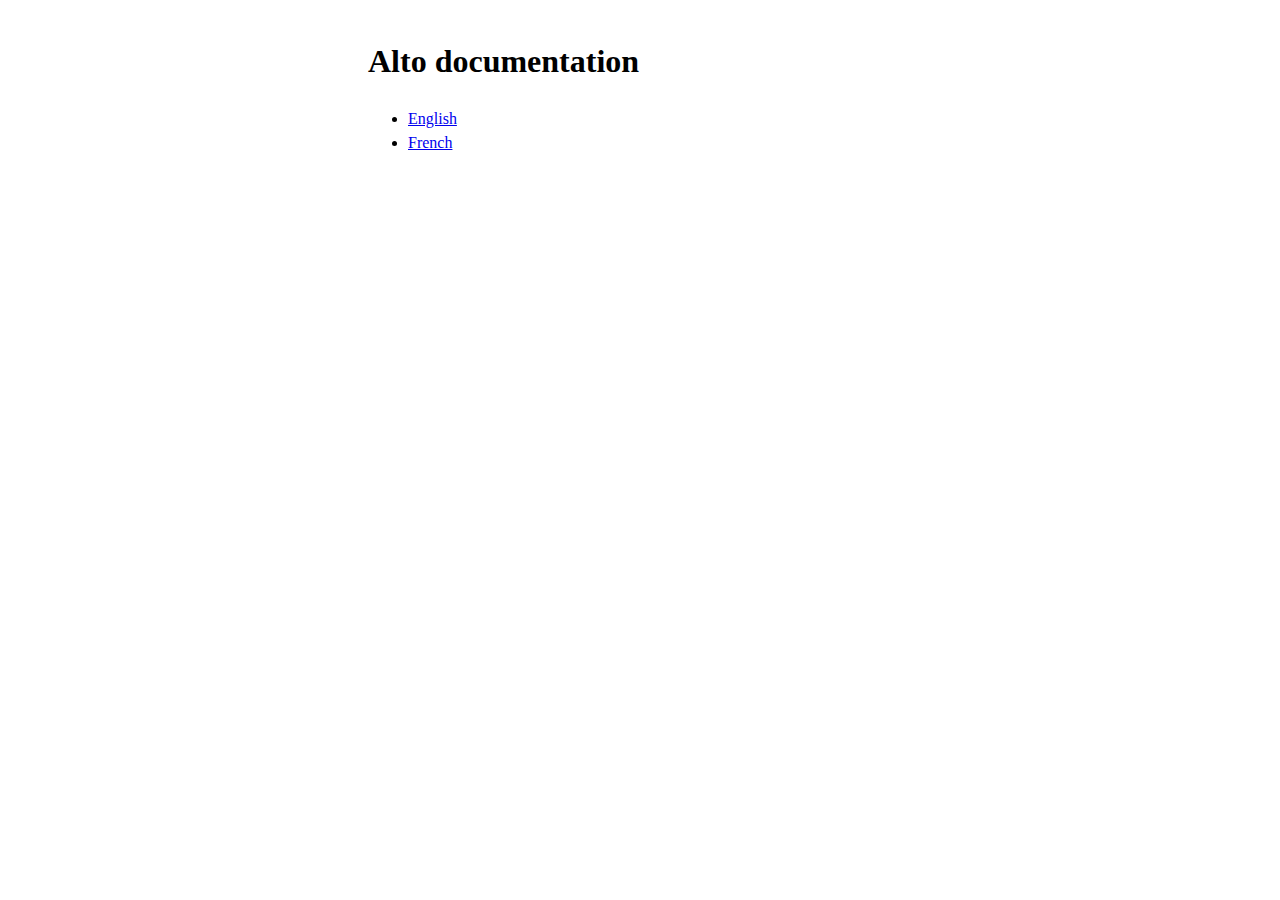
<file: index.html>
<!DOCTYPE html>
<html>
    <head>
        <title>Alto documentation</title>
        <link rel="stylesheet" href="style.css">
    </head>
    <body>
        <h1>Alto documentation</h1>

        <ul>
            <li><a href="en/">English</a></li>
            <li><a href="fr/">French</a></li>
        </ul>
    </body>
</html>
</file>
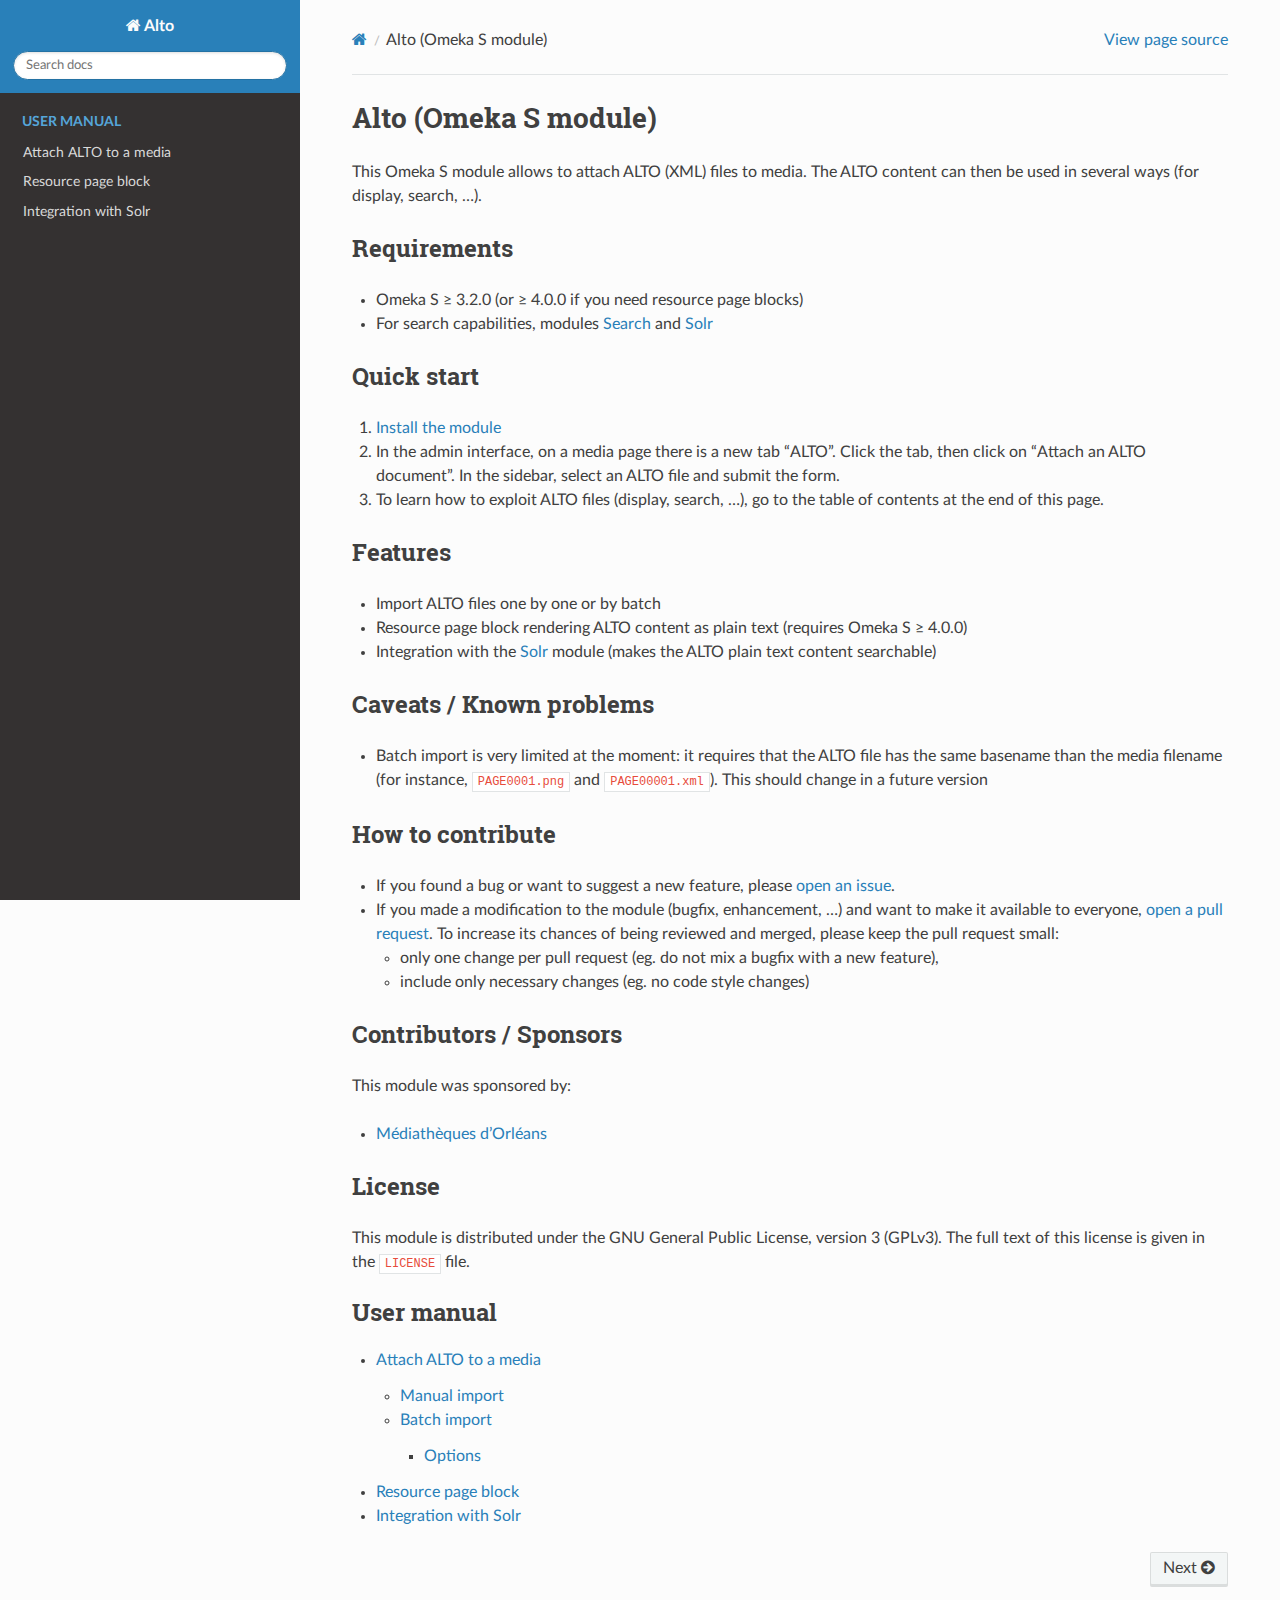
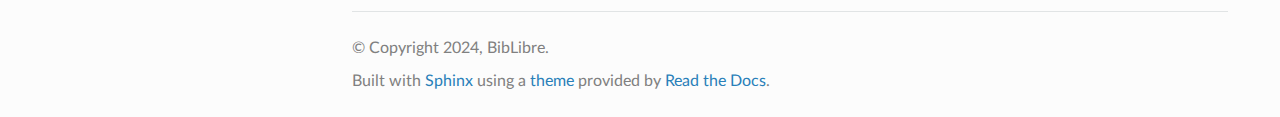
<file: en/index.html>
<!DOCTYPE html>
<html class="writer-html5" lang="en" data-content_root="./">
<head>
  <meta charset="utf-8" /><meta name="viewport" content="width=device-width, initial-scale=1" />

  <meta name="viewport" content="width=device-width, initial-scale=1.0" />
  <title>Alto (Omeka S module) &mdash; Alto  documentation</title>
      <link rel="stylesheet" type="text/css" href="_static/pygments.css?v=80d5e7a1" />
      <link rel="stylesheet" type="text/css" href="_static/css/theme.css?v=e59714d7" />
      <link rel="stylesheet" type="text/css" href="_static/css/custom.css?v=e9c544c0" />

  
      <script src="_static/jquery.js?v=5d32c60e"></script>
      <script src="_static/_sphinx_javascript_frameworks_compat.js?v=2cd50e6c"></script>
      <script src="_static/documentation_options.js?v=5929fcd5"></script>
      <script src="_static/doctools.js?v=9bcbadda"></script>
      <script src="_static/sphinx_highlight.js?v=dc90522c"></script>
    <script src="_static/js/theme.js"></script>
    <link rel="index" title="Index" href="genindex.html" />
    <link rel="search" title="Search" href="search.html" />
    <link rel="next" title="Attach ALTO to a media" href="user/attach-alto.html" /> 
</head>

<body class="wy-body-for-nav"> 
  <div class="wy-grid-for-nav">
    <nav data-toggle="wy-nav-shift" class="wy-nav-side">
      <div class="wy-side-scroll">
        <div class="wy-side-nav-search" >

          
          
          <a href="#" class="icon icon-home">
            Alto
          </a>
<div role="search">
  <form id="rtd-search-form" class="wy-form" action="search.html" method="get">
    <input type="text" name="q" placeholder="Search docs" aria-label="Search docs" />
    <input type="hidden" name="check_keywords" value="yes" />
    <input type="hidden" name="area" value="default" />
  </form>
</div>
        </div><div class="wy-menu wy-menu-vertical" data-spy="affix" role="navigation" aria-label="Navigation menu">
              <p class="caption" role="heading"><span class="caption-text">User manual</span></p>
<ul>
<li class="toctree-l1"><a class="reference internal" href="user/attach-alto.html">Attach ALTO to a media</a></li>
<li class="toctree-l1"><a class="reference internal" href="user/resource-page-block.html">Resource page block</a></li>
<li class="toctree-l1"><a class="reference internal" href="user/solr.html">Integration with Solr</a></li>
</ul>

        </div>
      </div>
    </nav>

    <section data-toggle="wy-nav-shift" class="wy-nav-content-wrap"><nav class="wy-nav-top" aria-label="Mobile navigation menu" >
          <i data-toggle="wy-nav-top" class="fa fa-bars"></i>
          <a href="#">Alto</a>
      </nav>

      <div class="wy-nav-content">
        <div class="rst-content">
          <div role="navigation" aria-label="Page navigation">
  <ul class="wy-breadcrumbs">
      <li><a href="#" class="icon icon-home" aria-label="Home"></a></li>
      <li class="breadcrumb-item active">Alto (Omeka S module)</li>
      <li class="wy-breadcrumbs-aside">
            <a href="_sources/index.rst.txt" rel="nofollow"> View page source</a>
      </li>
  </ul>
  <hr/>
</div>
          <div role="main" class="document" itemscope="itemscope" itemtype="http://schema.org/Article">
           <div itemprop="articleBody">
             
  <section id="alto-omeka-s-module">
<h1>Alto (Omeka S module)<a class="headerlink" href="#alto-omeka-s-module" title="Link to this heading"></a></h1>
<p>This Omeka S module allows to attach ALTO (XML) files to media. The ALTO
content can then be used in several ways (for display, search, …).</p>
<section id="requirements">
<h2>Requirements<a class="headerlink" href="#requirements" title="Link to this heading"></a></h2>
<ul class="simple">
<li><p>Omeka S ≥ 3.2.0 (or ≥ 4.0.0 if you need resource page blocks)</p></li>
<li><p>For search capabilities, modules
<a class="reference external" href="https://github.com/biblibre/omeka-s-module-Search">Search</a> and
<a class="reference external" href="https://github.com/biblibre/omeka-s-module-Solr">Solr</a></p></li>
</ul>
</section>
<section id="quick-start">
<h2>Quick start<a class="headerlink" href="#quick-start" title="Link to this heading"></a></h2>
<ol class="arabic simple">
<li><p><a class="reference external" href="https://omeka.org/s/docs/user-manual/modules/#adding-modules-to-omeka-s">Install the
module</a></p></li>
<li><p>In the admin interface, on a media page there is a new tab “ALTO”.
Click the tab, then click on “Attach an ALTO document”. In the
sidebar, select an ALTO file and submit the form.</p></li>
<li><p>To learn how to exploit ALTO files (display, search, …), go to the table
of contents at the end of this page.</p></li>
</ol>
</section>
<section id="features">
<h2>Features<a class="headerlink" href="#features" title="Link to this heading"></a></h2>
<ul class="simple">
<li><p>Import ALTO files one by one or by batch</p></li>
<li><p>Resource page block rendering ALTO content as plain text (requires
Omeka S ≥ 4.0.0)</p></li>
<li><p>Integration with the
<a class="reference external" href="https://github.com/biblibre/omeka-s-module-Solr">Solr</a> module
(makes the ALTO plain text content searchable)</p></li>
</ul>
</section>
<section id="caveats-known-problems">
<h2>Caveats / Known problems<a class="headerlink" href="#caveats-known-problems" title="Link to this heading"></a></h2>
<ul class="simple">
<li><p>Batch import is very limited at the moment: it requires that the ALTO
file has the same basename than the media filename (for instance,
<code class="docutils literal notranslate"><span class="pre">PAGE0001.png</span></code> and <code class="docutils literal notranslate"><span class="pre">PAGE00001.xml</span></code>). This should change in a
future version</p></li>
</ul>
</section>
<section id="how-to-contribute">
<h2>How to contribute<a class="headerlink" href="#how-to-contribute" title="Link to this heading"></a></h2>
<ul class="simple">
<li><p>If you found a bug or want to suggest a new feature, please <a class="reference external" href="https://github.com/biblibre/omeka-s-module-Alto/issues/new">open an
issue</a>.</p></li>
<li><p>If you made a modification to the module (bugfix, enhancement, …)
and want to make it available to everyone, <a class="reference external" href="https://docs.github.com/en/pull-requests/collaborating-with-pull-requests/proposing-changes-to-your-work-with-pull-requests/creating-a-pull-request">open a pull
request</a>.
To increase its chances of being reviewed and merged, please keep the
pull request small:</p>
<ul>
<li><p>only one change per pull request (eg. do not mix a bugfix with a
new feature),</p></li>
<li><p>include only necessary changes (eg. no code style changes)</p></li>
</ul>
</li>
</ul>
</section>
<section id="contributors-sponsors">
<h2>Contributors / Sponsors<a class="headerlink" href="#contributors-sponsors" title="Link to this heading"></a></h2>
<p>This module was sponsored by:</p>
<ul class="simple">
<li><p><a class="reference external" href="https://mediatheques.orleans.fr/">Médiathèques d’Orléans</a></p></li>
</ul>
</section>
<section id="license">
<h2>License<a class="headerlink" href="#license" title="Link to this heading"></a></h2>
<p>This module is distributed under the GNU General Public License, version
3 (GPLv3). The full text of this license is given in the <code class="docutils literal notranslate"><span class="pre">LICENSE</span></code>
file.</p>
<div class="toctree-wrapper compound">
<p class="caption" role="heading"><span class="caption-text">User manual</span></p>
<ul>
<li class="toctree-l1"><a class="reference internal" href="user/attach-alto.html">Attach ALTO to a media</a><ul>
<li class="toctree-l2"><a class="reference internal" href="user/attach-alto.html#manual-import">Manual import</a></li>
<li class="toctree-l2"><a class="reference internal" href="user/attach-alto.html#batch-import">Batch import</a><ul>
<li class="toctree-l3"><a class="reference internal" href="user/attach-alto.html#options">Options</a></li>
</ul>
</li>
</ul>
</li>
<li class="toctree-l1"><a class="reference internal" href="user/resource-page-block.html">Resource page block</a></li>
<li class="toctree-l1"><a class="reference internal" href="user/solr.html">Integration with Solr</a></li>
</ul>
</div>
</section>
</section>


           </div>
          </div>
          <footer><div class="rst-footer-buttons" role="navigation" aria-label="Footer">
        <a href="user/attach-alto.html" class="btn btn-neutral float-right" title="Attach ALTO to a media" accesskey="n" rel="next">Next <span class="fa fa-arrow-circle-right" aria-hidden="true"></span></a>
    </div>

  <hr/>

  <div role="contentinfo">
    <p>&#169; Copyright 2024, BibLibre.</p>
  </div>

  Built with <a href="https://www.sphinx-doc.org/">Sphinx</a> using a
    <a href="https://github.com/readthedocs/sphinx_rtd_theme">theme</a>
    provided by <a href="https://readthedocs.org">Read the Docs</a>.
   

</footer>
        </div>
      </div>
    </section>
  </div>
  <script>
      jQuery(function () {
          SphinxRtdTheme.Navigation.enable(true);
      });
  </script> 

</body>
</html>
</file>
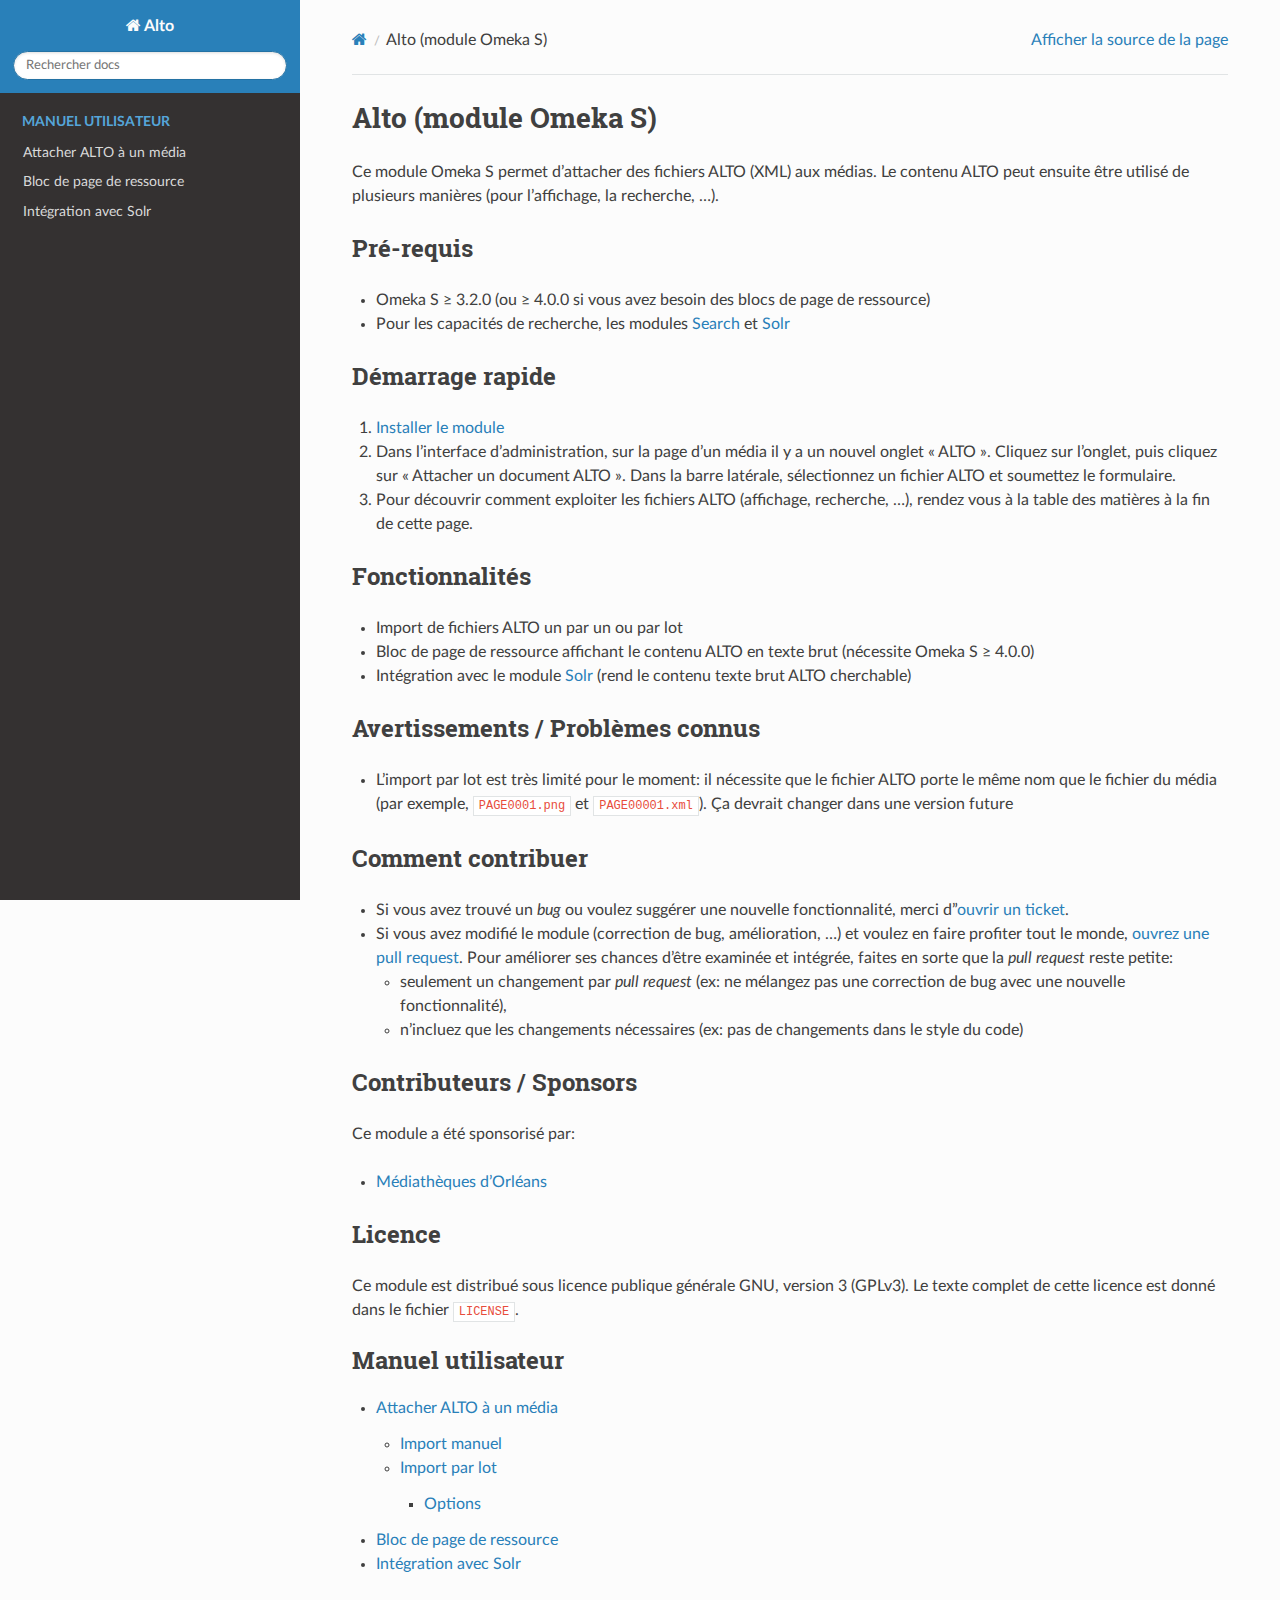
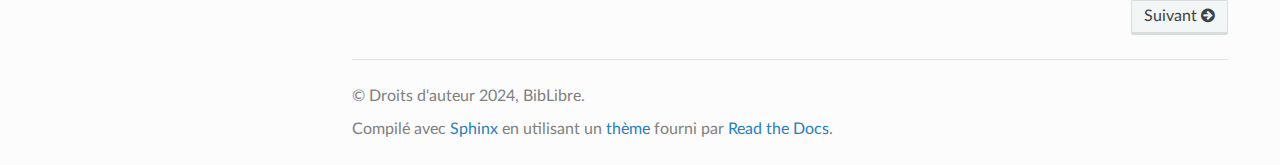
<file: fr/index.html>
<!DOCTYPE html>
<html class="writer-html5" lang="fr" data-content_root="./">
<head>
  <meta charset="utf-8" /><meta name="viewport" content="width=device-width, initial-scale=1" />

  <meta name="viewport" content="width=device-width, initial-scale=1.0" />
  <title>Alto (module Omeka S) &mdash; Documentation Alto </title>
      <link rel="stylesheet" type="text/css" href="_static/pygments.css?v=80d5e7a1" />
      <link rel="stylesheet" type="text/css" href="_static/css/theme.css?v=e59714d7" />
      <link rel="stylesheet" type="text/css" href="_static/css/custom.css?v=e9c544c0" />

  
      <script src="_static/jquery.js?v=5d32c60e"></script>
      <script src="_static/_sphinx_javascript_frameworks_compat.js?v=2cd50e6c"></script>
      <script src="_static/documentation_options.js?v=d1a510d7"></script>
      <script src="_static/doctools.js?v=9bcbadda"></script>
      <script src="_static/sphinx_highlight.js?v=dc90522c"></script>
      <script src="_static/translations.js?v=e6b791cb"></script>
    <script src="_static/js/theme.js"></script>
    <link rel="index" title="Index" href="genindex.html" />
    <link rel="search" title="Recherche" href="search.html" />
    <link rel="next" title="Attacher ALTO à un média" href="user/attach-alto.html" /> 
</head>

<body class="wy-body-for-nav"> 
  <div class="wy-grid-for-nav">
    <nav data-toggle="wy-nav-shift" class="wy-nav-side">
      <div class="wy-side-scroll">
        <div class="wy-side-nav-search" >

          
          
          <a href="#" class="icon icon-home">
            Alto
          </a>
<div role="search">
  <form id="rtd-search-form" class="wy-form" action="search.html" method="get">
    <input type="text" name="q" placeholder="Rechercher docs" aria-label="Rechercher docs" />
    <input type="hidden" name="check_keywords" value="yes" />
    <input type="hidden" name="area" value="default" />
  </form>
</div>
        </div><div class="wy-menu wy-menu-vertical" data-spy="affix" role="navigation" aria-label="Navigation menu">
              <p class="caption" role="heading"><span class="caption-text">Manuel utilisateur</span></p>
<ul>
<li class="toctree-l1"><a class="reference internal" href="user/attach-alto.html">Attacher ALTO à un média</a></li>
<li class="toctree-l1"><a class="reference internal" href="user/resource-page-block.html">Bloc de page de ressource</a></li>
<li class="toctree-l1"><a class="reference internal" href="user/solr.html">Intégration avec Solr</a></li>
</ul>

        </div>
      </div>
    </nav>

    <section data-toggle="wy-nav-shift" class="wy-nav-content-wrap"><nav class="wy-nav-top" aria-label="Mobile navigation menu" >
          <i data-toggle="wy-nav-top" class="fa fa-bars"></i>
          <a href="#">Alto</a>
      </nav>

      <div class="wy-nav-content">
        <div class="rst-content">
          <div role="navigation" aria-label="Page navigation">
  <ul class="wy-breadcrumbs">
      <li><a href="#" class="icon icon-home" aria-label="Home"></a></li>
      <li class="breadcrumb-item active">Alto (module Omeka S)</li>
      <li class="wy-breadcrumbs-aside">
            <a href="_sources/index.rst.txt" rel="nofollow"> Afficher la source de la page</a>
      </li>
  </ul>
  <hr/>
</div>
          <div role="main" class="document" itemscope="itemscope" itemtype="http://schema.org/Article">
           <div itemprop="articleBody">
             
  <section id="alto-omeka-s-module">
<h1>Alto (module Omeka S)<a class="headerlink" href="#alto-omeka-s-module" title="Lien vers cette rubrique"></a></h1>
<p>Ce module Omeka S permet d’attacher des fichiers ALTO (XML) aux médias. Le contenu ALTO peut ensuite être utilisé de plusieurs manières (pour l’affichage, la recherche, …).</p>
<section id="requirements">
<h2>Pré-requis<a class="headerlink" href="#requirements" title="Lien vers cette rubrique"></a></h2>
<ul class="simple">
<li><p>Omeka S ≥ 3.2.0 (ou ≥ 4.0.0 si vous avez besoin des blocs de page de ressource)</p></li>
<li><p>Pour les capacités de recherche, les modules <a class="reference external" href="https://github.com/biblibre/omeka-s-module-Search">Search</a> et <a class="reference external" href="https://github.com/biblibre/omeka-s-module-Solr">Solr</a></p></li>
</ul>
</section>
<section id="quick-start">
<h2>Démarrage rapide<a class="headerlink" href="#quick-start" title="Lien vers cette rubrique"></a></h2>
<ol class="arabic simple">
<li><p><a class="reference external" href="https://omeka.org/s/docs/user-manual/modules/#adding-modules-to-omeka-s">Installer le module</a></p></li>
<li><p>Dans l’interface d’administration, sur la page d’un média il y a un nouvel onglet « ALTO ». Cliquez sur l’onglet, puis cliquez sur « Attacher un document ALTO ». Dans la barre latérale, sélectionnez un fichier ALTO et soumettez le formulaire.</p></li>
<li><p>Pour découvrir comment exploiter les fichiers ALTO (affichage, recherche, …), rendez vous à la table des matières à la fin de cette page.</p></li>
</ol>
</section>
<section id="features">
<h2>Fonctionnalités<a class="headerlink" href="#features" title="Lien vers cette rubrique"></a></h2>
<ul class="simple">
<li><p>Import de fichiers ALTO un par un ou par lot</p></li>
<li><p>Bloc de page de ressource affichant le contenu ALTO en texte brut (nécessite Omeka S ≥ 4.0.0)</p></li>
<li><p>Intégration avec le module <a class="reference external" href="https://github.com/biblibre/omeka-s-module-Solr">Solr</a> (rend le contenu texte brut ALTO cherchable)</p></li>
</ul>
</section>
<section id="caveats-known-problems">
<h2>Avertissements / Problèmes connus<a class="headerlink" href="#caveats-known-problems" title="Lien vers cette rubrique"></a></h2>
<ul class="simple">
<li><p>L’import par lot est très limité pour le moment: il nécessite que le fichier ALTO porte le même nom que le fichier du média (par exemple, <code class="docutils literal notranslate"><span class="pre">PAGE0001.png</span></code> et <code class="docutils literal notranslate"><span class="pre">PAGE00001.xml</span></code>). Ça devrait changer dans une version future</p></li>
</ul>
</section>
<section id="how-to-contribute">
<h2>Comment contribuer<a class="headerlink" href="#how-to-contribute" title="Lien vers cette rubrique"></a></h2>
<ul class="simple">
<li><p>Si vous avez trouvé un <cite>bug</cite> ou voulez suggérer une nouvelle fonctionnalité, merci d”<a class="reference external" href="https://github.com/biblibre/omeka-s-module-Alto/issues/new">ouvrir un ticket</a>.</p></li>
<li><p>Si vous avez modifié le module (correction de bug, amélioration, …) et voulez en faire profiter tout le monde, <a class="reference external" href="https://docs.github.com/en/pull-requests/collaborating-with-pull-requests/proposing-changes-to-your-work-with-pull-requests/creating-a-pull-request">ouvrez une pull request</a>. Pour améliorer ses chances d’être examinée et intégrée, faites en sorte que la <em>pull request</em> reste petite:</p>
<ul>
<li><p>seulement un changement par <em>pull request</em> (ex: ne mélangez pas une correction de bug avec une nouvelle fonctionnalité),</p></li>
<li><p>n’incluez que les changements nécessaires (ex: pas de changements dans le style du code)</p></li>
</ul>
</li>
</ul>
</section>
<section id="contributors-sponsors">
<h2>Contributeurs / Sponsors<a class="headerlink" href="#contributors-sponsors" title="Lien vers cette rubrique"></a></h2>
<p>Ce module a été sponsorisé par:</p>
<ul class="simple">
<li><p><a class="reference external" href="https://mediatheques.orleans.fr/">Médiathèques d’Orléans</a></p></li>
</ul>
</section>
<section id="license">
<h2>Licence<a class="headerlink" href="#license" title="Lien vers cette rubrique"></a></h2>
<p>Ce module est distribué sous licence publique générale GNU, version 3 (GPLv3). Le texte complet de cette licence est donné dans le fichier <code class="docutils literal notranslate"><span class="pre">LICENSE</span></code>.</p>
<div class="toctree-wrapper compound">
<p class="caption" role="heading"><span class="caption-text">Manuel utilisateur</span></p>
<ul>
<li class="toctree-l1"><a class="reference internal" href="user/attach-alto.html">Attacher ALTO à un média</a><ul>
<li class="toctree-l2"><a class="reference internal" href="user/attach-alto.html#manual-import">Import manuel</a></li>
<li class="toctree-l2"><a class="reference internal" href="user/attach-alto.html#batch-import">Import par lot</a><ul>
<li class="toctree-l3"><a class="reference internal" href="user/attach-alto.html#options">Options</a></li>
</ul>
</li>
</ul>
</li>
<li class="toctree-l1"><a class="reference internal" href="user/resource-page-block.html">Bloc de page de ressource</a></li>
<li class="toctree-l1"><a class="reference internal" href="user/solr.html">Intégration avec Solr</a></li>
</ul>
</div>
</section>
</section>


           </div>
          </div>
          <footer><div class="rst-footer-buttons" role="navigation" aria-label="Pied de page">
        <a href="user/attach-alto.html" class="btn btn-neutral float-right" title="Attacher ALTO à un média" accesskey="n" rel="next">Suivant <span class="fa fa-arrow-circle-right" aria-hidden="true"></span></a>
    </div>

  <hr/>

  <div role="contentinfo">
    <p>&#169; Droits d'auteur 2024, BibLibre.</p>
  </div>

  Compilé avec <a href="https://www.sphinx-doc.org/">Sphinx</a> en utilisant un
    <a href="https://github.com/readthedocs/sphinx_rtd_theme">thème</a>
    fourni par <a href="https://readthedocs.org">Read the Docs</a>.
   

</footer>
        </div>
      </div>
    </section>
  </div>
  <script>
      jQuery(function () {
          SphinxRtdTheme.Navigation.enable(true);
      });
  </script> 

</body>
</html>
</file>
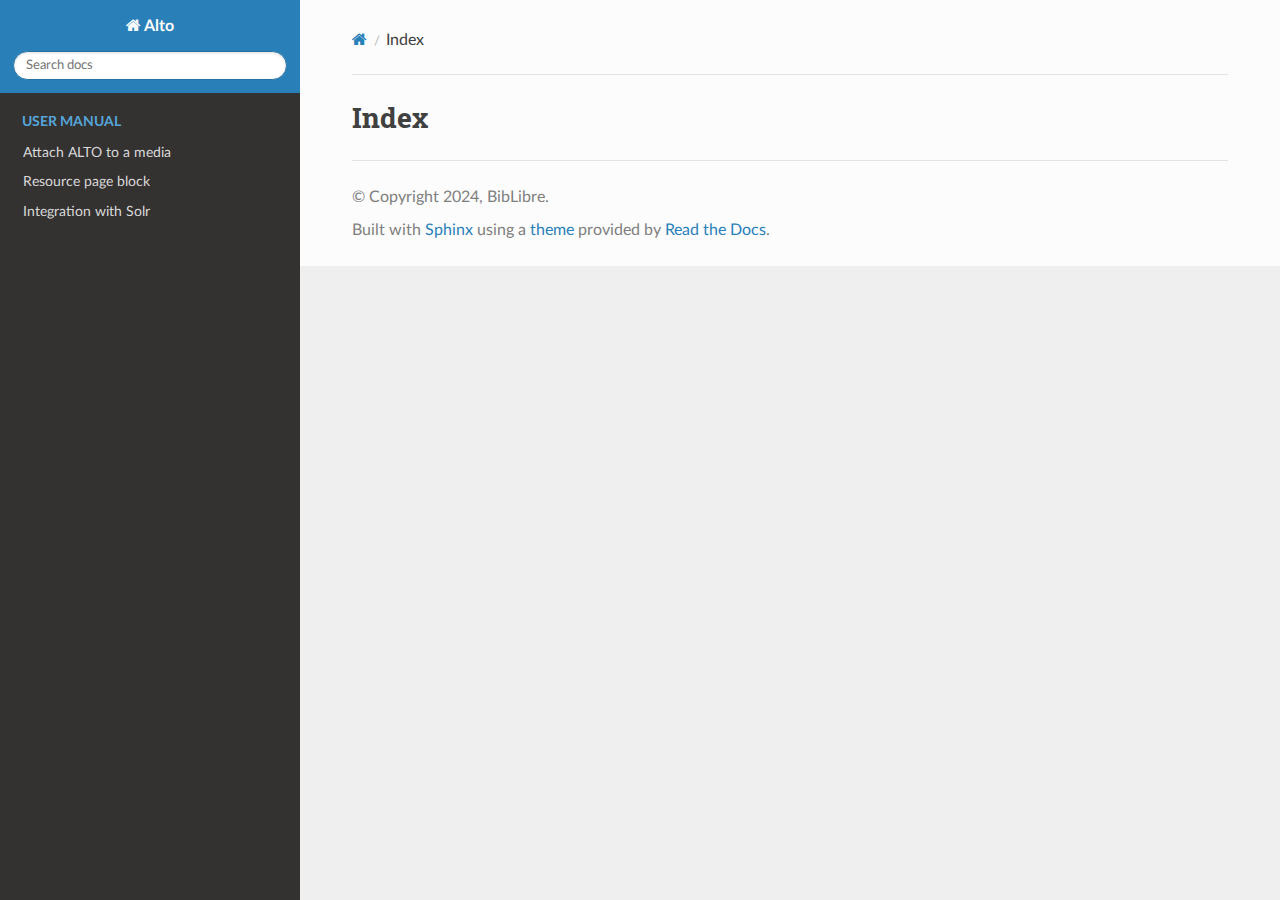
<file: en/genindex.html>
<!DOCTYPE html>
<html class="writer-html5" lang="en" data-content_root="./">
<head>
  <meta charset="utf-8" />
  <meta name="viewport" content="width=device-width, initial-scale=1.0" />
  <title>Index &mdash; Alto  documentation</title>
      <link rel="stylesheet" type="text/css" href="_static/pygments.css?v=80d5e7a1" />
      <link rel="stylesheet" type="text/css" href="_static/css/theme.css?v=e59714d7" />
      <link rel="stylesheet" type="text/css" href="_static/css/custom.css?v=e9c544c0" />

  
      <script src="_static/jquery.js?v=5d32c60e"></script>
      <script src="_static/_sphinx_javascript_frameworks_compat.js?v=2cd50e6c"></script>
      <script src="_static/documentation_options.js?v=5929fcd5"></script>
      <script src="_static/doctools.js?v=9bcbadda"></script>
      <script src="_static/sphinx_highlight.js?v=dc90522c"></script>
    <script src="_static/js/theme.js"></script>
    <link rel="index" title="Index" href="#" />
    <link rel="search" title="Search" href="search.html" /> 
</head>

<body class="wy-body-for-nav"> 
  <div class="wy-grid-for-nav">
    <nav data-toggle="wy-nav-shift" class="wy-nav-side">
      <div class="wy-side-scroll">
        <div class="wy-side-nav-search" >

          
          
          <a href="index.html" class="icon icon-home">
            Alto
          </a>
<div role="search">
  <form id="rtd-search-form" class="wy-form" action="search.html" method="get">
    <input type="text" name="q" placeholder="Search docs" aria-label="Search docs" />
    <input type="hidden" name="check_keywords" value="yes" />
    <input type="hidden" name="area" value="default" />
  </form>
</div>
        </div><div class="wy-menu wy-menu-vertical" data-spy="affix" role="navigation" aria-label="Navigation menu">
              <p class="caption" role="heading"><span class="caption-text">User manual</span></p>
<ul>
<li class="toctree-l1"><a class="reference internal" href="user/attach-alto.html">Attach ALTO to a media</a></li>
<li class="toctree-l1"><a class="reference internal" href="user/resource-page-block.html">Resource page block</a></li>
<li class="toctree-l1"><a class="reference internal" href="user/solr.html">Integration with Solr</a></li>
</ul>

        </div>
      </div>
    </nav>

    <section data-toggle="wy-nav-shift" class="wy-nav-content-wrap"><nav class="wy-nav-top" aria-label="Mobile navigation menu" >
          <i data-toggle="wy-nav-top" class="fa fa-bars"></i>
          <a href="index.html">Alto</a>
      </nav>

      <div class="wy-nav-content">
        <div class="rst-content">
          <div role="navigation" aria-label="Page navigation">
  <ul class="wy-breadcrumbs">
      <li><a href="index.html" class="icon icon-home" aria-label="Home"></a></li>
      <li class="breadcrumb-item active">Index</li>
      <li class="wy-breadcrumbs-aside">
      </li>
  </ul>
  <hr/>
</div>
          <div role="main" class="document" itemscope="itemscope" itemtype="http://schema.org/Article">
           <div itemprop="articleBody">
             

<h1 id="index">Index</h1>

<div class="genindex-jumpbox">
 
</div>


           </div>
          </div>
          <footer>

  <hr/>

  <div role="contentinfo">
    <p>&#169; Copyright 2024, BibLibre.</p>
  </div>

  Built with <a href="https://www.sphinx-doc.org/">Sphinx</a> using a
    <a href="https://github.com/readthedocs/sphinx_rtd_theme">theme</a>
    provided by <a href="https://readthedocs.org">Read the Docs</a>.
   

</footer>
        </div>
      </div>
    </section>
  </div>
  <script>
      jQuery(function () {
          SphinxRtdTheme.Navigation.enable(true);
      });
  </script> 

</body>
</html>
</file>
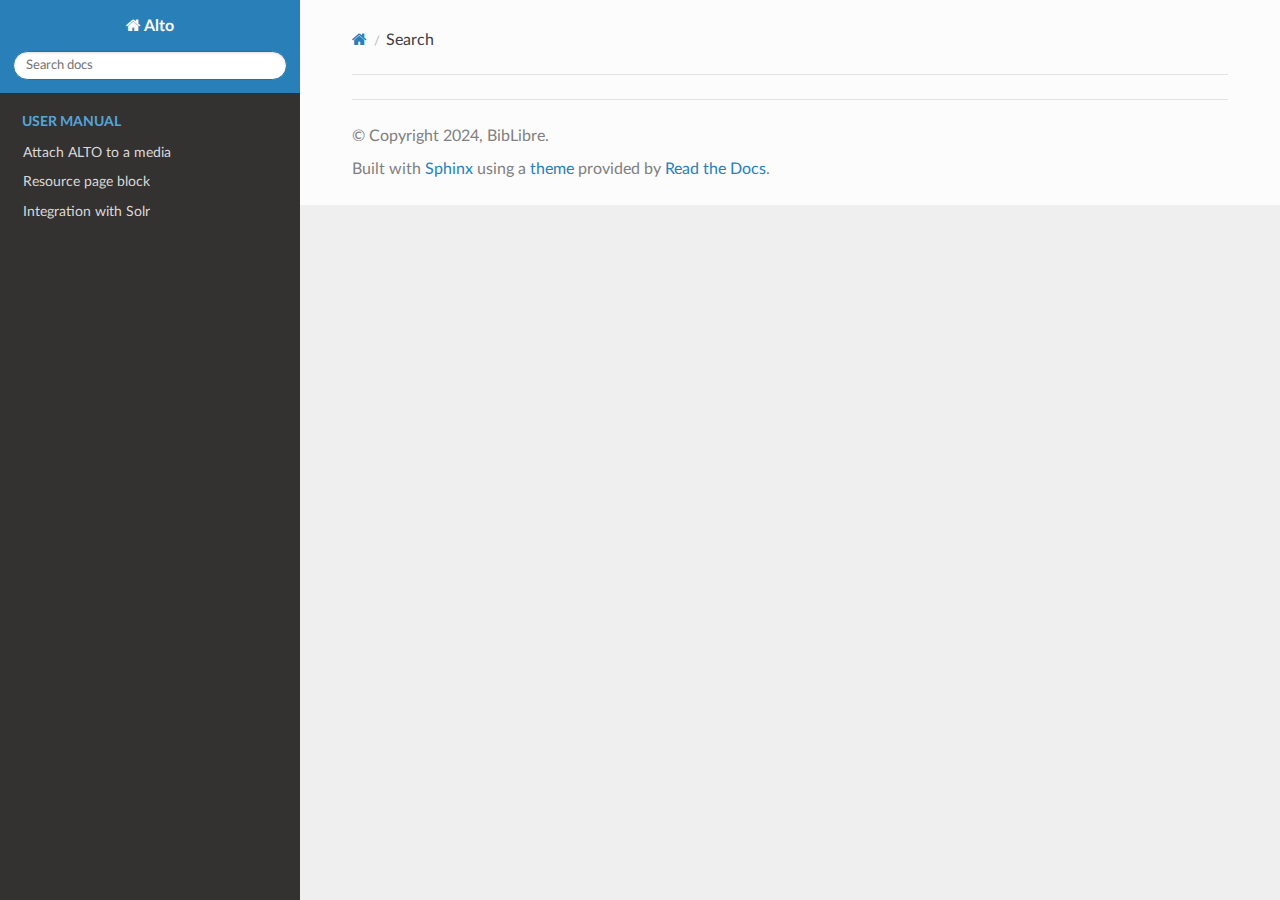
<file: en/search.html>
<!DOCTYPE html>
<html class="writer-html5" lang="en" data-content_root="./">
<head>
  <meta charset="utf-8" />
  <meta name="viewport" content="width=device-width, initial-scale=1.0" />
  <title>Search &mdash; Alto  documentation</title>
      <link rel="stylesheet" type="text/css" href="_static/pygments.css?v=80d5e7a1" />
      <link rel="stylesheet" type="text/css" href="_static/css/theme.css?v=e59714d7" />
      <link rel="stylesheet" type="text/css" href="_static/css/custom.css?v=e9c544c0" />

  
    
      <script src="_static/jquery.js?v=5d32c60e"></script>
      <script src="_static/_sphinx_javascript_frameworks_compat.js?v=2cd50e6c"></script>
      <script src="_static/documentation_options.js?v=5929fcd5"></script>
      <script src="_static/doctools.js?v=9bcbadda"></script>
      <script src="_static/sphinx_highlight.js?v=dc90522c"></script>
    <script src="_static/js/theme.js"></script>
    <script src="_static/searchtools.js"></script>
    <script src="_static/language_data.js"></script>
    <link rel="index" title="Index" href="genindex.html" />
    <link rel="search" title="Search" href="#" /> 
</head>

<body class="wy-body-for-nav"> 
  <div class="wy-grid-for-nav">
    <nav data-toggle="wy-nav-shift" class="wy-nav-side">
      <div class="wy-side-scroll">
        <div class="wy-side-nav-search" >

          
          
          <a href="index.html" class="icon icon-home">
            Alto
          </a>
<div role="search">
  <form id="rtd-search-form" class="wy-form" action="#" method="get">
    <input type="text" name="q" placeholder="Search docs" aria-label="Search docs" />
    <input type="hidden" name="check_keywords" value="yes" />
    <input type="hidden" name="area" value="default" />
  </form>
</div>
        </div><div class="wy-menu wy-menu-vertical" data-spy="affix" role="navigation" aria-label="Navigation menu">
              <p class="caption" role="heading"><span class="caption-text">User manual</span></p>
<ul>
<li class="toctree-l1"><a class="reference internal" href="user/attach-alto.html">Attach ALTO to a media</a></li>
<li class="toctree-l1"><a class="reference internal" href="user/resource-page-block.html">Resource page block</a></li>
<li class="toctree-l1"><a class="reference internal" href="user/solr.html">Integration with Solr</a></li>
</ul>

        </div>
      </div>
    </nav>

    <section data-toggle="wy-nav-shift" class="wy-nav-content-wrap"><nav class="wy-nav-top" aria-label="Mobile navigation menu" >
          <i data-toggle="wy-nav-top" class="fa fa-bars"></i>
          <a href="index.html">Alto</a>
      </nav>

      <div class="wy-nav-content">
        <div class="rst-content">
          <div role="navigation" aria-label="Page navigation">
  <ul class="wy-breadcrumbs">
      <li><a href="index.html" class="icon icon-home" aria-label="Home"></a></li>
      <li class="breadcrumb-item active">Search</li>
      <li class="wy-breadcrumbs-aside">
      </li>
  </ul>
  <hr/>
</div>
          <div role="main" class="document" itemscope="itemscope" itemtype="http://schema.org/Article">
           <div itemprop="articleBody">
             
  <noscript>
  <div id="fallback" class="admonition warning">
    <p class="last">
      Please activate JavaScript to enable the search functionality.
    </p>
  </div>
  </noscript>

  
  <div id="search-results">
  
  </div>

           </div>
          </div>
          <footer>

  <hr/>

  <div role="contentinfo">
    <p>&#169; Copyright 2024, BibLibre.</p>
  </div>

  Built with <a href="https://www.sphinx-doc.org/">Sphinx</a> using a
    <a href="https://github.com/readthedocs/sphinx_rtd_theme">theme</a>
    provided by <a href="https://readthedocs.org">Read the Docs</a>.
   

</footer>
        </div>
      </div>
    </section>
  </div>
  <script>
      jQuery(function () {
          SphinxRtdTheme.Navigation.enable(true);
      });
  </script>
  <script>
    jQuery(function() { Search.loadIndex("searchindex.js"); });
  </script>
  
  <script id="searchindexloader"></script>
   


</body>
</html>
</file>
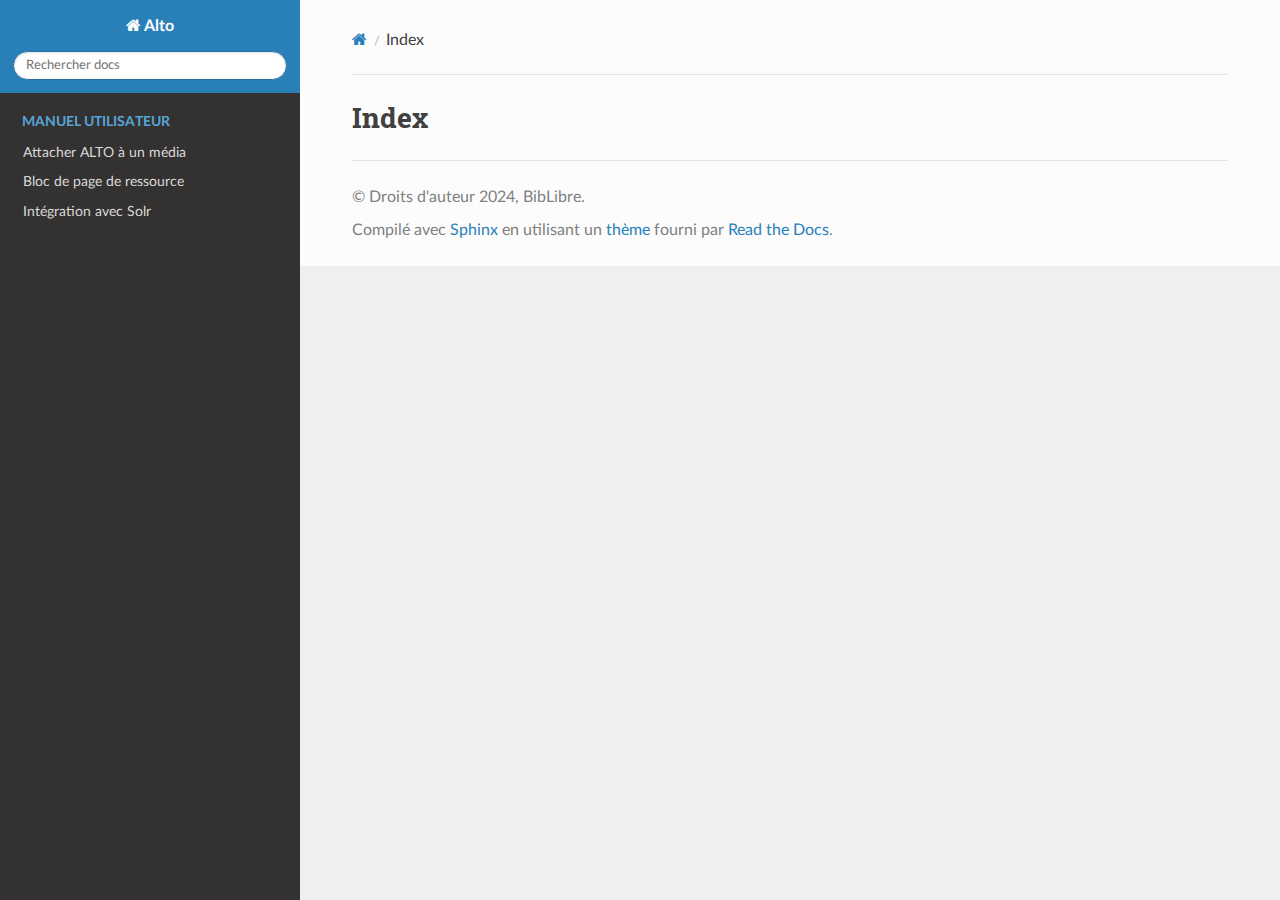
<file: fr/genindex.html>
<!DOCTYPE html>
<html class="writer-html5" lang="fr" data-content_root="./">
<head>
  <meta charset="utf-8" />
  <meta name="viewport" content="width=device-width, initial-scale=1.0" />
  <title>Index &mdash; Documentation Alto </title>
      <link rel="stylesheet" type="text/css" href="_static/pygments.css?v=80d5e7a1" />
      <link rel="stylesheet" type="text/css" href="_static/css/theme.css?v=e59714d7" />
      <link rel="stylesheet" type="text/css" href="_static/css/custom.css?v=e9c544c0" />

  
      <script src="_static/jquery.js?v=5d32c60e"></script>
      <script src="_static/_sphinx_javascript_frameworks_compat.js?v=2cd50e6c"></script>
      <script src="_static/documentation_options.js?v=d1a510d7"></script>
      <script src="_static/doctools.js?v=9bcbadda"></script>
      <script src="_static/sphinx_highlight.js?v=dc90522c"></script>
      <script src="_static/translations.js?v=e6b791cb"></script>
    <script src="_static/js/theme.js"></script>
    <link rel="index" title="Index" href="#" />
    <link rel="search" title="Recherche" href="search.html" /> 
</head>

<body class="wy-body-for-nav"> 
  <div class="wy-grid-for-nav">
    <nav data-toggle="wy-nav-shift" class="wy-nav-side">
      <div class="wy-side-scroll">
        <div class="wy-side-nav-search" >

          
          
          <a href="index.html" class="icon icon-home">
            Alto
          </a>
<div role="search">
  <form id="rtd-search-form" class="wy-form" action="search.html" method="get">
    <input type="text" name="q" placeholder="Rechercher docs" aria-label="Rechercher docs" />
    <input type="hidden" name="check_keywords" value="yes" />
    <input type="hidden" name="area" value="default" />
  </form>
</div>
        </div><div class="wy-menu wy-menu-vertical" data-spy="affix" role="navigation" aria-label="Navigation menu">
              <p class="caption" role="heading"><span class="caption-text">Manuel utilisateur</span></p>
<ul>
<li class="toctree-l1"><a class="reference internal" href="user/attach-alto.html">Attacher ALTO à un média</a></li>
<li class="toctree-l1"><a class="reference internal" href="user/resource-page-block.html">Bloc de page de ressource</a></li>
<li class="toctree-l1"><a class="reference internal" href="user/solr.html">Intégration avec Solr</a></li>
</ul>

        </div>
      </div>
    </nav>

    <section data-toggle="wy-nav-shift" class="wy-nav-content-wrap"><nav class="wy-nav-top" aria-label="Mobile navigation menu" >
          <i data-toggle="wy-nav-top" class="fa fa-bars"></i>
          <a href="index.html">Alto</a>
      </nav>

      <div class="wy-nav-content">
        <div class="rst-content">
          <div role="navigation" aria-label="Page navigation">
  <ul class="wy-breadcrumbs">
      <li><a href="index.html" class="icon icon-home" aria-label="Home"></a></li>
      <li class="breadcrumb-item active">Index</li>
      <li class="wy-breadcrumbs-aside">
      </li>
  </ul>
  <hr/>
</div>
          <div role="main" class="document" itemscope="itemscope" itemtype="http://schema.org/Article">
           <div itemprop="articleBody">
             

<h1 id="index">Index</h1>

<div class="genindex-jumpbox">
 
</div>


           </div>
          </div>
          <footer>

  <hr/>

  <div role="contentinfo">
    <p>&#169; Droits d'auteur 2024, BibLibre.</p>
  </div>

  Compilé avec <a href="https://www.sphinx-doc.org/">Sphinx</a> en utilisant un
    <a href="https://github.com/readthedocs/sphinx_rtd_theme">thème</a>
    fourni par <a href="https://readthedocs.org">Read the Docs</a>.
   

</footer>
        </div>
      </div>
    </section>
  </div>
  <script>
      jQuery(function () {
          SphinxRtdTheme.Navigation.enable(true);
      });
  </script> 

</body>
</html>
</file>
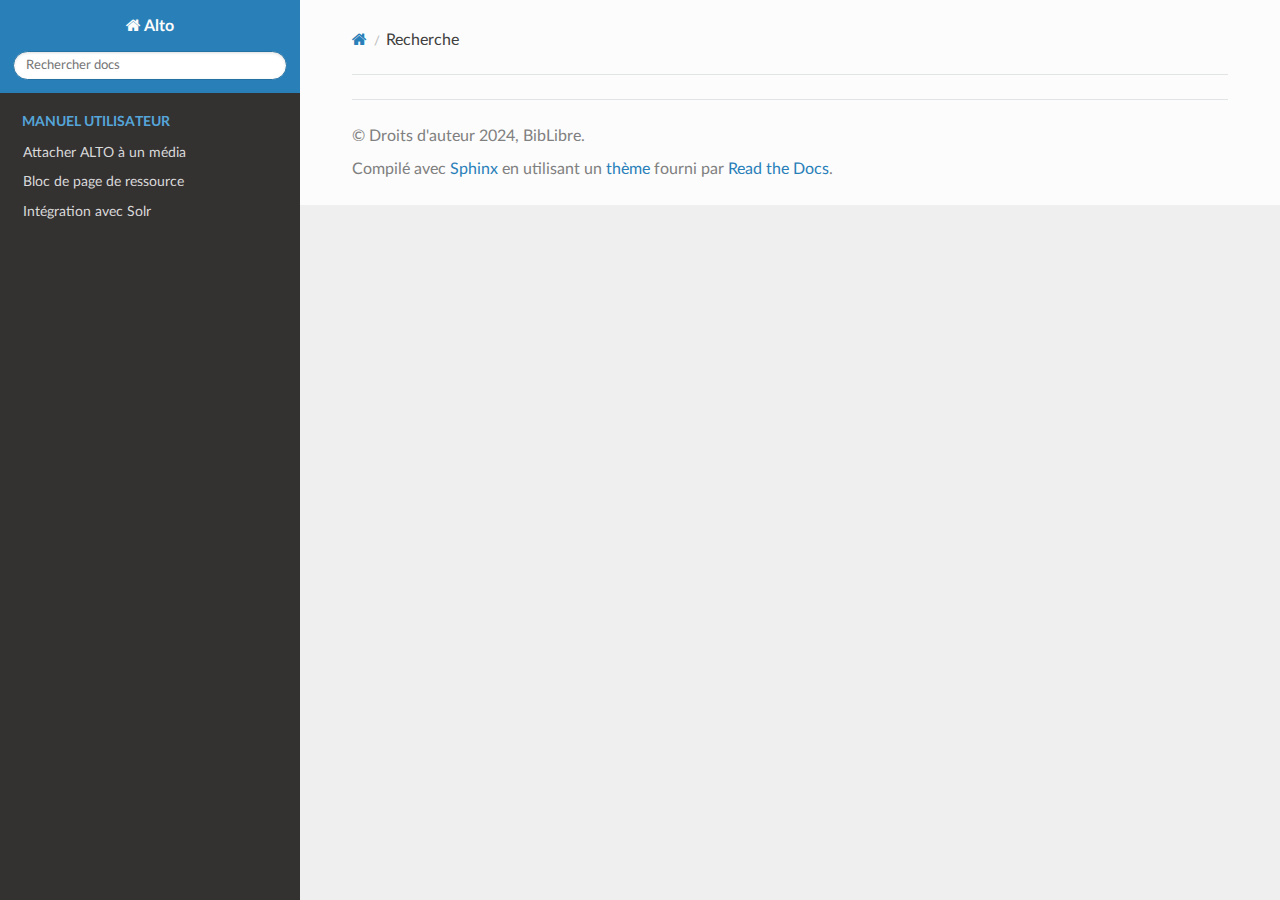
<file: fr/search.html>
<!DOCTYPE html>
<html class="writer-html5" lang="fr" data-content_root="./">
<head>
  <meta charset="utf-8" />
  <meta name="viewport" content="width=device-width, initial-scale=1.0" />
  <title>Recherche &mdash; Documentation Alto </title>
      <link rel="stylesheet" type="text/css" href="_static/pygments.css?v=80d5e7a1" />
      <link rel="stylesheet" type="text/css" href="_static/css/theme.css?v=e59714d7" />
      <link rel="stylesheet" type="text/css" href="_static/css/custom.css?v=e9c544c0" />

  
    
      <script src="_static/jquery.js?v=5d32c60e"></script>
      <script src="_static/_sphinx_javascript_frameworks_compat.js?v=2cd50e6c"></script>
      <script src="_static/documentation_options.js?v=d1a510d7"></script>
      <script src="_static/doctools.js?v=9bcbadda"></script>
      <script src="_static/sphinx_highlight.js?v=dc90522c"></script>
      <script src="_static/translations.js?v=e6b791cb"></script>
    <script src="_static/js/theme.js"></script>
    <script src="_static/searchtools.js"></script>
    <script src="_static/language_data.js"></script>
    <link rel="index" title="Index" href="genindex.html" />
    <link rel="search" title="Recherche" href="#" /> 
</head>

<body class="wy-body-for-nav"> 
  <div class="wy-grid-for-nav">
    <nav data-toggle="wy-nav-shift" class="wy-nav-side">
      <div class="wy-side-scroll">
        <div class="wy-side-nav-search" >

          
          
          <a href="index.html" class="icon icon-home">
            Alto
          </a>
<div role="search">
  <form id="rtd-search-form" class="wy-form" action="#" method="get">
    <input type="text" name="q" placeholder="Rechercher docs" aria-label="Rechercher docs" />
    <input type="hidden" name="check_keywords" value="yes" />
    <input type="hidden" name="area" value="default" />
  </form>
</div>
        </div><div class="wy-menu wy-menu-vertical" data-spy="affix" role="navigation" aria-label="Navigation menu">
              <p class="caption" role="heading"><span class="caption-text">Manuel utilisateur</span></p>
<ul>
<li class="toctree-l1"><a class="reference internal" href="user/attach-alto.html">Attacher ALTO à un média</a></li>
<li class="toctree-l1"><a class="reference internal" href="user/resource-page-block.html">Bloc de page de ressource</a></li>
<li class="toctree-l1"><a class="reference internal" href="user/solr.html">Intégration avec Solr</a></li>
</ul>

        </div>
      </div>
    </nav>

    <section data-toggle="wy-nav-shift" class="wy-nav-content-wrap"><nav class="wy-nav-top" aria-label="Mobile navigation menu" >
          <i data-toggle="wy-nav-top" class="fa fa-bars"></i>
          <a href="index.html">Alto</a>
      </nav>

      <div class="wy-nav-content">
        <div class="rst-content">
          <div role="navigation" aria-label="Page navigation">
  <ul class="wy-breadcrumbs">
      <li><a href="index.html" class="icon icon-home" aria-label="Home"></a></li>
      <li class="breadcrumb-item active">Recherche</li>
      <li class="wy-breadcrumbs-aside">
      </li>
  </ul>
  <hr/>
</div>
          <div role="main" class="document" itemscope="itemscope" itemtype="http://schema.org/Article">
           <div itemprop="articleBody">
             
  <noscript>
  <div id="fallback" class="admonition warning">
    <p class="last">
      Activez JavaScript pour accéder à la fonction de recherche.
    </p>
  </div>
  </noscript>

  
  <div id="search-results">
  
  </div>

           </div>
          </div>
          <footer>

  <hr/>

  <div role="contentinfo">
    <p>&#169; Droits d'auteur 2024, BibLibre.</p>
  </div>

  Compilé avec <a href="https://www.sphinx-doc.org/">Sphinx</a> en utilisant un
    <a href="https://github.com/readthedocs/sphinx_rtd_theme">thème</a>
    fourni par <a href="https://readthedocs.org">Read the Docs</a>.
   

</footer>
        </div>
      </div>
    </section>
  </div>
  <script>
      jQuery(function () {
          SphinxRtdTheme.Navigation.enable(true);
      });
  </script>
  <script>
    jQuery(function() { Search.loadIndex("searchindex.js"); });
  </script>
  
  <script id="searchindexloader"></script>
   


</body>
</html>
</file>
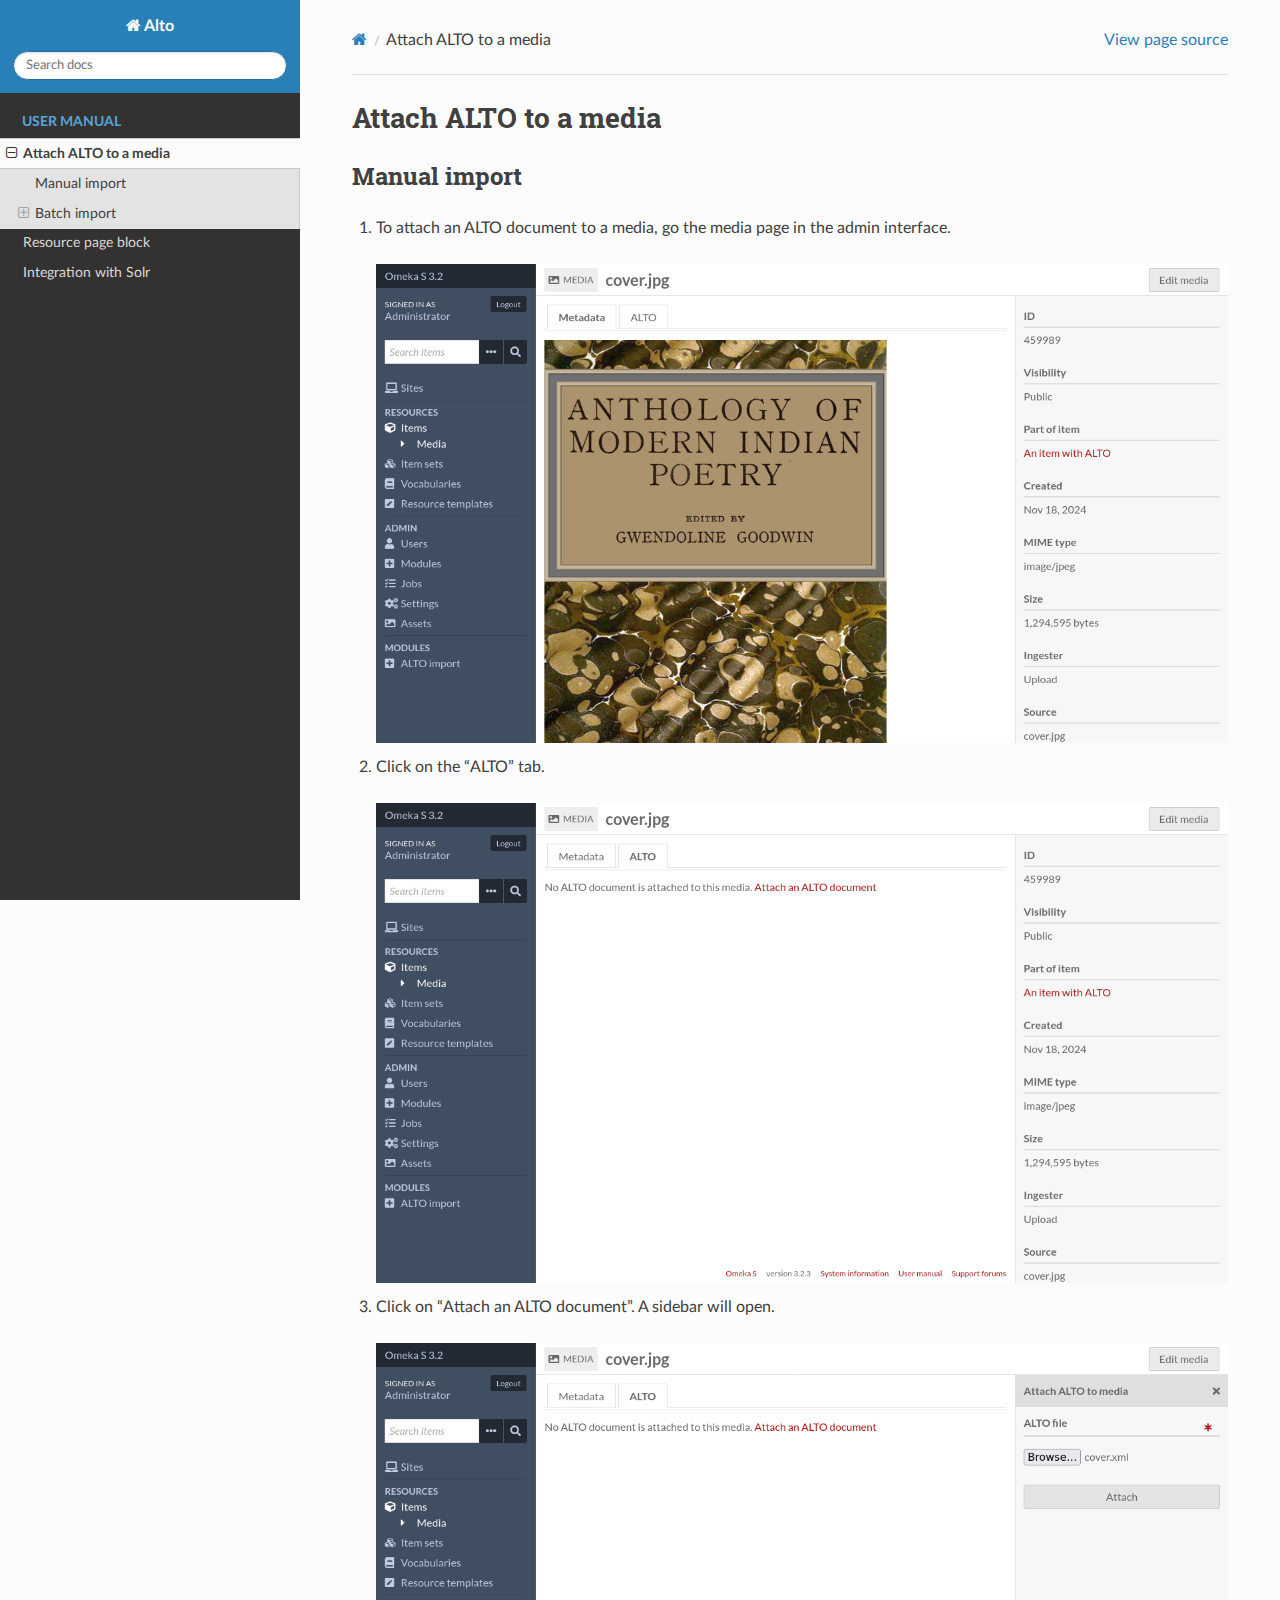
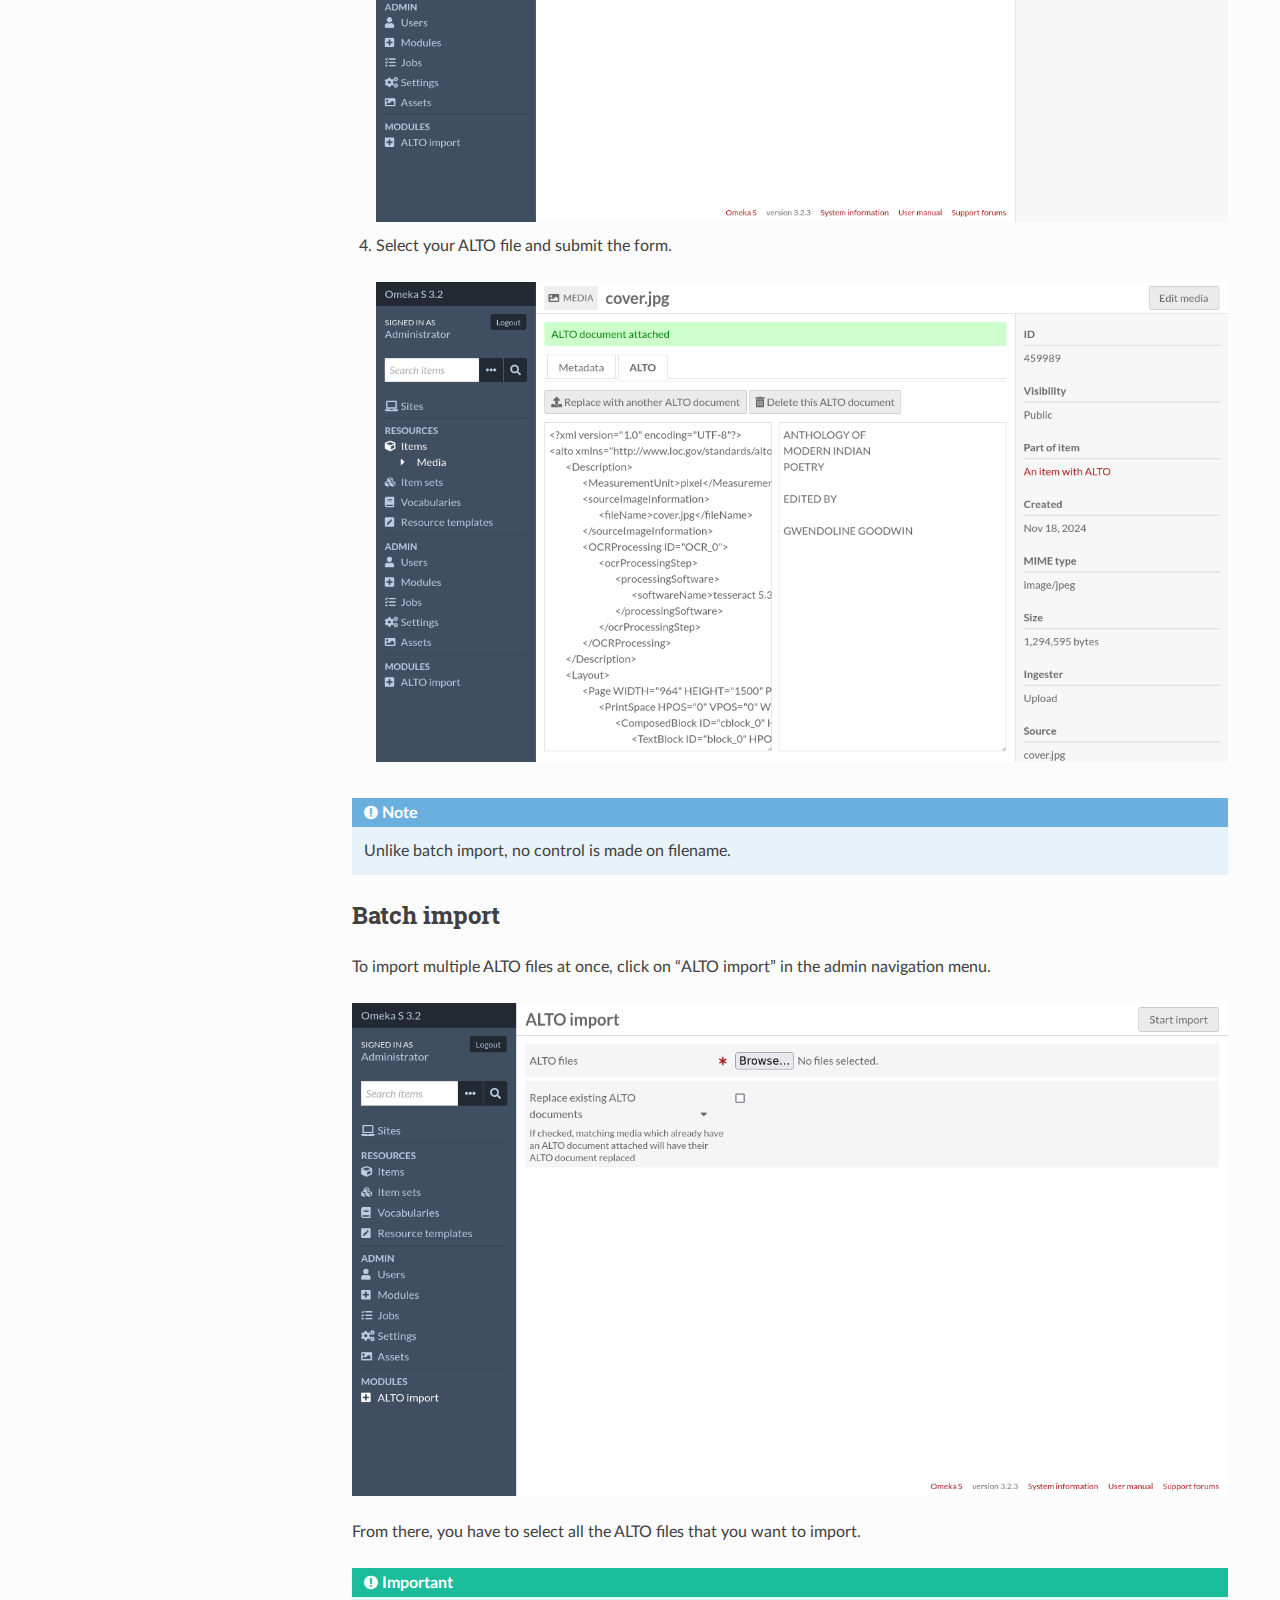
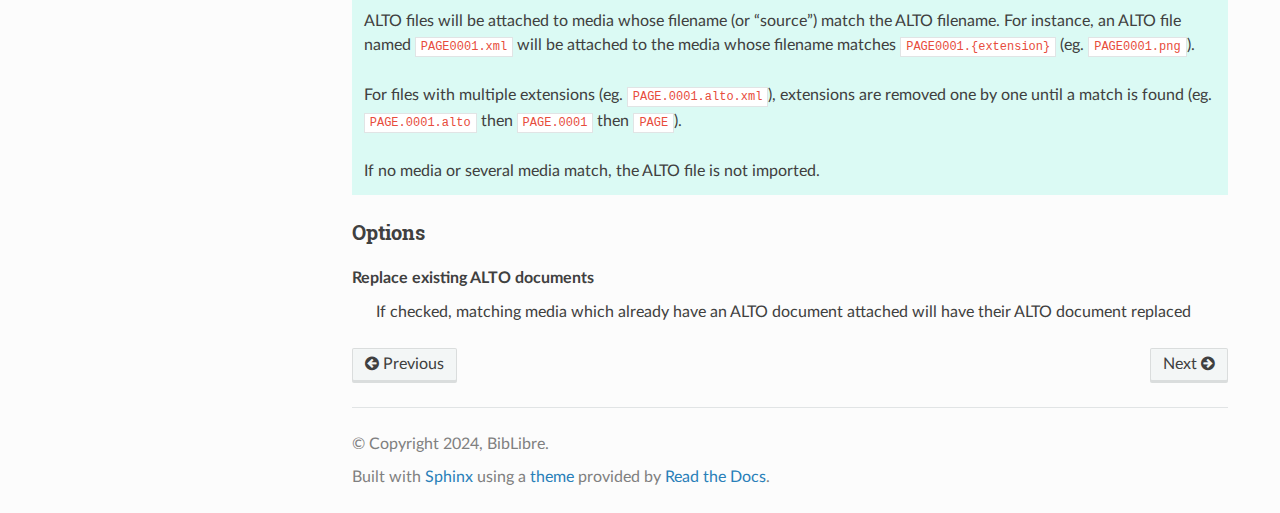
<file: en/user/attach-alto.html>
<!DOCTYPE html>
<html class="writer-html5" lang="en" data-content_root="../">
<head>
  <meta charset="utf-8" /><meta name="viewport" content="width=device-width, initial-scale=1" />

  <meta name="viewport" content="width=device-width, initial-scale=1.0" />
  <title>Attach ALTO to a media &mdash; Alto  documentation</title>
      <link rel="stylesheet" type="text/css" href="../_static/pygments.css?v=80d5e7a1" />
      <link rel="stylesheet" type="text/css" href="../_static/css/theme.css?v=e59714d7" />
      <link rel="stylesheet" type="text/css" href="../_static/css/custom.css?v=e9c544c0" />

  
      <script src="../_static/jquery.js?v=5d32c60e"></script>
      <script src="../_static/_sphinx_javascript_frameworks_compat.js?v=2cd50e6c"></script>
      <script src="../_static/documentation_options.js?v=5929fcd5"></script>
      <script src="../_static/doctools.js?v=9bcbadda"></script>
      <script src="../_static/sphinx_highlight.js?v=dc90522c"></script>
    <script src="../_static/js/theme.js"></script>
    <link rel="index" title="Index" href="../genindex.html" />
    <link rel="search" title="Search" href="../search.html" />
    <link rel="next" title="Resource page block" href="resource-page-block.html" />
    <link rel="prev" title="Alto (Omeka S module)" href="../index.html" /> 
</head>

<body class="wy-body-for-nav"> 
  <div class="wy-grid-for-nav">
    <nav data-toggle="wy-nav-shift" class="wy-nav-side">
      <div class="wy-side-scroll">
        <div class="wy-side-nav-search" >

          
          
          <a href="../index.html" class="icon icon-home">
            Alto
          </a>
<div role="search">
  <form id="rtd-search-form" class="wy-form" action="../search.html" method="get">
    <input type="text" name="q" placeholder="Search docs" aria-label="Search docs" />
    <input type="hidden" name="check_keywords" value="yes" />
    <input type="hidden" name="area" value="default" />
  </form>
</div>
        </div><div class="wy-menu wy-menu-vertical" data-spy="affix" role="navigation" aria-label="Navigation menu">
              <p class="caption" role="heading"><span class="caption-text">User manual</span></p>
<ul class="current">
<li class="toctree-l1 current"><a class="current reference internal" href="#">Attach ALTO to a media</a><ul>
<li class="toctree-l2"><a class="reference internal" href="#manual-import">Manual import</a></li>
<li class="toctree-l2"><a class="reference internal" href="#batch-import">Batch import</a><ul>
<li class="toctree-l3"><a class="reference internal" href="#options">Options</a></li>
</ul>
</li>
</ul>
</li>
<li class="toctree-l1"><a class="reference internal" href="resource-page-block.html">Resource page block</a></li>
<li class="toctree-l1"><a class="reference internal" href="solr.html">Integration with Solr</a></li>
</ul>

        </div>
      </div>
    </nav>

    <section data-toggle="wy-nav-shift" class="wy-nav-content-wrap"><nav class="wy-nav-top" aria-label="Mobile navigation menu" >
          <i data-toggle="wy-nav-top" class="fa fa-bars"></i>
          <a href="../index.html">Alto</a>
      </nav>

      <div class="wy-nav-content">
        <div class="rst-content">
          <div role="navigation" aria-label="Page navigation">
  <ul class="wy-breadcrumbs">
      <li><a href="../index.html" class="icon icon-home" aria-label="Home"></a></li>
      <li class="breadcrumb-item active">Attach ALTO to a media</li>
      <li class="wy-breadcrumbs-aside">
            <a href="../_sources/user/attach-alto.rst.txt" rel="nofollow"> View page source</a>
      </li>
  </ul>
  <hr/>
</div>
          <div role="main" class="document" itemscope="itemscope" itemtype="http://schema.org/Article">
           <div itemprop="articleBody">
             
  <section id="attach-alto-to-a-media">
<h1>Attach ALTO to a media<a class="headerlink" href="#attach-alto-to-a-media" title="Link to this heading"></a></h1>
<section id="manual-import">
<h2>Manual import<a class="headerlink" href="#manual-import" title="Link to this heading"></a></h2>
<ol class="arabic">
<li><p>To attach an ALTO document to a media, go the media page in the admin interface.</p>
<img alt="../_images/attach-alto-media-metadata.png" src="../_images/attach-alto-media-metadata.png" />
</li>
<li><p>Click on the “ALTO” tab.</p>
<img alt="../_images/attach-alto-media-alto.png" src="../_images/attach-alto-media-alto.png" />
</li>
<li><p>Click on “Attach an ALTO document”. A sidebar will open.</p>
<img alt="../_images/attach-alto-media-alto-ready-to-submit.png" src="../_images/attach-alto-media-alto-ready-to-submit.png" />
</li>
<li><p>Select your ALTO file and submit the form.</p>
<img alt="../_images/attach-alto-media-alto-submitted.png" src="../_images/attach-alto-media-alto-submitted.png" />
</li>
</ol>
<div class="admonition note">
<p class="admonition-title">Note</p>
<p>Unlike batch import, no control is made on filename.</p>
</div>
</section>
<section id="batch-import">
<h2>Batch import<a class="headerlink" href="#batch-import" title="Link to this heading"></a></h2>
<p>To import multiple ALTO files at once, click on “ALTO import” in the admin navigation menu.</p>
<img alt="../_images/attach-alto-batch.png" src="../_images/attach-alto-batch.png" />
<p>From there, you have to select all the ALTO files that you want to import.</p>
<div class="admonition important">
<p class="admonition-title">Important</p>
<p>ALTO files will be attached to media whose filename (or “source”) match the ALTO filename.
For instance, an ALTO file named <code class="docutils literal notranslate"><span class="pre">PAGE0001.xml</span></code> will be attached to the
media whose filename matches <code class="docutils literal notranslate"><span class="pre">PAGE0001.{extension}</span></code> (eg. <code class="docutils literal notranslate"><span class="pre">PAGE0001.png</span></code>).</p>
<p>For files with multiple extensions (eg. <code class="docutils literal notranslate"><span class="pre">PAGE.0001.alto.xml</span></code>),
extensions are removed one by one until a match is found (eg.
<code class="docutils literal notranslate"><span class="pre">PAGE.0001.alto</span></code> then <code class="docutils literal notranslate"><span class="pre">PAGE.0001</span></code> then <code class="docutils literal notranslate"><span class="pre">PAGE</span></code>).</p>
<p>If no media or several media match, the ALTO file is not imported.</p>
</div>
<section id="options">
<h3>Options<a class="headerlink" href="#options" title="Link to this heading"></a></h3>
<dl class="simple">
<dt>Replace existing ALTO documents</dt><dd><p>If checked, matching media which already have an ALTO document attached will have their ALTO document replaced</p>
</dd>
</dl>
</section>
</section>
</section>


           </div>
          </div>
          <footer><div class="rst-footer-buttons" role="navigation" aria-label="Footer">
        <a href="../index.html" class="btn btn-neutral float-left" title="Alto (Omeka S module)" accesskey="p" rel="prev"><span class="fa fa-arrow-circle-left" aria-hidden="true"></span> Previous</a>
        <a href="resource-page-block.html" class="btn btn-neutral float-right" title="Resource page block" accesskey="n" rel="next">Next <span class="fa fa-arrow-circle-right" aria-hidden="true"></span></a>
    </div>

  <hr/>

  <div role="contentinfo">
    <p>&#169; Copyright 2024, BibLibre.</p>
  </div>

  Built with <a href="https://www.sphinx-doc.org/">Sphinx</a> using a
    <a href="https://github.com/readthedocs/sphinx_rtd_theme">theme</a>
    provided by <a href="https://readthedocs.org">Read the Docs</a>.
   

</footer>
        </div>
      </div>
    </section>
  </div>
  <script>
      jQuery(function () {
          SphinxRtdTheme.Navigation.enable(true);
      });
  </script> 

</body>
</html>
</file>
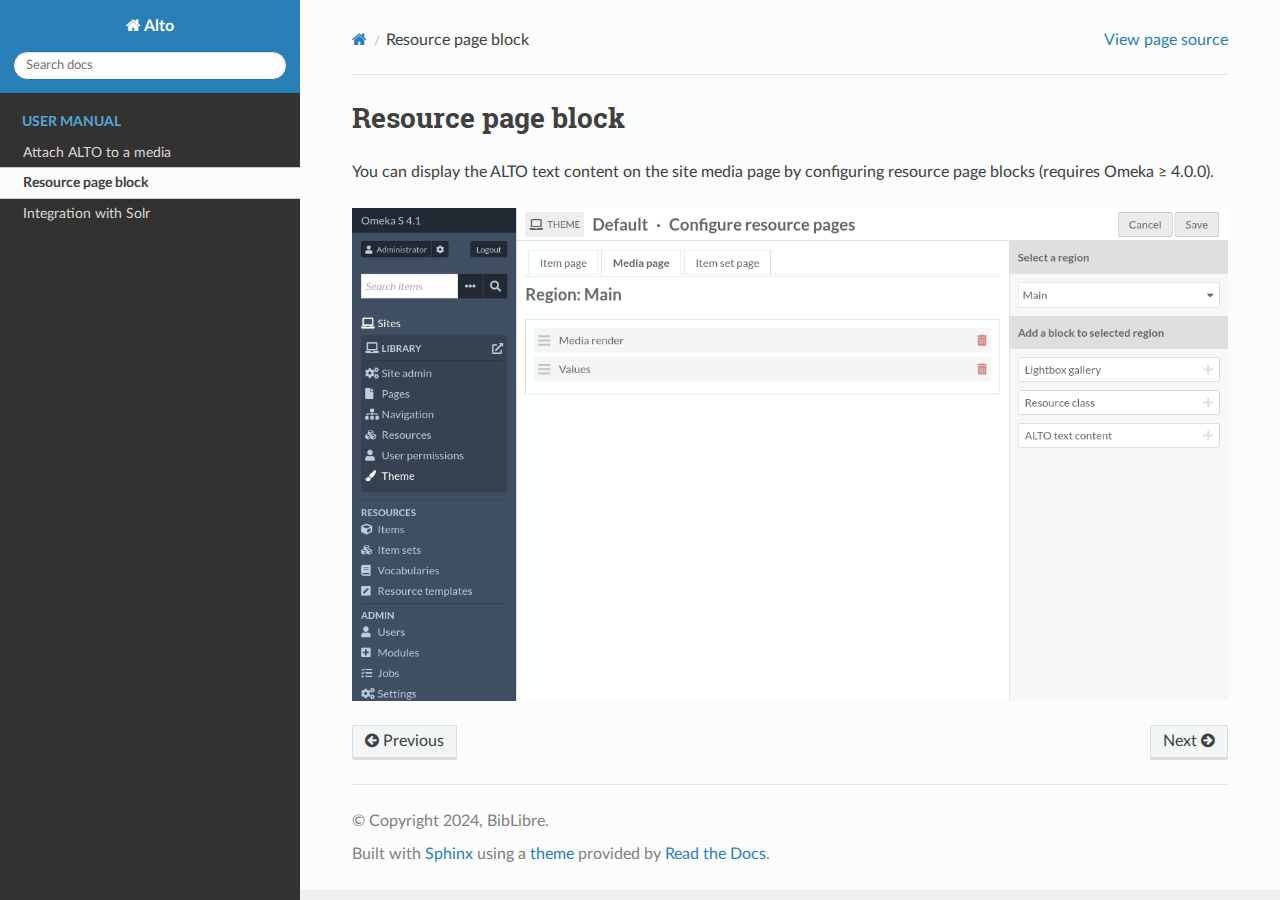
<file: en/user/resource-page-block.html>
<!DOCTYPE html>
<html class="writer-html5" lang="en" data-content_root="../">
<head>
  <meta charset="utf-8" /><meta name="viewport" content="width=device-width, initial-scale=1" />

  <meta name="viewport" content="width=device-width, initial-scale=1.0" />
  <title>Resource page block &mdash; Alto  documentation</title>
      <link rel="stylesheet" type="text/css" href="../_static/pygments.css?v=80d5e7a1" />
      <link rel="stylesheet" type="text/css" href="../_static/css/theme.css?v=e59714d7" />
      <link rel="stylesheet" type="text/css" href="../_static/css/custom.css?v=e9c544c0" />

  
      <script src="../_static/jquery.js?v=5d32c60e"></script>
      <script src="../_static/_sphinx_javascript_frameworks_compat.js?v=2cd50e6c"></script>
      <script src="../_static/documentation_options.js?v=5929fcd5"></script>
      <script src="../_static/doctools.js?v=9bcbadda"></script>
      <script src="../_static/sphinx_highlight.js?v=dc90522c"></script>
    <script src="../_static/js/theme.js"></script>
    <link rel="index" title="Index" href="../genindex.html" />
    <link rel="search" title="Search" href="../search.html" />
    <link rel="next" title="Integration with Solr" href="solr.html" />
    <link rel="prev" title="Attach ALTO to a media" href="attach-alto.html" /> 
</head>

<body class="wy-body-for-nav"> 
  <div class="wy-grid-for-nav">
    <nav data-toggle="wy-nav-shift" class="wy-nav-side">
      <div class="wy-side-scroll">
        <div class="wy-side-nav-search" >

          
          
          <a href="../index.html" class="icon icon-home">
            Alto
          </a>
<div role="search">
  <form id="rtd-search-form" class="wy-form" action="../search.html" method="get">
    <input type="text" name="q" placeholder="Search docs" aria-label="Search docs" />
    <input type="hidden" name="check_keywords" value="yes" />
    <input type="hidden" name="area" value="default" />
  </form>
</div>
        </div><div class="wy-menu wy-menu-vertical" data-spy="affix" role="navigation" aria-label="Navigation menu">
              <p class="caption" role="heading"><span class="caption-text">User manual</span></p>
<ul class="current">
<li class="toctree-l1"><a class="reference internal" href="attach-alto.html">Attach ALTO to a media</a></li>
<li class="toctree-l1 current"><a class="current reference internal" href="#">Resource page block</a></li>
<li class="toctree-l1"><a class="reference internal" href="solr.html">Integration with Solr</a></li>
</ul>

        </div>
      </div>
    </nav>

    <section data-toggle="wy-nav-shift" class="wy-nav-content-wrap"><nav class="wy-nav-top" aria-label="Mobile navigation menu" >
          <i data-toggle="wy-nav-top" class="fa fa-bars"></i>
          <a href="../index.html">Alto</a>
      </nav>

      <div class="wy-nav-content">
        <div class="rst-content">
          <div role="navigation" aria-label="Page navigation">
  <ul class="wy-breadcrumbs">
      <li><a href="../index.html" class="icon icon-home" aria-label="Home"></a></li>
      <li class="breadcrumb-item active">Resource page block</li>
      <li class="wy-breadcrumbs-aside">
            <a href="../_sources/user/resource-page-block.rst.txt" rel="nofollow"> View page source</a>
      </li>
  </ul>
  <hr/>
</div>
          <div role="main" class="document" itemscope="itemscope" itemtype="http://schema.org/Article">
           <div itemprop="articleBody">
             
  <section id="resource-page-block">
<h1>Resource page block<a class="headerlink" href="#resource-page-block" title="Link to this heading"></a></h1>
<p>You can display the ALTO text content on the site media page by configuring
resource page blocks (requires Omeka ≥ 4.0.0).</p>
<img alt="../_images/site-resource-page-media.png" src="../_images/site-resource-page-media.png" />
</section>


           </div>
          </div>
          <footer><div class="rst-footer-buttons" role="navigation" aria-label="Footer">
        <a href="attach-alto.html" class="btn btn-neutral float-left" title="Attach ALTO to a media" accesskey="p" rel="prev"><span class="fa fa-arrow-circle-left" aria-hidden="true"></span> Previous</a>
        <a href="solr.html" class="btn btn-neutral float-right" title="Integration with Solr" accesskey="n" rel="next">Next <span class="fa fa-arrow-circle-right" aria-hidden="true"></span></a>
    </div>

  <hr/>

  <div role="contentinfo">
    <p>&#169; Copyright 2024, BibLibre.</p>
  </div>

  Built with <a href="https://www.sphinx-doc.org/">Sphinx</a> using a
    <a href="https://github.com/readthedocs/sphinx_rtd_theme">theme</a>
    provided by <a href="https://readthedocs.org">Read the Docs</a>.
   

</footer>
        </div>
      </div>
    </section>
  </div>
  <script>
      jQuery(function () {
          SphinxRtdTheme.Navigation.enable(true);
      });
  </script> 

</body>
</html>
</file>
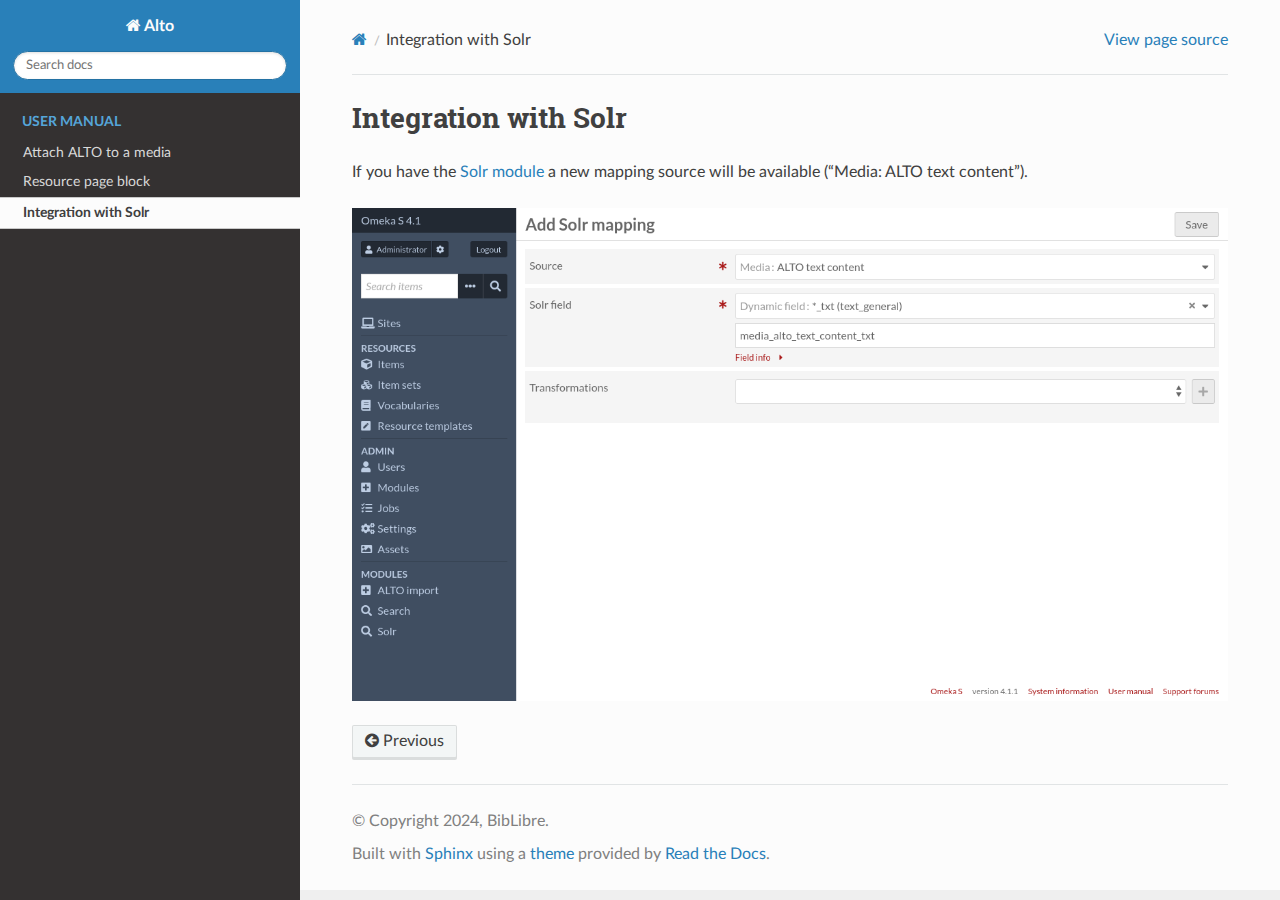
<file: en/user/solr.html>
<!DOCTYPE html>
<html class="writer-html5" lang="en" data-content_root="../">
<head>
  <meta charset="utf-8" /><meta name="viewport" content="width=device-width, initial-scale=1" />

  <meta name="viewport" content="width=device-width, initial-scale=1.0" />
  <title>Integration with Solr &mdash; Alto  documentation</title>
      <link rel="stylesheet" type="text/css" href="../_static/pygments.css?v=80d5e7a1" />
      <link rel="stylesheet" type="text/css" href="../_static/css/theme.css?v=e59714d7" />
      <link rel="stylesheet" type="text/css" href="../_static/css/custom.css?v=e9c544c0" />

  
      <script src="../_static/jquery.js?v=5d32c60e"></script>
      <script src="../_static/_sphinx_javascript_frameworks_compat.js?v=2cd50e6c"></script>
      <script src="../_static/documentation_options.js?v=5929fcd5"></script>
      <script src="../_static/doctools.js?v=9bcbadda"></script>
      <script src="../_static/sphinx_highlight.js?v=dc90522c"></script>
    <script src="../_static/js/theme.js"></script>
    <link rel="index" title="Index" href="../genindex.html" />
    <link rel="search" title="Search" href="../search.html" />
    <link rel="prev" title="Resource page block" href="resource-page-block.html" /> 
</head>

<body class="wy-body-for-nav"> 
  <div class="wy-grid-for-nav">
    <nav data-toggle="wy-nav-shift" class="wy-nav-side">
      <div class="wy-side-scroll">
        <div class="wy-side-nav-search" >

          
          
          <a href="../index.html" class="icon icon-home">
            Alto
          </a>
<div role="search">
  <form id="rtd-search-form" class="wy-form" action="../search.html" method="get">
    <input type="text" name="q" placeholder="Search docs" aria-label="Search docs" />
    <input type="hidden" name="check_keywords" value="yes" />
    <input type="hidden" name="area" value="default" />
  </form>
</div>
        </div><div class="wy-menu wy-menu-vertical" data-spy="affix" role="navigation" aria-label="Navigation menu">
              <p class="caption" role="heading"><span class="caption-text">User manual</span></p>
<ul class="current">
<li class="toctree-l1"><a class="reference internal" href="attach-alto.html">Attach ALTO to a media</a></li>
<li class="toctree-l1"><a class="reference internal" href="resource-page-block.html">Resource page block</a></li>
<li class="toctree-l1 current"><a class="current reference internal" href="#">Integration with Solr</a></li>
</ul>

        </div>
      </div>
    </nav>

    <section data-toggle="wy-nav-shift" class="wy-nav-content-wrap"><nav class="wy-nav-top" aria-label="Mobile navigation menu" >
          <i data-toggle="wy-nav-top" class="fa fa-bars"></i>
          <a href="../index.html">Alto</a>
      </nav>

      <div class="wy-nav-content">
        <div class="rst-content">
          <div role="navigation" aria-label="Page navigation">
  <ul class="wy-breadcrumbs">
      <li><a href="../index.html" class="icon icon-home" aria-label="Home"></a></li>
      <li class="breadcrumb-item active">Integration with Solr</li>
      <li class="wy-breadcrumbs-aside">
            <a href="../_sources/user/solr.rst.txt" rel="nofollow"> View page source</a>
      </li>
  </ul>
  <hr/>
</div>
          <div role="main" class="document" itemscope="itemscope" itemtype="http://schema.org/Article">
           <div itemprop="articleBody">
             
  <section id="integration-with-solr">
<h1>Integration with Solr<a class="headerlink" href="#integration-with-solr" title="Link to this heading"></a></h1>
<p>If you have the
<a class="reference external" href="https://github.com/biblibre/omeka-s-module-Solr">Solr module</a> a new mapping
source will be available (“Media: ALTO text content”).</p>
<img alt="../_images/solr-mapping.png" src="../_images/solr-mapping.png" />
</section>


           </div>
          </div>
          <footer><div class="rst-footer-buttons" role="navigation" aria-label="Footer">
        <a href="resource-page-block.html" class="btn btn-neutral float-left" title="Resource page block" accesskey="p" rel="prev"><span class="fa fa-arrow-circle-left" aria-hidden="true"></span> Previous</a>
    </div>

  <hr/>

  <div role="contentinfo">
    <p>&#169; Copyright 2024, BibLibre.</p>
  </div>

  Built with <a href="https://www.sphinx-doc.org/">Sphinx</a> using a
    <a href="https://github.com/readthedocs/sphinx_rtd_theme">theme</a>
    provided by <a href="https://readthedocs.org">Read the Docs</a>.
   

</footer>
        </div>
      </div>
    </section>
  </div>
  <script>
      jQuery(function () {
          SphinxRtdTheme.Navigation.enable(true);
      });
  </script> 

</body>
</html>
</file>
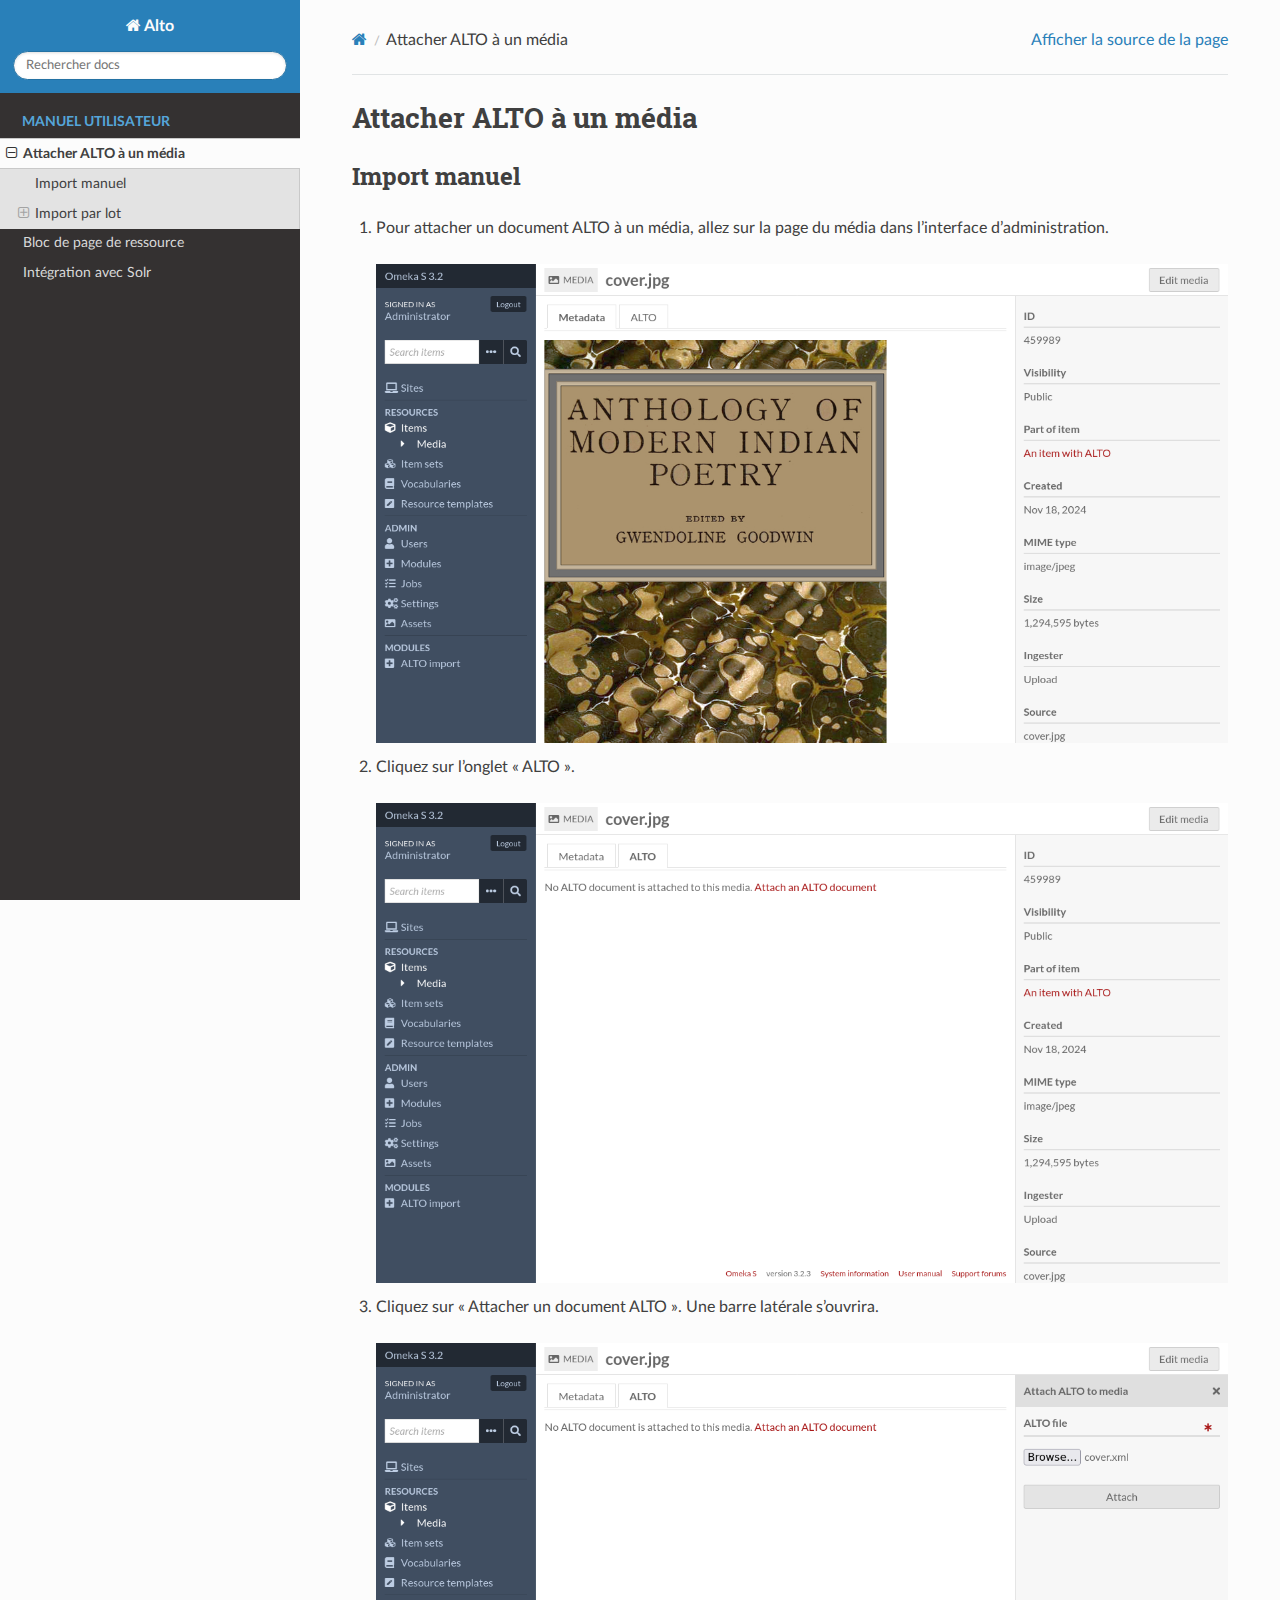
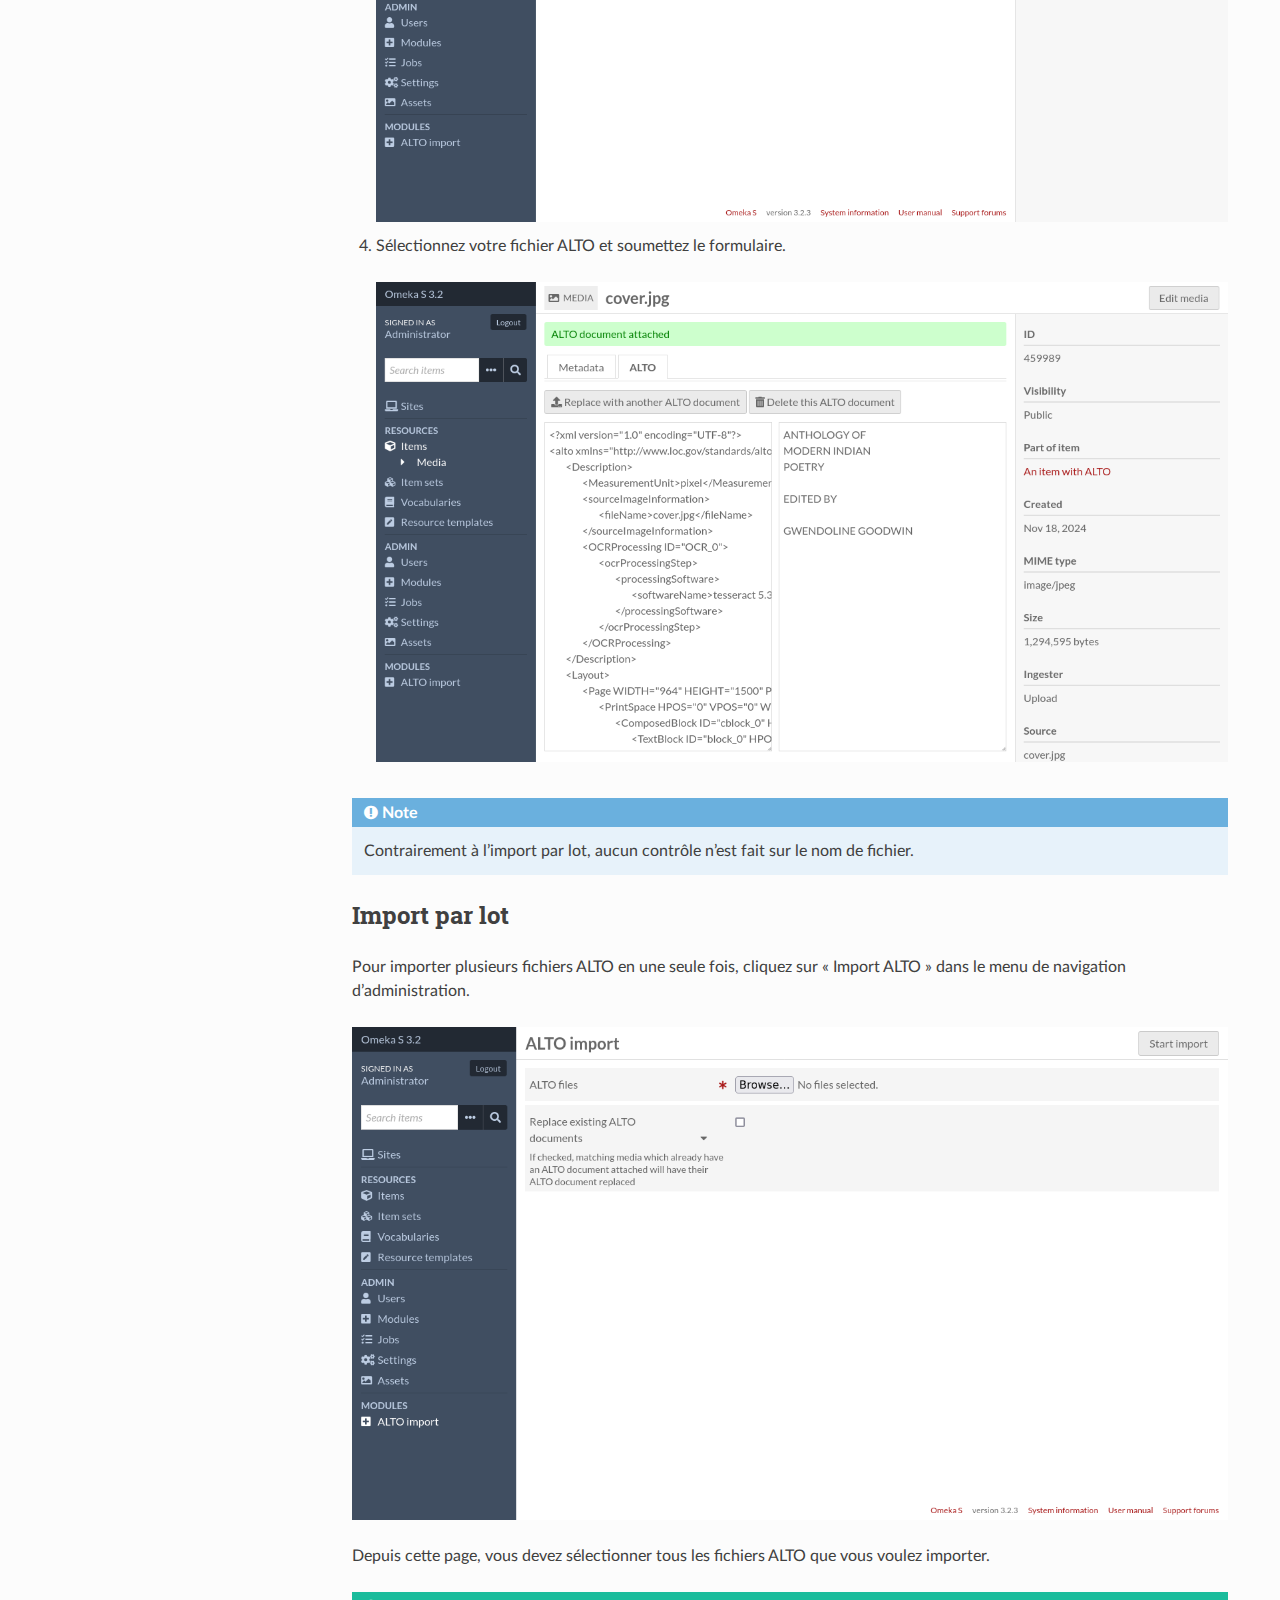
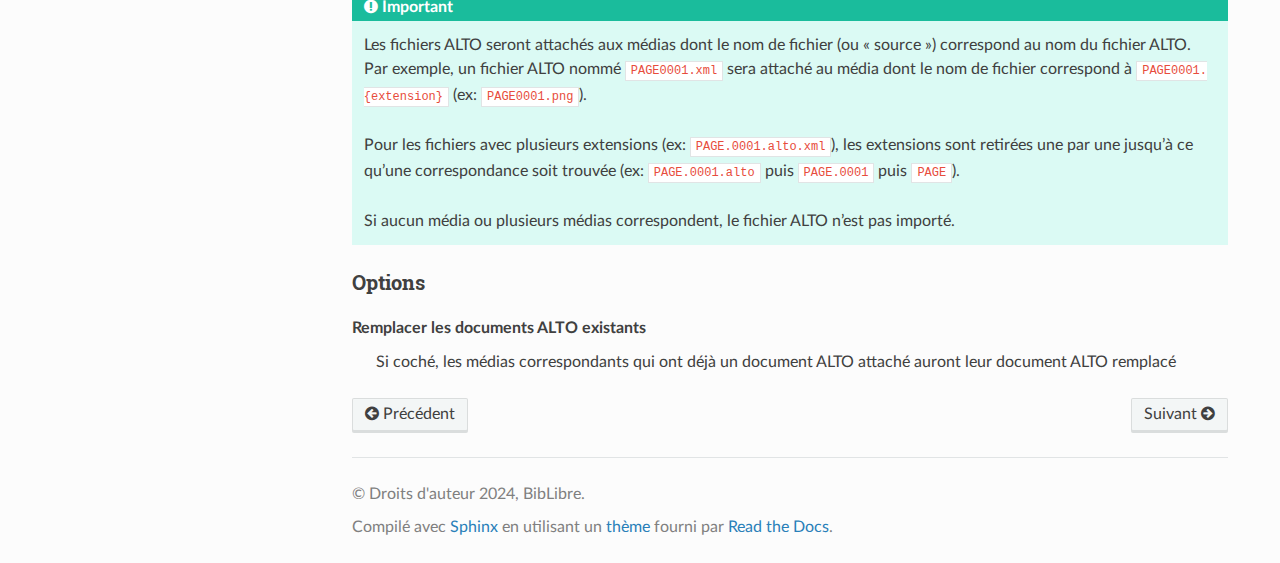
<file: fr/user/attach-alto.html>
<!DOCTYPE html>
<html class="writer-html5" lang="fr" data-content_root="../">
<head>
  <meta charset="utf-8" /><meta name="viewport" content="width=device-width, initial-scale=1" />

  <meta name="viewport" content="width=device-width, initial-scale=1.0" />
  <title>Attacher ALTO à un média &mdash; Documentation Alto </title>
      <link rel="stylesheet" type="text/css" href="../_static/pygments.css?v=80d5e7a1" />
      <link rel="stylesheet" type="text/css" href="../_static/css/theme.css?v=e59714d7" />
      <link rel="stylesheet" type="text/css" href="../_static/css/custom.css?v=e9c544c0" />

  
      <script src="../_static/jquery.js?v=5d32c60e"></script>
      <script src="../_static/_sphinx_javascript_frameworks_compat.js?v=2cd50e6c"></script>
      <script src="../_static/documentation_options.js?v=d1a510d7"></script>
      <script src="../_static/doctools.js?v=9bcbadda"></script>
      <script src="../_static/sphinx_highlight.js?v=dc90522c"></script>
      <script src="../_static/translations.js?v=e6b791cb"></script>
    <script src="../_static/js/theme.js"></script>
    <link rel="index" title="Index" href="../genindex.html" />
    <link rel="search" title="Recherche" href="../search.html" />
    <link rel="next" title="Bloc de page de ressource" href="resource-page-block.html" />
    <link rel="prev" title="Alto (module Omeka S)" href="../index.html" /> 
</head>

<body class="wy-body-for-nav"> 
  <div class="wy-grid-for-nav">
    <nav data-toggle="wy-nav-shift" class="wy-nav-side">
      <div class="wy-side-scroll">
        <div class="wy-side-nav-search" >

          
          
          <a href="../index.html" class="icon icon-home">
            Alto
          </a>
<div role="search">
  <form id="rtd-search-form" class="wy-form" action="../search.html" method="get">
    <input type="text" name="q" placeholder="Rechercher docs" aria-label="Rechercher docs" />
    <input type="hidden" name="check_keywords" value="yes" />
    <input type="hidden" name="area" value="default" />
  </form>
</div>
        </div><div class="wy-menu wy-menu-vertical" data-spy="affix" role="navigation" aria-label="Navigation menu">
              <p class="caption" role="heading"><span class="caption-text">Manuel utilisateur</span></p>
<ul class="current">
<li class="toctree-l1 current"><a class="current reference internal" href="#">Attacher ALTO à un média</a><ul>
<li class="toctree-l2"><a class="reference internal" href="#manual-import">Import manuel</a></li>
<li class="toctree-l2"><a class="reference internal" href="#batch-import">Import par lot</a><ul>
<li class="toctree-l3"><a class="reference internal" href="#options">Options</a></li>
</ul>
</li>
</ul>
</li>
<li class="toctree-l1"><a class="reference internal" href="resource-page-block.html">Bloc de page de ressource</a></li>
<li class="toctree-l1"><a class="reference internal" href="solr.html">Intégration avec Solr</a></li>
</ul>

        </div>
      </div>
    </nav>

    <section data-toggle="wy-nav-shift" class="wy-nav-content-wrap"><nav class="wy-nav-top" aria-label="Mobile navigation menu" >
          <i data-toggle="wy-nav-top" class="fa fa-bars"></i>
          <a href="../index.html">Alto</a>
      </nav>

      <div class="wy-nav-content">
        <div class="rst-content">
          <div role="navigation" aria-label="Page navigation">
  <ul class="wy-breadcrumbs">
      <li><a href="../index.html" class="icon icon-home" aria-label="Home"></a></li>
      <li class="breadcrumb-item active">Attacher ALTO à un média</li>
      <li class="wy-breadcrumbs-aside">
            <a href="../_sources/user/attach-alto.rst.txt" rel="nofollow"> Afficher la source de la page</a>
      </li>
  </ul>
  <hr/>
</div>
          <div role="main" class="document" itemscope="itemscope" itemtype="http://schema.org/Article">
           <div itemprop="articleBody">
             
  <section id="attach-alto-to-a-media">
<h1>Attacher ALTO à un média<a class="headerlink" href="#attach-alto-to-a-media" title="Lien vers cette rubrique"></a></h1>
<section id="manual-import">
<h2>Import manuel<a class="headerlink" href="#manual-import" title="Lien vers cette rubrique"></a></h2>
<ol class="arabic">
<li><p>Pour attacher un document ALTO à un média, allez sur la page du média dans l’interface d’administration.</p>
<img alt="../_images/attach-alto-media-metadata.png" src="../_images/attach-alto-media-metadata.png" />
</li>
<li><p>Cliquez sur l’onglet « ALTO ».</p>
<img alt="../_images/attach-alto-media-alto.png" src="../_images/attach-alto-media-alto.png" />
</li>
<li><p>Cliquez sur « Attacher un document ALTO ». Une barre latérale s’ouvrira.</p>
<img alt="../_images/attach-alto-media-alto-ready-to-submit.png" src="../_images/attach-alto-media-alto-ready-to-submit.png" />
</li>
<li><p>Sélectionnez votre fichier ALTO et soumettez le formulaire.</p>
<img alt="../_images/attach-alto-media-alto-submitted.png" src="../_images/attach-alto-media-alto-submitted.png" />
</li>
</ol>
<div class="admonition note">
<p class="admonition-title">Note</p>
<p>Contrairement à l’import par lot, aucun contrôle n’est fait sur le nom de fichier.</p>
</div>
</section>
<section id="batch-import">
<h2>Import par lot<a class="headerlink" href="#batch-import" title="Lien vers cette rubrique"></a></h2>
<p>Pour importer plusieurs fichiers ALTO en une seule fois, cliquez sur « Import ALTO » dans le menu de navigation d’administration.</p>
<img alt="../_images/attach-alto-batch.png" src="../_images/attach-alto-batch.png" />
<p>Depuis cette page, vous devez sélectionner tous les fichiers ALTO que vous voulez importer.</p>
<div class="admonition important">
<p class="admonition-title">Important</p>
<p>Les fichiers ALTO seront attachés aux médias dont le nom de fichier (ou « source ») correspond au nom du fichier ALTO. Par exemple, un fichier ALTO nommé <code class="docutils literal notranslate"><span class="pre">PAGE0001.xml</span></code> sera attaché au média dont le nom de fichier correspond à <code class="docutils literal notranslate"><span class="pre">PAGE0001.{extension}</span></code> (ex: <code class="docutils literal notranslate"><span class="pre">PAGE0001.png</span></code>).</p>
<p>Pour les fichiers avec plusieurs extensions (ex: <code class="docutils literal notranslate"><span class="pre">PAGE.0001.alto.xml</span></code>), les extensions sont retirées une par une jusqu’à ce qu’une correspondance soit trouvée (ex: <code class="docutils literal notranslate"><span class="pre">PAGE.0001.alto</span></code> puis <code class="docutils literal notranslate"><span class="pre">PAGE.0001</span></code> puis <code class="docutils literal notranslate"><span class="pre">PAGE</span></code>).</p>
<p>Si aucun média ou plusieurs médias correspondent, le fichier ALTO n’est pas importé.</p>
</div>
<section id="options">
<h3>Options<a class="headerlink" href="#options" title="Lien vers cette rubrique"></a></h3>
<dl class="simple">
<dt>Remplacer les documents ALTO existants</dt><dd><p>Si coché, les médias correspondants qui ont déjà un document ALTO attaché auront leur document ALTO remplacé</p>
</dd>
</dl>
</section>
</section>
</section>


           </div>
          </div>
          <footer><div class="rst-footer-buttons" role="navigation" aria-label="Pied de page">
        <a href="../index.html" class="btn btn-neutral float-left" title="Alto (module Omeka S)" accesskey="p" rel="prev"><span class="fa fa-arrow-circle-left" aria-hidden="true"></span> Précédent</a>
        <a href="resource-page-block.html" class="btn btn-neutral float-right" title="Bloc de page de ressource" accesskey="n" rel="next">Suivant <span class="fa fa-arrow-circle-right" aria-hidden="true"></span></a>
    </div>

  <hr/>

  <div role="contentinfo">
    <p>&#169; Droits d'auteur 2024, BibLibre.</p>
  </div>

  Compilé avec <a href="https://www.sphinx-doc.org/">Sphinx</a> en utilisant un
    <a href="https://github.com/readthedocs/sphinx_rtd_theme">thème</a>
    fourni par <a href="https://readthedocs.org">Read the Docs</a>.
   

</footer>
        </div>
      </div>
    </section>
  </div>
  <script>
      jQuery(function () {
          SphinxRtdTheme.Navigation.enable(true);
      });
  </script> 

</body>
</html>
</file>
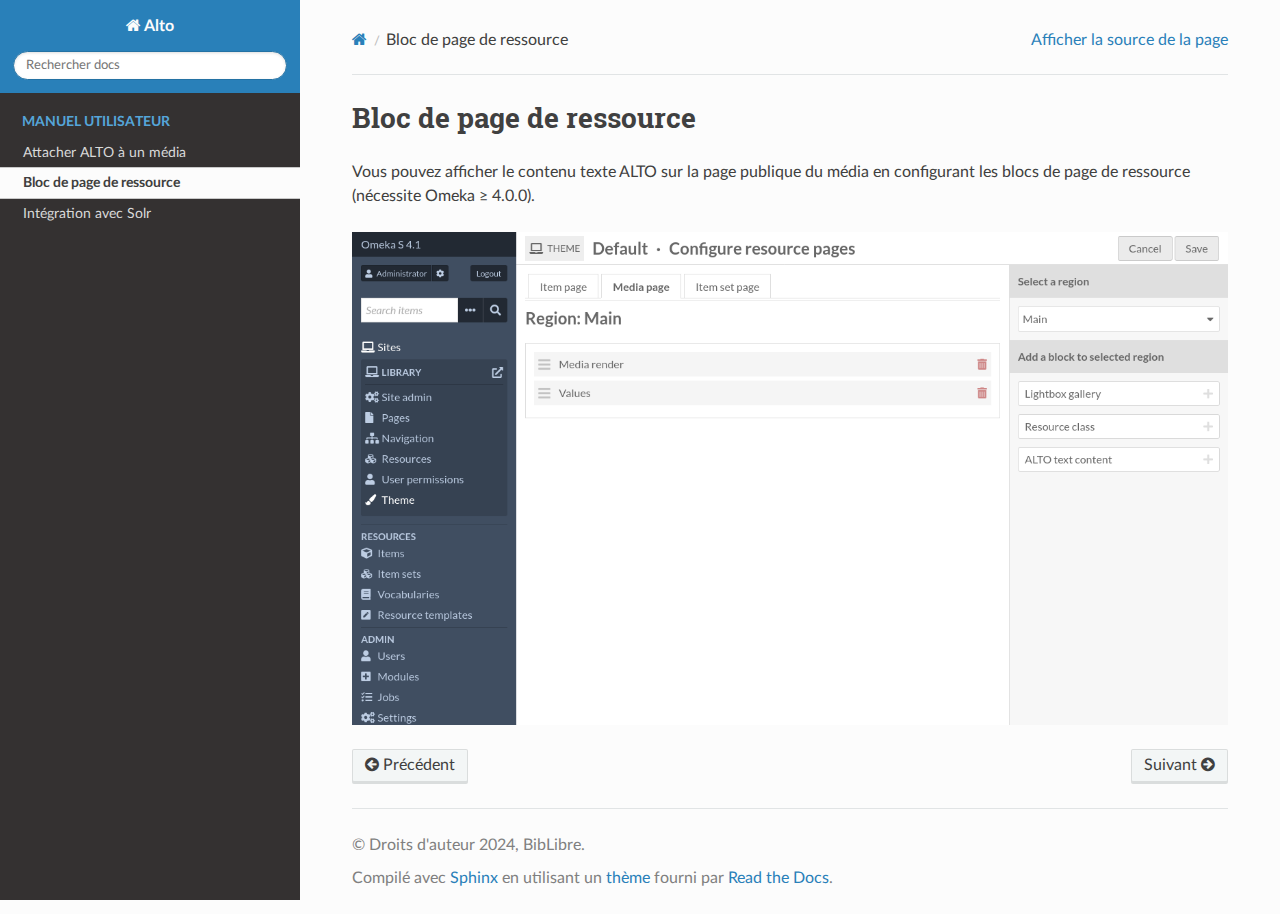
<file: fr/user/resource-page-block.html>
<!DOCTYPE html>
<html class="writer-html5" lang="fr" data-content_root="../">
<head>
  <meta charset="utf-8" /><meta name="viewport" content="width=device-width, initial-scale=1" />

  <meta name="viewport" content="width=device-width, initial-scale=1.0" />
  <title>Bloc de page de ressource &mdash; Documentation Alto </title>
      <link rel="stylesheet" type="text/css" href="../_static/pygments.css?v=80d5e7a1" />
      <link rel="stylesheet" type="text/css" href="../_static/css/theme.css?v=e59714d7" />
      <link rel="stylesheet" type="text/css" href="../_static/css/custom.css?v=e9c544c0" />

  
      <script src="../_static/jquery.js?v=5d32c60e"></script>
      <script src="../_static/_sphinx_javascript_frameworks_compat.js?v=2cd50e6c"></script>
      <script src="../_static/documentation_options.js?v=d1a510d7"></script>
      <script src="../_static/doctools.js?v=9bcbadda"></script>
      <script src="../_static/sphinx_highlight.js?v=dc90522c"></script>
      <script src="../_static/translations.js?v=e6b791cb"></script>
    <script src="../_static/js/theme.js"></script>
    <link rel="index" title="Index" href="../genindex.html" />
    <link rel="search" title="Recherche" href="../search.html" />
    <link rel="next" title="Intégration avec Solr" href="solr.html" />
    <link rel="prev" title="Attacher ALTO à un média" href="attach-alto.html" /> 
</head>

<body class="wy-body-for-nav"> 
  <div class="wy-grid-for-nav">
    <nav data-toggle="wy-nav-shift" class="wy-nav-side">
      <div class="wy-side-scroll">
        <div class="wy-side-nav-search" >

          
          
          <a href="../index.html" class="icon icon-home">
            Alto
          </a>
<div role="search">
  <form id="rtd-search-form" class="wy-form" action="../search.html" method="get">
    <input type="text" name="q" placeholder="Rechercher docs" aria-label="Rechercher docs" />
    <input type="hidden" name="check_keywords" value="yes" />
    <input type="hidden" name="area" value="default" />
  </form>
</div>
        </div><div class="wy-menu wy-menu-vertical" data-spy="affix" role="navigation" aria-label="Navigation menu">
              <p class="caption" role="heading"><span class="caption-text">Manuel utilisateur</span></p>
<ul class="current">
<li class="toctree-l1"><a class="reference internal" href="attach-alto.html">Attacher ALTO à un média</a></li>
<li class="toctree-l1 current"><a class="current reference internal" href="#">Bloc de page de ressource</a></li>
<li class="toctree-l1"><a class="reference internal" href="solr.html">Intégration avec Solr</a></li>
</ul>

        </div>
      </div>
    </nav>

    <section data-toggle="wy-nav-shift" class="wy-nav-content-wrap"><nav class="wy-nav-top" aria-label="Mobile navigation menu" >
          <i data-toggle="wy-nav-top" class="fa fa-bars"></i>
          <a href="../index.html">Alto</a>
      </nav>

      <div class="wy-nav-content">
        <div class="rst-content">
          <div role="navigation" aria-label="Page navigation">
  <ul class="wy-breadcrumbs">
      <li><a href="../index.html" class="icon icon-home" aria-label="Home"></a></li>
      <li class="breadcrumb-item active">Bloc de page de ressource</li>
      <li class="wy-breadcrumbs-aside">
            <a href="../_sources/user/resource-page-block.rst.txt" rel="nofollow"> Afficher la source de la page</a>
      </li>
  </ul>
  <hr/>
</div>
          <div role="main" class="document" itemscope="itemscope" itemtype="http://schema.org/Article">
           <div itemprop="articleBody">
             
  <section id="resource-page-block">
<h1>Bloc de page de ressource<a class="headerlink" href="#resource-page-block" title="Lien vers cette rubrique"></a></h1>
<p>Vous pouvez afficher le contenu texte ALTO sur la page publique du média en configurant les blocs de page de ressource (nécessite Omeka ≥ 4.0.0).</p>
<img alt="../_images/site-resource-page-media.png" src="../_images/site-resource-page-media.png" />
</section>


           </div>
          </div>
          <footer><div class="rst-footer-buttons" role="navigation" aria-label="Pied de page">
        <a href="attach-alto.html" class="btn btn-neutral float-left" title="Attacher ALTO à un média" accesskey="p" rel="prev"><span class="fa fa-arrow-circle-left" aria-hidden="true"></span> Précédent</a>
        <a href="solr.html" class="btn btn-neutral float-right" title="Intégration avec Solr" accesskey="n" rel="next">Suivant <span class="fa fa-arrow-circle-right" aria-hidden="true"></span></a>
    </div>

  <hr/>

  <div role="contentinfo">
    <p>&#169; Droits d'auteur 2024, BibLibre.</p>
  </div>

  Compilé avec <a href="https://www.sphinx-doc.org/">Sphinx</a> en utilisant un
    <a href="https://github.com/readthedocs/sphinx_rtd_theme">thème</a>
    fourni par <a href="https://readthedocs.org">Read the Docs</a>.
   

</footer>
        </div>
      </div>
    </section>
  </div>
  <script>
      jQuery(function () {
          SphinxRtdTheme.Navigation.enable(true);
      });
  </script> 

</body>
</html>
</file>
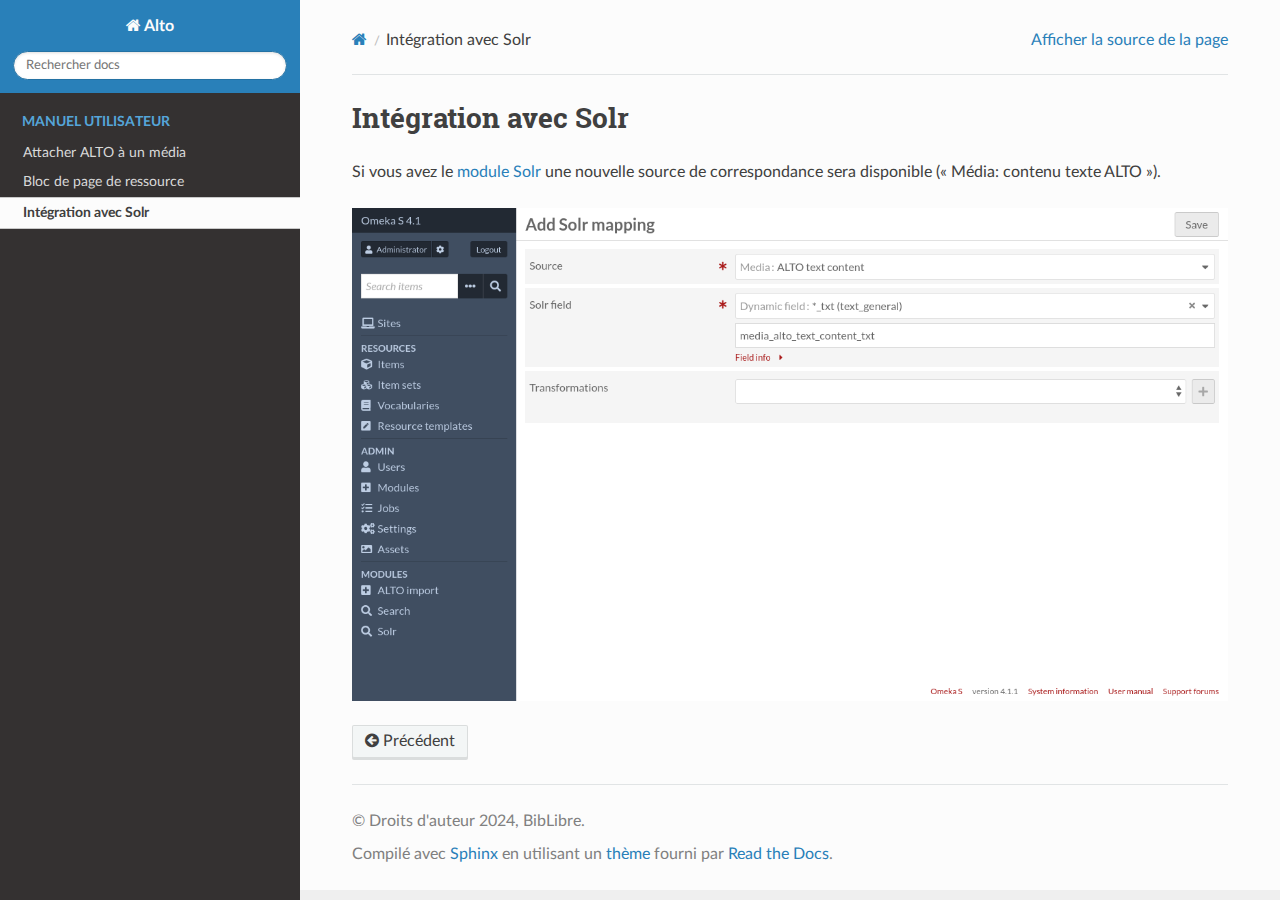
<file: fr/user/solr.html>
<!DOCTYPE html>
<html class="writer-html5" lang="fr" data-content_root="../">
<head>
  <meta charset="utf-8" /><meta name="viewport" content="width=device-width, initial-scale=1" />

  <meta name="viewport" content="width=device-width, initial-scale=1.0" />
  <title>Intégration avec Solr &mdash; Documentation Alto </title>
      <link rel="stylesheet" type="text/css" href="../_static/pygments.css?v=80d5e7a1" />
      <link rel="stylesheet" type="text/css" href="../_static/css/theme.css?v=e59714d7" />
      <link rel="stylesheet" type="text/css" href="../_static/css/custom.css?v=e9c544c0" />

  
      <script src="../_static/jquery.js?v=5d32c60e"></script>
      <script src="../_static/_sphinx_javascript_frameworks_compat.js?v=2cd50e6c"></script>
      <script src="../_static/documentation_options.js?v=d1a510d7"></script>
      <script src="../_static/doctools.js?v=9bcbadda"></script>
      <script src="../_static/sphinx_highlight.js?v=dc90522c"></script>
      <script src="../_static/translations.js?v=e6b791cb"></script>
    <script src="../_static/js/theme.js"></script>
    <link rel="index" title="Index" href="../genindex.html" />
    <link rel="search" title="Recherche" href="../search.html" />
    <link rel="prev" title="Bloc de page de ressource" href="resource-page-block.html" /> 
</head>

<body class="wy-body-for-nav"> 
  <div class="wy-grid-for-nav">
    <nav data-toggle="wy-nav-shift" class="wy-nav-side">
      <div class="wy-side-scroll">
        <div class="wy-side-nav-search" >

          
          
          <a href="../index.html" class="icon icon-home">
            Alto
          </a>
<div role="search">
  <form id="rtd-search-form" class="wy-form" action="../search.html" method="get">
    <input type="text" name="q" placeholder="Rechercher docs" aria-label="Rechercher docs" />
    <input type="hidden" name="check_keywords" value="yes" />
    <input type="hidden" name="area" value="default" />
  </form>
</div>
        </div><div class="wy-menu wy-menu-vertical" data-spy="affix" role="navigation" aria-label="Navigation menu">
              <p class="caption" role="heading"><span class="caption-text">Manuel utilisateur</span></p>
<ul class="current">
<li class="toctree-l1"><a class="reference internal" href="attach-alto.html">Attacher ALTO à un média</a></li>
<li class="toctree-l1"><a class="reference internal" href="resource-page-block.html">Bloc de page de ressource</a></li>
<li class="toctree-l1 current"><a class="current reference internal" href="#">Intégration avec Solr</a></li>
</ul>

        </div>
      </div>
    </nav>

    <section data-toggle="wy-nav-shift" class="wy-nav-content-wrap"><nav class="wy-nav-top" aria-label="Mobile navigation menu" >
          <i data-toggle="wy-nav-top" class="fa fa-bars"></i>
          <a href="../index.html">Alto</a>
      </nav>

      <div class="wy-nav-content">
        <div class="rst-content">
          <div role="navigation" aria-label="Page navigation">
  <ul class="wy-breadcrumbs">
      <li><a href="../index.html" class="icon icon-home" aria-label="Home"></a></li>
      <li class="breadcrumb-item active">Intégration avec Solr</li>
      <li class="wy-breadcrumbs-aside">
            <a href="../_sources/user/solr.rst.txt" rel="nofollow"> Afficher la source de la page</a>
      </li>
  </ul>
  <hr/>
</div>
          <div role="main" class="document" itemscope="itemscope" itemtype="http://schema.org/Article">
           <div itemprop="articleBody">
             
  <section id="integration-with-solr">
<h1>Intégration avec Solr<a class="headerlink" href="#integration-with-solr" title="Lien vers cette rubrique"></a></h1>
<p>Si vous avez le <a class="reference external" href="https://github.com/biblibre/omeka-s-module-Solr">module Solr</a> une nouvelle source de correspondance sera disponible (« Média: contenu texte ALTO »).</p>
<img alt="../_images/solr-mapping.png" src="../_images/solr-mapping.png" />
</section>


           </div>
          </div>
          <footer><div class="rst-footer-buttons" role="navigation" aria-label="Pied de page">
        <a href="resource-page-block.html" class="btn btn-neutral float-left" title="Bloc de page de ressource" accesskey="p" rel="prev"><span class="fa fa-arrow-circle-left" aria-hidden="true"></span> Précédent</a>
    </div>

  <hr/>

  <div role="contentinfo">
    <p>&#169; Droits d'auteur 2024, BibLibre.</p>
  </div>

  Compilé avec <a href="https://www.sphinx-doc.org/">Sphinx</a> en utilisant un
    <a href="https://github.com/readthedocs/sphinx_rtd_theme">thème</a>
    fourni par <a href="https://readthedocs.org">Read the Docs</a>.
   

</footer>
        </div>
      </div>
    </section>
  </div>
  <script>
      jQuery(function () {
          SphinxRtdTheme.Navigation.enable(true);
      });
  </script> 

</body>
</html>
</file>
<file: style.css>
html {
    max-width: 70ch;
    padding: 1em;
    margin: auto;
    line-height: 1.5;
}
</file>
<file: en/_static/pygments.css>
pre { line-height: 125%; }
td.linenos .normal { color: inherit; background-color: transparent; padding-left: 5px; padding-right: 5px; }
span.linenos { color: inherit; background-color: transparent; padding-left: 5px; padding-right: 5px; }
td.linenos .special { color: #000000; background-color: #ffffc0; padding-left: 5px; padding-right: 5px; }
span.linenos.special { color: #000000; background-color: #ffffc0; padding-left: 5px; padding-right: 5px; }
.highlight .hll { background-color: #ffffcc }
.highlight { background: #f8f8f8; }
.highlight .c { color: #3D7B7B; font-style: italic } /* Comment */
.highlight .err { border: 1px solid #FF0000 } /* Error */
.highlight .k { color: #008000; font-weight: bold } /* Keyword */
.highlight .o { color: #666666 } /* Operator */
.highlight .ch { color: #3D7B7B; font-style: italic } /* Comment.Hashbang */
.highlight .cm { color: #3D7B7B; font-style: italic } /* Comment.Multiline */
.highlight .cp { color: #9C6500 } /* Comment.Preproc */
.highlight .cpf { color: #3D7B7B; font-style: italic } /* Comment.PreprocFile */
.highlight .c1 { color: #3D7B7B; font-style: italic } /* Comment.Single */
.highlight .cs { color: #3D7B7B; font-style: italic } /* Comment.Special */
.highlight .gd { color: #A00000 } /* Generic.Deleted */
.highlight .ge { font-style: italic } /* Generic.Emph */
.highlight .ges { font-weight: bold; font-style: italic } /* Generic.EmphStrong */
.highlight .gr { color: #E40000 } /* Generic.Error */
.highlight .gh { color: #000080; font-weight: bold } /* Generic.Heading */
.highlight .gi { color: #008400 } /* Generic.Inserted */
.highlight .go { color: #717171 } /* Generic.Output */
.highlight .gp { color: #000080; font-weight: bold } /* Generic.Prompt */
.highlight .gs { font-weight: bold } /* Generic.Strong */
.highlight .gu { color: #800080; font-weight: bold } /* Generic.Subheading */
.highlight .gt { color: #0044DD } /* Generic.Traceback */
.highlight .kc { color: #008000; font-weight: bold } /* Keyword.Constant */
.highlight .kd { color: #008000; font-weight: bold } /* Keyword.Declaration */
.highlight .kn { color: #008000; font-weight: bold } /* Keyword.Namespace */
.highlight .kp { color: #008000 } /* Keyword.Pseudo */
.highlight .kr { color: #008000; font-weight: bold } /* Keyword.Reserved */
.highlight .kt { color: #B00040 } /* Keyword.Type */
.highlight .m { color: #666666 } /* Literal.Number */
.highlight .s { color: #BA2121 } /* Literal.String */
.highlight .na { color: #687822 } /* Name.Attribute */
.highlight .nb { color: #008000 } /* Name.Builtin */
.highlight .nc { color: #0000FF; font-weight: bold } /* Name.Class */
.highlight .no { color: #880000 } /* Name.Constant */
.highlight .nd { color: #AA22FF } /* Name.Decorator */
.highlight .ni { color: #717171; font-weight: bold } /* Name.Entity */
.highlight .ne { color: #CB3F38; font-weight: bold } /* Name.Exception */
.highlight .nf { color: #0000FF } /* Name.Function */
.highlight .nl { color: #767600 } /* Name.Label */
.highlight .nn { color: #0000FF; font-weight: bold } /* Name.Namespace */
.highlight .nt { color: #008000; font-weight: bold } /* Name.Tag */
.highlight .nv { color: #19177C } /* Name.Variable */
.highlight .ow { color: #AA22FF; font-weight: bold } /* Operator.Word */
.highlight .w { color: #bbbbbb } /* Text.Whitespace */
.highlight .mb { color: #666666 } /* Literal.Number.Bin */
.highlight .mf { color: #666666 } /* Literal.Number.Float */
.highlight .mh { color: #666666 } /* Literal.Number.Hex */
.highlight .mi { color: #666666 } /* Literal.Number.Integer */
.highlight .mo { color: #666666 } /* Literal.Number.Oct */
.highlight .sa { color: #BA2121 } /* Literal.String.Affix */
.highlight .sb { color: #BA2121 } /* Literal.String.Backtick */
.highlight .sc { color: #BA2121 } /* Literal.String.Char */
.highlight .dl { color: #BA2121 } /* Literal.String.Delimiter */
.highlight .sd { color: #BA2121; font-style: italic } /* Literal.String.Doc */
.highlight .s2 { color: #BA2121 } /* Literal.String.Double */
.highlight .se { color: #AA5D1F; font-weight: bold } /* Literal.String.Escape */
.highlight .sh { color: #BA2121 } /* Literal.String.Heredoc */
.highlight .si { color: #A45A77; font-weight: bold } /* Literal.String.Interpol */
.highlight .sx { color: #008000 } /* Literal.String.Other */
.highlight .sr { color: #A45A77 } /* Literal.String.Regex */
.highlight .s1 { color: #BA2121 } /* Literal.String.Single */
.highlight .ss { color: #19177C } /* Literal.String.Symbol */
.highlight .bp { color: #008000 } /* Name.Builtin.Pseudo */
.highlight .fm { color: #0000FF } /* Name.Function.Magic */
.highlight .vc { color: #19177C } /* Name.Variable.Class */
.highlight .vg { color: #19177C } /* Name.Variable.Global */
.highlight .vi { color: #19177C } /* Name.Variable.Instance */
.highlight .vm { color: #19177C } /* Name.Variable.Magic */
.highlight .il { color: #666666 } /* Literal.Number.Integer.Long */
</file>
<file: en/_static/css/theme.css>
html{box-sizing:border-box}*,:after,:before{box-sizing:inherit}article,aside,details,figcaption,figure,footer,header,hgroup,nav,section{display:block}audio,canvas,video{display:inline-block;*display:inline;*zoom:1}[hidden],audio:not([controls]){display:none}*{-webkit-box-sizing:border-box;-moz-box-sizing:border-box;box-sizing:border-box}html{font-size:100%;-webkit-text-size-adjust:100%;-ms-text-size-adjust:100%}body{margin:0}a:active,a:hover{outline:0}abbr[title]{border-bottom:1px dotted}b,strong{font-weight:700}blockquote{margin:0}dfn{font-style:italic}ins{background:#ff9;text-decoration:none}ins,mark{color:#000}mark{background:#ff0;font-style:italic;font-weight:700}.rst-content code,.rst-content tt,code,kbd,pre,samp{font-family:monospace,serif;_font-family:courier new,monospace;font-size:1em}pre{white-space:pre}q{quotes:none}q:after,q:before{content:"";content:none}small{font-size:85%}sub,sup{font-size:75%;line-height:0;position:relative;vertical-align:baseline}sup{top:-.5em}sub{bottom:-.25em}dl,ol,ul{margin:0;padding:0;list-style:none;list-style-image:none}li{list-style:none}dd{margin:0}img{border:0;-ms-interpolation-mode:bicubic;vertical-align:middle;max-width:100%}svg:not(:root){overflow:hidden}figure,form{margin:0}label{cursor:pointer}button,input,select,textarea{font-size:100%;margin:0;vertical-align:baseline;*vertical-align:middle}button,input{line-height:normal}button,input[type=button],input[type=reset],input[type=submit]{cursor:pointer;-webkit-appearance:button;*overflow:visible}button[disabled],input[disabled]{cursor:default}input[type=search]{-webkit-appearance:textfield;-moz-box-sizing:content-box;-webkit-box-sizing:content-box;box-sizing:content-box}textarea{resize:vertical}table{border-collapse:collapse;border-spacing:0}td{vertical-align:top}.chromeframe{margin:.2em 0;background:#ccc;color:#000;padding:.2em 0}.ir{display:block;border:0;text-indent:-999em;overflow:hidden;background-color:transparent;background-repeat:no-repeat;text-align:left;direction:ltr;*line-height:0}.ir br{display:none}.hidden{display:none!important;visibility:hidden}.visuallyhidden{border:0;clip:rect(0 0 0 0);height:1px;margin:-1px;overflow:hidden;padding:0;position:absolute;width:1px}.visuallyhidden.focusable:active,.visuallyhidden.focusable:focus{clip:auto;height:auto;margin:0;overflow:visible;position:static;width:auto}.invisible{visibility:hidden}.relative{position:relative}big,small{font-size:100%}@media print{body,html,section{background:none!important}*{box-shadow:none!important;text-shadow:none!important;filter:none!important;-ms-filter:none!important}a,a:visited{text-decoration:underline}.ir a:after,a[href^="#"]:after,a[href^="javascript:"]:after{content:""}blockquote,pre{page-break-inside:avoid}thead{display:table-header-group}img,tr{page-break-inside:avoid}img{max-width:100%!important}@page{margin:.5cm}.rst-content .toctree-wrapper>p.caption,h2,h3,p{orphans:3;widows:3}.rst-content .toctree-wrapper>p.caption,h2,h3{page-break-after:avoid}}.btn,.fa:before,.icon:before,.rst-content .admonition,.rst-content .admonition-title:before,.rst-content .admonition-todo,.rst-content .attention,.rst-content .caution,.rst-content .code-block-caption .headerlink:before,.rst-content .danger,.rst-content .eqno .headerlink:before,.rst-content .error,.rst-content .hint,.rst-content .important,.rst-content .note,.rst-content .seealso,.rst-content .tip,.rst-content .warning,.rst-content code.download span:first-child:before,.rst-content dl dt .headerlink:before,.rst-content h1 .headerlink:before,.rst-content h2 .headerlink:before,.rst-content h3 .headerlink:before,.rst-content h4 .headerlink:before,.rst-content h5 .headerlink:before,.rst-content h6 .headerlink:before,.rst-content p.caption .headerlink:before,.rst-content p .headerlink:before,.rst-content table>caption .headerlink:before,.rst-content tt.download span:first-child:before,.wy-alert,.wy-dropdown .caret:before,.wy-inline-validate.wy-inline-validate-danger .wy-input-context:before,.wy-inline-validate.wy-inline-validate-info .wy-input-context:before,.wy-inline-validate.wy-inline-validate-success .wy-input-context:before,.wy-inline-validate.wy-inline-validate-warning .wy-input-context:before,.wy-menu-vertical li.current>a button.toctree-expand:before,.wy-menu-vertical li.on a button.toctree-expand:before,.wy-menu-vertical li button.toctree-expand:before,input[type=color],input[type=date],input[type=datetime-local],input[type=datetime],input[type=email],input[type=month],input[type=number],input[type=password],input[type=search],input[type=tel],input[type=text],input[type=time],input[type=url],input[type=week],select,textarea{-webkit-font-smoothing:antialiased}.clearfix{*zoom:1}.clearfix:after,.clearfix:before{display:table;content:""}.clearfix:after{clear:both}/*!
 *  Font Awesome 4.7.0 by @davegandy - http://fontawesome.io - @fontawesome
 *  License - http://fontawesome.io/license (Font: SIL OFL 1.1, CSS: MIT License)
 */@font-face{font-family:FontAwesome;src:url(fonts/fontawesome-webfont.eot?674f50d287a8c48dc19ba404d20fe713);src:url(fonts/fontawesome-webfont.eot?674f50d287a8c48dc19ba404d20fe713?#iefix&v=4.7.0) format("embedded-opentype"),url(fonts/fontawesome-webfont.woff2?af7ae505a9eed503f8b8e6982036873e) format("woff2"),url(fonts/fontawesome-webfont.woff?fee66e712a8a08eef5805a46892932ad) format("woff"),url(fonts/fontawesome-webfont.ttf?b06871f281fee6b241d60582ae9369b9) format("truetype"),url(fonts/fontawesome-webfont.svg?912ec66d7572ff821749319396470bde#fontawesomeregular) format("svg");font-weight:400;font-style:normal}.fa,.icon,.rst-content .admonition-title,.rst-content .code-block-caption .headerlink,.rst-content .eqno .headerlink,.rst-content code.download span:first-child,.rst-content dl dt .headerlink,.rst-content h1 .headerlink,.rst-content h2 .headerlink,.rst-content h3 .headerlink,.rst-content h4 .headerlink,.rst-content h5 .headerlink,.rst-content h6 .headerlink,.rst-content p.caption .headerlink,.rst-content p .headerlink,.rst-content table>caption .headerlink,.rst-content tt.download span:first-child,.wy-menu-vertical li.current>a button.toctree-expand,.wy-menu-vertical li.on a button.toctree-expand,.wy-menu-vertical li button.toctree-expand{display:inline-block;font:normal normal normal 14px/1 FontAwesome;font-size:inherit;text-rendering:auto;-webkit-font-smoothing:antialiased;-moz-osx-font-smoothing:grayscale}.fa-lg{font-size:1.33333em;line-height:.75em;vertical-align:-15%}.fa-2x{font-size:2em}.fa-3x{font-size:3em}.fa-4x{font-size:4em}.fa-5x{font-size:5em}.fa-fw{width:1.28571em;text-align:center}.fa-ul{padding-left:0;margin-left:2.14286em;list-style-type:none}.fa-ul>li{position:relative}.fa-li{position:absolute;left:-2.14286em;width:2.14286em;top:.14286em;text-align:center}.fa-li.fa-lg{left:-1.85714em}.fa-border{padding:.2em .25em .15em;border:.08em solid #eee;border-radius:.1em}.fa-pull-left{float:left}.fa-pull-right{float:right}.fa-pull-left.icon,.fa.fa-pull-left,.rst-content .code-block-caption .fa-pull-left.headerlink,.rst-content .eqno .fa-pull-left.headerlink,.rst-content .fa-pull-left.admonition-title,.rst-content code.download span.fa-pull-left:first-child,.rst-content dl dt .fa-pull-left.headerlink,.rst-content h1 .fa-pull-left.headerlink,.rst-content h2 .fa-pull-left.headerlink,.rst-content h3 .fa-pull-left.headerlink,.rst-content h4 .fa-pull-left.headerlink,.rst-content h5 .fa-pull-left.headerlink,.rst-content h6 .fa-pull-left.headerlink,.rst-content p .fa-pull-left.headerlink,.rst-content table>caption .fa-pull-left.headerlink,.rst-content tt.download span.fa-pull-left:first-child,.wy-menu-vertical li.current>a button.fa-pull-left.toctree-expand,.wy-menu-vertical li.on a button.fa-pull-left.toctree-expand,.wy-menu-vertical li button.fa-pull-left.toctree-expand{margin-right:.3em}.fa-pull-right.icon,.fa.fa-pull-right,.rst-content .code-block-caption .fa-pull-right.headerlink,.rst-content .eqno .fa-pull-right.headerlink,.rst-content .fa-pull-right.admonition-title,.rst-content code.download span.fa-pull-right:first-child,.rst-content dl dt .fa-pull-right.headerlink,.rst-content h1 .fa-pull-right.headerlink,.rst-content h2 .fa-pull-right.headerlink,.rst-content h3 .fa-pull-right.headerlink,.rst-content h4 .fa-pull-right.headerlink,.rst-content h5 .fa-pull-right.headerlink,.rst-content h6 .fa-pull-right.headerlink,.rst-content p .fa-pull-right.headerlink,.rst-content table>caption .fa-pull-right.headerlink,.rst-content tt.download span.fa-pull-right:first-child,.wy-menu-vertical li.current>a button.fa-pull-right.toctree-expand,.wy-menu-vertical li.on a button.fa-pull-right.toctree-expand,.wy-menu-vertical li button.fa-pull-right.toctree-expand{margin-left:.3em}.pull-right{float:right}.pull-left{float:left}.fa.pull-left,.pull-left.icon,.rst-content .code-block-caption .pull-left.headerlink,.rst-content .eqno .pull-left.headerlink,.rst-content .pull-left.admonition-title,.rst-content code.download span.pull-left:first-child,.rst-content dl dt .pull-left.headerlink,.rst-content h1 .pull-left.headerlink,.rst-content h2 .pull-left.headerlink,.rst-content h3 .pull-left.headerlink,.rst-content h4 .pull-left.headerlink,.rst-content h5 .pull-left.headerlink,.rst-content h6 .pull-left.headerlink,.rst-content p .pull-left.headerlink,.rst-content table>caption .pull-left.headerlink,.rst-content tt.download span.pull-left:first-child,.wy-menu-vertical li.current>a button.pull-left.toctree-expand,.wy-menu-vertical li.on a button.pull-left.toctree-expand,.wy-menu-vertical li button.pull-left.toctree-expand{margin-right:.3em}.fa.pull-right,.pull-right.icon,.rst-content .code-block-caption .pull-right.headerlink,.rst-content .eqno .pull-right.headerlink,.rst-content .pull-right.admonition-title,.rst-content code.download span.pull-right:first-child,.rst-content dl dt .pull-right.headerlink,.rst-content h1 .pull-right.headerlink,.rst-content h2 .pull-right.headerlink,.rst-content h3 .pull-right.headerlink,.rst-content h4 .pull-right.headerlink,.rst-content h5 .pull-right.headerlink,.rst-content h6 .pull-right.headerlink,.rst-content p .pull-right.headerlink,.rst-content table>caption .pull-right.headerlink,.rst-content tt.download span.pull-right:first-child,.wy-menu-vertical li.current>a button.pull-right.toctree-expand,.wy-menu-vertical li.on a button.pull-right.toctree-expand,.wy-menu-vertical li button.pull-right.toctree-expand{margin-left:.3em}.fa-spin{-webkit-animation:fa-spin 2s linear infinite;animation:fa-spin 2s linear infinite}.fa-pulse{-webkit-animation:fa-spin 1s steps(8) infinite;animation:fa-spin 1s steps(8) infinite}@-webkit-keyframes fa-spin{0%{-webkit-transform:rotate(0deg);transform:rotate(0deg)}to{-webkit-transform:rotate(359deg);transform:rotate(359deg)}}@keyframes fa-spin{0%{-webkit-transform:rotate(0deg);transform:rotate(0deg)}to{-webkit-transform:rotate(359deg);transform:rotate(359deg)}}.fa-rotate-90{-ms-filter:"progid:DXImageTransform.Microsoft.BasicImage(rotation=1)";-webkit-transform:rotate(90deg);-ms-transform:rotate(90deg);transform:rotate(90deg)}.fa-rotate-180{-ms-filter:"progid:DXImageTransform.Microsoft.BasicImage(rotation=2)";-webkit-transform:rotate(180deg);-ms-transform:rotate(180deg);transform:rotate(180deg)}.fa-rotate-270{-ms-filter:"progid:DXImageTransform.Microsoft.BasicImage(rotation=3)";-webkit-transform:rotate(270deg);-ms-transform:rotate(270deg);transform:rotate(270deg)}.fa-flip-horizontal{-ms-filter:"progid:DXImageTransform.Microsoft.BasicImage(rotation=0, mirror=1)";-webkit-transform:scaleX(-1);-ms-transform:scaleX(-1);transform:scaleX(-1)}.fa-flip-vertical{-ms-filter:"progid:DXImageTransform.Microsoft.BasicImage(rotation=2, mirror=1)";-webkit-transform:scaleY(-1);-ms-transform:scaleY(-1);transform:scaleY(-1)}:root .fa-flip-horizontal,:root .fa-flip-vertical,:root .fa-rotate-90,:root .fa-rotate-180,:root .fa-rotate-270{filter:none}.fa-stack{position:relative;display:inline-block;width:2em;height:2em;line-height:2em;vertical-align:middle}.fa-stack-1x,.fa-stack-2x{position:absolute;left:0;width:100%;text-align:center}.fa-stack-1x{line-height:inherit}.fa-stack-2x{font-size:2em}.fa-inverse{color:#fff}.fa-glass:before{content:""}.fa-music:before{content:""}.fa-search:before,.icon-search:before{content:""}.fa-envelope-o:before{content:""}.fa-heart:before{content:""}.fa-star:before{content:""}.fa-star-o:before{content:""}.fa-user:before{content:""}.fa-film:before{content:""}.fa-th-large:before{content:""}.fa-th:before{content:""}.fa-th-list:before{content:""}.fa-check:before{content:""}.fa-close:before,.fa-remove:before,.fa-times:before{content:""}.fa-search-plus:before{content:""}.fa-search-minus:before{content:""}.fa-power-off:before{content:""}.fa-signal:before{content:""}.fa-cog:before,.fa-gear:before{content:""}.fa-trash-o:before{content:""}.fa-home:before,.icon-home:before{content:""}.fa-file-o:before{content:""}.fa-clock-o:before{content:""}.fa-road:before{content:""}.fa-download:before,.rst-content code.download span:first-child:before,.rst-content tt.download span:first-child:before{content:""}.fa-arrow-circle-o-down:before{content:""}.fa-arrow-circle-o-up:before{content:""}.fa-inbox:before{content:""}.fa-play-circle-o:before{content:""}.fa-repeat:before,.fa-rotate-right:before{content:""}.fa-refresh:before{content:""}.fa-list-alt:before{content:""}.fa-lock:before{content:""}.fa-flag:before{content:""}.fa-headphones:before{content:""}.fa-volume-off:before{content:""}.fa-volume-down:before{content:""}.fa-volume-up:before{content:""}.fa-qrcode:before{content:""}.fa-barcode:before{content:""}.fa-tag:before{content:""}.fa-tags:before{content:""}.fa-book:before,.icon-book:before{content:""}.fa-bookmark:before{content:""}.fa-print:before{content:""}.fa-camera:before{content:""}.fa-font:before{content:""}.fa-bold:before{content:""}.fa-italic:before{content:""}.fa-text-height:before{content:""}.fa-text-width:before{content:""}.fa-align-left:before{content:""}.fa-align-center:before{content:""}.fa-align-right:before{content:""}.fa-align-justify:before{content:""}.fa-list:before{content:""}.fa-dedent:before,.fa-outdent:before{content:""}.fa-indent:before{content:""}.fa-video-camera:before{content:""}.fa-image:before,.fa-photo:before,.fa-picture-o:before{content:""}.fa-pencil:before{content:""}.fa-map-marker:before{content:""}.fa-adjust:before{content:""}.fa-tint:before{content:""}.fa-edit:before,.fa-pencil-square-o:before{content:""}.fa-share-square-o:before{content:""}.fa-check-square-o:before{content:""}.fa-arrows:before{content:""}.fa-step-backward:before{content:""}.fa-fast-backward:before{content:""}.fa-backward:before{content:""}.fa-play:before{content:""}.fa-pause:before{content:""}.fa-stop:before{content:""}.fa-forward:before{content:""}.fa-fast-forward:before{content:""}.fa-step-forward:before{content:""}.fa-eject:before{content:""}.fa-chevron-left:before{content:""}.fa-chevron-right:before{content:""}.fa-plus-circle:before{content:""}.fa-minus-circle:before{content:""}.fa-times-circle:before,.wy-inline-validate.wy-inline-validate-danger .wy-input-context:before{content:""}.fa-check-circle:before,.wy-inline-validate.wy-inline-validate-success .wy-input-context:before{content:""}.fa-question-circle:before{content:""}.fa-info-circle:before{content:""}.fa-crosshairs:before{content:""}.fa-times-circle-o:before{content:""}.fa-check-circle-o:before{content:""}.fa-ban:before{content:""}.fa-arrow-left:before{content:""}.fa-arrow-right:before{content:""}.fa-arrow-up:before{content:""}.fa-arrow-down:before{content:""}.fa-mail-forward:before,.fa-share:before{content:""}.fa-expand:before{content:""}.fa-compress:before{content:""}.fa-plus:before{content:""}.fa-minus:before{content:""}.fa-asterisk:before{content:""}.fa-exclamation-circle:before,.rst-content .admonition-title:before,.wy-inline-validate.wy-inline-validate-info .wy-input-context:before,.wy-inline-validate.wy-inline-validate-warning .wy-input-context:before{content:""}.fa-gift:before{content:""}.fa-leaf:before{content:""}.fa-fire:before,.icon-fire:before{content:""}.fa-eye:before{content:""}.fa-eye-slash:before{content:""}.fa-exclamation-triangle:before,.fa-warning:before{content:""}.fa-plane:before{content:""}.fa-calendar:before{content:""}.fa-random:before{content:""}.fa-comment:before{content:""}.fa-magnet:before{content:""}.fa-chevron-up:before{content:""}.fa-chevron-down:before{content:""}.fa-retweet:before{content:""}.fa-shopping-cart:before{content:""}.fa-folder:before{content:""}.fa-folder-open:before{content:""}.fa-arrows-v:before{content:""}.fa-arrows-h:before{content:""}.fa-bar-chart-o:before,.fa-bar-chart:before{content:""}.fa-twitter-square:before{content:""}.fa-facebook-square:before{content:""}.fa-camera-retro:before{content:""}.fa-key:before{content:""}.fa-cogs:before,.fa-gears:before{content:""}.fa-comments:before{content:""}.fa-thumbs-o-up:before{content:""}.fa-thumbs-o-down:before{content:""}.fa-star-half:before{content:""}.fa-heart-o:before{content:""}.fa-sign-out:before{content:""}.fa-linkedin-square:before{content:""}.fa-thumb-tack:before{content:""}.fa-external-link:before{content:""}.fa-sign-in:before{content:""}.fa-trophy:before{content:""}.fa-github-square:before{content:""}.fa-upload:before{content:""}.fa-lemon-o:before{content:""}.fa-phone:before{content:""}.fa-square-o:before{content:""}.fa-bookmark-o:before{content:""}.fa-phone-square:before{content:""}.fa-twitter:before{content:""}.fa-facebook-f:before,.fa-facebook:before{content:""}.fa-github:before,.icon-github:before{content:""}.fa-unlock:before{content:""}.fa-credit-card:before{content:""}.fa-feed:before,.fa-rss:before{content:""}.fa-hdd-o:before{content:""}.fa-bullhorn:before{content:""}.fa-bell:before{content:""}.fa-certificate:before{content:""}.fa-hand-o-right:before{content:""}.fa-hand-o-left:before{content:""}.fa-hand-o-up:before{content:""}.fa-hand-o-down:before{content:""}.fa-arrow-circle-left:before,.icon-circle-arrow-left:before{content:""}.fa-arrow-circle-right:before,.icon-circle-arrow-right:before{content:""}.fa-arrow-circle-up:before{content:""}.fa-arrow-circle-down:before{content:""}.fa-globe:before{content:""}.fa-wrench:before{content:""}.fa-tasks:before{content:""}.fa-filter:before{content:""}.fa-briefcase:before{content:""}.fa-arrows-alt:before{content:""}.fa-group:before,.fa-users:before{content:""}.fa-chain:before,.fa-link:before,.icon-link:before{content:""}.fa-cloud:before{content:""}.fa-flask:before{content:""}.fa-cut:before,.fa-scissors:before{content:""}.fa-copy:before,.fa-files-o:before{content:""}.fa-paperclip:before{content:""}.fa-floppy-o:before,.fa-save:before{content:""}.fa-square:before{content:""}.fa-bars:before,.fa-navicon:before,.fa-reorder:before{content:""}.fa-list-ul:before{content:""}.fa-list-ol:before{content:""}.fa-strikethrough:before{content:""}.fa-underline:before{content:""}.fa-table:before{content:""}.fa-magic:before{content:""}.fa-truck:before{content:""}.fa-pinterest:before{content:""}.fa-pinterest-square:before{content:""}.fa-google-plus-square:before{content:""}.fa-google-plus:before{content:""}.fa-money:before{content:""}.fa-caret-down:before,.icon-caret-down:before,.wy-dropdown .caret:before{content:""}.fa-caret-up:before{content:""}.fa-caret-left:before{content:""}.fa-caret-right:before{content:""}.fa-columns:before{content:""}.fa-sort:before,.fa-unsorted:before{content:""}.fa-sort-desc:before,.fa-sort-down:before{content:""}.fa-sort-asc:before,.fa-sort-up:before{content:""}.fa-envelope:before{content:""}.fa-linkedin:before{content:""}.fa-rotate-left:before,.fa-undo:before{content:""}.fa-gavel:before,.fa-legal:before{content:""}.fa-dashboard:before,.fa-tachometer:before{content:""}.fa-comment-o:before{content:""}.fa-comments-o:before{content:""}.fa-bolt:before,.fa-flash:before{content:""}.fa-sitemap:before{content:""}.fa-umbrella:before{content:""}.fa-clipboard:before,.fa-paste:before{content:""}.fa-lightbulb-o:before{content:""}.fa-exchange:before{content:""}.fa-cloud-download:before{content:""}.fa-cloud-upload:before{content:""}.fa-user-md:before{content:""}.fa-stethoscope:before{content:""}.fa-suitcase:before{content:""}.fa-bell-o:before{content:""}.fa-coffee:before{content:""}.fa-cutlery:before{content:""}.fa-file-text-o:before{content:""}.fa-building-o:before{content:""}.fa-hospital-o:before{content:""}.fa-ambulance:before{content:""}.fa-medkit:before{content:""}.fa-fighter-jet:before{content:""}.fa-beer:before{content:""}.fa-h-square:before{content:""}.fa-plus-square:before{content:""}.fa-angle-double-left:before{content:""}.fa-angle-double-right:before{content:""}.fa-angle-double-up:before{content:""}.fa-angle-double-down:before{content:""}.fa-angle-left:before{content:""}.fa-angle-right:before{content:""}.fa-angle-up:before{content:""}.fa-angle-down:before{content:""}.fa-desktop:before{content:""}.fa-laptop:before{content:""}.fa-tablet:before{content:""}.fa-mobile-phone:before,.fa-mobile:before{content:""}.fa-circle-o:before{content:""}.fa-quote-left:before{content:""}.fa-quote-right:before{content:""}.fa-spinner:before{content:""}.fa-circle:before{content:""}.fa-mail-reply:before,.fa-reply:before{content:""}.fa-github-alt:before{content:""}.fa-folder-o:before{content:""}.fa-folder-open-o:before{content:""}.fa-smile-o:before{content:""}.fa-frown-o:before{content:""}.fa-meh-o:before{content:""}.fa-gamepad:before{content:""}.fa-keyboard-o:before{content:""}.fa-flag-o:before{content:""}.fa-flag-checkered:before{content:""}.fa-terminal:before{content:""}.fa-code:before{content:""}.fa-mail-reply-all:before,.fa-reply-all:before{content:""}.fa-star-half-empty:before,.fa-star-half-full:before,.fa-star-half-o:before{content:""}.fa-location-arrow:before{content:""}.fa-crop:before{content:""}.fa-code-fork:before{content:""}.fa-chain-broken:before,.fa-unlink:before{content:""}.fa-question:before{content:""}.fa-info:before{content:""}.fa-exclamation:before{content:""}.fa-superscript:before{content:""}.fa-subscript:before{content:""}.fa-eraser:before{content:""}.fa-puzzle-piece:before{content:""}.fa-microphone:before{content:""}.fa-microphone-slash:before{content:""}.fa-shield:before{content:""}.fa-calendar-o:before{content:""}.fa-fire-extinguisher:before{content:""}.fa-rocket:before{content:""}.fa-maxcdn:before{content:""}.fa-chevron-circle-left:before{content:""}.fa-chevron-circle-right:before{content:""}.fa-chevron-circle-up:before{content:""}.fa-chevron-circle-down:before{content:""}.fa-html5:before{content:""}.fa-css3:before{content:""}.fa-anchor:before{content:""}.fa-unlock-alt:before{content:""}.fa-bullseye:before{content:""}.fa-ellipsis-h:before{content:""}.fa-ellipsis-v:before{content:""}.fa-rss-square:before{content:""}.fa-play-circle:before{content:""}.fa-ticket:before{content:""}.fa-minus-square:before{content:""}.fa-minus-square-o:before,.wy-menu-vertical li.current>a button.toctree-expand:before,.wy-menu-vertical li.on a button.toctree-expand:before{content:""}.fa-level-up:before{content:""}.fa-level-down:before{content:""}.fa-check-square:before{content:""}.fa-pencil-square:before{content:""}.fa-external-link-square:before{content:""}.fa-share-square:before{content:""}.fa-compass:before{content:""}.fa-caret-square-o-down:before,.fa-toggle-down:before{content:""}.fa-caret-square-o-up:before,.fa-toggle-up:before{content:""}.fa-caret-square-o-right:before,.fa-toggle-right:before{content:""}.fa-eur:before,.fa-euro:before{content:""}.fa-gbp:before{content:""}.fa-dollar:before,.fa-usd:before{content:""}.fa-inr:before,.fa-rupee:before{content:""}.fa-cny:before,.fa-jpy:before,.fa-rmb:before,.fa-yen:before{content:""}.fa-rouble:before,.fa-rub:before,.fa-ruble:before{content:""}.fa-krw:before,.fa-won:before{content:""}.fa-bitcoin:before,.fa-btc:before{content:""}.fa-file:before{content:""}.fa-file-text:before{content:""}.fa-sort-alpha-asc:before{content:""}.fa-sort-alpha-desc:before{content:""}.fa-sort-amount-asc:before{content:""}.fa-sort-amount-desc:before{content:""}.fa-sort-numeric-asc:before{content:""}.fa-sort-numeric-desc:before{content:""}.fa-thumbs-up:before{content:""}.fa-thumbs-down:before{content:""}.fa-youtube-square:before{content:""}.fa-youtube:before{content:""}.fa-xing:before{content:""}.fa-xing-square:before{content:""}.fa-youtube-play:before{content:""}.fa-dropbox:before{content:""}.fa-stack-overflow:before{content:""}.fa-instagram:before{content:""}.fa-flickr:before{content:""}.fa-adn:before{content:""}.fa-bitbucket:before,.icon-bitbucket:before{content:""}.fa-bitbucket-square:before{content:""}.fa-tumblr:before{content:""}.fa-tumblr-square:before{content:""}.fa-long-arrow-down:before{content:""}.fa-long-arrow-up:before{content:""}.fa-long-arrow-left:before{content:""}.fa-long-arrow-right:before{content:""}.fa-apple:before{content:""}.fa-windows:before{content:""}.fa-android:before{content:""}.fa-linux:before{content:""}.fa-dribbble:before{content:""}.fa-skype:before{content:""}.fa-foursquare:before{content:""}.fa-trello:before{content:""}.fa-female:before{content:""}.fa-male:before{content:""}.fa-gittip:before,.fa-gratipay:before{content:""}.fa-sun-o:before{content:""}.fa-moon-o:before{content:""}.fa-archive:before{content:""}.fa-bug:before{content:""}.fa-vk:before{content:""}.fa-weibo:before{content:""}.fa-renren:before{content:""}.fa-pagelines:before{content:""}.fa-stack-exchange:before{content:""}.fa-arrow-circle-o-right:before{content:""}.fa-arrow-circle-o-left:before{content:""}.fa-caret-square-o-left:before,.fa-toggle-left:before{content:""}.fa-dot-circle-o:before{content:""}.fa-wheelchair:before{content:""}.fa-vimeo-square:before{content:""}.fa-try:before,.fa-turkish-lira:before{content:""}.fa-plus-square-o:before,.wy-menu-vertical li button.toctree-expand:before{content:""}.fa-space-shuttle:before{content:""}.fa-slack:before{content:""}.fa-envelope-square:before{content:""}.fa-wordpress:before{content:""}.fa-openid:before{content:""}.fa-bank:before,.fa-institution:before,.fa-university:before{content:""}.fa-graduation-cap:before,.fa-mortar-board:before{content:""}.fa-yahoo:before{content:""}.fa-google:before{content:""}.fa-reddit:before{content:""}.fa-reddit-square:before{content:""}.fa-stumbleupon-circle:before{content:""}.fa-stumbleupon:before{content:""}.fa-delicious:before{content:""}.fa-digg:before{content:""}.fa-pied-piper-pp:before{content:""}.fa-pied-piper-alt:before{content:""}.fa-drupal:before{content:""}.fa-joomla:before{content:""}.fa-language:before{content:""}.fa-fax:before{content:""}.fa-building:before{content:""}.fa-child:before{content:""}.fa-paw:before{content:""}.fa-spoon:before{content:""}.fa-cube:before{content:""}.fa-cubes:before{content:""}.fa-behance:before{content:""}.fa-behance-square:before{content:""}.fa-steam:before{content:""}.fa-steam-square:before{content:""}.fa-recycle:before{content:""}.fa-automobile:before,.fa-car:before{content:""}.fa-cab:before,.fa-taxi:before{content:""}.fa-tree:before{content:""}.fa-spotify:before{content:""}.fa-deviantart:before{content:""}.fa-soundcloud:before{content:""}.fa-database:before{content:""}.fa-file-pdf-o:before{content:""}.fa-file-word-o:before{content:""}.fa-file-excel-o:before{content:""}.fa-file-powerpoint-o:before{content:""}.fa-file-image-o:before,.fa-file-photo-o:before,.fa-file-picture-o:before{content:""}.fa-file-archive-o:before,.fa-file-zip-o:before{content:""}.fa-file-audio-o:before,.fa-file-sound-o:before{content:""}.fa-file-movie-o:before,.fa-file-video-o:before{content:""}.fa-file-code-o:before{content:""}.fa-vine:before{content:""}.fa-codepen:before{content:""}.fa-jsfiddle:before{content:""}.fa-life-bouy:before,.fa-life-buoy:before,.fa-life-ring:before,.fa-life-saver:before,.fa-support:before{content:""}.fa-circle-o-notch:before{content:""}.fa-ra:before,.fa-rebel:before,.fa-resistance:before{content:""}.fa-empire:before,.fa-ge:before{content:""}.fa-git-square:before{content:""}.fa-git:before{content:""}.fa-hacker-news:before,.fa-y-combinator-square:before,.fa-yc-square:before{content:""}.fa-tencent-weibo:before{content:""}.fa-qq:before{content:""}.fa-wechat:before,.fa-weixin:before{content:""}.fa-paper-plane:before,.fa-send:before{content:""}.fa-paper-plane-o:before,.fa-send-o:before{content:""}.fa-history:before{content:""}.fa-circle-thin:before{content:""}.fa-header:before{content:""}.fa-paragraph:before{content:""}.fa-sliders:before{content:""}.fa-share-alt:before{content:""}.fa-share-alt-square:before{content:""}.fa-bomb:before{content:""}.fa-futbol-o:before,.fa-soccer-ball-o:before{content:""}.fa-tty:before{content:""}.fa-binoculars:before{content:""}.fa-plug:before{content:""}.fa-slideshare:before{content:""}.fa-twitch:before{content:""}.fa-yelp:before{content:""}.fa-newspaper-o:before{content:""}.fa-wifi:before{content:""}.fa-calculator:before{content:""}.fa-paypal:before{content:""}.fa-google-wallet:before{content:""}.fa-cc-visa:before{content:""}.fa-cc-mastercard:before{content:""}.fa-cc-discover:before{content:""}.fa-cc-amex:before{content:""}.fa-cc-paypal:before{content:""}.fa-cc-stripe:before{content:""}.fa-bell-slash:before{content:""}.fa-bell-slash-o:before{content:""}.fa-trash:before{content:""}.fa-copyright:before{content:""}.fa-at:before{content:""}.fa-eyedropper:before{content:""}.fa-paint-brush:before{content:""}.fa-birthday-cake:before{content:""}.fa-area-chart:before{content:""}.fa-pie-chart:before{content:""}.fa-line-chart:before{content:""}.fa-lastfm:before{content:""}.fa-lastfm-square:before{content:""}.fa-toggle-off:before{content:""}.fa-toggle-on:before{content:""}.fa-bicycle:before{content:""}.fa-bus:before{content:""}.fa-ioxhost:before{content:""}.fa-angellist:before{content:""}.fa-cc:before{content:""}.fa-ils:before,.fa-shekel:before,.fa-sheqel:before{content:""}.fa-meanpath:before{content:""}.fa-buysellads:before{content:""}.fa-connectdevelop:before{content:""}.fa-dashcube:before{content:""}.fa-forumbee:before{content:""}.fa-leanpub:before{content:""}.fa-sellsy:before{content:""}.fa-shirtsinbulk:before{content:""}.fa-simplybuilt:before{content:""}.fa-skyatlas:before{content:""}.fa-cart-plus:before{content:""}.fa-cart-arrow-down:before{content:""}.fa-diamond:before{content:""}.fa-ship:before{content:""}.fa-user-secret:before{content:""}.fa-motorcycle:before{content:""}.fa-street-view:before{content:""}.fa-heartbeat:before{content:""}.fa-venus:before{content:""}.fa-mars:before{content:""}.fa-mercury:before{content:""}.fa-intersex:before,.fa-transgender:before{content:""}.fa-transgender-alt:before{content:""}.fa-venus-double:before{content:""}.fa-mars-double:before{content:""}.fa-venus-mars:before{content:""}.fa-mars-stroke:before{content:""}.fa-mars-stroke-v:before{content:""}.fa-mars-stroke-h:before{content:""}.fa-neuter:before{content:""}.fa-genderless:before{content:""}.fa-facebook-official:before{content:""}.fa-pinterest-p:before{content:""}.fa-whatsapp:before{content:""}.fa-server:before{content:""}.fa-user-plus:before{content:""}.fa-user-times:before{content:""}.fa-bed:before,.fa-hotel:before{content:""}.fa-viacoin:before{content:""}.fa-train:before{content:""}.fa-subway:before{content:""}.fa-medium:before{content:""}.fa-y-combinator:before,.fa-yc:before{content:""}.fa-optin-monster:before{content:""}.fa-opencart:before{content:""}.fa-expeditedssl:before{content:""}.fa-battery-4:before,.fa-battery-full:before,.fa-battery:before{content:""}.fa-battery-3:before,.fa-battery-three-quarters:before{content:""}.fa-battery-2:before,.fa-battery-half:before{content:""}.fa-battery-1:before,.fa-battery-quarter:before{content:""}.fa-battery-0:before,.fa-battery-empty:before{content:""}.fa-mouse-pointer:before{content:""}.fa-i-cursor:before{content:""}.fa-object-group:before{content:""}.fa-object-ungroup:before{content:""}.fa-sticky-note:before{content:""}.fa-sticky-note-o:before{content:""}.fa-cc-jcb:before{content:""}.fa-cc-diners-club:before{content:""}.fa-clone:before{content:""}.fa-balance-scale:before{content:""}.fa-hourglass-o:before{content:""}.fa-hourglass-1:before,.fa-hourglass-start:before{content:""}.fa-hourglass-2:before,.fa-hourglass-half:before{content:""}.fa-hourglass-3:before,.fa-hourglass-end:before{content:""}.fa-hourglass:before{content:""}.fa-hand-grab-o:before,.fa-hand-rock-o:before{content:""}.fa-hand-paper-o:before,.fa-hand-stop-o:before{content:""}.fa-hand-scissors-o:before{content:""}.fa-hand-lizard-o:before{content:""}.fa-hand-spock-o:before{content:""}.fa-hand-pointer-o:before{content:""}.fa-hand-peace-o:before{content:""}.fa-trademark:before{content:""}.fa-registered:before{content:""}.fa-creative-commons:before{content:""}.fa-gg:before{content:""}.fa-gg-circle:before{content:""}.fa-tripadvisor:before{content:""}.fa-odnoklassniki:before{content:""}.fa-odnoklassniki-square:before{content:""}.fa-get-pocket:before{content:""}.fa-wikipedia-w:before{content:""}.fa-safari:before{content:""}.fa-chrome:before{content:""}.fa-firefox:before{content:""}.fa-opera:before{content:""}.fa-internet-explorer:before{content:""}.fa-television:before,.fa-tv:before{content:""}.fa-contao:before{content:""}.fa-500px:before{content:""}.fa-amazon:before{content:""}.fa-calendar-plus-o:before{content:""}.fa-calendar-minus-o:before{content:""}.fa-calendar-times-o:before{content:""}.fa-calendar-check-o:before{content:""}.fa-industry:before{content:""}.fa-map-pin:before{content:""}.fa-map-signs:before{content:""}.fa-map-o:before{content:""}.fa-map:before{content:""}.fa-commenting:before{content:""}.fa-commenting-o:before{content:""}.fa-houzz:before{content:""}.fa-vimeo:before{content:""}.fa-black-tie:before{content:""}.fa-fonticons:before{content:""}.fa-reddit-alien:before{content:""}.fa-edge:before{content:""}.fa-credit-card-alt:before{content:""}.fa-codiepie:before{content:""}.fa-modx:before{content:""}.fa-fort-awesome:before{content:""}.fa-usb:before{content:""}.fa-product-hunt:before{content:""}.fa-mixcloud:before{content:""}.fa-scribd:before{content:""}.fa-pause-circle:before{content:""}.fa-pause-circle-o:before{content:""}.fa-stop-circle:before{content:""}.fa-stop-circle-o:before{content:""}.fa-shopping-bag:before{content:""}.fa-shopping-basket:before{content:""}.fa-hashtag:before{content:""}.fa-bluetooth:before{content:""}.fa-bluetooth-b:before{content:""}.fa-percent:before{content:""}.fa-gitlab:before,.icon-gitlab:before{content:""}.fa-wpbeginner:before{content:""}.fa-wpforms:before{content:""}.fa-envira:before{content:""}.fa-universal-access:before{content:""}.fa-wheelchair-alt:before{content:""}.fa-question-circle-o:before{content:""}.fa-blind:before{content:""}.fa-audio-description:before{content:""}.fa-volume-control-phone:before{content:""}.fa-braille:before{content:""}.fa-assistive-listening-systems:before{content:""}.fa-american-sign-language-interpreting:before,.fa-asl-interpreting:before{content:""}.fa-deaf:before,.fa-deafness:before,.fa-hard-of-hearing:before{content:""}.fa-glide:before{content:""}.fa-glide-g:before{content:""}.fa-sign-language:before,.fa-signing:before{content:""}.fa-low-vision:before{content:""}.fa-viadeo:before{content:""}.fa-viadeo-square:before{content:""}.fa-snapchat:before{content:""}.fa-snapchat-ghost:before{content:""}.fa-snapchat-square:before{content:""}.fa-pied-piper:before{content:""}.fa-first-order:before{content:""}.fa-yoast:before{content:""}.fa-themeisle:before{content:""}.fa-google-plus-circle:before,.fa-google-plus-official:before{content:""}.fa-fa:before,.fa-font-awesome:before{content:""}.fa-handshake-o:before{content:""}.fa-envelope-open:before{content:""}.fa-envelope-open-o:before{content:""}.fa-linode:before{content:""}.fa-address-book:before{content:""}.fa-address-book-o:before{content:""}.fa-address-card:before,.fa-vcard:before{content:""}.fa-address-card-o:before,.fa-vcard-o:before{content:""}.fa-user-circle:before{content:""}.fa-user-circle-o:before{content:""}.fa-user-o:before{content:""}.fa-id-badge:before{content:""}.fa-drivers-license:before,.fa-id-card:before{content:""}.fa-drivers-license-o:before,.fa-id-card-o:before{content:""}.fa-quora:before{content:""}.fa-free-code-camp:before{content:""}.fa-telegram:before{content:""}.fa-thermometer-4:before,.fa-thermometer-full:before,.fa-thermometer:before{content:""}.fa-thermometer-3:before,.fa-thermometer-three-quarters:before{content:""}.fa-thermometer-2:before,.fa-thermometer-half:before{content:""}.fa-thermometer-1:before,.fa-thermometer-quarter:before{content:""}.fa-thermometer-0:before,.fa-thermometer-empty:before{content:""}.fa-shower:before{content:""}.fa-bath:before,.fa-bathtub:before,.fa-s15:before{content:""}.fa-podcast:before{content:""}.fa-window-maximize:before{content:""}.fa-window-minimize:before{content:""}.fa-window-restore:before{content:""}.fa-times-rectangle:before,.fa-window-close:before{content:""}.fa-times-rectangle-o:before,.fa-window-close-o:before{content:""}.fa-bandcamp:before{content:""}.fa-grav:before{content:""}.fa-etsy:before{content:""}.fa-imdb:before{content:""}.fa-ravelry:before{content:""}.fa-eercast:before{content:""}.fa-microchip:before{content:""}.fa-snowflake-o:before{content:""}.fa-superpowers:before{content:""}.fa-wpexplorer:before{content:""}.fa-meetup:before{content:""}.sr-only{position:absolute;width:1px;height:1px;padding:0;margin:-1px;overflow:hidden;clip:rect(0,0,0,0);border:0}.sr-only-focusable:active,.sr-only-focusable:focus{position:static;width:auto;height:auto;margin:0;overflow:visible;clip:auto}.fa,.icon,.rst-content .admonition-title,.rst-content .code-block-caption .headerlink,.rst-content .eqno .headerlink,.rst-content code.download span:first-child,.rst-content dl dt .headerlink,.rst-content h1 .headerlink,.rst-content h2 .headerlink,.rst-content h3 .headerlink,.rst-content h4 .headerlink,.rst-content h5 .headerlink,.rst-content h6 .headerlink,.rst-content p.caption .headerlink,.rst-content p .headerlink,.rst-content table>caption .headerlink,.rst-content tt.download span:first-child,.wy-dropdown .caret,.wy-inline-validate.wy-inline-validate-danger .wy-input-context,.wy-inline-validate.wy-inline-validate-info .wy-input-context,.wy-inline-validate.wy-inline-validate-success .wy-input-context,.wy-inline-validate.wy-inline-validate-warning .wy-input-context,.wy-menu-vertical li.current>a button.toctree-expand,.wy-menu-vertical li.on a button.toctree-expand,.wy-menu-vertical li button.toctree-expand{font-family:inherit}.fa:before,.icon:before,.rst-content .admonition-title:before,.rst-content .code-block-caption .headerlink:before,.rst-content .eqno .headerlink:before,.rst-content code.download span:first-child:before,.rst-content dl dt .headerlink:before,.rst-content h1 .headerlink:before,.rst-content h2 .headerlink:before,.rst-content h3 .headerlink:before,.rst-content h4 .headerlink:before,.rst-content h5 .headerlink:before,.rst-content h6 .headerlink:before,.rst-content p.caption .headerlink:before,.rst-content p .headerlink:before,.rst-content table>caption .headerlink:before,.rst-content tt.download span:first-child:before,.wy-dropdown .caret:before,.wy-inline-validate.wy-inline-validate-danger .wy-input-context:before,.wy-inline-validate.wy-inline-validate-info .wy-input-context:before,.wy-inline-validate.wy-inline-validate-success .wy-input-context:before,.wy-inline-validate.wy-inline-validate-warning .wy-input-context:before,.wy-menu-vertical li.current>a button.toctree-expand:before,.wy-menu-vertical li.on a button.toctree-expand:before,.wy-menu-vertical li button.toctree-expand:before{font-family:FontAwesome;display:inline-block;font-style:normal;font-weight:400;line-height:1;text-decoration:inherit}.rst-content .code-block-caption a .headerlink,.rst-content .eqno a .headerlink,.rst-content a .admonition-title,.rst-content code.download a span:first-child,.rst-content dl dt a .headerlink,.rst-content h1 a .headerlink,.rst-content h2 a .headerlink,.rst-content h3 a .headerlink,.rst-content h4 a .headerlink,.rst-content h5 a .headerlink,.rst-content h6 a .headerlink,.rst-content p.caption a .headerlink,.rst-content p a .headerlink,.rst-content table>caption a .headerlink,.rst-content tt.download a span:first-child,.wy-menu-vertical li.current>a button.toctree-expand,.wy-menu-vertical li.on a button.toctree-expand,.wy-menu-vertical li a button.toctree-expand,a .fa,a .icon,a .rst-content .admonition-title,a .rst-content .code-block-caption .headerlink,a .rst-content .eqno .headerlink,a .rst-content code.download span:first-child,a .rst-content dl dt .headerlink,a .rst-content h1 .headerlink,a .rst-content h2 .headerlink,a .rst-content h3 .headerlink,a .rst-content h4 .headerlink,a .rst-content h5 .headerlink,a .rst-content h6 .headerlink,a .rst-content p.caption .headerlink,a .rst-content p .headerlink,a .rst-content table>caption .headerlink,a .rst-content tt.download span:first-child,a .wy-menu-vertical li button.toctree-expand{display:inline-block;text-decoration:inherit}.btn .fa,.btn .icon,.btn .rst-content .admonition-title,.btn .rst-content .code-block-caption .headerlink,.btn .rst-content .eqno .headerlink,.btn .rst-content code.download span:first-child,.btn .rst-content dl dt .headerlink,.btn .rst-content h1 .headerlink,.btn .rst-content h2 .headerlink,.btn .rst-content h3 .headerlink,.btn .rst-content h4 .headerlink,.btn .rst-content h5 .headerlink,.btn .rst-content h6 .headerlink,.btn .rst-content p .headerlink,.btn .rst-content table>caption .headerlink,.btn .rst-content tt.download span:first-child,.btn .wy-menu-vertical li.current>a button.toctree-expand,.btn .wy-menu-vertical li.on a button.toctree-expand,.btn .wy-menu-vertical li button.toctree-expand,.nav .fa,.nav .icon,.nav .rst-content .admonition-title,.nav .rst-content .code-block-caption .headerlink,.nav .rst-content .eqno .headerlink,.nav .rst-content code.download span:first-child,.nav .rst-content dl dt .headerlink,.nav .rst-content h1 .headerlink,.nav .rst-content h2 .headerlink,.nav .rst-content h3 .headerlink,.nav .rst-content h4 .headerlink,.nav .rst-content h5 .headerlink,.nav .rst-content h6 .headerlink,.nav .rst-content p .headerlink,.nav .rst-content table>caption .headerlink,.nav .rst-content tt.download span:first-child,.nav .wy-menu-vertical li.current>a button.toctree-expand,.nav .wy-menu-vertical li.on a button.toctree-expand,.nav .wy-menu-vertical li button.toctree-expand,.rst-content .btn .admonition-title,.rst-content .code-block-caption .btn .headerlink,.rst-content .code-block-caption .nav .headerlink,.rst-content .eqno .btn .headerlink,.rst-content .eqno .nav .headerlink,.rst-content .nav .admonition-title,.rst-content code.download .btn span:first-child,.rst-content code.download .nav span:first-child,.rst-content dl dt .btn .headerlink,.rst-content dl dt .nav .headerlink,.rst-content h1 .btn .headerlink,.rst-content h1 .nav .headerlink,.rst-content h2 .btn .headerlink,.rst-content h2 .nav .headerlink,.rst-content h3 .btn .headerlink,.rst-content h3 .nav .headerlink,.rst-content h4 .btn .headerlink,.rst-content h4 .nav .headerlink,.rst-content h5 .btn .headerlink,.rst-content h5 .nav .headerlink,.rst-content h6 .btn .headerlink,.rst-content h6 .nav .headerlink,.rst-content p .btn .headerlink,.rst-content p .nav .headerlink,.rst-content table>caption .btn .headerlink,.rst-content table>caption .nav .headerlink,.rst-content tt.download .btn span:first-child,.rst-content tt.download .nav span:first-child,.wy-menu-vertical li .btn button.toctree-expand,.wy-menu-vertical li.current>a .btn button.toctree-expand,.wy-menu-vertical li.current>a .nav button.toctree-expand,.wy-menu-vertical li .nav button.toctree-expand,.wy-menu-vertical li.on a .btn button.toctree-expand,.wy-menu-vertical li.on a .nav button.toctree-expand{display:inline}.btn .fa-large.icon,.btn .fa.fa-large,.btn .rst-content .code-block-caption .fa-large.headerlink,.btn .rst-content .eqno .fa-large.headerlink,.btn .rst-content .fa-large.admonition-title,.btn .rst-content code.download span.fa-large:first-child,.btn .rst-content dl dt .fa-large.headerlink,.btn .rst-content h1 .fa-large.headerlink,.btn .rst-content h2 .fa-large.headerlink,.btn .rst-content h3 .fa-large.headerlink,.btn .rst-content h4 .fa-large.headerlink,.btn .rst-content h5 .fa-large.headerlink,.btn .rst-content h6 .fa-large.headerlink,.btn .rst-content p .fa-large.headerlink,.btn .rst-content table>caption .fa-large.headerlink,.btn .rst-content tt.download span.fa-large:first-child,.btn .wy-menu-vertical li button.fa-large.toctree-expand,.nav .fa-large.icon,.nav .fa.fa-large,.nav .rst-content .code-block-caption .fa-large.headerlink,.nav .rst-content .eqno .fa-large.headerlink,.nav .rst-content .fa-large.admonition-title,.nav .rst-content code.download span.fa-large:first-child,.nav .rst-content dl dt .fa-large.headerlink,.nav .rst-content h1 .fa-large.headerlink,.nav .rst-content h2 .fa-large.headerlink,.nav .rst-content h3 .fa-large.headerlink,.nav .rst-content h4 .fa-large.headerlink,.nav .rst-content h5 .fa-large.headerlink,.nav .rst-content h6 .fa-large.headerlink,.nav .rst-content p .fa-large.headerlink,.nav .rst-content table>caption .fa-large.headerlink,.nav .rst-content tt.download span.fa-large:first-child,.nav .wy-menu-vertical li button.fa-large.toctree-expand,.rst-content .btn .fa-large.admonition-title,.rst-content .code-block-caption .btn .fa-large.headerlink,.rst-content .code-block-caption .nav .fa-large.headerlink,.rst-content .eqno .btn .fa-large.headerlink,.rst-content .eqno .nav .fa-large.headerlink,.rst-content .nav .fa-large.admonition-title,.rst-content code.download .btn span.fa-large:first-child,.rst-content code.download .nav span.fa-large:first-child,.rst-content dl dt .btn .fa-large.headerlink,.rst-content dl dt .nav .fa-large.headerlink,.rst-content h1 .btn .fa-large.headerlink,.rst-content h1 .nav .fa-large.headerlink,.rst-content h2 .btn .fa-large.headerlink,.rst-content h2 .nav .fa-large.headerlink,.rst-content h3 .btn .fa-large.headerlink,.rst-content h3 .nav .fa-large.headerlink,.rst-content h4 .btn .fa-large.headerlink,.rst-content h4 .nav .fa-large.headerlink,.rst-content h5 .btn .fa-large.headerlink,.rst-content h5 .nav .fa-large.headerlink,.rst-content h6 .btn .fa-large.headerlink,.rst-content h6 .nav .fa-large.headerlink,.rst-content p .btn .fa-large.headerlink,.rst-content p .nav .fa-large.headerlink,.rst-content table>caption .btn .fa-large.headerlink,.rst-content table>caption .nav .fa-large.headerlink,.rst-content tt.download .btn span.fa-large:first-child,.rst-content tt.download .nav span.fa-large:first-child,.wy-menu-vertical li .btn button.fa-large.toctree-expand,.wy-menu-vertical li .nav button.fa-large.toctree-expand{line-height:.9em}.btn .fa-spin.icon,.btn .fa.fa-spin,.btn .rst-content .code-block-caption .fa-spin.headerlink,.btn .rst-content .eqno .fa-spin.headerlink,.btn .rst-content .fa-spin.admonition-title,.btn .rst-content code.download span.fa-spin:first-child,.btn .rst-content dl dt .fa-spin.headerlink,.btn .rst-content h1 .fa-spin.headerlink,.btn .rst-content h2 .fa-spin.headerlink,.btn .rst-content h3 .fa-spin.headerlink,.btn .rst-content h4 .fa-spin.headerlink,.btn .rst-content h5 .fa-spin.headerlink,.btn .rst-content h6 .fa-spin.headerlink,.btn .rst-content p .fa-spin.headerlink,.btn .rst-content table>caption .fa-spin.headerlink,.btn .rst-content tt.download span.fa-spin:first-child,.btn .wy-menu-vertical li button.fa-spin.toctree-expand,.nav .fa-spin.icon,.nav .fa.fa-spin,.nav .rst-content .code-block-caption .fa-spin.headerlink,.nav .rst-content .eqno .fa-spin.headerlink,.nav .rst-content .fa-spin.admonition-title,.nav .rst-content code.download span.fa-spin:first-child,.nav .rst-content dl dt .fa-spin.headerlink,.nav .rst-content h1 .fa-spin.headerlink,.nav .rst-content h2 .fa-spin.headerlink,.nav .rst-content h3 .fa-spin.headerlink,.nav .rst-content h4 .fa-spin.headerlink,.nav .rst-content h5 .fa-spin.headerlink,.nav .rst-content h6 .fa-spin.headerlink,.nav .rst-content p .fa-spin.headerlink,.nav .rst-content table>caption .fa-spin.headerlink,.nav .rst-content tt.download span.fa-spin:first-child,.nav .wy-menu-vertical li button.fa-spin.toctree-expand,.rst-content .btn .fa-spin.admonition-title,.rst-content .code-block-caption .btn .fa-spin.headerlink,.rst-content .code-block-caption .nav .fa-spin.headerlink,.rst-content .eqno .btn .fa-spin.headerlink,.rst-content .eqno .nav .fa-spin.headerlink,.rst-content .nav .fa-spin.admonition-title,.rst-content code.download .btn span.fa-spin:first-child,.rst-content code.download .nav span.fa-spin:first-child,.rst-content dl dt .btn .fa-spin.headerlink,.rst-content dl dt .nav .fa-spin.headerlink,.rst-content h1 .btn .fa-spin.headerlink,.rst-content h1 .nav .fa-spin.headerlink,.rst-content h2 .btn .fa-spin.headerlink,.rst-content h2 .nav .fa-spin.headerlink,.rst-content h3 .btn .fa-spin.headerlink,.rst-content h3 .nav .fa-spin.headerlink,.rst-content h4 .btn .fa-spin.headerlink,.rst-content h4 .nav .fa-spin.headerlink,.rst-content h5 .btn .fa-spin.headerlink,.rst-content h5 .nav .fa-spin.headerlink,.rst-content h6 .btn .fa-spin.headerlink,.rst-content h6 .nav .fa-spin.headerlink,.rst-content p .btn .fa-spin.headerlink,.rst-content p .nav .fa-spin.headerlink,.rst-content table>caption .btn .fa-spin.headerlink,.rst-content table>caption .nav .fa-spin.headerlink,.rst-content tt.download .btn span.fa-spin:first-child,.rst-content tt.download .nav span.fa-spin:first-child,.wy-menu-vertical li .btn button.fa-spin.toctree-expand,.wy-menu-vertical li .nav button.fa-spin.toctree-expand{display:inline-block}.btn.fa:before,.btn.icon:before,.rst-content .btn.admonition-title:before,.rst-content .code-block-caption .btn.headerlink:before,.rst-content .eqno .btn.headerlink:before,.rst-content code.download span.btn:first-child:before,.rst-content dl dt .btn.headerlink:before,.rst-content h1 .btn.headerlink:before,.rst-content h2 .btn.headerlink:before,.rst-content h3 .btn.headerlink:before,.rst-content h4 .btn.headerlink:before,.rst-content h5 .btn.headerlink:before,.rst-content h6 .btn.headerlink:before,.rst-content p .btn.headerlink:before,.rst-content table>caption .btn.headerlink:before,.rst-content tt.download span.btn:first-child:before,.wy-menu-vertical li button.btn.toctree-expand:before{opacity:.5;-webkit-transition:opacity .05s ease-in;-moz-transition:opacity .05s ease-in;transition:opacity .05s ease-in}.btn.fa:hover:before,.btn.icon:hover:before,.rst-content .btn.admonition-title:hover:before,.rst-content .code-block-caption .btn.headerlink:hover:before,.rst-content .eqno .btn.headerlink:hover:before,.rst-content code.download span.btn:first-child:hover:before,.rst-content dl dt .btn.headerlink:hover:before,.rst-content h1 .btn.headerlink:hover:before,.rst-content h2 .btn.headerlink:hover:before,.rst-content h3 .btn.headerlink:hover:before,.rst-content h4 .btn.headerlink:hover:before,.rst-content h5 .btn.headerlink:hover:before,.rst-content h6 .btn.headerlink:hover:before,.rst-content p .btn.headerlink:hover:before,.rst-content table>caption .btn.headerlink:hover:before,.rst-content tt.download span.btn:first-child:hover:before,.wy-menu-vertical li button.btn.toctree-expand:hover:before{opacity:1}.btn-mini .fa:before,.btn-mini .icon:before,.btn-mini .rst-content .admonition-title:before,.btn-mini .rst-content .code-block-caption .headerlink:before,.btn-mini .rst-content .eqno .headerlink:before,.btn-mini .rst-content code.download span:first-child:before,.btn-mini .rst-content dl dt .headerlink:before,.btn-mini .rst-content h1 .headerlink:before,.btn-mini .rst-content h2 .headerlink:before,.btn-mini .rst-content h3 .headerlink:before,.btn-mini .rst-content h4 .headerlink:before,.btn-mini .rst-content h5 .headerlink:before,.btn-mini .rst-content h6 .headerlink:before,.btn-mini .rst-content p .headerlink:before,.btn-mini .rst-content table>caption .headerlink:before,.btn-mini .rst-content tt.download span:first-child:before,.btn-mini .wy-menu-vertical li button.toctree-expand:before,.rst-content .btn-mini .admonition-title:before,.rst-content .code-block-caption .btn-mini .headerlink:before,.rst-content .eqno .btn-mini .headerlink:before,.rst-content code.download .btn-mini span:first-child:before,.rst-content dl dt .btn-mini .headerlink:before,.rst-content h1 .btn-mini .headerlink:before,.rst-content h2 .btn-mini .headerlink:before,.rst-content h3 .btn-mini .headerlink:before,.rst-content h4 .btn-mini .headerlink:before,.rst-content h5 .btn-mini .headerlink:before,.rst-content h6 .btn-mini .headerlink:before,.rst-content p .btn-mini .headerlink:before,.rst-content table>caption .btn-mini .headerlink:before,.rst-content tt.download .btn-mini span:first-child:before,.wy-menu-vertical li .btn-mini button.toctree-expand:before{font-size:14px;vertical-align:-15%}.rst-content .admonition,.rst-content .admonition-todo,.rst-content .attention,.rst-content .caution,.rst-content .danger,.rst-content .error,.rst-content .hint,.rst-content .important,.rst-content .note,.rst-content .seealso,.rst-content .tip,.rst-content .warning,.wy-alert{padding:12px;line-height:24px;margin-bottom:24px;background:#e7f2fa}.rst-content .admonition-title,.wy-alert-title{font-weight:700;display:block;color:#fff;background:#6ab0de;padding:6px 12px;margin:-12px -12px 12px}.rst-content .danger,.rst-content .error,.rst-content .wy-alert-danger.admonition,.rst-content .wy-alert-danger.admonition-todo,.rst-content .wy-alert-danger.attention,.rst-content .wy-alert-danger.caution,.rst-content .wy-alert-danger.hint,.rst-content .wy-alert-danger.important,.rst-content .wy-alert-danger.note,.rst-content .wy-alert-danger.seealso,.rst-content .wy-alert-danger.tip,.rst-content .wy-alert-danger.warning,.wy-alert.wy-alert-danger{background:#fdf3f2}.rst-content .danger .admonition-title,.rst-content .danger .wy-alert-title,.rst-content .error .admonition-title,.rst-content .error .wy-alert-title,.rst-content .wy-alert-danger.admonition-todo .admonition-title,.rst-content .wy-alert-danger.admonition-todo .wy-alert-title,.rst-content .wy-alert-danger.admonition .admonition-title,.rst-content .wy-alert-danger.admonition .wy-alert-title,.rst-content .wy-alert-danger.attention .admonition-title,.rst-content .wy-alert-danger.attention .wy-alert-title,.rst-content .wy-alert-danger.caution .admonition-title,.rst-content .wy-alert-danger.caution .wy-alert-title,.rst-content .wy-alert-danger.hint .admonition-title,.rst-content .wy-alert-danger.hint .wy-alert-title,.rst-content .wy-alert-danger.important .admonition-title,.rst-content .wy-alert-danger.important .wy-alert-title,.rst-content .wy-alert-danger.note .admonition-title,.rst-content .wy-alert-danger.note .wy-alert-title,.rst-content .wy-alert-danger.seealso .admonition-title,.rst-content .wy-alert-danger.seealso .wy-alert-title,.rst-content .wy-alert-danger.tip .admonition-title,.rst-content .wy-alert-danger.tip .wy-alert-title,.rst-content .wy-alert-danger.warning .admonition-title,.rst-content .wy-alert-danger.warning .wy-alert-title,.rst-content .wy-alert.wy-alert-danger .admonition-title,.wy-alert.wy-alert-danger .rst-content .admonition-title,.wy-alert.wy-alert-danger .wy-alert-title{background:#f29f97}.rst-content .admonition-todo,.rst-content .attention,.rst-content .caution,.rst-content .warning,.rst-content .wy-alert-warning.admonition,.rst-content .wy-alert-warning.danger,.rst-content .wy-alert-warning.error,.rst-content .wy-alert-warning.hint,.rst-content .wy-alert-warning.important,.rst-content .wy-alert-warning.note,.rst-content .wy-alert-warning.seealso,.rst-content .wy-alert-warning.tip,.wy-alert.wy-alert-warning{background:#ffedcc}.rst-content .admonition-todo .admonition-title,.rst-content .admonition-todo .wy-alert-title,.rst-content .attention .admonition-title,.rst-content .attention .wy-alert-title,.rst-content .caution .admonition-title,.rst-content .caution .wy-alert-title,.rst-content .warning .admonition-title,.rst-content .warning .wy-alert-title,.rst-content .wy-alert-warning.admonition .admonition-title,.rst-content .wy-alert-warning.admonition .wy-alert-title,.rst-content .wy-alert-warning.danger .admonition-title,.rst-content .wy-alert-warning.danger .wy-alert-title,.rst-content .wy-alert-warning.error .admonition-title,.rst-content .wy-alert-warning.error .wy-alert-title,.rst-content .wy-alert-warning.hint .admonition-title,.rst-content .wy-alert-warning.hint .wy-alert-title,.rst-content .wy-alert-warning.important .admonition-title,.rst-content .wy-alert-warning.important .wy-alert-title,.rst-content .wy-alert-warning.note .admonition-title,.rst-content .wy-alert-warning.note .wy-alert-title,.rst-content .wy-alert-warning.seealso .admonition-title,.rst-content .wy-alert-warning.seealso .wy-alert-title,.rst-content .wy-alert-warning.tip .admonition-title,.rst-content .wy-alert-warning.tip .wy-alert-title,.rst-content .wy-alert.wy-alert-warning .admonition-title,.wy-alert.wy-alert-warning .rst-content .admonition-title,.wy-alert.wy-alert-warning .wy-alert-title{background:#f0b37e}.rst-content .note,.rst-content .seealso,.rst-content .wy-alert-info.admonition,.rst-content .wy-alert-info.admonition-todo,.rst-content .wy-alert-info.attention,.rst-content .wy-alert-info.caution,.rst-content .wy-alert-info.danger,.rst-content .wy-alert-info.error,.rst-content .wy-alert-info.hint,.rst-content .wy-alert-info.important,.rst-content .wy-alert-info.tip,.rst-content .wy-alert-info.warning,.wy-alert.wy-alert-info{background:#e7f2fa}.rst-content .note .admonition-title,.rst-content .note .wy-alert-title,.rst-content .seealso .admonition-title,.rst-content .seealso .wy-alert-title,.rst-content .wy-alert-info.admonition-todo .admonition-title,.rst-content .wy-alert-info.admonition-todo .wy-alert-title,.rst-content .wy-alert-info.admonition .admonition-title,.rst-content .wy-alert-info.admonition .wy-alert-title,.rst-content .wy-alert-info.attention .admonition-title,.rst-content .wy-alert-info.attention .wy-alert-title,.rst-content .wy-alert-info.caution .admonition-title,.rst-content .wy-alert-info.caution .wy-alert-title,.rst-content .wy-alert-info.danger .admonition-title,.rst-content .wy-alert-info.danger .wy-alert-title,.rst-content .wy-alert-info.error .admonition-title,.rst-content .wy-alert-info.error .wy-alert-title,.rst-content .wy-alert-info.hint .admonition-title,.rst-content .wy-alert-info.hint .wy-alert-title,.rst-content .wy-alert-info.important .admonition-title,.rst-content .wy-alert-info.important .wy-alert-title,.rst-content .wy-alert-info.tip .admonition-title,.rst-content .wy-alert-info.tip .wy-alert-title,.rst-content .wy-alert-info.warning .admonition-title,.rst-content .wy-alert-info.warning .wy-alert-title,.rst-content .wy-alert.wy-alert-info .admonition-title,.wy-alert.wy-alert-info .rst-content .admonition-title,.wy-alert.wy-alert-info .wy-alert-title{background:#6ab0de}.rst-content .hint,.rst-content .important,.rst-content .tip,.rst-content .wy-alert-success.admonition,.rst-content .wy-alert-success.admonition-todo,.rst-content .wy-alert-success.attention,.rst-content .wy-alert-success.caution,.rst-content .wy-alert-success.danger,.rst-content .wy-alert-success.error,.rst-content .wy-alert-success.note,.rst-content .wy-alert-success.seealso,.rst-content .wy-alert-success.warning,.wy-alert.wy-alert-success{background:#dbfaf4}.rst-content .hint .admonition-title,.rst-content .hint .wy-alert-title,.rst-content .important .admonition-title,.rst-content .important .wy-alert-title,.rst-content .tip .admonition-title,.rst-content .tip .wy-alert-title,.rst-content .wy-alert-success.admonition-todo .admonition-title,.rst-content .wy-alert-success.admonition-todo .wy-alert-title,.rst-content .wy-alert-success.admonition .admonition-title,.rst-content .wy-alert-success.admonition .wy-alert-title,.rst-content .wy-alert-success.attention .admonition-title,.rst-content .wy-alert-success.attention .wy-alert-title,.rst-content .wy-alert-success.caution .admonition-title,.rst-content .wy-alert-success.caution .wy-alert-title,.rst-content .wy-alert-success.danger .admonition-title,.rst-content .wy-alert-success.danger .wy-alert-title,.rst-content .wy-alert-success.error .admonition-title,.rst-content .wy-alert-success.error .wy-alert-title,.rst-content .wy-alert-success.note .admonition-title,.rst-content .wy-alert-success.note .wy-alert-title,.rst-content .wy-alert-success.seealso .admonition-title,.rst-content .wy-alert-success.seealso .wy-alert-title,.rst-content .wy-alert-success.warning .admonition-title,.rst-content .wy-alert-success.warning .wy-alert-title,.rst-content .wy-alert.wy-alert-success .admonition-title,.wy-alert.wy-alert-success .rst-content .admonition-title,.wy-alert.wy-alert-success .wy-alert-title{background:#1abc9c}.rst-content .wy-alert-neutral.admonition,.rst-content .wy-alert-neutral.admonition-todo,.rst-content .wy-alert-neutral.attention,.rst-content .wy-alert-neutral.caution,.rst-content .wy-alert-neutral.danger,.rst-content .wy-alert-neutral.error,.rst-content .wy-alert-neutral.hint,.rst-content .wy-alert-neutral.important,.rst-content .wy-alert-neutral.note,.rst-content .wy-alert-neutral.seealso,.rst-content .wy-alert-neutral.tip,.rst-content .wy-alert-neutral.warning,.wy-alert.wy-alert-neutral{background:#f3f6f6}.rst-content .wy-alert-neutral.admonition-todo .admonition-title,.rst-content .wy-alert-neutral.admonition-todo .wy-alert-title,.rst-content .wy-alert-neutral.admonition .admonition-title,.rst-content .wy-alert-neutral.admonition .wy-alert-title,.rst-content .wy-alert-neutral.attention .admonition-title,.rst-content .wy-alert-neutral.attention .wy-alert-title,.rst-content .wy-alert-neutral.caution .admonition-title,.rst-content .wy-alert-neutral.caution .wy-alert-title,.rst-content .wy-alert-neutral.danger .admonition-title,.rst-content .wy-alert-neutral.danger .wy-alert-title,.rst-content .wy-alert-neutral.error .admonition-title,.rst-content .wy-alert-neutral.error .wy-alert-title,.rst-content .wy-alert-neutral.hint .admonition-title,.rst-content .wy-alert-neutral.hint .wy-alert-title,.rst-content .wy-alert-neutral.important .admonition-title,.rst-content .wy-alert-neutral.important .wy-alert-title,.rst-content .wy-alert-neutral.note .admonition-title,.rst-content .wy-alert-neutral.note .wy-alert-title,.rst-content .wy-alert-neutral.seealso .admonition-title,.rst-content .wy-alert-neutral.seealso .wy-alert-title,.rst-content .wy-alert-neutral.tip .admonition-title,.rst-content .wy-alert-neutral.tip .wy-alert-title,.rst-content .wy-alert-neutral.warning .admonition-title,.rst-content .wy-alert-neutral.warning .wy-alert-title,.rst-content .wy-alert.wy-alert-neutral .admonition-title,.wy-alert.wy-alert-neutral .rst-content .admonition-title,.wy-alert.wy-alert-neutral .wy-alert-title{color:#404040;background:#e1e4e5}.rst-content .wy-alert-neutral.admonition-todo a,.rst-content .wy-alert-neutral.admonition a,.rst-content .wy-alert-neutral.attention a,.rst-content .wy-alert-neutral.caution a,.rst-content .wy-alert-neutral.danger a,.rst-content .wy-alert-neutral.error a,.rst-content .wy-alert-neutral.hint a,.rst-content .wy-alert-neutral.important a,.rst-content .wy-alert-neutral.note a,.rst-content .wy-alert-neutral.seealso a,.rst-content .wy-alert-neutral.tip a,.rst-content .wy-alert-neutral.warning a,.wy-alert.wy-alert-neutral a{color:#2980b9}.rst-content .admonition-todo p:last-child,.rst-content .admonition p:last-child,.rst-content .attention p:last-child,.rst-content .caution p:last-child,.rst-content .danger p:last-child,.rst-content .error p:last-child,.rst-content .hint p:last-child,.rst-content .important p:last-child,.rst-content .note p:last-child,.rst-content .seealso p:last-child,.rst-content .tip p:last-child,.rst-content .warning p:last-child,.wy-alert p:last-child{margin-bottom:0}.wy-tray-container{position:fixed;bottom:0;left:0;z-index:600}.wy-tray-container li{display:block;width:300px;background:transparent;color:#fff;text-align:center;box-shadow:0 5px 5px 0 rgba(0,0,0,.1);padding:0 24px;min-width:20%;opacity:0;height:0;line-height:56px;overflow:hidden;-webkit-transition:all .3s ease-in;-moz-transition:all .3s ease-in;transition:all .3s ease-in}.wy-tray-container li.wy-tray-item-success{background:#27ae60}.wy-tray-container li.wy-tray-item-info{background:#2980b9}.wy-tray-container li.wy-tray-item-warning{background:#e67e22}.wy-tray-container li.wy-tray-item-danger{background:#e74c3c}.wy-tray-container li.on{opacity:1;height:56px}@media screen and (max-width:768px){.wy-tray-container{bottom:auto;top:0;width:100%}.wy-tray-container li{width:100%}}button{font-size:100%;margin:0;vertical-align:baseline;*vertical-align:middle;cursor:pointer;line-height:normal;-webkit-appearance:button;*overflow:visible}button::-moz-focus-inner,input::-moz-focus-inner{border:0;padding:0}button[disabled]{cursor:default}.btn{display:inline-block;border-radius:2px;line-height:normal;white-space:nowrap;text-align:center;cursor:pointer;font-size:100%;padding:6px 12px 8px;color:#fff;border:1px solid rgba(0,0,0,.1);background-color:#27ae60;text-decoration:none;font-weight:400;font-family:Lato,proxima-nova,Helvetica Neue,Arial,sans-serif;box-shadow:inset 0 1px 2px -1px hsla(0,0%,100%,.5),inset 0 -2px 0 0 rgba(0,0,0,.1);outline-none:false;vertical-align:middle;*display:inline;zoom:1;-webkit-user-drag:none;-webkit-user-select:none;-moz-user-select:none;-ms-user-select:none;user-select:none;-webkit-transition:all .1s linear;-moz-transition:all .1s linear;transition:all .1s linear}.btn-hover{background:#2e8ece;color:#fff}.btn:hover{background:#2cc36b;color:#fff}.btn:focus{background:#2cc36b;outline:0}.btn:active{box-shadow:inset 0 -1px 0 0 rgba(0,0,0,.05),inset 0 2px 0 0 rgba(0,0,0,.1);padding:8px 12px 6px}.btn:visited{color:#fff}.btn-disabled,.btn-disabled:active,.btn-disabled:focus,.btn-disabled:hover,.btn:disabled{background-image:none;filter:progid:DXImageTransform.Microsoft.gradient(enabled = false);filter:alpha(opacity=40);opacity:.4;cursor:not-allowed;box-shadow:none}.btn::-moz-focus-inner{padding:0;border:0}.btn-small{font-size:80%}.btn-info{background-color:#2980b9!important}.btn-info:hover{background-color:#2e8ece!important}.btn-neutral{background-color:#f3f6f6!important;color:#404040!important}.btn-neutral:hover{background-color:#e5ebeb!important;color:#404040}.btn-neutral:visited{color:#404040!important}.btn-success{background-color:#27ae60!important}.btn-success:hover{background-color:#295!important}.btn-danger{background-color:#e74c3c!important}.btn-danger:hover{background-color:#ea6153!important}.btn-warning{background-color:#e67e22!important}.btn-warning:hover{background-color:#e98b39!important}.btn-invert{background-color:#222}.btn-invert:hover{background-color:#2f2f2f!important}.btn-link{background-color:transparent!important;color:#2980b9;box-shadow:none;border-color:transparent!important}.btn-link:active,.btn-link:hover{background-color:transparent!important;color:#409ad5!important;box-shadow:none}.btn-link:visited{color:#9b59b6}.wy-btn-group .btn,.wy-control .btn{vertical-align:middle}.wy-btn-group{margin-bottom:24px;*zoom:1}.wy-btn-group:after,.wy-btn-group:before{display:table;content:""}.wy-btn-group:after{clear:both}.wy-dropdown{position:relative;display:inline-block}.wy-dropdown-active .wy-dropdown-menu{display:block}.wy-dropdown-menu{position:absolute;left:0;display:none;float:left;top:100%;min-width:100%;background:#fcfcfc;z-index:100;border:1px solid #cfd7dd;box-shadow:0 2px 2px 0 rgba(0,0,0,.1);padding:12px}.wy-dropdown-menu>dd>a{display:block;clear:both;color:#404040;white-space:nowrap;font-size:90%;padding:0 12px;cursor:pointer}.wy-dropdown-menu>dd>a:hover{background:#2980b9;color:#fff}.wy-dropdown-menu>dd.divider{border-top:1px solid #cfd7dd;margin:6px 0}.wy-dropdown-menu>dd.search{padding-bottom:12px}.wy-dropdown-menu>dd.search input[type=search]{width:100%}.wy-dropdown-menu>dd.call-to-action{background:#e3e3e3;text-transform:uppercase;font-weight:500;font-size:80%}.wy-dropdown-menu>dd.call-to-action:hover{background:#e3e3e3}.wy-dropdown-menu>dd.call-to-action .btn{color:#fff}.wy-dropdown.wy-dropdown-up .wy-dropdown-menu{bottom:100%;top:auto;left:auto;right:0}.wy-dropdown.wy-dropdown-bubble .wy-dropdown-menu{background:#fcfcfc;margin-top:2px}.wy-dropdown.wy-dropdown-bubble .wy-dropdown-menu a{padding:6px 12px}.wy-dropdown.wy-dropdown-bubble .wy-dropdown-menu a:hover{background:#2980b9;color:#fff}.wy-dropdown.wy-dropdown-left .wy-dropdown-menu{right:0;left:auto;text-align:right}.wy-dropdown-arrow:before{content:" ";border-bottom:5px solid #f5f5f5;border-left:5px solid transparent;border-right:5px solid transparent;position:absolute;display:block;top:-4px;left:50%;margin-left:-3px}.wy-dropdown-arrow.wy-dropdown-arrow-left:before{left:11px}.wy-form-stacked select{display:block}.wy-form-aligned .wy-help-inline,.wy-form-aligned input,.wy-form-aligned label,.wy-form-aligned select,.wy-form-aligned textarea{display:inline-block;*display:inline;*zoom:1;vertical-align:middle}.wy-form-aligned .wy-control-group>label{display:inline-block;vertical-align:middle;width:10em;margin:6px 12px 0 0;float:left}.wy-form-aligned .wy-control{float:left}.wy-form-aligned .wy-control label{display:block}.wy-form-aligned .wy-control select{margin-top:6px}fieldset{margin:0}fieldset,legend{border:0;padding:0}legend{width:100%;white-space:normal;margin-bottom:24px;font-size:150%;*margin-left:-7px}label,legend{display:block}label{margin:0 0 .3125em;color:#333;font-size:90%}input,select,textarea{font-size:100%;margin:0;vertical-align:baseline;*vertical-align:middle}.wy-control-group{margin-bottom:24px;max-width:1200px;margin-left:auto;margin-right:auto;*zoom:1}.wy-control-group:after,.wy-control-group:before{display:table;content:""}.wy-control-group:after{clear:both}.wy-control-group.wy-control-group-required>label:after{content:" *";color:#e74c3c}.wy-control-group .wy-form-full,.wy-control-group .wy-form-halves,.wy-control-group .wy-form-thirds{padding-bottom:12px}.wy-control-group .wy-form-full input[type=color],.wy-control-group .wy-form-full input[type=date],.wy-control-group .wy-form-full input[type=datetime-local],.wy-control-group .wy-form-full input[type=datetime],.wy-control-group .wy-form-full input[type=email],.wy-control-group .wy-form-full input[type=month],.wy-control-group .wy-form-full input[type=number],.wy-control-group .wy-form-full input[type=password],.wy-control-group .wy-form-full input[type=search],.wy-control-group .wy-form-full input[type=tel],.wy-control-group .wy-form-full input[type=text],.wy-control-group .wy-form-full input[type=time],.wy-control-group .wy-form-full input[type=url],.wy-control-group .wy-form-full input[type=week],.wy-control-group .wy-form-full select,.wy-control-group .wy-form-halves input[type=color],.wy-control-group .wy-form-halves input[type=date],.wy-control-group .wy-form-halves input[type=datetime-local],.wy-control-group .wy-form-halves input[type=datetime],.wy-control-group .wy-form-halves input[type=email],.wy-control-group .wy-form-halves input[type=month],.wy-control-group .wy-form-halves input[type=number],.wy-control-group .wy-form-halves input[type=password],.wy-control-group .wy-form-halves input[type=search],.wy-control-group .wy-form-halves input[type=tel],.wy-control-group .wy-form-halves input[type=text],.wy-control-group .wy-form-halves input[type=time],.wy-control-group .wy-form-halves input[type=url],.wy-control-group .wy-form-halves input[type=week],.wy-control-group .wy-form-halves select,.wy-control-group .wy-form-thirds input[type=color],.wy-control-group .wy-form-thirds input[type=date],.wy-control-group .wy-form-thirds input[type=datetime-local],.wy-control-group .wy-form-thirds input[type=datetime],.wy-control-group .wy-form-thirds input[type=email],.wy-control-group .wy-form-thirds input[type=month],.wy-control-group .wy-form-thirds input[type=number],.wy-control-group .wy-form-thirds input[type=password],.wy-control-group .wy-form-thirds input[type=search],.wy-control-group .wy-form-thirds input[type=tel],.wy-control-group .wy-form-thirds input[type=text],.wy-control-group .wy-form-thirds input[type=time],.wy-control-group .wy-form-thirds input[type=url],.wy-control-group .wy-form-thirds input[type=week],.wy-control-group .wy-form-thirds select{width:100%}.wy-control-group .wy-form-full{float:left;display:block;width:100%;margin-right:0}.wy-control-group .wy-form-full:last-child{margin-right:0}.wy-control-group .wy-form-halves{float:left;display:block;margin-right:2.35765%;width:48.82117%}.wy-control-group .wy-form-halves:last-child,.wy-control-group .wy-form-halves:nth-of-type(2n){margin-right:0}.wy-control-group .wy-form-halves:nth-of-type(odd){clear:left}.wy-control-group .wy-form-thirds{float:left;display:block;margin-right:2.35765%;width:31.76157%}.wy-control-group .wy-form-thirds:last-child,.wy-control-group .wy-form-thirds:nth-of-type(3n){margin-right:0}.wy-control-group .wy-form-thirds:nth-of-type(3n+1){clear:left}.wy-control-group.wy-control-group-no-input .wy-control,.wy-control-no-input{margin:6px 0 0;font-size:90%}.wy-control-no-input{display:inline-block}.wy-control-group.fluid-input input[type=color],.wy-control-group.fluid-input input[type=date],.wy-control-group.fluid-input input[type=datetime-local],.wy-control-group.fluid-input input[type=datetime],.wy-control-group.fluid-input input[type=email],.wy-control-group.fluid-input input[type=month],.wy-control-group.fluid-input input[type=number],.wy-control-group.fluid-input input[type=password],.wy-control-group.fluid-input input[type=search],.wy-control-group.fluid-input input[type=tel],.wy-control-group.fluid-input input[type=text],.wy-control-group.fluid-input input[type=time],.wy-control-group.fluid-input input[type=url],.wy-control-group.fluid-input input[type=week]{width:100%}.wy-form-message-inline{padding-left:.3em;color:#666;font-size:90%}.wy-form-message{display:block;color:#999;font-size:70%;margin-top:.3125em;font-style:italic}.wy-form-message p{font-size:inherit;font-style:italic;margin-bottom:6px}.wy-form-message p:last-child{margin-bottom:0}input{line-height:normal}input[type=button],input[type=reset],input[type=submit]{-webkit-appearance:button;cursor:pointer;font-family:Lato,proxima-nova,Helvetica Neue,Arial,sans-serif;*overflow:visible}input[type=color],input[type=date],input[type=datetime-local],input[type=datetime],input[type=email],input[type=month],input[type=number],input[type=password],input[type=search],input[type=tel],input[type=text],input[type=time],input[type=url],input[type=week]{-webkit-appearance:none;padding:6px;display:inline-block;border:1px solid #ccc;font-size:80%;font-family:Lato,proxima-nova,Helvetica Neue,Arial,sans-serif;box-shadow:inset 0 1px 3px #ddd;border-radius:0;-webkit-transition:border .3s linear;-moz-transition:border .3s linear;transition:border .3s linear}input[type=datetime-local]{padding:.34375em .625em}input[disabled]{cursor:default}input[type=checkbox],input[type=radio]{padding:0;margin-right:.3125em;*height:13px;*width:13px}input[type=checkbox],input[type=radio],input[type=search]{-webkit-box-sizing:border-box;-moz-box-sizing:border-box;box-sizing:border-box}input[type=search]::-webkit-search-cancel-button,input[type=search]::-webkit-search-decoration{-webkit-appearance:none}input[type=color]:focus,input[type=date]:focus,input[type=datetime-local]:focus,input[type=datetime]:focus,input[type=email]:focus,input[type=month]:focus,input[type=number]:focus,input[type=password]:focus,input[type=search]:focus,input[type=tel]:focus,input[type=text]:focus,input[type=time]:focus,input[type=url]:focus,input[type=week]:focus{outline:0;outline:thin dotted\9;border-color:#333}input.no-focus:focus{border-color:#ccc!important}input[type=checkbox]:focus,input[type=file]:focus,input[type=radio]:focus{outline:thin dotted #333;outline:1px auto #129fea}input[type=color][disabled],input[type=date][disabled],input[type=datetime-local][disabled],input[type=datetime][disabled],input[type=email][disabled],input[type=month][disabled],input[type=number][disabled],input[type=password][disabled],input[type=search][disabled],input[type=tel][disabled],input[type=text][disabled],input[type=time][disabled],input[type=url][disabled],input[type=week][disabled]{cursor:not-allowed;background-color:#fafafa}input:focus:invalid,select:focus:invalid,textarea:focus:invalid{color:#e74c3c;border:1px solid #e74c3c}input:focus:invalid:focus,select:focus:invalid:focus,textarea:focus:invalid:focus{border-color:#e74c3c}input[type=checkbox]:focus:invalid:focus,input[type=file]:focus:invalid:focus,input[type=radio]:focus:invalid:focus{outline-color:#e74c3c}input.wy-input-large{padding:12px;font-size:100%}textarea{overflow:auto;vertical-align:top;width:100%;font-family:Lato,proxima-nova,Helvetica Neue,Arial,sans-serif}select,textarea{padding:.5em .625em;display:inline-block;border:1px solid #ccc;font-size:80%;box-shadow:inset 0 1px 3px #ddd;-webkit-transition:border .3s linear;-moz-transition:border .3s linear;transition:border .3s linear}select{border:1px solid #ccc;background-color:#fff}select[multiple]{height:auto}select:focus,textarea:focus{outline:0}input[readonly],select[disabled],select[readonly],textarea[disabled],textarea[readonly]{cursor:not-allowed;background-color:#fafafa}input[type=checkbox][disabled],input[type=radio][disabled]{cursor:not-allowed}.wy-checkbox,.wy-radio{margin:6px 0;color:#404040;display:block}.wy-checkbox input,.wy-radio input{vertical-align:baseline}.wy-form-message-inline{display:inline-block;*display:inline;*zoom:1;vertical-align:middle}.wy-input-prefix,.wy-input-suffix{white-space:nowrap;padding:6px}.wy-input-prefix .wy-input-context,.wy-input-suffix .wy-input-context{line-height:27px;padding:0 8px;display:inline-block;font-size:80%;background-color:#f3f6f6;border:1px solid #ccc;color:#999}.wy-input-suffix .wy-input-context{border-left:0}.wy-input-prefix .wy-input-context{border-right:0}.wy-switch{position:relative;display:block;height:24px;margin-top:12px;cursor:pointer}.wy-switch:before{left:0;top:0;width:36px;height:12px;background:#ccc}.wy-switch:after,.wy-switch:before{position:absolute;content:"";display:block;border-radius:4px;-webkit-transition:all .2s ease-in-out;-moz-transition:all .2s ease-in-out;transition:all .2s ease-in-out}.wy-switch:after{width:18px;height:18px;background:#999;left:-3px;top:-3px}.wy-switch span{position:absolute;left:48px;display:block;font-size:12px;color:#ccc;line-height:1}.wy-switch.active:before{background:#1e8449}.wy-switch.active:after{left:24px;background:#27ae60}.wy-switch.disabled{cursor:not-allowed;opacity:.8}.wy-control-group.wy-control-group-error .wy-form-message,.wy-control-group.wy-control-group-error>label{color:#e74c3c}.wy-control-group.wy-control-group-error input[type=color],.wy-control-group.wy-control-group-error input[type=date],.wy-control-group.wy-control-group-error input[type=datetime-local],.wy-control-group.wy-control-group-error input[type=datetime],.wy-control-group.wy-control-group-error input[type=email],.wy-control-group.wy-control-group-error input[type=month],.wy-control-group.wy-control-group-error input[type=number],.wy-control-group.wy-control-group-error input[type=password],.wy-control-group.wy-control-group-error input[type=search],.wy-control-group.wy-control-group-error input[type=tel],.wy-control-group.wy-control-group-error input[type=text],.wy-control-group.wy-control-group-error input[type=time],.wy-control-group.wy-control-group-error input[type=url],.wy-control-group.wy-control-group-error input[type=week],.wy-control-group.wy-control-group-error textarea{border:1px solid #e74c3c}.wy-inline-validate{white-space:nowrap}.wy-inline-validate .wy-input-context{padding:.5em .625em;display:inline-block;font-size:80%}.wy-inline-validate.wy-inline-validate-success .wy-input-context{color:#27ae60}.wy-inline-validate.wy-inline-validate-danger .wy-input-context{color:#e74c3c}.wy-inline-validate.wy-inline-validate-warning .wy-input-context{color:#e67e22}.wy-inline-validate.wy-inline-validate-info .wy-input-context{color:#2980b9}.rotate-90{-webkit-transform:rotate(90deg);-moz-transform:rotate(90deg);-ms-transform:rotate(90deg);-o-transform:rotate(90deg);transform:rotate(90deg)}.rotate-180{-webkit-transform:rotate(180deg);-moz-transform:rotate(180deg);-ms-transform:rotate(180deg);-o-transform:rotate(180deg);transform:rotate(180deg)}.rotate-270{-webkit-transform:rotate(270deg);-moz-transform:rotate(270deg);-ms-transform:rotate(270deg);-o-transform:rotate(270deg);transform:rotate(270deg)}.mirror{-webkit-transform:scaleX(-1);-moz-transform:scaleX(-1);-ms-transform:scaleX(-1);-o-transform:scaleX(-1);transform:scaleX(-1)}.mirror.rotate-90{-webkit-transform:scaleX(-1) rotate(90deg);-moz-transform:scaleX(-1) rotate(90deg);-ms-transform:scaleX(-1) rotate(90deg);-o-transform:scaleX(-1) rotate(90deg);transform:scaleX(-1) rotate(90deg)}.mirror.rotate-180{-webkit-transform:scaleX(-1) rotate(180deg);-moz-transform:scaleX(-1) rotate(180deg);-ms-transform:scaleX(-1) rotate(180deg);-o-transform:scaleX(-1) rotate(180deg);transform:scaleX(-1) rotate(180deg)}.mirror.rotate-270{-webkit-transform:scaleX(-1) rotate(270deg);-moz-transform:scaleX(-1) rotate(270deg);-ms-transform:scaleX(-1) rotate(270deg);-o-transform:scaleX(-1) rotate(270deg);transform:scaleX(-1) rotate(270deg)}@media only screen and (max-width:480px){.wy-form button[type=submit]{margin:.7em 0 0}.wy-form input[type=color],.wy-form input[type=date],.wy-form input[type=datetime-local],.wy-form input[type=datetime],.wy-form input[type=email],.wy-form input[type=month],.wy-form input[type=number],.wy-form input[type=password],.wy-form input[type=search],.wy-form input[type=tel],.wy-form input[type=text],.wy-form input[type=time],.wy-form input[type=url],.wy-form input[type=week],.wy-form label{margin-bottom:.3em;display:block}.wy-form input[type=color],.wy-form input[type=date],.wy-form input[type=datetime-local],.wy-form input[type=datetime],.wy-form input[type=email],.wy-form input[type=month],.wy-form input[type=number],.wy-form input[type=password],.wy-form input[type=search],.wy-form input[type=tel],.wy-form input[type=time],.wy-form input[type=url],.wy-form input[type=week]{margin-bottom:0}.wy-form-aligned .wy-control-group label{margin-bottom:.3em;text-align:left;display:block;width:100%}.wy-form-aligned .wy-control{margin:1.5em 0 0}.wy-form-message,.wy-form-message-inline,.wy-form .wy-help-inline{display:block;font-size:80%;padding:6px 0}}@media screen and (max-width:768px){.tablet-hide{display:none}}@media screen and (max-width:480px){.mobile-hide{display:none}}.float-left{float:left}.float-right{float:right}.full-width{width:100%}.rst-content table.docutils,.rst-content table.field-list,.wy-table{border-collapse:collapse;border-spacing:0;empty-cells:show;margin-bottom:24px}.rst-content table.docutils caption,.rst-content table.field-list caption,.wy-table caption{color:#000;font:italic 85%/1 arial,sans-serif;padding:1em 0;text-align:center}.rst-content table.docutils td,.rst-content table.docutils th,.rst-content table.field-list td,.rst-content table.field-list th,.wy-table td,.wy-table th{font-size:90%;margin:0;overflow:visible;padding:8px 16px}.rst-content table.docutils td:first-child,.rst-content table.docutils th:first-child,.rst-content table.field-list td:first-child,.rst-content table.field-list th:first-child,.wy-table td:first-child,.wy-table th:first-child{border-left-width:0}.rst-content table.docutils thead,.rst-content table.field-list thead,.wy-table thead{color:#000;text-align:left;vertical-align:bottom;white-space:nowrap}.rst-content table.docutils thead th,.rst-content table.field-list thead th,.wy-table thead th{font-weight:700;border-bottom:2px solid #e1e4e5}.rst-content table.docutils td,.rst-content table.field-list td,.wy-table td{background-color:transparent;vertical-align:middle}.rst-content table.docutils td p,.rst-content table.field-list td p,.wy-table td p{line-height:18px}.rst-content table.docutils td p:last-child,.rst-content table.field-list td p:last-child,.wy-table td p:last-child{margin-bottom:0}.rst-content table.docutils .wy-table-cell-min,.rst-content table.field-list .wy-table-cell-min,.wy-table .wy-table-cell-min{width:1%;padding-right:0}.rst-content table.docutils .wy-table-cell-min input[type=checkbox],.rst-content table.field-list .wy-table-cell-min input[type=checkbox],.wy-table .wy-table-cell-min input[type=checkbox]{margin:0}.wy-table-secondary{color:grey;font-size:90%}.wy-table-tertiary{color:grey;font-size:80%}.rst-content table.docutils:not(.field-list) tr:nth-child(2n-1) td,.wy-table-backed,.wy-table-odd td,.wy-table-striped tr:nth-child(2n-1) td{background-color:#f3f6f6}.rst-content table.docutils,.wy-table-bordered-all{border:1px solid #e1e4e5}.rst-content table.docutils td,.wy-table-bordered-all td{border-bottom:1px solid #e1e4e5;border-left:1px solid #e1e4e5}.rst-content table.docutils tbody>tr:last-child td,.wy-table-bordered-all tbody>tr:last-child td{border-bottom-width:0}.wy-table-bordered{border:1px solid #e1e4e5}.wy-table-bordered-rows td{border-bottom:1px solid #e1e4e5}.wy-table-bordered-rows tbody>tr:last-child td{border-bottom-width:0}.wy-table-horizontal td,.wy-table-horizontal th{border-width:0 0 1px;border-bottom:1px solid #e1e4e5}.wy-table-horizontal tbody>tr:last-child td{border-bottom-width:0}.wy-table-responsive{margin-bottom:24px;max-width:100%;overflow:auto}.wy-table-responsive table{margin-bottom:0!important}.wy-table-responsive table td,.wy-table-responsive table th{white-space:nowrap}a{color:#2980b9;text-decoration:none;cursor:pointer}a:hover{color:#3091d1}a:visited{color:#9b59b6}html{height:100%}body,html{overflow-x:hidden}body{font-family:Lato,proxima-nova,Helvetica Neue,Arial,sans-serif;font-weight:400;color:#404040;min-height:100%;background:#edf0f2}.wy-text-left{text-align:left}.wy-text-center{text-align:center}.wy-text-right{text-align:right}.wy-text-large{font-size:120%}.wy-text-normal{font-size:100%}.wy-text-small,small{font-size:80%}.wy-text-strike{text-decoration:line-through}.wy-text-warning{color:#e67e22!important}a.wy-text-warning:hover{color:#eb9950!important}.wy-text-info{color:#2980b9!important}a.wy-text-info:hover{color:#409ad5!important}.wy-text-success{color:#27ae60!important}a.wy-text-success:hover{color:#36d278!important}.wy-text-danger{color:#e74c3c!important}a.wy-text-danger:hover{color:#ed7669!important}.wy-text-neutral{color:#404040!important}a.wy-text-neutral:hover{color:#595959!important}.rst-content .toctree-wrapper>p.caption,h1,h2,h3,h4,h5,h6,legend{margin-top:0;font-weight:700;font-family:Roboto Slab,ff-tisa-web-pro,Georgia,Arial,sans-serif}p{line-height:24px;font-size:16px;margin:0 0 24px}h1{font-size:175%}.rst-content .toctree-wrapper>p.caption,h2{font-size:150%}h3{font-size:125%}h4{font-size:115%}h5{font-size:110%}h6{font-size:100%}hr{display:block;height:1px;border:0;border-top:1px solid #e1e4e5;margin:24px 0;padding:0}.rst-content code,.rst-content tt,code{white-space:nowrap;max-width:100%;background:#fff;border:1px solid #e1e4e5;font-size:75%;padding:0 5px;font-family:SFMono-Regular,Menlo,Monaco,Consolas,Liberation Mono,Courier New,Courier,monospace;color:#e74c3c;overflow-x:auto}.rst-content tt.code-large,code.code-large{font-size:90%}.rst-content .section ul,.rst-content .toctree-wrapper ul,.rst-content section ul,.wy-plain-list-disc,article ul{list-style:disc;line-height:24px;margin-bottom:24px}.rst-content .section ul li,.rst-content .toctree-wrapper ul li,.rst-content section ul li,.wy-plain-list-disc li,article ul li{list-style:disc;margin-left:24px}.rst-content .section ul li p:last-child,.rst-content .section ul li ul,.rst-content .toctree-wrapper ul li p:last-child,.rst-content .toctree-wrapper ul li ul,.rst-content section ul li p:last-child,.rst-content section ul li ul,.wy-plain-list-disc li p:last-child,.wy-plain-list-disc li ul,article ul li p:last-child,article ul li ul{margin-bottom:0}.rst-content .section ul li li,.rst-content .toctree-wrapper ul li li,.rst-content section ul li li,.wy-plain-list-disc li li,article ul li li{list-style:circle}.rst-content .section ul li li li,.rst-content .toctree-wrapper ul li li li,.rst-content section ul li li li,.wy-plain-list-disc li li li,article ul li li li{list-style:square}.rst-content .section ul li ol li,.rst-content .toctree-wrapper ul li ol li,.rst-content section ul li ol li,.wy-plain-list-disc li ol li,article ul li ol li{list-style:decimal}.rst-content .section ol,.rst-content .section ol.arabic,.rst-content .toctree-wrapper ol,.rst-content .toctree-wrapper ol.arabic,.rst-content section ol,.rst-content section ol.arabic,.wy-plain-list-decimal,article ol{list-style:decimal;line-height:24px;margin-bottom:24px}.rst-content .section ol.arabic li,.rst-content .section ol li,.rst-content .toctree-wrapper ol.arabic li,.rst-content .toctree-wrapper ol li,.rst-content section ol.arabic li,.rst-content section ol li,.wy-plain-list-decimal li,article ol li{list-style:decimal;margin-left:24px}.rst-content .section ol.arabic li ul,.rst-content .section ol li p:last-child,.rst-content .section ol li ul,.rst-content .toctree-wrapper ol.arabic li ul,.rst-content .toctree-wrapper ol li p:last-child,.rst-content .toctree-wrapper ol li ul,.rst-content section ol.arabic li ul,.rst-content section ol li p:last-child,.rst-content section ol li ul,.wy-plain-list-decimal li p:last-child,.wy-plain-list-decimal li ul,article ol li p:last-child,article ol li ul{margin-bottom:0}.rst-content .section ol.arabic li ul li,.rst-content .section ol li ul li,.rst-content .toctree-wrapper ol.arabic li ul li,.rst-content .toctree-wrapper ol li ul li,.rst-content section ol.arabic li ul li,.rst-content section ol li ul li,.wy-plain-list-decimal li ul li,article ol li ul li{list-style:disc}.wy-breadcrumbs{*zoom:1}.wy-breadcrumbs:after,.wy-breadcrumbs:before{display:table;content:""}.wy-breadcrumbs:after{clear:both}.wy-breadcrumbs>li{display:inline-block;padding-top:5px}.wy-breadcrumbs>li.wy-breadcrumbs-aside{float:right}.rst-content .wy-breadcrumbs>li code,.rst-content .wy-breadcrumbs>li tt,.wy-breadcrumbs>li .rst-content tt,.wy-breadcrumbs>li code{all:inherit;color:inherit}.breadcrumb-item:before{content:"/";color:#bbb;font-size:13px;padding:0 6px 0 3px}.wy-breadcrumbs-extra{margin-bottom:0;color:#b3b3b3;font-size:80%;display:inline-block}@media screen and (max-width:480px){.wy-breadcrumbs-extra,.wy-breadcrumbs li.wy-breadcrumbs-aside{display:none}}@media print{.wy-breadcrumbs li.wy-breadcrumbs-aside{display:none}}html{font-size:16px}.wy-affix{position:fixed;top:1.618em}.wy-menu a:hover{text-decoration:none}.wy-menu-horiz{*zoom:1}.wy-menu-horiz:after,.wy-menu-horiz:before{display:table;content:""}.wy-menu-horiz:after{clear:both}.wy-menu-horiz li,.wy-menu-horiz ul{display:inline-block}.wy-menu-horiz li:hover{background:hsla(0,0%,100%,.1)}.wy-menu-horiz li.divide-left{border-left:1px solid #404040}.wy-menu-horiz li.divide-right{border-right:1px solid #404040}.wy-menu-horiz a{height:32px;display:inline-block;line-height:32px;padding:0 16px}.wy-menu-vertical{width:300px}.wy-menu-vertical header,.wy-menu-vertical p.caption{color:#55a5d9;height:32px;line-height:32px;padding:0 1.618em;margin:12px 0 0;display:block;font-weight:700;text-transform:uppercase;font-size:85%;white-space:nowrap}.wy-menu-vertical ul{margin-bottom:0}.wy-menu-vertical li.divide-top{border-top:1px solid #404040}.wy-menu-vertical li.divide-bottom{border-bottom:1px solid #404040}.wy-menu-vertical li.current{background:#e3e3e3}.wy-menu-vertical li.current a{color:grey;border-right:1px solid #c9c9c9;padding:.4045em 2.427em}.wy-menu-vertical li.current a:hover{background:#d6d6d6}.rst-content .wy-menu-vertical li tt,.wy-menu-vertical li .rst-content tt,.wy-menu-vertical li code{border:none;background:inherit;color:inherit;padding-left:0;padding-right:0}.wy-menu-vertical li button.toctree-expand{display:block;float:left;margin-left:-1.2em;line-height:18px;color:#4d4d4d;border:none;background:none;padding:0}.wy-menu-vertical li.current>a,.wy-menu-vertical li.on a{color:#404040;font-weight:700;position:relative;background:#fcfcfc;border:none;padding:.4045em 1.618em}.wy-menu-vertical li.current>a:hover,.wy-menu-vertical li.on a:hover{background:#fcfcfc}.wy-menu-vertical li.current>a:hover button.toctree-expand,.wy-menu-vertical li.on a:hover button.toctree-expand{color:grey}.wy-menu-vertical li.current>a button.toctree-expand,.wy-menu-vertical li.on a button.toctree-expand{display:block;line-height:18px;color:#333}.wy-menu-vertical li.toctree-l1.current>a{border-bottom:1px solid #c9c9c9;border-top:1px solid #c9c9c9}.wy-menu-vertical .toctree-l1.current .toctree-l2>ul,.wy-menu-vertical .toctree-l2.current .toctree-l3>ul,.wy-menu-vertical .toctree-l3.current .toctree-l4>ul,.wy-menu-vertical .toctree-l4.current .toctree-l5>ul,.wy-menu-vertical .toctree-l5.current .toctree-l6>ul,.wy-menu-vertical .toctree-l6.current .toctree-l7>ul,.wy-menu-vertical .toctree-l7.current .toctree-l8>ul,.wy-menu-vertical .toctree-l8.current .toctree-l9>ul,.wy-menu-vertical .toctree-l9.current .toctree-l10>ul,.wy-menu-vertical .toctree-l10.current .toctree-l11>ul{display:none}.wy-menu-vertical .toctree-l1.current .current.toctree-l2>ul,.wy-menu-vertical .toctree-l2.current .current.toctree-l3>ul,.wy-menu-vertical .toctree-l3.current .current.toctree-l4>ul,.wy-menu-vertical .toctree-l4.current .current.toctree-l5>ul,.wy-menu-vertical .toctree-l5.current .current.toctree-l6>ul,.wy-menu-vertical .toctree-l6.current .current.toctree-l7>ul,.wy-menu-vertical .toctree-l7.current .current.toctree-l8>ul,.wy-menu-vertical .toctree-l8.current .current.toctree-l9>ul,.wy-menu-vertical .toctree-l9.current .current.toctree-l10>ul,.wy-menu-vertical .toctree-l10.current .current.toctree-l11>ul{display:block}.wy-menu-vertical li.toctree-l3,.wy-menu-vertical li.toctree-l4{font-size:.9em}.wy-menu-vertical li.toctree-l2 a,.wy-menu-vertical li.toctree-l3 a,.wy-menu-vertical li.toctree-l4 a,.wy-menu-vertical li.toctree-l5 a,.wy-menu-vertical li.toctree-l6 a,.wy-menu-vertical li.toctree-l7 a,.wy-menu-vertical li.toctree-l8 a,.wy-menu-vertical li.toctree-l9 a,.wy-menu-vertical li.toctree-l10 a{color:#404040}.wy-menu-vertical li.toctree-l2 a:hover button.toctree-expand,.wy-menu-vertical li.toctree-l3 a:hover button.toctree-expand,.wy-menu-vertical li.toctree-l4 a:hover button.toctree-expand,.wy-menu-vertical li.toctree-l5 a:hover button.toctree-expand,.wy-menu-vertical li.toctree-l6 a:hover button.toctree-expand,.wy-menu-vertical li.toctree-l7 a:hover button.toctree-expand,.wy-menu-vertical li.toctree-l8 a:hover button.toctree-expand,.wy-menu-vertical li.toctree-l9 a:hover button.toctree-expand,.wy-menu-vertical li.toctree-l10 a:hover button.toctree-expand{color:grey}.wy-menu-vertical li.toctree-l2.current li.toctree-l3>a,.wy-menu-vertical li.toctree-l3.current li.toctree-l4>a,.wy-menu-vertical li.toctree-l4.current li.toctree-l5>a,.wy-menu-vertical li.toctree-l5.current li.toctree-l6>a,.wy-menu-vertical li.toctree-l6.current li.toctree-l7>a,.wy-menu-vertical li.toctree-l7.current li.toctree-l8>a,.wy-menu-vertical li.toctree-l8.current li.toctree-l9>a,.wy-menu-vertical li.toctree-l9.current li.toctree-l10>a,.wy-menu-vertical li.toctree-l10.current li.toctree-l11>a{display:block}.wy-menu-vertical li.toctree-l2.current>a{padding:.4045em 2.427em}.wy-menu-vertical li.toctree-l2.current li.toctree-l3>a{padding:.4045em 1.618em .4045em 4.045em}.wy-menu-vertical li.toctree-l3.current>a{padding:.4045em 4.045em}.wy-menu-vertical li.toctree-l3.current li.toctree-l4>a{padding:.4045em 1.618em .4045em 5.663em}.wy-menu-vertical li.toctree-l4.current>a{padding:.4045em 5.663em}.wy-menu-vertical li.toctree-l4.current li.toctree-l5>a{padding:.4045em 1.618em .4045em 7.281em}.wy-menu-vertical li.toctree-l5.current>a{padding:.4045em 7.281em}.wy-menu-vertical li.toctree-l5.current li.toctree-l6>a{padding:.4045em 1.618em .4045em 8.899em}.wy-menu-vertical li.toctree-l6.current>a{padding:.4045em 8.899em}.wy-menu-vertical li.toctree-l6.current li.toctree-l7>a{padding:.4045em 1.618em .4045em 10.517em}.wy-menu-vertical li.toctree-l7.current>a{padding:.4045em 10.517em}.wy-menu-vertical li.toctree-l7.current li.toctree-l8>a{padding:.4045em 1.618em .4045em 12.135em}.wy-menu-vertical li.toctree-l8.current>a{padding:.4045em 12.135em}.wy-menu-vertical li.toctree-l8.current li.toctree-l9>a{padding:.4045em 1.618em .4045em 13.753em}.wy-menu-vertical li.toctree-l9.current>a{padding:.4045em 13.753em}.wy-menu-vertical li.toctree-l9.current li.toctree-l10>a{padding:.4045em 1.618em .4045em 15.371em}.wy-menu-vertical li.toctree-l10.current>a{padding:.4045em 15.371em}.wy-menu-vertical li.toctree-l10.current li.toctree-l11>a{padding:.4045em 1.618em .4045em 16.989em}.wy-menu-vertical li.toctree-l2.current>a,.wy-menu-vertical li.toctree-l2.current li.toctree-l3>a{background:#c9c9c9}.wy-menu-vertical li.toctree-l2 button.toctree-expand{color:#a3a3a3}.wy-menu-vertical li.toctree-l3.current>a,.wy-menu-vertical li.toctree-l3.current li.toctree-l4>a{background:#bdbdbd}.wy-menu-vertical li.toctree-l3 button.toctree-expand{color:#969696}.wy-menu-vertical li.current ul{display:block}.wy-menu-vertical li ul{margin-bottom:0;display:none}.wy-menu-vertical li ul li a{margin-bottom:0;color:#d9d9d9;font-weight:400}.wy-menu-vertical a{line-height:18px;padding:.4045em 1.618em;display:block;position:relative;font-size:90%;color:#d9d9d9}.wy-menu-vertical a:hover{background-color:#4e4a4a;cursor:pointer}.wy-menu-vertical a:hover button.toctree-expand{color:#d9d9d9}.wy-menu-vertical a:active{background-color:#2980b9;cursor:pointer;color:#fff}.wy-menu-vertical a:active button.toctree-expand{color:#fff}.wy-side-nav-search{display:block;width:300px;padding:.809em;margin-bottom:.809em;z-index:200;background-color:#2980b9;text-align:center;color:#fcfcfc}.wy-side-nav-search input[type=text]{width:100%;border-radius:50px;padding:6px 12px;border-color:#2472a4}.wy-side-nav-search img{display:block;margin:auto auto .809em;height:45px;width:45px;background-color:#2980b9;padding:5px;border-radius:100%}.wy-side-nav-search .wy-dropdown>a,.wy-side-nav-search>a{color:#fcfcfc;font-size:100%;font-weight:700;display:inline-block;padding:4px 6px;margin-bottom:.809em;max-width:100%}.wy-side-nav-search .wy-dropdown>a:hover,.wy-side-nav-search .wy-dropdown>aactive,.wy-side-nav-search .wy-dropdown>afocus,.wy-side-nav-search>a:hover,.wy-side-nav-search>aactive,.wy-side-nav-search>afocus{background:hsla(0,0%,100%,.1)}.wy-side-nav-search .wy-dropdown>a img.logo,.wy-side-nav-search>a img.logo{display:block;margin:0 auto;height:auto;width:auto;border-radius:0;max-width:100%;background:transparent}.wy-side-nav-search .wy-dropdown>a.icon,.wy-side-nav-search>a.icon{display:block}.wy-side-nav-search .wy-dropdown>a.icon img.logo,.wy-side-nav-search>a.icon img.logo{margin-top:.85em}.wy-side-nav-search>div.switch-menus{position:relative;display:block;margin-top:-.4045em;margin-bottom:.809em;font-weight:400;color:hsla(0,0%,100%,.3)}.wy-side-nav-search>div.switch-menus>div.language-switch,.wy-side-nav-search>div.switch-menus>div.version-switch{display:inline-block;padding:.2em}.wy-side-nav-search>div.switch-menus>div.language-switch select,.wy-side-nav-search>div.switch-menus>div.version-switch select{display:inline-block;margin-right:-2rem;padding-right:2rem;max-width:240px;text-align-last:center;background:none;border:none;border-radius:0;box-shadow:none;font-family:Lato,proxima-nova,Helvetica Neue,Arial,sans-serif;font-size:1em;font-weight:400;color:hsla(0,0%,100%,.3);cursor:pointer;appearance:none;-webkit-appearance:none;-moz-appearance:none}.wy-side-nav-search>div.switch-menus>div.language-switch select:active,.wy-side-nav-search>div.switch-menus>div.language-switch select:focus,.wy-side-nav-search>div.switch-menus>div.language-switch select:hover,.wy-side-nav-search>div.switch-menus>div.version-switch select:active,.wy-side-nav-search>div.switch-menus>div.version-switch select:focus,.wy-side-nav-search>div.switch-menus>div.version-switch select:hover{background:hsla(0,0%,100%,.1);color:hsla(0,0%,100%,.5)}.wy-side-nav-search>div.switch-menus>div.language-switch select option,.wy-side-nav-search>div.switch-menus>div.version-switch select option{color:#000}.wy-side-nav-search>div.switch-menus>div.language-switch:has(>select):after,.wy-side-nav-search>div.switch-menus>div.version-switch:has(>select):after{display:inline-block;width:1.5em;height:100%;padding:.1em;content:"\f0d7";font-size:1em;line-height:1.2em;font-family:FontAwesome;text-align:center;pointer-events:none;box-sizing:border-box}.wy-nav .wy-menu-vertical header{color:#2980b9}.wy-nav .wy-menu-vertical a{color:#b3b3b3}.wy-nav .wy-menu-vertical a:hover{background-color:#2980b9;color:#fff}[data-menu-wrap]{-webkit-transition:all .2s ease-in;-moz-transition:all .2s ease-in;transition:all .2s ease-in;position:absolute;opacity:1;width:100%;opacity:0}[data-menu-wrap].move-center{left:0;right:auto;opacity:1}[data-menu-wrap].move-left{right:auto;left:-100%;opacity:0}[data-menu-wrap].move-right{right:-100%;left:auto;opacity:0}.wy-body-for-nav{background:#fcfcfc}.wy-grid-for-nav{position:absolute;width:100%;height:100%}.wy-nav-side{position:fixed;top:0;bottom:0;left:0;padding-bottom:2em;width:300px;overflow-x:hidden;overflow-y:hidden;min-height:100%;color:#9b9b9b;background:#343131;z-index:200}.wy-side-scroll{width:320px;position:relative;overflow-x:hidden;overflow-y:scroll;height:100%}.wy-nav-top{display:none;background:#2980b9;color:#fff;padding:.4045em .809em;position:relative;line-height:50px;text-align:center;font-size:100%;*zoom:1}.wy-nav-top:after,.wy-nav-top:before{display:table;content:""}.wy-nav-top:after{clear:both}.wy-nav-top a{color:#fff;font-weight:700}.wy-nav-top img{margin-right:12px;height:45px;width:45px;background-color:#2980b9;padding:5px;border-radius:100%}.wy-nav-top i{font-size:30px;float:left;cursor:pointer;padding-top:inherit}.wy-nav-content-wrap{margin-left:300px;background:#fcfcfc;min-height:100%}.wy-nav-content{padding:1.618em 3.236em;height:100%;max-width:800px;margin:auto}.wy-body-mask{position:fixed;width:100%;height:100%;background:rgba(0,0,0,.2);display:none;z-index:499}.wy-body-mask.on{display:block}footer{color:grey}footer p{margin-bottom:12px}.rst-content footer span.commit tt,footer span.commit .rst-content tt,footer span.commit code{padding:0;font-family:SFMono-Regular,Menlo,Monaco,Consolas,Liberation Mono,Courier New,Courier,monospace;font-size:1em;background:none;border:none;color:grey}.rst-footer-buttons{*zoom:1}.rst-footer-buttons:after,.rst-footer-buttons:before{width:100%;display:table;content:""}.rst-footer-buttons:after{clear:both}.rst-breadcrumbs-buttons{margin-top:12px;*zoom:1}.rst-breadcrumbs-buttons:after,.rst-breadcrumbs-buttons:before{display:table;content:""}.rst-breadcrumbs-buttons:after{clear:both}#search-results .search li{margin-bottom:24px;border-bottom:1px solid #e1e4e5;padding-bottom:24px}#search-results .search li:first-child{border-top:1px solid #e1e4e5;padding-top:24px}#search-results .search li a{font-size:120%;margin-bottom:12px;display:inline-block}#search-results .context{color:grey;font-size:90%}.genindextable li>ul{margin-left:24px}@media screen and (max-width:768px){.wy-body-for-nav{background:#fcfcfc}.wy-nav-top{display:block}.wy-nav-side{left:-300px}.wy-nav-side.shift{width:85%;left:0}.wy-menu.wy-menu-vertical,.wy-side-nav-search,.wy-side-scroll{width:auto}.wy-nav-content-wrap{margin-left:0}.wy-nav-content-wrap .wy-nav-content{padding:1.618em}.wy-nav-content-wrap.shift{position:fixed;min-width:100%;left:85%;top:0;height:100%;overflow:hidden}}@media screen and (min-width:1100px){.wy-nav-content-wrap{background:rgba(0,0,0,.05)}.wy-nav-content{margin:0;background:#fcfcfc}}@media print{.rst-versions,.wy-nav-side,footer{display:none}.wy-nav-content-wrap{margin-left:0}}.rst-versions{position:fixed;bottom:0;left:0;width:300px;color:#fcfcfc;background:#1f1d1d;font-family:Lato,proxima-nova,Helvetica Neue,Arial,sans-serif;z-index:400}.rst-versions a{color:#2980b9;text-decoration:none}.rst-versions .rst-badge-small{display:none}.rst-versions .rst-current-version{padding:12px;background-color:#272525;display:block;text-align:right;font-size:90%;cursor:pointer;color:#27ae60;*zoom:1}.rst-versions .rst-current-version:after,.rst-versions .rst-current-version:before{display:table;content:""}.rst-versions .rst-current-version:after{clear:both}.rst-content .code-block-caption .rst-versions .rst-current-version .headerlink,.rst-content .eqno .rst-versions .rst-current-version .headerlink,.rst-content .rst-versions .rst-current-version .admonition-title,.rst-content code.download .rst-versions .rst-current-version span:first-child,.rst-content dl dt .rst-versions .rst-current-version .headerlink,.rst-content h1 .rst-versions .rst-current-version .headerlink,.rst-content h2 .rst-versions .rst-current-version .headerlink,.rst-content h3 .rst-versions .rst-current-version .headerlink,.rst-content h4 .rst-versions .rst-current-version .headerlink,.rst-content h5 .rst-versions .rst-current-version .headerlink,.rst-content h6 .rst-versions .rst-current-version .headerlink,.rst-content p .rst-versions .rst-current-version .headerlink,.rst-content table>caption .rst-versions .rst-current-version .headerlink,.rst-content tt.download .rst-versions .rst-current-version span:first-child,.rst-versions .rst-current-version .fa,.rst-versions .rst-current-version .icon,.rst-versions .rst-current-version .rst-content .admonition-title,.rst-versions .rst-current-version .rst-content .code-block-caption .headerlink,.rst-versions .rst-current-version .rst-content .eqno .headerlink,.rst-versions .rst-current-version .rst-content code.download span:first-child,.rst-versions .rst-current-version .rst-content dl dt .headerlink,.rst-versions .rst-current-version .rst-content h1 .headerlink,.rst-versions .rst-current-version .rst-content h2 .headerlink,.rst-versions .rst-current-version .rst-content h3 .headerlink,.rst-versions .rst-current-version .rst-content h4 .headerlink,.rst-versions .rst-current-version .rst-content h5 .headerlink,.rst-versions .rst-current-version .rst-content h6 .headerlink,.rst-versions .rst-current-version .rst-content p .headerlink,.rst-versions .rst-current-version .rst-content table>caption .headerlink,.rst-versions .rst-current-version .rst-content tt.download span:first-child,.rst-versions .rst-current-version .wy-menu-vertical li button.toctree-expand,.wy-menu-vertical li .rst-versions .rst-current-version button.toctree-expand{color:#fcfcfc}.rst-versions .rst-current-version .fa-book,.rst-versions .rst-current-version .icon-book{float:left}.rst-versions .rst-current-version.rst-out-of-date{background-color:#e74c3c;color:#fff}.rst-versions .rst-current-version.rst-active-old-version{background-color:#f1c40f;color:#000}.rst-versions.shift-up{height:auto;max-height:100%;overflow-y:scroll}.rst-versions.shift-up .rst-other-versions{display:block}.rst-versions .rst-other-versions{font-size:90%;padding:12px;color:grey;display:none}.rst-versions .rst-other-versions hr{display:block;height:1px;border:0;margin:20px 0;padding:0;border-top:1px solid #413d3d}.rst-versions .rst-other-versions dd{display:inline-block;margin:0}.rst-versions .rst-other-versions dd a{display:inline-block;padding:6px;color:#fcfcfc}.rst-versions .rst-other-versions .rtd-current-item{font-weight:700}.rst-versions.rst-badge{width:auto;bottom:20px;right:20px;left:auto;border:none;max-width:300px;max-height:90%}.rst-versions.rst-badge .fa-book,.rst-versions.rst-badge .icon-book{float:none;line-height:30px}.rst-versions.rst-badge.shift-up .rst-current-version{text-align:right}.rst-versions.rst-badge.shift-up .rst-current-version .fa-book,.rst-versions.rst-badge.shift-up .rst-current-version .icon-book{float:left}.rst-versions.rst-badge>.rst-current-version{width:auto;height:30px;line-height:30px;padding:0 6px;display:block;text-align:center}@media screen and (max-width:768px){.rst-versions{width:85%;display:none}.rst-versions.shift{display:block}}#flyout-search-form{padding:6px}.rst-content .toctree-wrapper>p.caption,.rst-content h1,.rst-content h2,.rst-content h3,.rst-content h4,.rst-content h5,.rst-content h6{margin-bottom:24px}.rst-content img{max-width:100%;height:auto}.rst-content div.figure,.rst-content figure{margin-bottom:24px}.rst-content div.figure .caption-text,.rst-content figure .caption-text{font-style:italic}.rst-content div.figure p:last-child.caption,.rst-content figure p:last-child.caption{margin-bottom:0}.rst-content div.figure.align-center,.rst-content figure.align-center{text-align:center}.rst-content .section>a>img,.rst-content .section>img,.rst-content section>a>img,.rst-content section>img{margin-bottom:24px}.rst-content abbr[title]{text-decoration:none}.rst-content.style-external-links a.reference.external:after{font-family:FontAwesome;content:"\f08e";color:#b3b3b3;vertical-align:super;font-size:60%;margin:0 .2em}.rst-content blockquote{margin-left:24px;line-height:24px;margin-bottom:24px}.rst-content pre.literal-block{white-space:pre;margin:0;padding:12px;font-family:SFMono-Regular,Menlo,Monaco,Consolas,Liberation Mono,Courier New,Courier,monospace;display:block;overflow:auto}.rst-content div[class^=highlight],.rst-content pre.literal-block{border:1px solid #e1e4e5;overflow-x:auto;margin:1px 0 24px}.rst-content div[class^=highlight] div[class^=highlight],.rst-content pre.literal-block div[class^=highlight]{padding:0;border:none;margin:0}.rst-content div[class^=highlight] td.code{width:100%}.rst-content .linenodiv pre{border-right:1px solid #e6e9ea;margin:0;padding:12px;font-family:SFMono-Regular,Menlo,Monaco,Consolas,Liberation Mono,Courier New,Courier,monospace;user-select:none;pointer-events:none}.rst-content div[class^=highlight] pre{white-space:pre;margin:0;padding:12px;display:block;overflow:auto}.rst-content div[class^=highlight] pre .hll{display:block;margin:0 -12px;padding:0 12px}.rst-content .linenodiv pre,.rst-content div[class^=highlight] pre,.rst-content pre.literal-block{font-family:SFMono-Regular,Menlo,Monaco,Consolas,Liberation Mono,Courier New,Courier,monospace;font-size:12px;line-height:1.4}.rst-content div.highlight .gp,.rst-content div.highlight span.linenos{user-select:none;pointer-events:none}.rst-content div.highlight span.linenos{display:inline-block;padding-left:0;padding-right:12px;margin-right:12px;border-right:1px solid #e6e9ea}.rst-content .code-block-caption{font-style:italic;font-size:85%;line-height:1;padding:1em 0;text-align:center}@media print{.rst-content .codeblock,.rst-content div[class^=highlight],.rst-content div[class^=highlight] pre{white-space:pre-wrap}}.rst-content .admonition,.rst-content .admonition-todo,.rst-content .attention,.rst-content .caution,.rst-content .danger,.rst-content .error,.rst-content .hint,.rst-content .important,.rst-content .note,.rst-content .seealso,.rst-content .tip,.rst-content .warning{clear:both}.rst-content .admonition-todo .last,.rst-content .admonition-todo>:last-child,.rst-content .admonition .last,.rst-content .admonition>:last-child,.rst-content .attention .last,.rst-content .attention>:last-child,.rst-content .caution .last,.rst-content .caution>:last-child,.rst-content .danger .last,.rst-content .danger>:last-child,.rst-content .error .last,.rst-content .error>:last-child,.rst-content .hint .last,.rst-content .hint>:last-child,.rst-content .important .last,.rst-content .important>:last-child,.rst-content .note .last,.rst-content .note>:last-child,.rst-content .seealso .last,.rst-content .seealso>:last-child,.rst-content .tip .last,.rst-content .tip>:last-child,.rst-content .warning .last,.rst-content .warning>:last-child{margin-bottom:0}.rst-content .admonition-title:before{margin-right:4px}.rst-content .admonition table{border-color:rgba(0,0,0,.1)}.rst-content .admonition table td,.rst-content .admonition table th{background:transparent!important;border-color:rgba(0,0,0,.1)!important}.rst-content .section ol.loweralpha,.rst-content .section ol.loweralpha>li,.rst-content .toctree-wrapper ol.loweralpha,.rst-content .toctree-wrapper ol.loweralpha>li,.rst-content section ol.loweralpha,.rst-content section ol.loweralpha>li{list-style:lower-alpha}.rst-content .section ol.upperalpha,.rst-content .section ol.upperalpha>li,.rst-content .toctree-wrapper ol.upperalpha,.rst-content .toctree-wrapper ol.upperalpha>li,.rst-content section ol.upperalpha,.rst-content section ol.upperalpha>li{list-style:upper-alpha}.rst-content .section ol li>*,.rst-content .section ul li>*,.rst-content .toctree-wrapper ol li>*,.rst-content .toctree-wrapper ul li>*,.rst-content section ol li>*,.rst-content section ul li>*{margin-top:12px;margin-bottom:12px}.rst-content .section ol li>:first-child,.rst-content .section ul li>:first-child,.rst-content .toctree-wrapper ol li>:first-child,.rst-content .toctree-wrapper ul li>:first-child,.rst-content section ol li>:first-child,.rst-content section ul li>:first-child{margin-top:0}.rst-content .section ol li>p,.rst-content .section ol li>p:last-child,.rst-content .section ul li>p,.rst-content .section ul li>p:last-child,.rst-content .toctree-wrapper ol li>p,.rst-content .toctree-wrapper ol li>p:last-child,.rst-content .toctree-wrapper ul li>p,.rst-content .toctree-wrapper ul li>p:last-child,.rst-content section ol li>p,.rst-content section ol li>p:last-child,.rst-content section ul li>p,.rst-content section ul li>p:last-child{margin-bottom:12px}.rst-content .section ol li>p:only-child,.rst-content .section ol li>p:only-child:last-child,.rst-content .section ul li>p:only-child,.rst-content .section ul li>p:only-child:last-child,.rst-content .toctree-wrapper ol li>p:only-child,.rst-content .toctree-wrapper ol li>p:only-child:last-child,.rst-content .toctree-wrapper ul li>p:only-child,.rst-content .toctree-wrapper ul li>p:only-child:last-child,.rst-content section ol li>p:only-child,.rst-content section ol li>p:only-child:last-child,.rst-content section ul li>p:only-child,.rst-content section ul li>p:only-child:last-child{margin-bottom:0}.rst-content .section ol li>ol,.rst-content .section ol li>ul,.rst-content .section ul li>ol,.rst-content .section ul li>ul,.rst-content .toctree-wrapper ol li>ol,.rst-content .toctree-wrapper ol li>ul,.rst-content .toctree-wrapper ul li>ol,.rst-content .toctree-wrapper ul li>ul,.rst-content section ol li>ol,.rst-content section ol li>ul,.rst-content section ul li>ol,.rst-content section ul li>ul{margin-bottom:12px}.rst-content .section ol.simple li>*,.rst-content .section ol.simple li ol,.rst-content .section ol.simple li ul,.rst-content .section ul.simple li>*,.rst-content .section ul.simple li ol,.rst-content .section ul.simple li ul,.rst-content .toctree-wrapper ol.simple li>*,.rst-content .toctree-wrapper ol.simple li ol,.rst-content .toctree-wrapper ol.simple li ul,.rst-content .toctree-wrapper ul.simple li>*,.rst-content .toctree-wrapper ul.simple li ol,.rst-content .toctree-wrapper ul.simple li ul,.rst-content section ol.simple li>*,.rst-content section ol.simple li ol,.rst-content section ol.simple li ul,.rst-content section ul.simple li>*,.rst-content section ul.simple li ol,.rst-content section ul.simple li ul{margin-top:0;margin-bottom:0}.rst-content .line-block{margin-left:0;margin-bottom:24px;line-height:24px}.rst-content .line-block .line-block{margin-left:24px;margin-bottom:0}.rst-content .topic-title{font-weight:700;margin-bottom:12px}.rst-content .toc-backref{color:#404040}.rst-content .align-right{float:right;margin:0 0 24px 24px}.rst-content .align-left{float:left;margin:0 24px 24px 0}.rst-content .align-center{margin:auto}.rst-content .align-center:not(table){display:block}.rst-content .code-block-caption .headerlink,.rst-content .eqno .headerlink,.rst-content .toctree-wrapper>p.caption .headerlink,.rst-content dl dt .headerlink,.rst-content h1 .headerlink,.rst-content h2 .headerlink,.rst-content h3 .headerlink,.rst-content h4 .headerlink,.rst-content h5 .headerlink,.rst-content h6 .headerlink,.rst-content p.caption .headerlink,.rst-content p .headerlink,.rst-content table>caption .headerlink{opacity:0;font-size:14px;font-family:FontAwesome;margin-left:.5em}.rst-content .code-block-caption .headerlink:focus,.rst-content .code-block-caption:hover .headerlink,.rst-content .eqno .headerlink:focus,.rst-content .eqno:hover .headerlink,.rst-content .toctree-wrapper>p.caption .headerlink:focus,.rst-content .toctree-wrapper>p.caption:hover .headerlink,.rst-content dl dt .headerlink:focus,.rst-content dl dt:hover .headerlink,.rst-content h1 .headerlink:focus,.rst-content h1:hover .headerlink,.rst-content h2 .headerlink:focus,.rst-content h2:hover .headerlink,.rst-content h3 .headerlink:focus,.rst-content h3:hover .headerlink,.rst-content h4 .headerlink:focus,.rst-content h4:hover .headerlink,.rst-content h5 .headerlink:focus,.rst-content h5:hover .headerlink,.rst-content h6 .headerlink:focus,.rst-content h6:hover .headerlink,.rst-content p.caption .headerlink:focus,.rst-content p.caption:hover .headerlink,.rst-content p .headerlink:focus,.rst-content p:hover .headerlink,.rst-content table>caption .headerlink:focus,.rst-content table>caption:hover .headerlink{opacity:1}.rst-content p a{overflow-wrap:anywhere}.rst-content .wy-table td p,.rst-content .wy-table td ul,.rst-content .wy-table th p,.rst-content .wy-table th ul,.rst-content table.docutils td p,.rst-content table.docutils td ul,.rst-content table.docutils th p,.rst-content table.docutils th ul,.rst-content table.field-list td p,.rst-content table.field-list td ul,.rst-content table.field-list th p,.rst-content table.field-list th ul{font-size:inherit}.rst-content .btn:focus{outline:2px solid}.rst-content table>caption .headerlink:after{font-size:12px}.rst-content .centered{text-align:center}.rst-content .sidebar{float:right;width:40%;display:block;margin:0 0 24px 24px;padding:24px;background:#f3f6f6;border:1px solid #e1e4e5}.rst-content .sidebar dl,.rst-content .sidebar p,.rst-content .sidebar ul{font-size:90%}.rst-content .sidebar .last,.rst-content .sidebar>:last-child{margin-bottom:0}.rst-content .sidebar .sidebar-title{display:block;font-family:Roboto Slab,ff-tisa-web-pro,Georgia,Arial,sans-serif;font-weight:700;background:#e1e4e5;padding:6px 12px;margin:-24px -24px 24px;font-size:100%}.rst-content .highlighted{background:#f1c40f;box-shadow:0 0 0 2px #f1c40f;display:inline;font-weight:700}.rst-content .citation-reference,.rst-content .footnote-reference{vertical-align:baseline;position:relative;top:-.4em;line-height:0;font-size:90%}.rst-content .citation-reference>span.fn-bracket,.rst-content .footnote-reference>span.fn-bracket{display:none}.rst-content .hlist{width:100%}.rst-content dl dt span.classifier:before{content:" : "}.rst-content dl dt span.classifier-delimiter{display:none!important}html.writer-html4 .rst-content table.docutils.citation,html.writer-html4 .rst-content table.docutils.footnote{background:none;border:none}html.writer-html4 .rst-content table.docutils.citation td,html.writer-html4 .rst-content table.docutils.citation tr,html.writer-html4 .rst-content table.docutils.footnote td,html.writer-html4 .rst-content table.docutils.footnote tr{border:none;background-color:transparent!important;white-space:normal}html.writer-html4 .rst-content table.docutils.citation td.label,html.writer-html4 .rst-content table.docutils.footnote td.label{padding-left:0;padding-right:0;vertical-align:top}html.writer-html5 .rst-content dl.citation,html.writer-html5 .rst-content dl.field-list,html.writer-html5 .rst-content dl.footnote{display:grid;grid-template-columns:auto minmax(80%,95%)}html.writer-html5 .rst-content dl.citation>dt,html.writer-html5 .rst-content dl.field-list>dt,html.writer-html5 .rst-content dl.footnote>dt{display:inline-grid;grid-template-columns:max-content auto}html.writer-html5 .rst-content aside.citation,html.writer-html5 .rst-content aside.footnote,html.writer-html5 .rst-content div.citation{display:grid;grid-template-columns:auto auto minmax(.65rem,auto) minmax(40%,95%)}html.writer-html5 .rst-content aside.citation>span.label,html.writer-html5 .rst-content aside.footnote>span.label,html.writer-html5 .rst-content div.citation>span.label{grid-column-start:1;grid-column-end:2}html.writer-html5 .rst-content aside.citation>span.backrefs,html.writer-html5 .rst-content aside.footnote>span.backrefs,html.writer-html5 .rst-content div.citation>span.backrefs{grid-column-start:2;grid-column-end:3;grid-row-start:1;grid-row-end:3}html.writer-html5 .rst-content aside.citation>p,html.writer-html5 .rst-content aside.footnote>p,html.writer-html5 .rst-content div.citation>p{grid-column-start:4;grid-column-end:5}html.writer-html5 .rst-content dl.citation,html.writer-html5 .rst-content dl.field-list,html.writer-html5 .rst-content dl.footnote{margin-bottom:24px}html.writer-html5 .rst-content dl.citation>dt,html.writer-html5 .rst-content dl.field-list>dt,html.writer-html5 .rst-content dl.footnote>dt{padding-left:1rem}html.writer-html5 .rst-content dl.citation>dd,html.writer-html5 .rst-content dl.citation>dt,html.writer-html5 .rst-content dl.field-list>dd,html.writer-html5 .rst-content dl.field-list>dt,html.writer-html5 .rst-content dl.footnote>dd,html.writer-html5 .rst-content dl.footnote>dt{margin-bottom:0}html.writer-html5 .rst-content dl.citation,html.writer-html5 .rst-content dl.footnote{font-size:.9rem}html.writer-html5 .rst-content dl.citation>dt,html.writer-html5 .rst-content dl.footnote>dt{margin:0 .5rem .5rem 0;line-height:1.2rem;word-break:break-all;font-weight:400}html.writer-html5 .rst-content dl.citation>dt>span.brackets:before,html.writer-html5 .rst-content dl.footnote>dt>span.brackets:before{content:"["}html.writer-html5 .rst-content dl.citation>dt>span.brackets:after,html.writer-html5 .rst-content dl.footnote>dt>span.brackets:after{content:"]"}html.writer-html5 .rst-content dl.citation>dt>span.fn-backref,html.writer-html5 .rst-content dl.footnote>dt>span.fn-backref{text-align:left;font-style:italic;margin-left:.65rem;word-break:break-word;word-spacing:-.1rem;max-width:5rem}html.writer-html5 .rst-content dl.citation>dt>span.fn-backref>a,html.writer-html5 .rst-content dl.footnote>dt>span.fn-backref>a{word-break:keep-all}html.writer-html5 .rst-content dl.citation>dt>span.fn-backref>a:not(:first-child):before,html.writer-html5 .rst-content dl.footnote>dt>span.fn-backref>a:not(:first-child):before{content:" "}html.writer-html5 .rst-content dl.citation>dd,html.writer-html5 .rst-content dl.footnote>dd{margin:0 0 .5rem;line-height:1.2rem}html.writer-html5 .rst-content dl.citation>dd p,html.writer-html5 .rst-content dl.footnote>dd p{font-size:.9rem}html.writer-html5 .rst-content aside.citation,html.writer-html5 .rst-content aside.footnote,html.writer-html5 .rst-content div.citation{padding-left:1rem;padding-right:1rem;font-size:.9rem;line-height:1.2rem}html.writer-html5 .rst-content aside.citation p,html.writer-html5 .rst-content aside.footnote p,html.writer-html5 .rst-content div.citation p{font-size:.9rem;line-height:1.2rem;margin-bottom:12px}html.writer-html5 .rst-content aside.citation span.backrefs,html.writer-html5 .rst-content aside.footnote span.backrefs,html.writer-html5 .rst-content div.citation span.backrefs{text-align:left;font-style:italic;margin-left:.65rem;word-break:break-word;word-spacing:-.1rem;max-width:5rem}html.writer-html5 .rst-content aside.citation span.backrefs>a,html.writer-html5 .rst-content aside.footnote span.backrefs>a,html.writer-html5 .rst-content div.citation span.backrefs>a{word-break:keep-all}html.writer-html5 .rst-content aside.citation span.backrefs>a:not(:first-child):before,html.writer-html5 .rst-content aside.footnote span.backrefs>a:not(:first-child):before,html.writer-html5 .rst-content div.citation span.backrefs>a:not(:first-child):before{content:" "}html.writer-html5 .rst-content aside.citation span.label,html.writer-html5 .rst-content aside.footnote span.label,html.writer-html5 .rst-content div.citation span.label{line-height:1.2rem}html.writer-html5 .rst-content aside.citation-list,html.writer-html5 .rst-content aside.footnote-list,html.writer-html5 .rst-content div.citation-list{margin-bottom:24px}html.writer-html5 .rst-content dl.option-list kbd{font-size:.9rem}.rst-content table.docutils.footnote,html.writer-html4 .rst-content table.docutils.citation,html.writer-html5 .rst-content aside.footnote,html.writer-html5 .rst-content aside.footnote-list aside.footnote,html.writer-html5 .rst-content div.citation-list>div.citation,html.writer-html5 .rst-content dl.citation,html.writer-html5 .rst-content dl.footnote{color:grey}.rst-content table.docutils.footnote code,.rst-content table.docutils.footnote tt,html.writer-html4 .rst-content table.docutils.citation code,html.writer-html4 .rst-content table.docutils.citation tt,html.writer-html5 .rst-content aside.footnote-list aside.footnote code,html.writer-html5 .rst-content aside.footnote-list aside.footnote tt,html.writer-html5 .rst-content aside.footnote code,html.writer-html5 .rst-content aside.footnote tt,html.writer-html5 .rst-content div.citation-list>div.citation code,html.writer-html5 .rst-content div.citation-list>div.citation tt,html.writer-html5 .rst-content dl.citation code,html.writer-html5 .rst-content dl.citation tt,html.writer-html5 .rst-content dl.footnote code,html.writer-html5 .rst-content dl.footnote tt{color:#555}.rst-content .wy-table-responsive.citation,.rst-content .wy-table-responsive.footnote{margin-bottom:0}.rst-content .wy-table-responsive.citation+:not(.citation),.rst-content .wy-table-responsive.footnote+:not(.footnote){margin-top:24px}.rst-content .wy-table-responsive.citation:last-child,.rst-content .wy-table-responsive.footnote:last-child{margin-bottom:24px}.rst-content table.docutils th{border-color:#e1e4e5}html.writer-html5 .rst-content table.docutils th{border:1px solid #e1e4e5}html.writer-html5 .rst-content table.docutils td>p,html.writer-html5 .rst-content table.docutils th>p{line-height:1rem;margin-bottom:0;font-size:.9rem}.rst-content table.docutils td .last,.rst-content table.docutils td .last>:last-child{margin-bottom:0}.rst-content table.field-list,.rst-content table.field-list td{border:none}.rst-content table.field-list td p{line-height:inherit}.rst-content table.field-list td>strong{display:inline-block}.rst-content table.field-list .field-name{padding-right:10px;text-align:left;white-space:nowrap}.rst-content table.field-list .field-body{text-align:left}.rst-content code,.rst-content tt{color:#000;font-family:SFMono-Regular,Menlo,Monaco,Consolas,Liberation Mono,Courier New,Courier,monospace;padding:2px 5px}.rst-content code big,.rst-content code em,.rst-content tt big,.rst-content tt em{font-size:100%!important;line-height:normal}.rst-content code.literal,.rst-content tt.literal{color:#e74c3c;white-space:normal}.rst-content code.xref,.rst-content tt.xref,a .rst-content code,a .rst-content tt{font-weight:700;color:#404040;overflow-wrap:normal}.rst-content kbd,.rst-content pre,.rst-content samp{font-family:SFMono-Regular,Menlo,Monaco,Consolas,Liberation Mono,Courier New,Courier,monospace}.rst-content a code,.rst-content a tt{color:#2980b9}.rst-content dl{margin-bottom:24px}.rst-content dl dt{font-weight:700;margin-bottom:12px}.rst-content dl ol,.rst-content dl p,.rst-content dl table,.rst-content dl ul{margin-bottom:12px}.rst-content dl dd{margin:0 0 12px 24px;line-height:24px}.rst-content dl dd>ol:last-child,.rst-content dl dd>p:last-child,.rst-content dl dd>table:last-child,.rst-content dl dd>ul:last-child{margin-bottom:0}html.writer-html4 .rst-content dl:not(.docutils),html.writer-html5 .rst-content dl[class]:not(.option-list):not(.field-list):not(.footnote):not(.citation):not(.glossary):not(.simple){margin-bottom:24px}html.writer-html4 .rst-content dl:not(.docutils)>dt,html.writer-html5 .rst-content dl[class]:not(.option-list):not(.field-list):not(.footnote):not(.citation):not(.glossary):not(.simple)>dt{display:table;margin:6px 0;font-size:90%;line-height:normal;background:#e7f2fa;color:#2980b9;border-top:3px solid #6ab0de;padding:6px;position:relative}html.writer-html4 .rst-content dl:not(.docutils)>dt:before,html.writer-html5 .rst-content dl[class]:not(.option-list):not(.field-list):not(.footnote):not(.citation):not(.glossary):not(.simple)>dt:before{color:#6ab0de}html.writer-html4 .rst-content dl:not(.docutils)>dt .headerlink,html.writer-html5 .rst-content dl[class]:not(.option-list):not(.field-list):not(.footnote):not(.citation):not(.glossary):not(.simple)>dt .headerlink{color:#404040;font-size:100%!important}html.writer-html4 .rst-content dl:not(.docutils) dl:not(.option-list):not(.field-list):not(.footnote):not(.citation):not(.glossary):not(.simple)>dt,html.writer-html5 .rst-content dl[class]:not(.option-list):not(.field-list):not(.footnote):not(.citation):not(.glossary):not(.simple) dl:not(.option-list):not(.field-list):not(.footnote):not(.citation):not(.glossary):not(.simple)>dt{margin-bottom:6px;border:none;border-left:3px solid #ccc;background:#f0f0f0;color:#555}html.writer-html4 .rst-content dl:not(.docutils) dl:not(.option-list):not(.field-list):not(.footnote):not(.citation):not(.glossary):not(.simple)>dt .headerlink,html.writer-html5 .rst-content dl[class]:not(.option-list):not(.field-list):not(.footnote):not(.citation):not(.glossary):not(.simple) dl:not(.option-list):not(.field-list):not(.footnote):not(.citation):not(.glossary):not(.simple)>dt .headerlink{color:#404040;font-size:100%!important}html.writer-html4 .rst-content dl:not(.docutils)>dt:first-child,html.writer-html5 .rst-content dl[class]:not(.option-list):not(.field-list):not(.footnote):not(.citation):not(.glossary):not(.simple)>dt:first-child{margin-top:0}html.writer-html4 .rst-content dl:not(.docutils) code.descclassname,html.writer-html4 .rst-content dl:not(.docutils) code.descname,html.writer-html4 .rst-content dl:not(.docutils) tt.descclassname,html.writer-html4 .rst-content dl:not(.docutils) tt.descname,html.writer-html5 .rst-content dl[class]:not(.option-list):not(.field-list):not(.footnote):not(.citation):not(.glossary):not(.simple) code.descclassname,html.writer-html5 .rst-content dl[class]:not(.option-list):not(.field-list):not(.footnote):not(.citation):not(.glossary):not(.simple) code.descname,html.writer-html5 .rst-content dl[class]:not(.option-list):not(.field-list):not(.footnote):not(.citation):not(.glossary):not(.simple) tt.descclassname,html.writer-html5 .rst-content dl[class]:not(.option-list):not(.field-list):not(.footnote):not(.citation):not(.glossary):not(.simple) tt.descname{background-color:transparent;border:none;padding:0;font-size:100%!important}html.writer-html4 .rst-content dl:not(.docutils) code.descname,html.writer-html4 .rst-content dl:not(.docutils) tt.descname,html.writer-html5 .rst-content dl[class]:not(.option-list):not(.field-list):not(.footnote):not(.citation):not(.glossary):not(.simple) code.descname,html.writer-html5 .rst-content dl[class]:not(.option-list):not(.field-list):not(.footnote):not(.citation):not(.glossary):not(.simple) tt.descname{font-weight:700}html.writer-html4 .rst-content dl:not(.docutils) .optional,html.writer-html5 .rst-content dl[class]:not(.option-list):not(.field-list):not(.footnote):not(.citation):not(.glossary):not(.simple) .optional{display:inline-block;padding:0 4px;color:#000;font-weight:700}html.writer-html4 .rst-content dl:not(.docutils) .property,html.writer-html5 .rst-content dl[class]:not(.option-list):not(.field-list):not(.footnote):not(.citation):not(.glossary):not(.simple) .property{display:inline-block;padding-right:8px;max-width:100%}html.writer-html4 .rst-content dl:not(.docutils) .k,html.writer-html5 .rst-content dl[class]:not(.option-list):not(.field-list):not(.footnote):not(.citation):not(.glossary):not(.simple) .k{font-style:italic}html.writer-html4 .rst-content dl:not(.docutils) .descclassname,html.writer-html4 .rst-content dl:not(.docutils) .descname,html.writer-html4 .rst-content dl:not(.docutils) .sig-name,html.writer-html5 .rst-content dl[class]:not(.option-list):not(.field-list):not(.footnote):not(.citation):not(.glossary):not(.simple) .descclassname,html.writer-html5 .rst-content dl[class]:not(.option-list):not(.field-list):not(.footnote):not(.citation):not(.glossary):not(.simple) .descname,html.writer-html5 .rst-content dl[class]:not(.option-list):not(.field-list):not(.footnote):not(.citation):not(.glossary):not(.simple) .sig-name{font-family:SFMono-Regular,Menlo,Monaco,Consolas,Liberation Mono,Courier New,Courier,monospace;color:#000}.rst-content .viewcode-back,.rst-content .viewcode-link{display:inline-block;color:#27ae60;font-size:80%;padding-left:24px}.rst-content .viewcode-back{display:block;float:right}.rst-content p.rubric{margin-bottom:12px;font-weight:700}.rst-content code.download,.rst-content tt.download{background:inherit;padding:inherit;font-weight:400;font-family:inherit;font-size:inherit;color:inherit;border:inherit;white-space:inherit}.rst-content code.download span:first-child,.rst-content tt.download span:first-child{-webkit-font-smoothing:subpixel-antialiased}.rst-content code.download span:first-child:before,.rst-content tt.download span:first-child:before{margin-right:4px}.rst-content .guilabel,.rst-content .menuselection{font-size:80%;font-weight:700;border-radius:4px;padding:2.4px 6px;margin:auto 2px}.rst-content .guilabel,.rst-content .menuselection{border:1px solid #7fbbe3;background:#e7f2fa}.rst-content :not(dl.option-list)>:not(dt):not(kbd):not(.kbd)>.kbd,.rst-content :not(dl.option-list)>:not(dt):not(kbd):not(.kbd)>kbd{color:inherit;font-size:80%;background-color:#fff;border:1px solid #a6a6a6;border-radius:4px;box-shadow:0 2px grey;padding:2.4px 6px;margin:auto 0}.rst-content .versionmodified{font-style:italic}@media screen and (max-width:480px){.rst-content .sidebar{width:100%}}span[id*=MathJax-Span]{color:#404040}.math{text-align:center}@font-face{font-family:Lato;src:url(fonts/lato-normal.woff2?bd03a2cc277bbbc338d464e679fe9942) format("woff2"),url(fonts/lato-normal.woff?27bd77b9162d388cb8d4c4217c7c5e2a) format("woff");font-weight:400;font-style:normal;font-display:block}@font-face{font-family:Lato;src:url(fonts/lato-bold.woff2?cccb897485813c7c256901dbca54ecf2) format("woff2"),url(fonts/lato-bold.woff?d878b6c29b10beca227e9eef4246111b) format("woff");font-weight:700;font-style:normal;font-display:block}@font-face{font-family:Lato;src:url(fonts/lato-bold-italic.woff2?0b6bb6725576b072c5d0b02ecdd1900d) format("woff2"),url(fonts/lato-bold-italic.woff?9c7e4e9eb485b4a121c760e61bc3707c) format("woff");font-weight:700;font-style:italic;font-display:block}@font-face{font-family:Lato;src:url(fonts/lato-normal-italic.woff2?4eb103b4d12be57cb1d040ed5e162e9d) format("woff2"),url(fonts/lato-normal-italic.woff?f28f2d6482446544ef1ea1ccc6dd5892) format("woff");font-weight:400;font-style:italic;font-display:block}@font-face{font-family:Roboto Slab;font-style:normal;font-weight:400;src:url(fonts/Roboto-Slab-Regular.woff2?7abf5b8d04d26a2cafea937019bca958) format("woff2"),url(fonts/Roboto-Slab-Regular.woff?c1be9284088d487c5e3ff0a10a92e58c) format("woff");font-display:block}@font-face{font-family:Roboto Slab;font-style:normal;font-weight:700;src:url(fonts/Roboto-Slab-Bold.woff2?9984f4a9bda09be08e83f2506954adbe) format("woff2"),url(fonts/Roboto-Slab-Bold.woff?bed5564a116b05148e3b3bea6fb1162a) format("woff");font-display:block}
</file>
<file: en/_static/css/custom.css>
.wy-nav-content {
    max-width: 1400px;
}
</file>
<file: fr/_static/pygments.css>
pre { line-height: 125%; }
td.linenos .normal { color: inherit; background-color: transparent; padding-left: 5px; padding-right: 5px; }
span.linenos { color: inherit; background-color: transparent; padding-left: 5px; padding-right: 5px; }
td.linenos .special { color: #000000; background-color: #ffffc0; padding-left: 5px; padding-right: 5px; }
span.linenos.special { color: #000000; background-color: #ffffc0; padding-left: 5px; padding-right: 5px; }
.highlight .hll { background-color: #ffffcc }
.highlight { background: #f8f8f8; }
.highlight .c { color: #3D7B7B; font-style: italic } /* Comment */
.highlight .err { border: 1px solid #FF0000 } /* Error */
.highlight .k { color: #008000; font-weight: bold } /* Keyword */
.highlight .o { color: #666666 } /* Operator */
.highlight .ch { color: #3D7B7B; font-style: italic } /* Comment.Hashbang */
.highlight .cm { color: #3D7B7B; font-style: italic } /* Comment.Multiline */
.highlight .cp { color: #9C6500 } /* Comment.Preproc */
.highlight .cpf { color: #3D7B7B; font-style: italic } /* Comment.PreprocFile */
.highlight .c1 { color: #3D7B7B; font-style: italic } /* Comment.Single */
.highlight .cs { color: #3D7B7B; font-style: italic } /* Comment.Special */
.highlight .gd { color: #A00000 } /* Generic.Deleted */
.highlight .ge { font-style: italic } /* Generic.Emph */
.highlight .ges { font-weight: bold; font-style: italic } /* Generic.EmphStrong */
.highlight .gr { color: #E40000 } /* Generic.Error */
.highlight .gh { color: #000080; font-weight: bold } /* Generic.Heading */
.highlight .gi { color: #008400 } /* Generic.Inserted */
.highlight .go { color: #717171 } /* Generic.Output */
.highlight .gp { color: #000080; font-weight: bold } /* Generic.Prompt */
.highlight .gs { font-weight: bold } /* Generic.Strong */
.highlight .gu { color: #800080; font-weight: bold } /* Generic.Subheading */
.highlight .gt { color: #0044DD } /* Generic.Traceback */
.highlight .kc { color: #008000; font-weight: bold } /* Keyword.Constant */
.highlight .kd { color: #008000; font-weight: bold } /* Keyword.Declaration */
.highlight .kn { color: #008000; font-weight: bold } /* Keyword.Namespace */
.highlight .kp { color: #008000 } /* Keyword.Pseudo */
.highlight .kr { color: #008000; font-weight: bold } /* Keyword.Reserved */
.highlight .kt { color: #B00040 } /* Keyword.Type */
.highlight .m { color: #666666 } /* Literal.Number */
.highlight .s { color: #BA2121 } /* Literal.String */
.highlight .na { color: #687822 } /* Name.Attribute */
.highlight .nb { color: #008000 } /* Name.Builtin */
.highlight .nc { color: #0000FF; font-weight: bold } /* Name.Class */
.highlight .no { color: #880000 } /* Name.Constant */
.highlight .nd { color: #AA22FF } /* Name.Decorator */
.highlight .ni { color: #717171; font-weight: bold } /* Name.Entity */
.highlight .ne { color: #CB3F38; font-weight: bold } /* Name.Exception */
.highlight .nf { color: #0000FF } /* Name.Function */
.highlight .nl { color: #767600 } /* Name.Label */
.highlight .nn { color: #0000FF; font-weight: bold } /* Name.Namespace */
.highlight .nt { color: #008000; font-weight: bold } /* Name.Tag */
.highlight .nv { color: #19177C } /* Name.Variable */
.highlight .ow { color: #AA22FF; font-weight: bold } /* Operator.Word */
.highlight .w { color: #bbbbbb } /* Text.Whitespace */
.highlight .mb { color: #666666 } /* Literal.Number.Bin */
.highlight .mf { color: #666666 } /* Literal.Number.Float */
.highlight .mh { color: #666666 } /* Literal.Number.Hex */
.highlight .mi { color: #666666 } /* Literal.Number.Integer */
.highlight .mo { color: #666666 } /* Literal.Number.Oct */
.highlight .sa { color: #BA2121 } /* Literal.String.Affix */
.highlight .sb { color: #BA2121 } /* Literal.String.Backtick */
.highlight .sc { color: #BA2121 } /* Literal.String.Char */
.highlight .dl { color: #BA2121 } /* Literal.String.Delimiter */
.highlight .sd { color: #BA2121; font-style: italic } /* Literal.String.Doc */
.highlight .s2 { color: #BA2121 } /* Literal.String.Double */
.highlight .se { color: #AA5D1F; font-weight: bold } /* Literal.String.Escape */
.highlight .sh { color: #BA2121 } /* Literal.String.Heredoc */
.highlight .si { color: #A45A77; font-weight: bold } /* Literal.String.Interpol */
.highlight .sx { color: #008000 } /* Literal.String.Other */
.highlight .sr { color: #A45A77 } /* Literal.String.Regex */
.highlight .s1 { color: #BA2121 } /* Literal.String.Single */
.highlight .ss { color: #19177C } /* Literal.String.Symbol */
.highlight .bp { color: #008000 } /* Name.Builtin.Pseudo */
.highlight .fm { color: #0000FF } /* Name.Function.Magic */
.highlight .vc { color: #19177C } /* Name.Variable.Class */
.highlight .vg { color: #19177C } /* Name.Variable.Global */
.highlight .vi { color: #19177C } /* Name.Variable.Instance */
.highlight .vm { color: #19177C } /* Name.Variable.Magic */
.highlight .il { color: #666666 } /* Literal.Number.Integer.Long */
</file>
<file: fr/_static/css/theme.css>
html{box-sizing:border-box}*,:after,:before{box-sizing:inherit}article,aside,details,figcaption,figure,footer,header,hgroup,nav,section{display:block}audio,canvas,video{display:inline-block;*display:inline;*zoom:1}[hidden],audio:not([controls]){display:none}*{-webkit-box-sizing:border-box;-moz-box-sizing:border-box;box-sizing:border-box}html{font-size:100%;-webkit-text-size-adjust:100%;-ms-text-size-adjust:100%}body{margin:0}a:active,a:hover{outline:0}abbr[title]{border-bottom:1px dotted}b,strong{font-weight:700}blockquote{margin:0}dfn{font-style:italic}ins{background:#ff9;text-decoration:none}ins,mark{color:#000}mark{background:#ff0;font-style:italic;font-weight:700}.rst-content code,.rst-content tt,code,kbd,pre,samp{font-family:monospace,serif;_font-family:courier new,monospace;font-size:1em}pre{white-space:pre}q{quotes:none}q:after,q:before{content:"";content:none}small{font-size:85%}sub,sup{font-size:75%;line-height:0;position:relative;vertical-align:baseline}sup{top:-.5em}sub{bottom:-.25em}dl,ol,ul{margin:0;padding:0;list-style:none;list-style-image:none}li{list-style:none}dd{margin:0}img{border:0;-ms-interpolation-mode:bicubic;vertical-align:middle;max-width:100%}svg:not(:root){overflow:hidden}figure,form{margin:0}label{cursor:pointer}button,input,select,textarea{font-size:100%;margin:0;vertical-align:baseline;*vertical-align:middle}button,input{line-height:normal}button,input[type=button],input[type=reset],input[type=submit]{cursor:pointer;-webkit-appearance:button;*overflow:visible}button[disabled],input[disabled]{cursor:default}input[type=search]{-webkit-appearance:textfield;-moz-box-sizing:content-box;-webkit-box-sizing:content-box;box-sizing:content-box}textarea{resize:vertical}table{border-collapse:collapse;border-spacing:0}td{vertical-align:top}.chromeframe{margin:.2em 0;background:#ccc;color:#000;padding:.2em 0}.ir{display:block;border:0;text-indent:-999em;overflow:hidden;background-color:transparent;background-repeat:no-repeat;text-align:left;direction:ltr;*line-height:0}.ir br{display:none}.hidden{display:none!important;visibility:hidden}.visuallyhidden{border:0;clip:rect(0 0 0 0);height:1px;margin:-1px;overflow:hidden;padding:0;position:absolute;width:1px}.visuallyhidden.focusable:active,.visuallyhidden.focusable:focus{clip:auto;height:auto;margin:0;overflow:visible;position:static;width:auto}.invisible{visibility:hidden}.relative{position:relative}big,small{font-size:100%}@media print{body,html,section{background:none!important}*{box-shadow:none!important;text-shadow:none!important;filter:none!important;-ms-filter:none!important}a,a:visited{text-decoration:underline}.ir a:after,a[href^="#"]:after,a[href^="javascript:"]:after{content:""}blockquote,pre{page-break-inside:avoid}thead{display:table-header-group}img,tr{page-break-inside:avoid}img{max-width:100%!important}@page{margin:.5cm}.rst-content .toctree-wrapper>p.caption,h2,h3,p{orphans:3;widows:3}.rst-content .toctree-wrapper>p.caption,h2,h3{page-break-after:avoid}}.btn,.fa:before,.icon:before,.rst-content .admonition,.rst-content .admonition-title:before,.rst-content .admonition-todo,.rst-content .attention,.rst-content .caution,.rst-content .code-block-caption .headerlink:before,.rst-content .danger,.rst-content .eqno .headerlink:before,.rst-content .error,.rst-content .hint,.rst-content .important,.rst-content .note,.rst-content .seealso,.rst-content .tip,.rst-content .warning,.rst-content code.download span:first-child:before,.rst-content dl dt .headerlink:before,.rst-content h1 .headerlink:before,.rst-content h2 .headerlink:before,.rst-content h3 .headerlink:before,.rst-content h4 .headerlink:before,.rst-content h5 .headerlink:before,.rst-content h6 .headerlink:before,.rst-content p.caption .headerlink:before,.rst-content p .headerlink:before,.rst-content table>caption .headerlink:before,.rst-content tt.download span:first-child:before,.wy-alert,.wy-dropdown .caret:before,.wy-inline-validate.wy-inline-validate-danger .wy-input-context:before,.wy-inline-validate.wy-inline-validate-info .wy-input-context:before,.wy-inline-validate.wy-inline-validate-success .wy-input-context:before,.wy-inline-validate.wy-inline-validate-warning .wy-input-context:before,.wy-menu-vertical li.current>a button.toctree-expand:before,.wy-menu-vertical li.on a button.toctree-expand:before,.wy-menu-vertical li button.toctree-expand:before,input[type=color],input[type=date],input[type=datetime-local],input[type=datetime],input[type=email],input[type=month],input[type=number],input[type=password],input[type=search],input[type=tel],input[type=text],input[type=time],input[type=url],input[type=week],select,textarea{-webkit-font-smoothing:antialiased}.clearfix{*zoom:1}.clearfix:after,.clearfix:before{display:table;content:""}.clearfix:after{clear:both}/*!
 *  Font Awesome 4.7.0 by @davegandy - http://fontawesome.io - @fontawesome
 *  License - http://fontawesome.io/license (Font: SIL OFL 1.1, CSS: MIT License)
 */@font-face{font-family:FontAwesome;src:url(fonts/fontawesome-webfont.eot?674f50d287a8c48dc19ba404d20fe713);src:url(fonts/fontawesome-webfont.eot?674f50d287a8c48dc19ba404d20fe713?#iefix&v=4.7.0) format("embedded-opentype"),url(fonts/fontawesome-webfont.woff2?af7ae505a9eed503f8b8e6982036873e) format("woff2"),url(fonts/fontawesome-webfont.woff?fee66e712a8a08eef5805a46892932ad) format("woff"),url(fonts/fontawesome-webfont.ttf?b06871f281fee6b241d60582ae9369b9) format("truetype"),url(fonts/fontawesome-webfont.svg?912ec66d7572ff821749319396470bde#fontawesomeregular) format("svg");font-weight:400;font-style:normal}.fa,.icon,.rst-content .admonition-title,.rst-content .code-block-caption .headerlink,.rst-content .eqno .headerlink,.rst-content code.download span:first-child,.rst-content dl dt .headerlink,.rst-content h1 .headerlink,.rst-content h2 .headerlink,.rst-content h3 .headerlink,.rst-content h4 .headerlink,.rst-content h5 .headerlink,.rst-content h6 .headerlink,.rst-content p.caption .headerlink,.rst-content p .headerlink,.rst-content table>caption .headerlink,.rst-content tt.download span:first-child,.wy-menu-vertical li.current>a button.toctree-expand,.wy-menu-vertical li.on a button.toctree-expand,.wy-menu-vertical li button.toctree-expand{display:inline-block;font:normal normal normal 14px/1 FontAwesome;font-size:inherit;text-rendering:auto;-webkit-font-smoothing:antialiased;-moz-osx-font-smoothing:grayscale}.fa-lg{font-size:1.33333em;line-height:.75em;vertical-align:-15%}.fa-2x{font-size:2em}.fa-3x{font-size:3em}.fa-4x{font-size:4em}.fa-5x{font-size:5em}.fa-fw{width:1.28571em;text-align:center}.fa-ul{padding-left:0;margin-left:2.14286em;list-style-type:none}.fa-ul>li{position:relative}.fa-li{position:absolute;left:-2.14286em;width:2.14286em;top:.14286em;text-align:center}.fa-li.fa-lg{left:-1.85714em}.fa-border{padding:.2em .25em .15em;border:.08em solid #eee;border-radius:.1em}.fa-pull-left{float:left}.fa-pull-right{float:right}.fa-pull-left.icon,.fa.fa-pull-left,.rst-content .code-block-caption .fa-pull-left.headerlink,.rst-content .eqno .fa-pull-left.headerlink,.rst-content .fa-pull-left.admonition-title,.rst-content code.download span.fa-pull-left:first-child,.rst-content dl dt .fa-pull-left.headerlink,.rst-content h1 .fa-pull-left.headerlink,.rst-content h2 .fa-pull-left.headerlink,.rst-content h3 .fa-pull-left.headerlink,.rst-content h4 .fa-pull-left.headerlink,.rst-content h5 .fa-pull-left.headerlink,.rst-content h6 .fa-pull-left.headerlink,.rst-content p .fa-pull-left.headerlink,.rst-content table>caption .fa-pull-left.headerlink,.rst-content tt.download span.fa-pull-left:first-child,.wy-menu-vertical li.current>a button.fa-pull-left.toctree-expand,.wy-menu-vertical li.on a button.fa-pull-left.toctree-expand,.wy-menu-vertical li button.fa-pull-left.toctree-expand{margin-right:.3em}.fa-pull-right.icon,.fa.fa-pull-right,.rst-content .code-block-caption .fa-pull-right.headerlink,.rst-content .eqno .fa-pull-right.headerlink,.rst-content .fa-pull-right.admonition-title,.rst-content code.download span.fa-pull-right:first-child,.rst-content dl dt .fa-pull-right.headerlink,.rst-content h1 .fa-pull-right.headerlink,.rst-content h2 .fa-pull-right.headerlink,.rst-content h3 .fa-pull-right.headerlink,.rst-content h4 .fa-pull-right.headerlink,.rst-content h5 .fa-pull-right.headerlink,.rst-content h6 .fa-pull-right.headerlink,.rst-content p .fa-pull-right.headerlink,.rst-content table>caption .fa-pull-right.headerlink,.rst-content tt.download span.fa-pull-right:first-child,.wy-menu-vertical li.current>a button.fa-pull-right.toctree-expand,.wy-menu-vertical li.on a button.fa-pull-right.toctree-expand,.wy-menu-vertical li button.fa-pull-right.toctree-expand{margin-left:.3em}.pull-right{float:right}.pull-left{float:left}.fa.pull-left,.pull-left.icon,.rst-content .code-block-caption .pull-left.headerlink,.rst-content .eqno .pull-left.headerlink,.rst-content .pull-left.admonition-title,.rst-content code.download span.pull-left:first-child,.rst-content dl dt .pull-left.headerlink,.rst-content h1 .pull-left.headerlink,.rst-content h2 .pull-left.headerlink,.rst-content h3 .pull-left.headerlink,.rst-content h4 .pull-left.headerlink,.rst-content h5 .pull-left.headerlink,.rst-content h6 .pull-left.headerlink,.rst-content p .pull-left.headerlink,.rst-content table>caption .pull-left.headerlink,.rst-content tt.download span.pull-left:first-child,.wy-menu-vertical li.current>a button.pull-left.toctree-expand,.wy-menu-vertical li.on a button.pull-left.toctree-expand,.wy-menu-vertical li button.pull-left.toctree-expand{margin-right:.3em}.fa.pull-right,.pull-right.icon,.rst-content .code-block-caption .pull-right.headerlink,.rst-content .eqno .pull-right.headerlink,.rst-content .pull-right.admonition-title,.rst-content code.download span.pull-right:first-child,.rst-content dl dt .pull-right.headerlink,.rst-content h1 .pull-right.headerlink,.rst-content h2 .pull-right.headerlink,.rst-content h3 .pull-right.headerlink,.rst-content h4 .pull-right.headerlink,.rst-content h5 .pull-right.headerlink,.rst-content h6 .pull-right.headerlink,.rst-content p .pull-right.headerlink,.rst-content table>caption .pull-right.headerlink,.rst-content tt.download span.pull-right:first-child,.wy-menu-vertical li.current>a button.pull-right.toctree-expand,.wy-menu-vertical li.on a button.pull-right.toctree-expand,.wy-menu-vertical li button.pull-right.toctree-expand{margin-left:.3em}.fa-spin{-webkit-animation:fa-spin 2s linear infinite;animation:fa-spin 2s linear infinite}.fa-pulse{-webkit-animation:fa-spin 1s steps(8) infinite;animation:fa-spin 1s steps(8) infinite}@-webkit-keyframes fa-spin{0%{-webkit-transform:rotate(0deg);transform:rotate(0deg)}to{-webkit-transform:rotate(359deg);transform:rotate(359deg)}}@keyframes fa-spin{0%{-webkit-transform:rotate(0deg);transform:rotate(0deg)}to{-webkit-transform:rotate(359deg);transform:rotate(359deg)}}.fa-rotate-90{-ms-filter:"progid:DXImageTransform.Microsoft.BasicImage(rotation=1)";-webkit-transform:rotate(90deg);-ms-transform:rotate(90deg);transform:rotate(90deg)}.fa-rotate-180{-ms-filter:"progid:DXImageTransform.Microsoft.BasicImage(rotation=2)";-webkit-transform:rotate(180deg);-ms-transform:rotate(180deg);transform:rotate(180deg)}.fa-rotate-270{-ms-filter:"progid:DXImageTransform.Microsoft.BasicImage(rotation=3)";-webkit-transform:rotate(270deg);-ms-transform:rotate(270deg);transform:rotate(270deg)}.fa-flip-horizontal{-ms-filter:"progid:DXImageTransform.Microsoft.BasicImage(rotation=0, mirror=1)";-webkit-transform:scaleX(-1);-ms-transform:scaleX(-1);transform:scaleX(-1)}.fa-flip-vertical{-ms-filter:"progid:DXImageTransform.Microsoft.BasicImage(rotation=2, mirror=1)";-webkit-transform:scaleY(-1);-ms-transform:scaleY(-1);transform:scaleY(-1)}:root .fa-flip-horizontal,:root .fa-flip-vertical,:root .fa-rotate-90,:root .fa-rotate-180,:root .fa-rotate-270{filter:none}.fa-stack{position:relative;display:inline-block;width:2em;height:2em;line-height:2em;vertical-align:middle}.fa-stack-1x,.fa-stack-2x{position:absolute;left:0;width:100%;text-align:center}.fa-stack-1x{line-height:inherit}.fa-stack-2x{font-size:2em}.fa-inverse{color:#fff}.fa-glass:before{content:""}.fa-music:before{content:""}.fa-search:before,.icon-search:before{content:""}.fa-envelope-o:before{content:""}.fa-heart:before{content:""}.fa-star:before{content:""}.fa-star-o:before{content:""}.fa-user:before{content:""}.fa-film:before{content:""}.fa-th-large:before{content:""}.fa-th:before{content:""}.fa-th-list:before{content:""}.fa-check:before{content:""}.fa-close:before,.fa-remove:before,.fa-times:before{content:""}.fa-search-plus:before{content:""}.fa-search-minus:before{content:""}.fa-power-off:before{content:""}.fa-signal:before{content:""}.fa-cog:before,.fa-gear:before{content:""}.fa-trash-o:before{content:""}.fa-home:before,.icon-home:before{content:""}.fa-file-o:before{content:""}.fa-clock-o:before{content:""}.fa-road:before{content:""}.fa-download:before,.rst-content code.download span:first-child:before,.rst-content tt.download span:first-child:before{content:""}.fa-arrow-circle-o-down:before{content:""}.fa-arrow-circle-o-up:before{content:""}.fa-inbox:before{content:""}.fa-play-circle-o:before{content:""}.fa-repeat:before,.fa-rotate-right:before{content:""}.fa-refresh:before{content:""}.fa-list-alt:before{content:""}.fa-lock:before{content:""}.fa-flag:before{content:""}.fa-headphones:before{content:""}.fa-volume-off:before{content:""}.fa-volume-down:before{content:""}.fa-volume-up:before{content:""}.fa-qrcode:before{content:""}.fa-barcode:before{content:""}.fa-tag:before{content:""}.fa-tags:before{content:""}.fa-book:before,.icon-book:before{content:""}.fa-bookmark:before{content:""}.fa-print:before{content:""}.fa-camera:before{content:""}.fa-font:before{content:""}.fa-bold:before{content:""}.fa-italic:before{content:""}.fa-text-height:before{content:""}.fa-text-width:before{content:""}.fa-align-left:before{content:""}.fa-align-center:before{content:""}.fa-align-right:before{content:""}.fa-align-justify:before{content:""}.fa-list:before{content:""}.fa-dedent:before,.fa-outdent:before{content:""}.fa-indent:before{content:""}.fa-video-camera:before{content:""}.fa-image:before,.fa-photo:before,.fa-picture-o:before{content:""}.fa-pencil:before{content:""}.fa-map-marker:before{content:""}.fa-adjust:before{content:""}.fa-tint:before{content:""}.fa-edit:before,.fa-pencil-square-o:before{content:""}.fa-share-square-o:before{content:""}.fa-check-square-o:before{content:""}.fa-arrows:before{content:""}.fa-step-backward:before{content:""}.fa-fast-backward:before{content:""}.fa-backward:before{content:""}.fa-play:before{content:""}.fa-pause:before{content:""}.fa-stop:before{content:""}.fa-forward:before{content:""}.fa-fast-forward:before{content:""}.fa-step-forward:before{content:""}.fa-eject:before{content:""}.fa-chevron-left:before{content:""}.fa-chevron-right:before{content:""}.fa-plus-circle:before{content:""}.fa-minus-circle:before{content:""}.fa-times-circle:before,.wy-inline-validate.wy-inline-validate-danger .wy-input-context:before{content:""}.fa-check-circle:before,.wy-inline-validate.wy-inline-validate-success .wy-input-context:before{content:""}.fa-question-circle:before{content:""}.fa-info-circle:before{content:""}.fa-crosshairs:before{content:""}.fa-times-circle-o:before{content:""}.fa-check-circle-o:before{content:""}.fa-ban:before{content:""}.fa-arrow-left:before{content:""}.fa-arrow-right:before{content:""}.fa-arrow-up:before{content:""}.fa-arrow-down:before{content:""}.fa-mail-forward:before,.fa-share:before{content:""}.fa-expand:before{content:""}.fa-compress:before{content:""}.fa-plus:before{content:""}.fa-minus:before{content:""}.fa-asterisk:before{content:""}.fa-exclamation-circle:before,.rst-content .admonition-title:before,.wy-inline-validate.wy-inline-validate-info .wy-input-context:before,.wy-inline-validate.wy-inline-validate-warning .wy-input-context:before{content:""}.fa-gift:before{content:""}.fa-leaf:before{content:""}.fa-fire:before,.icon-fire:before{content:""}.fa-eye:before{content:""}.fa-eye-slash:before{content:""}.fa-exclamation-triangle:before,.fa-warning:before{content:""}.fa-plane:before{content:""}.fa-calendar:before{content:""}.fa-random:before{content:""}.fa-comment:before{content:""}.fa-magnet:before{content:""}.fa-chevron-up:before{content:""}.fa-chevron-down:before{content:""}.fa-retweet:before{content:""}.fa-shopping-cart:before{content:""}.fa-folder:before{content:""}.fa-folder-open:before{content:""}.fa-arrows-v:before{content:""}.fa-arrows-h:before{content:""}.fa-bar-chart-o:before,.fa-bar-chart:before{content:""}.fa-twitter-square:before{content:""}.fa-facebook-square:before{content:""}.fa-camera-retro:before{content:""}.fa-key:before{content:""}.fa-cogs:before,.fa-gears:before{content:""}.fa-comments:before{content:""}.fa-thumbs-o-up:before{content:""}.fa-thumbs-o-down:before{content:""}.fa-star-half:before{content:""}.fa-heart-o:before{content:""}.fa-sign-out:before{content:""}.fa-linkedin-square:before{content:""}.fa-thumb-tack:before{content:""}.fa-external-link:before{content:""}.fa-sign-in:before{content:""}.fa-trophy:before{content:""}.fa-github-square:before{content:""}.fa-upload:before{content:""}.fa-lemon-o:before{content:""}.fa-phone:before{content:""}.fa-square-o:before{content:""}.fa-bookmark-o:before{content:""}.fa-phone-square:before{content:""}.fa-twitter:before{content:""}.fa-facebook-f:before,.fa-facebook:before{content:""}.fa-github:before,.icon-github:before{content:""}.fa-unlock:before{content:""}.fa-credit-card:before{content:""}.fa-feed:before,.fa-rss:before{content:""}.fa-hdd-o:before{content:""}.fa-bullhorn:before{content:""}.fa-bell:before{content:""}.fa-certificate:before{content:""}.fa-hand-o-right:before{content:""}.fa-hand-o-left:before{content:""}.fa-hand-o-up:before{content:""}.fa-hand-o-down:before{content:""}.fa-arrow-circle-left:before,.icon-circle-arrow-left:before{content:""}.fa-arrow-circle-right:before,.icon-circle-arrow-right:before{content:""}.fa-arrow-circle-up:before{content:""}.fa-arrow-circle-down:before{content:""}.fa-globe:before{content:""}.fa-wrench:before{content:""}.fa-tasks:before{content:""}.fa-filter:before{content:""}.fa-briefcase:before{content:""}.fa-arrows-alt:before{content:""}.fa-group:before,.fa-users:before{content:""}.fa-chain:before,.fa-link:before,.icon-link:before{content:""}.fa-cloud:before{content:""}.fa-flask:before{content:""}.fa-cut:before,.fa-scissors:before{content:""}.fa-copy:before,.fa-files-o:before{content:""}.fa-paperclip:before{content:""}.fa-floppy-o:before,.fa-save:before{content:""}.fa-square:before{content:""}.fa-bars:before,.fa-navicon:before,.fa-reorder:before{content:""}.fa-list-ul:before{content:""}.fa-list-ol:before{content:""}.fa-strikethrough:before{content:""}.fa-underline:before{content:""}.fa-table:before{content:""}.fa-magic:before{content:""}.fa-truck:before{content:""}.fa-pinterest:before{content:""}.fa-pinterest-square:before{content:""}.fa-google-plus-square:before{content:""}.fa-google-plus:before{content:""}.fa-money:before{content:""}.fa-caret-down:before,.icon-caret-down:before,.wy-dropdown .caret:before{content:""}.fa-caret-up:before{content:""}.fa-caret-left:before{content:""}.fa-caret-right:before{content:""}.fa-columns:before{content:""}.fa-sort:before,.fa-unsorted:before{content:""}.fa-sort-desc:before,.fa-sort-down:before{content:""}.fa-sort-asc:before,.fa-sort-up:before{content:""}.fa-envelope:before{content:""}.fa-linkedin:before{content:""}.fa-rotate-left:before,.fa-undo:before{content:""}.fa-gavel:before,.fa-legal:before{content:""}.fa-dashboard:before,.fa-tachometer:before{content:""}.fa-comment-o:before{content:""}.fa-comments-o:before{content:""}.fa-bolt:before,.fa-flash:before{content:""}.fa-sitemap:before{content:""}.fa-umbrella:before{content:""}.fa-clipboard:before,.fa-paste:before{content:""}.fa-lightbulb-o:before{content:""}.fa-exchange:before{content:""}.fa-cloud-download:before{content:""}.fa-cloud-upload:before{content:""}.fa-user-md:before{content:""}.fa-stethoscope:before{content:""}.fa-suitcase:before{content:""}.fa-bell-o:before{content:""}.fa-coffee:before{content:""}.fa-cutlery:before{content:""}.fa-file-text-o:before{content:""}.fa-building-o:before{content:""}.fa-hospital-o:before{content:""}.fa-ambulance:before{content:""}.fa-medkit:before{content:""}.fa-fighter-jet:before{content:""}.fa-beer:before{content:""}.fa-h-square:before{content:""}.fa-plus-square:before{content:""}.fa-angle-double-left:before{content:""}.fa-angle-double-right:before{content:""}.fa-angle-double-up:before{content:""}.fa-angle-double-down:before{content:""}.fa-angle-left:before{content:""}.fa-angle-right:before{content:""}.fa-angle-up:before{content:""}.fa-angle-down:before{content:""}.fa-desktop:before{content:""}.fa-laptop:before{content:""}.fa-tablet:before{content:""}.fa-mobile-phone:before,.fa-mobile:before{content:""}.fa-circle-o:before{content:""}.fa-quote-left:before{content:""}.fa-quote-right:before{content:""}.fa-spinner:before{content:""}.fa-circle:before{content:""}.fa-mail-reply:before,.fa-reply:before{content:""}.fa-github-alt:before{content:""}.fa-folder-o:before{content:""}.fa-folder-open-o:before{content:""}.fa-smile-o:before{content:""}.fa-frown-o:before{content:""}.fa-meh-o:before{content:""}.fa-gamepad:before{content:""}.fa-keyboard-o:before{content:""}.fa-flag-o:before{content:""}.fa-flag-checkered:before{content:""}.fa-terminal:before{content:""}.fa-code:before{content:""}.fa-mail-reply-all:before,.fa-reply-all:before{content:""}.fa-star-half-empty:before,.fa-star-half-full:before,.fa-star-half-o:before{content:""}.fa-location-arrow:before{content:""}.fa-crop:before{content:""}.fa-code-fork:before{content:""}.fa-chain-broken:before,.fa-unlink:before{content:""}.fa-question:before{content:""}.fa-info:before{content:""}.fa-exclamation:before{content:""}.fa-superscript:before{content:""}.fa-subscript:before{content:""}.fa-eraser:before{content:""}.fa-puzzle-piece:before{content:""}.fa-microphone:before{content:""}.fa-microphone-slash:before{content:""}.fa-shield:before{content:""}.fa-calendar-o:before{content:""}.fa-fire-extinguisher:before{content:""}.fa-rocket:before{content:""}.fa-maxcdn:before{content:""}.fa-chevron-circle-left:before{content:""}.fa-chevron-circle-right:before{content:""}.fa-chevron-circle-up:before{content:""}.fa-chevron-circle-down:before{content:""}.fa-html5:before{content:""}.fa-css3:before{content:""}.fa-anchor:before{content:""}.fa-unlock-alt:before{content:""}.fa-bullseye:before{content:""}.fa-ellipsis-h:before{content:""}.fa-ellipsis-v:before{content:""}.fa-rss-square:before{content:""}.fa-play-circle:before{content:""}.fa-ticket:before{content:""}.fa-minus-square:before{content:""}.fa-minus-square-o:before,.wy-menu-vertical li.current>a button.toctree-expand:before,.wy-menu-vertical li.on a button.toctree-expand:before{content:""}.fa-level-up:before{content:""}.fa-level-down:before{content:""}.fa-check-square:before{content:""}.fa-pencil-square:before{content:""}.fa-external-link-square:before{content:""}.fa-share-square:before{content:""}.fa-compass:before{content:""}.fa-caret-square-o-down:before,.fa-toggle-down:before{content:""}.fa-caret-square-o-up:before,.fa-toggle-up:before{content:""}.fa-caret-square-o-right:before,.fa-toggle-right:before{content:""}.fa-eur:before,.fa-euro:before{content:""}.fa-gbp:before{content:""}.fa-dollar:before,.fa-usd:before{content:""}.fa-inr:before,.fa-rupee:before{content:""}.fa-cny:before,.fa-jpy:before,.fa-rmb:before,.fa-yen:before{content:""}.fa-rouble:before,.fa-rub:before,.fa-ruble:before{content:""}.fa-krw:before,.fa-won:before{content:""}.fa-bitcoin:before,.fa-btc:before{content:""}.fa-file:before{content:""}.fa-file-text:before{content:""}.fa-sort-alpha-asc:before{content:""}.fa-sort-alpha-desc:before{content:""}.fa-sort-amount-asc:before{content:""}.fa-sort-amount-desc:before{content:""}.fa-sort-numeric-asc:before{content:""}.fa-sort-numeric-desc:before{content:""}.fa-thumbs-up:before{content:""}.fa-thumbs-down:before{content:""}.fa-youtube-square:before{content:""}.fa-youtube:before{content:""}.fa-xing:before{content:""}.fa-xing-square:before{content:""}.fa-youtube-play:before{content:""}.fa-dropbox:before{content:""}.fa-stack-overflow:before{content:""}.fa-instagram:before{content:""}.fa-flickr:before{content:""}.fa-adn:before{content:""}.fa-bitbucket:before,.icon-bitbucket:before{content:""}.fa-bitbucket-square:before{content:""}.fa-tumblr:before{content:""}.fa-tumblr-square:before{content:""}.fa-long-arrow-down:before{content:""}.fa-long-arrow-up:before{content:""}.fa-long-arrow-left:before{content:""}.fa-long-arrow-right:before{content:""}.fa-apple:before{content:""}.fa-windows:before{content:""}.fa-android:before{content:""}.fa-linux:before{content:""}.fa-dribbble:before{content:""}.fa-skype:before{content:""}.fa-foursquare:before{content:""}.fa-trello:before{content:""}.fa-female:before{content:""}.fa-male:before{content:""}.fa-gittip:before,.fa-gratipay:before{content:""}.fa-sun-o:before{content:""}.fa-moon-o:before{content:""}.fa-archive:before{content:""}.fa-bug:before{content:""}.fa-vk:before{content:""}.fa-weibo:before{content:""}.fa-renren:before{content:""}.fa-pagelines:before{content:""}.fa-stack-exchange:before{content:""}.fa-arrow-circle-o-right:before{content:""}.fa-arrow-circle-o-left:before{content:""}.fa-caret-square-o-left:before,.fa-toggle-left:before{content:""}.fa-dot-circle-o:before{content:""}.fa-wheelchair:before{content:""}.fa-vimeo-square:before{content:""}.fa-try:before,.fa-turkish-lira:before{content:""}.fa-plus-square-o:before,.wy-menu-vertical li button.toctree-expand:before{content:""}.fa-space-shuttle:before{content:""}.fa-slack:before{content:""}.fa-envelope-square:before{content:""}.fa-wordpress:before{content:""}.fa-openid:before{content:""}.fa-bank:before,.fa-institution:before,.fa-university:before{content:""}.fa-graduation-cap:before,.fa-mortar-board:before{content:""}.fa-yahoo:before{content:""}.fa-google:before{content:""}.fa-reddit:before{content:""}.fa-reddit-square:before{content:""}.fa-stumbleupon-circle:before{content:""}.fa-stumbleupon:before{content:""}.fa-delicious:before{content:""}.fa-digg:before{content:""}.fa-pied-piper-pp:before{content:""}.fa-pied-piper-alt:before{content:""}.fa-drupal:before{content:""}.fa-joomla:before{content:""}.fa-language:before{content:""}.fa-fax:before{content:""}.fa-building:before{content:""}.fa-child:before{content:""}.fa-paw:before{content:""}.fa-spoon:before{content:""}.fa-cube:before{content:""}.fa-cubes:before{content:""}.fa-behance:before{content:""}.fa-behance-square:before{content:""}.fa-steam:before{content:""}.fa-steam-square:before{content:""}.fa-recycle:before{content:""}.fa-automobile:before,.fa-car:before{content:""}.fa-cab:before,.fa-taxi:before{content:""}.fa-tree:before{content:""}.fa-spotify:before{content:""}.fa-deviantart:before{content:""}.fa-soundcloud:before{content:""}.fa-database:before{content:""}.fa-file-pdf-o:before{content:""}.fa-file-word-o:before{content:""}.fa-file-excel-o:before{content:""}.fa-file-powerpoint-o:before{content:""}.fa-file-image-o:before,.fa-file-photo-o:before,.fa-file-picture-o:before{content:""}.fa-file-archive-o:before,.fa-file-zip-o:before{content:""}.fa-file-audio-o:before,.fa-file-sound-o:before{content:""}.fa-file-movie-o:before,.fa-file-video-o:before{content:""}.fa-file-code-o:before{content:""}.fa-vine:before{content:""}.fa-codepen:before{content:""}.fa-jsfiddle:before{content:""}.fa-life-bouy:before,.fa-life-buoy:before,.fa-life-ring:before,.fa-life-saver:before,.fa-support:before{content:""}.fa-circle-o-notch:before{content:""}.fa-ra:before,.fa-rebel:before,.fa-resistance:before{content:""}.fa-empire:before,.fa-ge:before{content:""}.fa-git-square:before{content:""}.fa-git:before{content:""}.fa-hacker-news:before,.fa-y-combinator-square:before,.fa-yc-square:before{content:""}.fa-tencent-weibo:before{content:""}.fa-qq:before{content:""}.fa-wechat:before,.fa-weixin:before{content:""}.fa-paper-plane:before,.fa-send:before{content:""}.fa-paper-plane-o:before,.fa-send-o:before{content:""}.fa-history:before{content:""}.fa-circle-thin:before{content:""}.fa-header:before{content:""}.fa-paragraph:before{content:""}.fa-sliders:before{content:""}.fa-share-alt:before{content:""}.fa-share-alt-square:before{content:""}.fa-bomb:before{content:""}.fa-futbol-o:before,.fa-soccer-ball-o:before{content:""}.fa-tty:before{content:""}.fa-binoculars:before{content:""}.fa-plug:before{content:""}.fa-slideshare:before{content:""}.fa-twitch:before{content:""}.fa-yelp:before{content:""}.fa-newspaper-o:before{content:""}.fa-wifi:before{content:""}.fa-calculator:before{content:""}.fa-paypal:before{content:""}.fa-google-wallet:before{content:""}.fa-cc-visa:before{content:""}.fa-cc-mastercard:before{content:""}.fa-cc-discover:before{content:""}.fa-cc-amex:before{content:""}.fa-cc-paypal:before{content:""}.fa-cc-stripe:before{content:""}.fa-bell-slash:before{content:""}.fa-bell-slash-o:before{content:""}.fa-trash:before{content:""}.fa-copyright:before{content:""}.fa-at:before{content:""}.fa-eyedropper:before{content:""}.fa-paint-brush:before{content:""}.fa-birthday-cake:before{content:""}.fa-area-chart:before{content:""}.fa-pie-chart:before{content:""}.fa-line-chart:before{content:""}.fa-lastfm:before{content:""}.fa-lastfm-square:before{content:""}.fa-toggle-off:before{content:""}.fa-toggle-on:before{content:""}.fa-bicycle:before{content:""}.fa-bus:before{content:""}.fa-ioxhost:before{content:""}.fa-angellist:before{content:""}.fa-cc:before{content:""}.fa-ils:before,.fa-shekel:before,.fa-sheqel:before{content:""}.fa-meanpath:before{content:""}.fa-buysellads:before{content:""}.fa-connectdevelop:before{content:""}.fa-dashcube:before{content:""}.fa-forumbee:before{content:""}.fa-leanpub:before{content:""}.fa-sellsy:before{content:""}.fa-shirtsinbulk:before{content:""}.fa-simplybuilt:before{content:""}.fa-skyatlas:before{content:""}.fa-cart-plus:before{content:""}.fa-cart-arrow-down:before{content:""}.fa-diamond:before{content:""}.fa-ship:before{content:""}.fa-user-secret:before{content:""}.fa-motorcycle:before{content:""}.fa-street-view:before{content:""}.fa-heartbeat:before{content:""}.fa-venus:before{content:""}.fa-mars:before{content:""}.fa-mercury:before{content:""}.fa-intersex:before,.fa-transgender:before{content:""}.fa-transgender-alt:before{content:""}.fa-venus-double:before{content:""}.fa-mars-double:before{content:""}.fa-venus-mars:before{content:""}.fa-mars-stroke:before{content:""}.fa-mars-stroke-v:before{content:""}.fa-mars-stroke-h:before{content:""}.fa-neuter:before{content:""}.fa-genderless:before{content:""}.fa-facebook-official:before{content:""}.fa-pinterest-p:before{content:""}.fa-whatsapp:before{content:""}.fa-server:before{content:""}.fa-user-plus:before{content:""}.fa-user-times:before{content:""}.fa-bed:before,.fa-hotel:before{content:""}.fa-viacoin:before{content:""}.fa-train:before{content:""}.fa-subway:before{content:""}.fa-medium:before{content:""}.fa-y-combinator:before,.fa-yc:before{content:""}.fa-optin-monster:before{content:""}.fa-opencart:before{content:""}.fa-expeditedssl:before{content:""}.fa-battery-4:before,.fa-battery-full:before,.fa-battery:before{content:""}.fa-battery-3:before,.fa-battery-three-quarters:before{content:""}.fa-battery-2:before,.fa-battery-half:before{content:""}.fa-battery-1:before,.fa-battery-quarter:before{content:""}.fa-battery-0:before,.fa-battery-empty:before{content:""}.fa-mouse-pointer:before{content:""}.fa-i-cursor:before{content:""}.fa-object-group:before{content:""}.fa-object-ungroup:before{content:""}.fa-sticky-note:before{content:""}.fa-sticky-note-o:before{content:""}.fa-cc-jcb:before{content:""}.fa-cc-diners-club:before{content:""}.fa-clone:before{content:""}.fa-balance-scale:before{content:""}.fa-hourglass-o:before{content:""}.fa-hourglass-1:before,.fa-hourglass-start:before{content:""}.fa-hourglass-2:before,.fa-hourglass-half:before{content:""}.fa-hourglass-3:before,.fa-hourglass-end:before{content:""}.fa-hourglass:before{content:""}.fa-hand-grab-o:before,.fa-hand-rock-o:before{content:""}.fa-hand-paper-o:before,.fa-hand-stop-o:before{content:""}.fa-hand-scissors-o:before{content:""}.fa-hand-lizard-o:before{content:""}.fa-hand-spock-o:before{content:""}.fa-hand-pointer-o:before{content:""}.fa-hand-peace-o:before{content:""}.fa-trademark:before{content:""}.fa-registered:before{content:""}.fa-creative-commons:before{content:""}.fa-gg:before{content:""}.fa-gg-circle:before{content:""}.fa-tripadvisor:before{content:""}.fa-odnoklassniki:before{content:""}.fa-odnoklassniki-square:before{content:""}.fa-get-pocket:before{content:""}.fa-wikipedia-w:before{content:""}.fa-safari:before{content:""}.fa-chrome:before{content:""}.fa-firefox:before{content:""}.fa-opera:before{content:""}.fa-internet-explorer:before{content:""}.fa-television:before,.fa-tv:before{content:""}.fa-contao:before{content:""}.fa-500px:before{content:""}.fa-amazon:before{content:""}.fa-calendar-plus-o:before{content:""}.fa-calendar-minus-o:before{content:""}.fa-calendar-times-o:before{content:""}.fa-calendar-check-o:before{content:""}.fa-industry:before{content:""}.fa-map-pin:before{content:""}.fa-map-signs:before{content:""}.fa-map-o:before{content:""}.fa-map:before{content:""}.fa-commenting:before{content:""}.fa-commenting-o:before{content:""}.fa-houzz:before{content:""}.fa-vimeo:before{content:""}.fa-black-tie:before{content:""}.fa-fonticons:before{content:""}.fa-reddit-alien:before{content:""}.fa-edge:before{content:""}.fa-credit-card-alt:before{content:""}.fa-codiepie:before{content:""}.fa-modx:before{content:""}.fa-fort-awesome:before{content:""}.fa-usb:before{content:""}.fa-product-hunt:before{content:""}.fa-mixcloud:before{content:""}.fa-scribd:before{content:""}.fa-pause-circle:before{content:""}.fa-pause-circle-o:before{content:""}.fa-stop-circle:before{content:""}.fa-stop-circle-o:before{content:""}.fa-shopping-bag:before{content:""}.fa-shopping-basket:before{content:""}.fa-hashtag:before{content:""}.fa-bluetooth:before{content:""}.fa-bluetooth-b:before{content:""}.fa-percent:before{content:""}.fa-gitlab:before,.icon-gitlab:before{content:""}.fa-wpbeginner:before{content:""}.fa-wpforms:before{content:""}.fa-envira:before{content:""}.fa-universal-access:before{content:""}.fa-wheelchair-alt:before{content:""}.fa-question-circle-o:before{content:""}.fa-blind:before{content:""}.fa-audio-description:before{content:""}.fa-volume-control-phone:before{content:""}.fa-braille:before{content:""}.fa-assistive-listening-systems:before{content:""}.fa-american-sign-language-interpreting:before,.fa-asl-interpreting:before{content:""}.fa-deaf:before,.fa-deafness:before,.fa-hard-of-hearing:before{content:""}.fa-glide:before{content:""}.fa-glide-g:before{content:""}.fa-sign-language:before,.fa-signing:before{content:""}.fa-low-vision:before{content:""}.fa-viadeo:before{content:""}.fa-viadeo-square:before{content:""}.fa-snapchat:before{content:""}.fa-snapchat-ghost:before{content:""}.fa-snapchat-square:before{content:""}.fa-pied-piper:before{content:""}.fa-first-order:before{content:""}.fa-yoast:before{content:""}.fa-themeisle:before{content:""}.fa-google-plus-circle:before,.fa-google-plus-official:before{content:""}.fa-fa:before,.fa-font-awesome:before{content:""}.fa-handshake-o:before{content:""}.fa-envelope-open:before{content:""}.fa-envelope-open-o:before{content:""}.fa-linode:before{content:""}.fa-address-book:before{content:""}.fa-address-book-o:before{content:""}.fa-address-card:before,.fa-vcard:before{content:""}.fa-address-card-o:before,.fa-vcard-o:before{content:""}.fa-user-circle:before{content:""}.fa-user-circle-o:before{content:""}.fa-user-o:before{content:""}.fa-id-badge:before{content:""}.fa-drivers-license:before,.fa-id-card:before{content:""}.fa-drivers-license-o:before,.fa-id-card-o:before{content:""}.fa-quora:before{content:""}.fa-free-code-camp:before{content:""}.fa-telegram:before{content:""}.fa-thermometer-4:before,.fa-thermometer-full:before,.fa-thermometer:before{content:""}.fa-thermometer-3:before,.fa-thermometer-three-quarters:before{content:""}.fa-thermometer-2:before,.fa-thermometer-half:before{content:""}.fa-thermometer-1:before,.fa-thermometer-quarter:before{content:""}.fa-thermometer-0:before,.fa-thermometer-empty:before{content:""}.fa-shower:before{content:""}.fa-bath:before,.fa-bathtub:before,.fa-s15:before{content:""}.fa-podcast:before{content:""}.fa-window-maximize:before{content:""}.fa-window-minimize:before{content:""}.fa-window-restore:before{content:""}.fa-times-rectangle:before,.fa-window-close:before{content:""}.fa-times-rectangle-o:before,.fa-window-close-o:before{content:""}.fa-bandcamp:before{content:""}.fa-grav:before{content:""}.fa-etsy:before{content:""}.fa-imdb:before{content:""}.fa-ravelry:before{content:""}.fa-eercast:before{content:""}.fa-microchip:before{content:""}.fa-snowflake-o:before{content:""}.fa-superpowers:before{content:""}.fa-wpexplorer:before{content:""}.fa-meetup:before{content:""}.sr-only{position:absolute;width:1px;height:1px;padding:0;margin:-1px;overflow:hidden;clip:rect(0,0,0,0);border:0}.sr-only-focusable:active,.sr-only-focusable:focus{position:static;width:auto;height:auto;margin:0;overflow:visible;clip:auto}.fa,.icon,.rst-content .admonition-title,.rst-content .code-block-caption .headerlink,.rst-content .eqno .headerlink,.rst-content code.download span:first-child,.rst-content dl dt .headerlink,.rst-content h1 .headerlink,.rst-content h2 .headerlink,.rst-content h3 .headerlink,.rst-content h4 .headerlink,.rst-content h5 .headerlink,.rst-content h6 .headerlink,.rst-content p.caption .headerlink,.rst-content p .headerlink,.rst-content table>caption .headerlink,.rst-content tt.download span:first-child,.wy-dropdown .caret,.wy-inline-validate.wy-inline-validate-danger .wy-input-context,.wy-inline-validate.wy-inline-validate-info .wy-input-context,.wy-inline-validate.wy-inline-validate-success .wy-input-context,.wy-inline-validate.wy-inline-validate-warning .wy-input-context,.wy-menu-vertical li.current>a button.toctree-expand,.wy-menu-vertical li.on a button.toctree-expand,.wy-menu-vertical li button.toctree-expand{font-family:inherit}.fa:before,.icon:before,.rst-content .admonition-title:before,.rst-content .code-block-caption .headerlink:before,.rst-content .eqno .headerlink:before,.rst-content code.download span:first-child:before,.rst-content dl dt .headerlink:before,.rst-content h1 .headerlink:before,.rst-content h2 .headerlink:before,.rst-content h3 .headerlink:before,.rst-content h4 .headerlink:before,.rst-content h5 .headerlink:before,.rst-content h6 .headerlink:before,.rst-content p.caption .headerlink:before,.rst-content p .headerlink:before,.rst-content table>caption .headerlink:before,.rst-content tt.download span:first-child:before,.wy-dropdown .caret:before,.wy-inline-validate.wy-inline-validate-danger .wy-input-context:before,.wy-inline-validate.wy-inline-validate-info .wy-input-context:before,.wy-inline-validate.wy-inline-validate-success .wy-input-context:before,.wy-inline-validate.wy-inline-validate-warning .wy-input-context:before,.wy-menu-vertical li.current>a button.toctree-expand:before,.wy-menu-vertical li.on a button.toctree-expand:before,.wy-menu-vertical li button.toctree-expand:before{font-family:FontAwesome;display:inline-block;font-style:normal;font-weight:400;line-height:1;text-decoration:inherit}.rst-content .code-block-caption a .headerlink,.rst-content .eqno a .headerlink,.rst-content a .admonition-title,.rst-content code.download a span:first-child,.rst-content dl dt a .headerlink,.rst-content h1 a .headerlink,.rst-content h2 a .headerlink,.rst-content h3 a .headerlink,.rst-content h4 a .headerlink,.rst-content h5 a .headerlink,.rst-content h6 a .headerlink,.rst-content p.caption a .headerlink,.rst-content p a .headerlink,.rst-content table>caption a .headerlink,.rst-content tt.download a span:first-child,.wy-menu-vertical li.current>a button.toctree-expand,.wy-menu-vertical li.on a button.toctree-expand,.wy-menu-vertical li a button.toctree-expand,a .fa,a .icon,a .rst-content .admonition-title,a .rst-content .code-block-caption .headerlink,a .rst-content .eqno .headerlink,a .rst-content code.download span:first-child,a .rst-content dl dt .headerlink,a .rst-content h1 .headerlink,a .rst-content h2 .headerlink,a .rst-content h3 .headerlink,a .rst-content h4 .headerlink,a .rst-content h5 .headerlink,a .rst-content h6 .headerlink,a .rst-content p.caption .headerlink,a .rst-content p .headerlink,a .rst-content table>caption .headerlink,a .rst-content tt.download span:first-child,a .wy-menu-vertical li button.toctree-expand{display:inline-block;text-decoration:inherit}.btn .fa,.btn .icon,.btn .rst-content .admonition-title,.btn .rst-content .code-block-caption .headerlink,.btn .rst-content .eqno .headerlink,.btn .rst-content code.download span:first-child,.btn .rst-content dl dt .headerlink,.btn .rst-content h1 .headerlink,.btn .rst-content h2 .headerlink,.btn .rst-content h3 .headerlink,.btn .rst-content h4 .headerlink,.btn .rst-content h5 .headerlink,.btn .rst-content h6 .headerlink,.btn .rst-content p .headerlink,.btn .rst-content table>caption .headerlink,.btn .rst-content tt.download span:first-child,.btn .wy-menu-vertical li.current>a button.toctree-expand,.btn .wy-menu-vertical li.on a button.toctree-expand,.btn .wy-menu-vertical li button.toctree-expand,.nav .fa,.nav .icon,.nav .rst-content .admonition-title,.nav .rst-content .code-block-caption .headerlink,.nav .rst-content .eqno .headerlink,.nav .rst-content code.download span:first-child,.nav .rst-content dl dt .headerlink,.nav .rst-content h1 .headerlink,.nav .rst-content h2 .headerlink,.nav .rst-content h3 .headerlink,.nav .rst-content h4 .headerlink,.nav .rst-content h5 .headerlink,.nav .rst-content h6 .headerlink,.nav .rst-content p .headerlink,.nav .rst-content table>caption .headerlink,.nav .rst-content tt.download span:first-child,.nav .wy-menu-vertical li.current>a button.toctree-expand,.nav .wy-menu-vertical li.on a button.toctree-expand,.nav .wy-menu-vertical li button.toctree-expand,.rst-content .btn .admonition-title,.rst-content .code-block-caption .btn .headerlink,.rst-content .code-block-caption .nav .headerlink,.rst-content .eqno .btn .headerlink,.rst-content .eqno .nav .headerlink,.rst-content .nav .admonition-title,.rst-content code.download .btn span:first-child,.rst-content code.download .nav span:first-child,.rst-content dl dt .btn .headerlink,.rst-content dl dt .nav .headerlink,.rst-content h1 .btn .headerlink,.rst-content h1 .nav .headerlink,.rst-content h2 .btn .headerlink,.rst-content h2 .nav .headerlink,.rst-content h3 .btn .headerlink,.rst-content h3 .nav .headerlink,.rst-content h4 .btn .headerlink,.rst-content h4 .nav .headerlink,.rst-content h5 .btn .headerlink,.rst-content h5 .nav .headerlink,.rst-content h6 .btn .headerlink,.rst-content h6 .nav .headerlink,.rst-content p .btn .headerlink,.rst-content p .nav .headerlink,.rst-content table>caption .btn .headerlink,.rst-content table>caption .nav .headerlink,.rst-content tt.download .btn span:first-child,.rst-content tt.download .nav span:first-child,.wy-menu-vertical li .btn button.toctree-expand,.wy-menu-vertical li.current>a .btn button.toctree-expand,.wy-menu-vertical li.current>a .nav button.toctree-expand,.wy-menu-vertical li .nav button.toctree-expand,.wy-menu-vertical li.on a .btn button.toctree-expand,.wy-menu-vertical li.on a .nav button.toctree-expand{display:inline}.btn .fa-large.icon,.btn .fa.fa-large,.btn .rst-content .code-block-caption .fa-large.headerlink,.btn .rst-content .eqno .fa-large.headerlink,.btn .rst-content .fa-large.admonition-title,.btn .rst-content code.download span.fa-large:first-child,.btn .rst-content dl dt .fa-large.headerlink,.btn .rst-content h1 .fa-large.headerlink,.btn .rst-content h2 .fa-large.headerlink,.btn .rst-content h3 .fa-large.headerlink,.btn .rst-content h4 .fa-large.headerlink,.btn .rst-content h5 .fa-large.headerlink,.btn .rst-content h6 .fa-large.headerlink,.btn .rst-content p .fa-large.headerlink,.btn .rst-content table>caption .fa-large.headerlink,.btn .rst-content tt.download span.fa-large:first-child,.btn .wy-menu-vertical li button.fa-large.toctree-expand,.nav .fa-large.icon,.nav .fa.fa-large,.nav .rst-content .code-block-caption .fa-large.headerlink,.nav .rst-content .eqno .fa-large.headerlink,.nav .rst-content .fa-large.admonition-title,.nav .rst-content code.download span.fa-large:first-child,.nav .rst-content dl dt .fa-large.headerlink,.nav .rst-content h1 .fa-large.headerlink,.nav .rst-content h2 .fa-large.headerlink,.nav .rst-content h3 .fa-large.headerlink,.nav .rst-content h4 .fa-large.headerlink,.nav .rst-content h5 .fa-large.headerlink,.nav .rst-content h6 .fa-large.headerlink,.nav .rst-content p .fa-large.headerlink,.nav .rst-content table>caption .fa-large.headerlink,.nav .rst-content tt.download span.fa-large:first-child,.nav .wy-menu-vertical li button.fa-large.toctree-expand,.rst-content .btn .fa-large.admonition-title,.rst-content .code-block-caption .btn .fa-large.headerlink,.rst-content .code-block-caption .nav .fa-large.headerlink,.rst-content .eqno .btn .fa-large.headerlink,.rst-content .eqno .nav .fa-large.headerlink,.rst-content .nav .fa-large.admonition-title,.rst-content code.download .btn span.fa-large:first-child,.rst-content code.download .nav span.fa-large:first-child,.rst-content dl dt .btn .fa-large.headerlink,.rst-content dl dt .nav .fa-large.headerlink,.rst-content h1 .btn .fa-large.headerlink,.rst-content h1 .nav .fa-large.headerlink,.rst-content h2 .btn .fa-large.headerlink,.rst-content h2 .nav .fa-large.headerlink,.rst-content h3 .btn .fa-large.headerlink,.rst-content h3 .nav .fa-large.headerlink,.rst-content h4 .btn .fa-large.headerlink,.rst-content h4 .nav .fa-large.headerlink,.rst-content h5 .btn .fa-large.headerlink,.rst-content h5 .nav .fa-large.headerlink,.rst-content h6 .btn .fa-large.headerlink,.rst-content h6 .nav .fa-large.headerlink,.rst-content p .btn .fa-large.headerlink,.rst-content p .nav .fa-large.headerlink,.rst-content table>caption .btn .fa-large.headerlink,.rst-content table>caption .nav .fa-large.headerlink,.rst-content tt.download .btn span.fa-large:first-child,.rst-content tt.download .nav span.fa-large:first-child,.wy-menu-vertical li .btn button.fa-large.toctree-expand,.wy-menu-vertical li .nav button.fa-large.toctree-expand{line-height:.9em}.btn .fa-spin.icon,.btn .fa.fa-spin,.btn .rst-content .code-block-caption .fa-spin.headerlink,.btn .rst-content .eqno .fa-spin.headerlink,.btn .rst-content .fa-spin.admonition-title,.btn .rst-content code.download span.fa-spin:first-child,.btn .rst-content dl dt .fa-spin.headerlink,.btn .rst-content h1 .fa-spin.headerlink,.btn .rst-content h2 .fa-spin.headerlink,.btn .rst-content h3 .fa-spin.headerlink,.btn .rst-content h4 .fa-spin.headerlink,.btn .rst-content h5 .fa-spin.headerlink,.btn .rst-content h6 .fa-spin.headerlink,.btn .rst-content p .fa-spin.headerlink,.btn .rst-content table>caption .fa-spin.headerlink,.btn .rst-content tt.download span.fa-spin:first-child,.btn .wy-menu-vertical li button.fa-spin.toctree-expand,.nav .fa-spin.icon,.nav .fa.fa-spin,.nav .rst-content .code-block-caption .fa-spin.headerlink,.nav .rst-content .eqno .fa-spin.headerlink,.nav .rst-content .fa-spin.admonition-title,.nav .rst-content code.download span.fa-spin:first-child,.nav .rst-content dl dt .fa-spin.headerlink,.nav .rst-content h1 .fa-spin.headerlink,.nav .rst-content h2 .fa-spin.headerlink,.nav .rst-content h3 .fa-spin.headerlink,.nav .rst-content h4 .fa-spin.headerlink,.nav .rst-content h5 .fa-spin.headerlink,.nav .rst-content h6 .fa-spin.headerlink,.nav .rst-content p .fa-spin.headerlink,.nav .rst-content table>caption .fa-spin.headerlink,.nav .rst-content tt.download span.fa-spin:first-child,.nav .wy-menu-vertical li button.fa-spin.toctree-expand,.rst-content .btn .fa-spin.admonition-title,.rst-content .code-block-caption .btn .fa-spin.headerlink,.rst-content .code-block-caption .nav .fa-spin.headerlink,.rst-content .eqno .btn .fa-spin.headerlink,.rst-content .eqno .nav .fa-spin.headerlink,.rst-content .nav .fa-spin.admonition-title,.rst-content code.download .btn span.fa-spin:first-child,.rst-content code.download .nav span.fa-spin:first-child,.rst-content dl dt .btn .fa-spin.headerlink,.rst-content dl dt .nav .fa-spin.headerlink,.rst-content h1 .btn .fa-spin.headerlink,.rst-content h1 .nav .fa-spin.headerlink,.rst-content h2 .btn .fa-spin.headerlink,.rst-content h2 .nav .fa-spin.headerlink,.rst-content h3 .btn .fa-spin.headerlink,.rst-content h3 .nav .fa-spin.headerlink,.rst-content h4 .btn .fa-spin.headerlink,.rst-content h4 .nav .fa-spin.headerlink,.rst-content h5 .btn .fa-spin.headerlink,.rst-content h5 .nav .fa-spin.headerlink,.rst-content h6 .btn .fa-spin.headerlink,.rst-content h6 .nav .fa-spin.headerlink,.rst-content p .btn .fa-spin.headerlink,.rst-content p .nav .fa-spin.headerlink,.rst-content table>caption .btn .fa-spin.headerlink,.rst-content table>caption .nav .fa-spin.headerlink,.rst-content tt.download .btn span.fa-spin:first-child,.rst-content tt.download .nav span.fa-spin:first-child,.wy-menu-vertical li .btn button.fa-spin.toctree-expand,.wy-menu-vertical li .nav button.fa-spin.toctree-expand{display:inline-block}.btn.fa:before,.btn.icon:before,.rst-content .btn.admonition-title:before,.rst-content .code-block-caption .btn.headerlink:before,.rst-content .eqno .btn.headerlink:before,.rst-content code.download span.btn:first-child:before,.rst-content dl dt .btn.headerlink:before,.rst-content h1 .btn.headerlink:before,.rst-content h2 .btn.headerlink:before,.rst-content h3 .btn.headerlink:before,.rst-content h4 .btn.headerlink:before,.rst-content h5 .btn.headerlink:before,.rst-content h6 .btn.headerlink:before,.rst-content p .btn.headerlink:before,.rst-content table>caption .btn.headerlink:before,.rst-content tt.download span.btn:first-child:before,.wy-menu-vertical li button.btn.toctree-expand:before{opacity:.5;-webkit-transition:opacity .05s ease-in;-moz-transition:opacity .05s ease-in;transition:opacity .05s ease-in}.btn.fa:hover:before,.btn.icon:hover:before,.rst-content .btn.admonition-title:hover:before,.rst-content .code-block-caption .btn.headerlink:hover:before,.rst-content .eqno .btn.headerlink:hover:before,.rst-content code.download span.btn:first-child:hover:before,.rst-content dl dt .btn.headerlink:hover:before,.rst-content h1 .btn.headerlink:hover:before,.rst-content h2 .btn.headerlink:hover:before,.rst-content h3 .btn.headerlink:hover:before,.rst-content h4 .btn.headerlink:hover:before,.rst-content h5 .btn.headerlink:hover:before,.rst-content h6 .btn.headerlink:hover:before,.rst-content p .btn.headerlink:hover:before,.rst-content table>caption .btn.headerlink:hover:before,.rst-content tt.download span.btn:first-child:hover:before,.wy-menu-vertical li button.btn.toctree-expand:hover:before{opacity:1}.btn-mini .fa:before,.btn-mini .icon:before,.btn-mini .rst-content .admonition-title:before,.btn-mini .rst-content .code-block-caption .headerlink:before,.btn-mini .rst-content .eqno .headerlink:before,.btn-mini .rst-content code.download span:first-child:before,.btn-mini .rst-content dl dt .headerlink:before,.btn-mini .rst-content h1 .headerlink:before,.btn-mini .rst-content h2 .headerlink:before,.btn-mini .rst-content h3 .headerlink:before,.btn-mini .rst-content h4 .headerlink:before,.btn-mini .rst-content h5 .headerlink:before,.btn-mini .rst-content h6 .headerlink:before,.btn-mini .rst-content p .headerlink:before,.btn-mini .rst-content table>caption .headerlink:before,.btn-mini .rst-content tt.download span:first-child:before,.btn-mini .wy-menu-vertical li button.toctree-expand:before,.rst-content .btn-mini .admonition-title:before,.rst-content .code-block-caption .btn-mini .headerlink:before,.rst-content .eqno .btn-mini .headerlink:before,.rst-content code.download .btn-mini span:first-child:before,.rst-content dl dt .btn-mini .headerlink:before,.rst-content h1 .btn-mini .headerlink:before,.rst-content h2 .btn-mini .headerlink:before,.rst-content h3 .btn-mini .headerlink:before,.rst-content h4 .btn-mini .headerlink:before,.rst-content h5 .btn-mini .headerlink:before,.rst-content h6 .btn-mini .headerlink:before,.rst-content p .btn-mini .headerlink:before,.rst-content table>caption .btn-mini .headerlink:before,.rst-content tt.download .btn-mini span:first-child:before,.wy-menu-vertical li .btn-mini button.toctree-expand:before{font-size:14px;vertical-align:-15%}.rst-content .admonition,.rst-content .admonition-todo,.rst-content .attention,.rst-content .caution,.rst-content .danger,.rst-content .error,.rst-content .hint,.rst-content .important,.rst-content .note,.rst-content .seealso,.rst-content .tip,.rst-content .warning,.wy-alert{padding:12px;line-height:24px;margin-bottom:24px;background:#e7f2fa}.rst-content .admonition-title,.wy-alert-title{font-weight:700;display:block;color:#fff;background:#6ab0de;padding:6px 12px;margin:-12px -12px 12px}.rst-content .danger,.rst-content .error,.rst-content .wy-alert-danger.admonition,.rst-content .wy-alert-danger.admonition-todo,.rst-content .wy-alert-danger.attention,.rst-content .wy-alert-danger.caution,.rst-content .wy-alert-danger.hint,.rst-content .wy-alert-danger.important,.rst-content .wy-alert-danger.note,.rst-content .wy-alert-danger.seealso,.rst-content .wy-alert-danger.tip,.rst-content .wy-alert-danger.warning,.wy-alert.wy-alert-danger{background:#fdf3f2}.rst-content .danger .admonition-title,.rst-content .danger .wy-alert-title,.rst-content .error .admonition-title,.rst-content .error .wy-alert-title,.rst-content .wy-alert-danger.admonition-todo .admonition-title,.rst-content .wy-alert-danger.admonition-todo .wy-alert-title,.rst-content .wy-alert-danger.admonition .admonition-title,.rst-content .wy-alert-danger.admonition .wy-alert-title,.rst-content .wy-alert-danger.attention .admonition-title,.rst-content .wy-alert-danger.attention .wy-alert-title,.rst-content .wy-alert-danger.caution .admonition-title,.rst-content .wy-alert-danger.caution .wy-alert-title,.rst-content .wy-alert-danger.hint .admonition-title,.rst-content .wy-alert-danger.hint .wy-alert-title,.rst-content .wy-alert-danger.important .admonition-title,.rst-content .wy-alert-danger.important .wy-alert-title,.rst-content .wy-alert-danger.note .admonition-title,.rst-content .wy-alert-danger.note .wy-alert-title,.rst-content .wy-alert-danger.seealso .admonition-title,.rst-content .wy-alert-danger.seealso .wy-alert-title,.rst-content .wy-alert-danger.tip .admonition-title,.rst-content .wy-alert-danger.tip .wy-alert-title,.rst-content .wy-alert-danger.warning .admonition-title,.rst-content .wy-alert-danger.warning .wy-alert-title,.rst-content .wy-alert.wy-alert-danger .admonition-title,.wy-alert.wy-alert-danger .rst-content .admonition-title,.wy-alert.wy-alert-danger .wy-alert-title{background:#f29f97}.rst-content .admonition-todo,.rst-content .attention,.rst-content .caution,.rst-content .warning,.rst-content .wy-alert-warning.admonition,.rst-content .wy-alert-warning.danger,.rst-content .wy-alert-warning.error,.rst-content .wy-alert-warning.hint,.rst-content .wy-alert-warning.important,.rst-content .wy-alert-warning.note,.rst-content .wy-alert-warning.seealso,.rst-content .wy-alert-warning.tip,.wy-alert.wy-alert-warning{background:#ffedcc}.rst-content .admonition-todo .admonition-title,.rst-content .admonition-todo .wy-alert-title,.rst-content .attention .admonition-title,.rst-content .attention .wy-alert-title,.rst-content .caution .admonition-title,.rst-content .caution .wy-alert-title,.rst-content .warning .admonition-title,.rst-content .warning .wy-alert-title,.rst-content .wy-alert-warning.admonition .admonition-title,.rst-content .wy-alert-warning.admonition .wy-alert-title,.rst-content .wy-alert-warning.danger .admonition-title,.rst-content .wy-alert-warning.danger .wy-alert-title,.rst-content .wy-alert-warning.error .admonition-title,.rst-content .wy-alert-warning.error .wy-alert-title,.rst-content .wy-alert-warning.hint .admonition-title,.rst-content .wy-alert-warning.hint .wy-alert-title,.rst-content .wy-alert-warning.important .admonition-title,.rst-content .wy-alert-warning.important .wy-alert-title,.rst-content .wy-alert-warning.note .admonition-title,.rst-content .wy-alert-warning.note .wy-alert-title,.rst-content .wy-alert-warning.seealso .admonition-title,.rst-content .wy-alert-warning.seealso .wy-alert-title,.rst-content .wy-alert-warning.tip .admonition-title,.rst-content .wy-alert-warning.tip .wy-alert-title,.rst-content .wy-alert.wy-alert-warning .admonition-title,.wy-alert.wy-alert-warning .rst-content .admonition-title,.wy-alert.wy-alert-warning .wy-alert-title{background:#f0b37e}.rst-content .note,.rst-content .seealso,.rst-content .wy-alert-info.admonition,.rst-content .wy-alert-info.admonition-todo,.rst-content .wy-alert-info.attention,.rst-content .wy-alert-info.caution,.rst-content .wy-alert-info.danger,.rst-content .wy-alert-info.error,.rst-content .wy-alert-info.hint,.rst-content .wy-alert-info.important,.rst-content .wy-alert-info.tip,.rst-content .wy-alert-info.warning,.wy-alert.wy-alert-info{background:#e7f2fa}.rst-content .note .admonition-title,.rst-content .note .wy-alert-title,.rst-content .seealso .admonition-title,.rst-content .seealso .wy-alert-title,.rst-content .wy-alert-info.admonition-todo .admonition-title,.rst-content .wy-alert-info.admonition-todo .wy-alert-title,.rst-content .wy-alert-info.admonition .admonition-title,.rst-content .wy-alert-info.admonition .wy-alert-title,.rst-content .wy-alert-info.attention .admonition-title,.rst-content .wy-alert-info.attention .wy-alert-title,.rst-content .wy-alert-info.caution .admonition-title,.rst-content .wy-alert-info.caution .wy-alert-title,.rst-content .wy-alert-info.danger .admonition-title,.rst-content .wy-alert-info.danger .wy-alert-title,.rst-content .wy-alert-info.error .admonition-title,.rst-content .wy-alert-info.error .wy-alert-title,.rst-content .wy-alert-info.hint .admonition-title,.rst-content .wy-alert-info.hint .wy-alert-title,.rst-content .wy-alert-info.important .admonition-title,.rst-content .wy-alert-info.important .wy-alert-title,.rst-content .wy-alert-info.tip .admonition-title,.rst-content .wy-alert-info.tip .wy-alert-title,.rst-content .wy-alert-info.warning .admonition-title,.rst-content .wy-alert-info.warning .wy-alert-title,.rst-content .wy-alert.wy-alert-info .admonition-title,.wy-alert.wy-alert-info .rst-content .admonition-title,.wy-alert.wy-alert-info .wy-alert-title{background:#6ab0de}.rst-content .hint,.rst-content .important,.rst-content .tip,.rst-content .wy-alert-success.admonition,.rst-content .wy-alert-success.admonition-todo,.rst-content .wy-alert-success.attention,.rst-content .wy-alert-success.caution,.rst-content .wy-alert-success.danger,.rst-content .wy-alert-success.error,.rst-content .wy-alert-success.note,.rst-content .wy-alert-success.seealso,.rst-content .wy-alert-success.warning,.wy-alert.wy-alert-success{background:#dbfaf4}.rst-content .hint .admonition-title,.rst-content .hint .wy-alert-title,.rst-content .important .admonition-title,.rst-content .important .wy-alert-title,.rst-content .tip .admonition-title,.rst-content .tip .wy-alert-title,.rst-content .wy-alert-success.admonition-todo .admonition-title,.rst-content .wy-alert-success.admonition-todo .wy-alert-title,.rst-content .wy-alert-success.admonition .admonition-title,.rst-content .wy-alert-success.admonition .wy-alert-title,.rst-content .wy-alert-success.attention .admonition-title,.rst-content .wy-alert-success.attention .wy-alert-title,.rst-content .wy-alert-success.caution .admonition-title,.rst-content .wy-alert-success.caution .wy-alert-title,.rst-content .wy-alert-success.danger .admonition-title,.rst-content .wy-alert-success.danger .wy-alert-title,.rst-content .wy-alert-success.error .admonition-title,.rst-content .wy-alert-success.error .wy-alert-title,.rst-content .wy-alert-success.note .admonition-title,.rst-content .wy-alert-success.note .wy-alert-title,.rst-content .wy-alert-success.seealso .admonition-title,.rst-content .wy-alert-success.seealso .wy-alert-title,.rst-content .wy-alert-success.warning .admonition-title,.rst-content .wy-alert-success.warning .wy-alert-title,.rst-content .wy-alert.wy-alert-success .admonition-title,.wy-alert.wy-alert-success .rst-content .admonition-title,.wy-alert.wy-alert-success .wy-alert-title{background:#1abc9c}.rst-content .wy-alert-neutral.admonition,.rst-content .wy-alert-neutral.admonition-todo,.rst-content .wy-alert-neutral.attention,.rst-content .wy-alert-neutral.caution,.rst-content .wy-alert-neutral.danger,.rst-content .wy-alert-neutral.error,.rst-content .wy-alert-neutral.hint,.rst-content .wy-alert-neutral.important,.rst-content .wy-alert-neutral.note,.rst-content .wy-alert-neutral.seealso,.rst-content .wy-alert-neutral.tip,.rst-content .wy-alert-neutral.warning,.wy-alert.wy-alert-neutral{background:#f3f6f6}.rst-content .wy-alert-neutral.admonition-todo .admonition-title,.rst-content .wy-alert-neutral.admonition-todo .wy-alert-title,.rst-content .wy-alert-neutral.admonition .admonition-title,.rst-content .wy-alert-neutral.admonition .wy-alert-title,.rst-content .wy-alert-neutral.attention .admonition-title,.rst-content .wy-alert-neutral.attention .wy-alert-title,.rst-content .wy-alert-neutral.caution .admonition-title,.rst-content .wy-alert-neutral.caution .wy-alert-title,.rst-content .wy-alert-neutral.danger .admonition-title,.rst-content .wy-alert-neutral.danger .wy-alert-title,.rst-content .wy-alert-neutral.error .admonition-title,.rst-content .wy-alert-neutral.error .wy-alert-title,.rst-content .wy-alert-neutral.hint .admonition-title,.rst-content .wy-alert-neutral.hint .wy-alert-title,.rst-content .wy-alert-neutral.important .admonition-title,.rst-content .wy-alert-neutral.important .wy-alert-title,.rst-content .wy-alert-neutral.note .admonition-title,.rst-content .wy-alert-neutral.note .wy-alert-title,.rst-content .wy-alert-neutral.seealso .admonition-title,.rst-content .wy-alert-neutral.seealso .wy-alert-title,.rst-content .wy-alert-neutral.tip .admonition-title,.rst-content .wy-alert-neutral.tip .wy-alert-title,.rst-content .wy-alert-neutral.warning .admonition-title,.rst-content .wy-alert-neutral.warning .wy-alert-title,.rst-content .wy-alert.wy-alert-neutral .admonition-title,.wy-alert.wy-alert-neutral .rst-content .admonition-title,.wy-alert.wy-alert-neutral .wy-alert-title{color:#404040;background:#e1e4e5}.rst-content .wy-alert-neutral.admonition-todo a,.rst-content .wy-alert-neutral.admonition a,.rst-content .wy-alert-neutral.attention a,.rst-content .wy-alert-neutral.caution a,.rst-content .wy-alert-neutral.danger a,.rst-content .wy-alert-neutral.error a,.rst-content .wy-alert-neutral.hint a,.rst-content .wy-alert-neutral.important a,.rst-content .wy-alert-neutral.note a,.rst-content .wy-alert-neutral.seealso a,.rst-content .wy-alert-neutral.tip a,.rst-content .wy-alert-neutral.warning a,.wy-alert.wy-alert-neutral a{color:#2980b9}.rst-content .admonition-todo p:last-child,.rst-content .admonition p:last-child,.rst-content .attention p:last-child,.rst-content .caution p:last-child,.rst-content .danger p:last-child,.rst-content .error p:last-child,.rst-content .hint p:last-child,.rst-content .important p:last-child,.rst-content .note p:last-child,.rst-content .seealso p:last-child,.rst-content .tip p:last-child,.rst-content .warning p:last-child,.wy-alert p:last-child{margin-bottom:0}.wy-tray-container{position:fixed;bottom:0;left:0;z-index:600}.wy-tray-container li{display:block;width:300px;background:transparent;color:#fff;text-align:center;box-shadow:0 5px 5px 0 rgba(0,0,0,.1);padding:0 24px;min-width:20%;opacity:0;height:0;line-height:56px;overflow:hidden;-webkit-transition:all .3s ease-in;-moz-transition:all .3s ease-in;transition:all .3s ease-in}.wy-tray-container li.wy-tray-item-success{background:#27ae60}.wy-tray-container li.wy-tray-item-info{background:#2980b9}.wy-tray-container li.wy-tray-item-warning{background:#e67e22}.wy-tray-container li.wy-tray-item-danger{background:#e74c3c}.wy-tray-container li.on{opacity:1;height:56px}@media screen and (max-width:768px){.wy-tray-container{bottom:auto;top:0;width:100%}.wy-tray-container li{width:100%}}button{font-size:100%;margin:0;vertical-align:baseline;*vertical-align:middle;cursor:pointer;line-height:normal;-webkit-appearance:button;*overflow:visible}button::-moz-focus-inner,input::-moz-focus-inner{border:0;padding:0}button[disabled]{cursor:default}.btn{display:inline-block;border-radius:2px;line-height:normal;white-space:nowrap;text-align:center;cursor:pointer;font-size:100%;padding:6px 12px 8px;color:#fff;border:1px solid rgba(0,0,0,.1);background-color:#27ae60;text-decoration:none;font-weight:400;font-family:Lato,proxima-nova,Helvetica Neue,Arial,sans-serif;box-shadow:inset 0 1px 2px -1px hsla(0,0%,100%,.5),inset 0 -2px 0 0 rgba(0,0,0,.1);outline-none:false;vertical-align:middle;*display:inline;zoom:1;-webkit-user-drag:none;-webkit-user-select:none;-moz-user-select:none;-ms-user-select:none;user-select:none;-webkit-transition:all .1s linear;-moz-transition:all .1s linear;transition:all .1s linear}.btn-hover{background:#2e8ece;color:#fff}.btn:hover{background:#2cc36b;color:#fff}.btn:focus{background:#2cc36b;outline:0}.btn:active{box-shadow:inset 0 -1px 0 0 rgba(0,0,0,.05),inset 0 2px 0 0 rgba(0,0,0,.1);padding:8px 12px 6px}.btn:visited{color:#fff}.btn-disabled,.btn-disabled:active,.btn-disabled:focus,.btn-disabled:hover,.btn:disabled{background-image:none;filter:progid:DXImageTransform.Microsoft.gradient(enabled = false);filter:alpha(opacity=40);opacity:.4;cursor:not-allowed;box-shadow:none}.btn::-moz-focus-inner{padding:0;border:0}.btn-small{font-size:80%}.btn-info{background-color:#2980b9!important}.btn-info:hover{background-color:#2e8ece!important}.btn-neutral{background-color:#f3f6f6!important;color:#404040!important}.btn-neutral:hover{background-color:#e5ebeb!important;color:#404040}.btn-neutral:visited{color:#404040!important}.btn-success{background-color:#27ae60!important}.btn-success:hover{background-color:#295!important}.btn-danger{background-color:#e74c3c!important}.btn-danger:hover{background-color:#ea6153!important}.btn-warning{background-color:#e67e22!important}.btn-warning:hover{background-color:#e98b39!important}.btn-invert{background-color:#222}.btn-invert:hover{background-color:#2f2f2f!important}.btn-link{background-color:transparent!important;color:#2980b9;box-shadow:none;border-color:transparent!important}.btn-link:active,.btn-link:hover{background-color:transparent!important;color:#409ad5!important;box-shadow:none}.btn-link:visited{color:#9b59b6}.wy-btn-group .btn,.wy-control .btn{vertical-align:middle}.wy-btn-group{margin-bottom:24px;*zoom:1}.wy-btn-group:after,.wy-btn-group:before{display:table;content:""}.wy-btn-group:after{clear:both}.wy-dropdown{position:relative;display:inline-block}.wy-dropdown-active .wy-dropdown-menu{display:block}.wy-dropdown-menu{position:absolute;left:0;display:none;float:left;top:100%;min-width:100%;background:#fcfcfc;z-index:100;border:1px solid #cfd7dd;box-shadow:0 2px 2px 0 rgba(0,0,0,.1);padding:12px}.wy-dropdown-menu>dd>a{display:block;clear:both;color:#404040;white-space:nowrap;font-size:90%;padding:0 12px;cursor:pointer}.wy-dropdown-menu>dd>a:hover{background:#2980b9;color:#fff}.wy-dropdown-menu>dd.divider{border-top:1px solid #cfd7dd;margin:6px 0}.wy-dropdown-menu>dd.search{padding-bottom:12px}.wy-dropdown-menu>dd.search input[type=search]{width:100%}.wy-dropdown-menu>dd.call-to-action{background:#e3e3e3;text-transform:uppercase;font-weight:500;font-size:80%}.wy-dropdown-menu>dd.call-to-action:hover{background:#e3e3e3}.wy-dropdown-menu>dd.call-to-action .btn{color:#fff}.wy-dropdown.wy-dropdown-up .wy-dropdown-menu{bottom:100%;top:auto;left:auto;right:0}.wy-dropdown.wy-dropdown-bubble .wy-dropdown-menu{background:#fcfcfc;margin-top:2px}.wy-dropdown.wy-dropdown-bubble .wy-dropdown-menu a{padding:6px 12px}.wy-dropdown.wy-dropdown-bubble .wy-dropdown-menu a:hover{background:#2980b9;color:#fff}.wy-dropdown.wy-dropdown-left .wy-dropdown-menu{right:0;left:auto;text-align:right}.wy-dropdown-arrow:before{content:" ";border-bottom:5px solid #f5f5f5;border-left:5px solid transparent;border-right:5px solid transparent;position:absolute;display:block;top:-4px;left:50%;margin-left:-3px}.wy-dropdown-arrow.wy-dropdown-arrow-left:before{left:11px}.wy-form-stacked select{display:block}.wy-form-aligned .wy-help-inline,.wy-form-aligned input,.wy-form-aligned label,.wy-form-aligned select,.wy-form-aligned textarea{display:inline-block;*display:inline;*zoom:1;vertical-align:middle}.wy-form-aligned .wy-control-group>label{display:inline-block;vertical-align:middle;width:10em;margin:6px 12px 0 0;float:left}.wy-form-aligned .wy-control{float:left}.wy-form-aligned .wy-control label{display:block}.wy-form-aligned .wy-control select{margin-top:6px}fieldset{margin:0}fieldset,legend{border:0;padding:0}legend{width:100%;white-space:normal;margin-bottom:24px;font-size:150%;*margin-left:-7px}label,legend{display:block}label{margin:0 0 .3125em;color:#333;font-size:90%}input,select,textarea{font-size:100%;margin:0;vertical-align:baseline;*vertical-align:middle}.wy-control-group{margin-bottom:24px;max-width:1200px;margin-left:auto;margin-right:auto;*zoom:1}.wy-control-group:after,.wy-control-group:before{display:table;content:""}.wy-control-group:after{clear:both}.wy-control-group.wy-control-group-required>label:after{content:" *";color:#e74c3c}.wy-control-group .wy-form-full,.wy-control-group .wy-form-halves,.wy-control-group .wy-form-thirds{padding-bottom:12px}.wy-control-group .wy-form-full input[type=color],.wy-control-group .wy-form-full input[type=date],.wy-control-group .wy-form-full input[type=datetime-local],.wy-control-group .wy-form-full input[type=datetime],.wy-control-group .wy-form-full input[type=email],.wy-control-group .wy-form-full input[type=month],.wy-control-group .wy-form-full input[type=number],.wy-control-group .wy-form-full input[type=password],.wy-control-group .wy-form-full input[type=search],.wy-control-group .wy-form-full input[type=tel],.wy-control-group .wy-form-full input[type=text],.wy-control-group .wy-form-full input[type=time],.wy-control-group .wy-form-full input[type=url],.wy-control-group .wy-form-full input[type=week],.wy-control-group .wy-form-full select,.wy-control-group .wy-form-halves input[type=color],.wy-control-group .wy-form-halves input[type=date],.wy-control-group .wy-form-halves input[type=datetime-local],.wy-control-group .wy-form-halves input[type=datetime],.wy-control-group .wy-form-halves input[type=email],.wy-control-group .wy-form-halves input[type=month],.wy-control-group .wy-form-halves input[type=number],.wy-control-group .wy-form-halves input[type=password],.wy-control-group .wy-form-halves input[type=search],.wy-control-group .wy-form-halves input[type=tel],.wy-control-group .wy-form-halves input[type=text],.wy-control-group .wy-form-halves input[type=time],.wy-control-group .wy-form-halves input[type=url],.wy-control-group .wy-form-halves input[type=week],.wy-control-group .wy-form-halves select,.wy-control-group .wy-form-thirds input[type=color],.wy-control-group .wy-form-thirds input[type=date],.wy-control-group .wy-form-thirds input[type=datetime-local],.wy-control-group .wy-form-thirds input[type=datetime],.wy-control-group .wy-form-thirds input[type=email],.wy-control-group .wy-form-thirds input[type=month],.wy-control-group .wy-form-thirds input[type=number],.wy-control-group .wy-form-thirds input[type=password],.wy-control-group .wy-form-thirds input[type=search],.wy-control-group .wy-form-thirds input[type=tel],.wy-control-group .wy-form-thirds input[type=text],.wy-control-group .wy-form-thirds input[type=time],.wy-control-group .wy-form-thirds input[type=url],.wy-control-group .wy-form-thirds input[type=week],.wy-control-group .wy-form-thirds select{width:100%}.wy-control-group .wy-form-full{float:left;display:block;width:100%;margin-right:0}.wy-control-group .wy-form-full:last-child{margin-right:0}.wy-control-group .wy-form-halves{float:left;display:block;margin-right:2.35765%;width:48.82117%}.wy-control-group .wy-form-halves:last-child,.wy-control-group .wy-form-halves:nth-of-type(2n){margin-right:0}.wy-control-group .wy-form-halves:nth-of-type(odd){clear:left}.wy-control-group .wy-form-thirds{float:left;display:block;margin-right:2.35765%;width:31.76157%}.wy-control-group .wy-form-thirds:last-child,.wy-control-group .wy-form-thirds:nth-of-type(3n){margin-right:0}.wy-control-group .wy-form-thirds:nth-of-type(3n+1){clear:left}.wy-control-group.wy-control-group-no-input .wy-control,.wy-control-no-input{margin:6px 0 0;font-size:90%}.wy-control-no-input{display:inline-block}.wy-control-group.fluid-input input[type=color],.wy-control-group.fluid-input input[type=date],.wy-control-group.fluid-input input[type=datetime-local],.wy-control-group.fluid-input input[type=datetime],.wy-control-group.fluid-input input[type=email],.wy-control-group.fluid-input input[type=month],.wy-control-group.fluid-input input[type=number],.wy-control-group.fluid-input input[type=password],.wy-control-group.fluid-input input[type=search],.wy-control-group.fluid-input input[type=tel],.wy-control-group.fluid-input input[type=text],.wy-control-group.fluid-input input[type=time],.wy-control-group.fluid-input input[type=url],.wy-control-group.fluid-input input[type=week]{width:100%}.wy-form-message-inline{padding-left:.3em;color:#666;font-size:90%}.wy-form-message{display:block;color:#999;font-size:70%;margin-top:.3125em;font-style:italic}.wy-form-message p{font-size:inherit;font-style:italic;margin-bottom:6px}.wy-form-message p:last-child{margin-bottom:0}input{line-height:normal}input[type=button],input[type=reset],input[type=submit]{-webkit-appearance:button;cursor:pointer;font-family:Lato,proxima-nova,Helvetica Neue,Arial,sans-serif;*overflow:visible}input[type=color],input[type=date],input[type=datetime-local],input[type=datetime],input[type=email],input[type=month],input[type=number],input[type=password],input[type=search],input[type=tel],input[type=text],input[type=time],input[type=url],input[type=week]{-webkit-appearance:none;padding:6px;display:inline-block;border:1px solid #ccc;font-size:80%;font-family:Lato,proxima-nova,Helvetica Neue,Arial,sans-serif;box-shadow:inset 0 1px 3px #ddd;border-radius:0;-webkit-transition:border .3s linear;-moz-transition:border .3s linear;transition:border .3s linear}input[type=datetime-local]{padding:.34375em .625em}input[disabled]{cursor:default}input[type=checkbox],input[type=radio]{padding:0;margin-right:.3125em;*height:13px;*width:13px}input[type=checkbox],input[type=radio],input[type=search]{-webkit-box-sizing:border-box;-moz-box-sizing:border-box;box-sizing:border-box}input[type=search]::-webkit-search-cancel-button,input[type=search]::-webkit-search-decoration{-webkit-appearance:none}input[type=color]:focus,input[type=date]:focus,input[type=datetime-local]:focus,input[type=datetime]:focus,input[type=email]:focus,input[type=month]:focus,input[type=number]:focus,input[type=password]:focus,input[type=search]:focus,input[type=tel]:focus,input[type=text]:focus,input[type=time]:focus,input[type=url]:focus,input[type=week]:focus{outline:0;outline:thin dotted\9;border-color:#333}input.no-focus:focus{border-color:#ccc!important}input[type=checkbox]:focus,input[type=file]:focus,input[type=radio]:focus{outline:thin dotted #333;outline:1px auto #129fea}input[type=color][disabled],input[type=date][disabled],input[type=datetime-local][disabled],input[type=datetime][disabled],input[type=email][disabled],input[type=month][disabled],input[type=number][disabled],input[type=password][disabled],input[type=search][disabled],input[type=tel][disabled],input[type=text][disabled],input[type=time][disabled],input[type=url][disabled],input[type=week][disabled]{cursor:not-allowed;background-color:#fafafa}input:focus:invalid,select:focus:invalid,textarea:focus:invalid{color:#e74c3c;border:1px solid #e74c3c}input:focus:invalid:focus,select:focus:invalid:focus,textarea:focus:invalid:focus{border-color:#e74c3c}input[type=checkbox]:focus:invalid:focus,input[type=file]:focus:invalid:focus,input[type=radio]:focus:invalid:focus{outline-color:#e74c3c}input.wy-input-large{padding:12px;font-size:100%}textarea{overflow:auto;vertical-align:top;width:100%;font-family:Lato,proxima-nova,Helvetica Neue,Arial,sans-serif}select,textarea{padding:.5em .625em;display:inline-block;border:1px solid #ccc;font-size:80%;box-shadow:inset 0 1px 3px #ddd;-webkit-transition:border .3s linear;-moz-transition:border .3s linear;transition:border .3s linear}select{border:1px solid #ccc;background-color:#fff}select[multiple]{height:auto}select:focus,textarea:focus{outline:0}input[readonly],select[disabled],select[readonly],textarea[disabled],textarea[readonly]{cursor:not-allowed;background-color:#fafafa}input[type=checkbox][disabled],input[type=radio][disabled]{cursor:not-allowed}.wy-checkbox,.wy-radio{margin:6px 0;color:#404040;display:block}.wy-checkbox input,.wy-radio input{vertical-align:baseline}.wy-form-message-inline{display:inline-block;*display:inline;*zoom:1;vertical-align:middle}.wy-input-prefix,.wy-input-suffix{white-space:nowrap;padding:6px}.wy-input-prefix .wy-input-context,.wy-input-suffix .wy-input-context{line-height:27px;padding:0 8px;display:inline-block;font-size:80%;background-color:#f3f6f6;border:1px solid #ccc;color:#999}.wy-input-suffix .wy-input-context{border-left:0}.wy-input-prefix .wy-input-context{border-right:0}.wy-switch{position:relative;display:block;height:24px;margin-top:12px;cursor:pointer}.wy-switch:before{left:0;top:0;width:36px;height:12px;background:#ccc}.wy-switch:after,.wy-switch:before{position:absolute;content:"";display:block;border-radius:4px;-webkit-transition:all .2s ease-in-out;-moz-transition:all .2s ease-in-out;transition:all .2s ease-in-out}.wy-switch:after{width:18px;height:18px;background:#999;left:-3px;top:-3px}.wy-switch span{position:absolute;left:48px;display:block;font-size:12px;color:#ccc;line-height:1}.wy-switch.active:before{background:#1e8449}.wy-switch.active:after{left:24px;background:#27ae60}.wy-switch.disabled{cursor:not-allowed;opacity:.8}.wy-control-group.wy-control-group-error .wy-form-message,.wy-control-group.wy-control-group-error>label{color:#e74c3c}.wy-control-group.wy-control-group-error input[type=color],.wy-control-group.wy-control-group-error input[type=date],.wy-control-group.wy-control-group-error input[type=datetime-local],.wy-control-group.wy-control-group-error input[type=datetime],.wy-control-group.wy-control-group-error input[type=email],.wy-control-group.wy-control-group-error input[type=month],.wy-control-group.wy-control-group-error input[type=number],.wy-control-group.wy-control-group-error input[type=password],.wy-control-group.wy-control-group-error input[type=search],.wy-control-group.wy-control-group-error input[type=tel],.wy-control-group.wy-control-group-error input[type=text],.wy-control-group.wy-control-group-error input[type=time],.wy-control-group.wy-control-group-error input[type=url],.wy-control-group.wy-control-group-error input[type=week],.wy-control-group.wy-control-group-error textarea{border:1px solid #e74c3c}.wy-inline-validate{white-space:nowrap}.wy-inline-validate .wy-input-context{padding:.5em .625em;display:inline-block;font-size:80%}.wy-inline-validate.wy-inline-validate-success .wy-input-context{color:#27ae60}.wy-inline-validate.wy-inline-validate-danger .wy-input-context{color:#e74c3c}.wy-inline-validate.wy-inline-validate-warning .wy-input-context{color:#e67e22}.wy-inline-validate.wy-inline-validate-info .wy-input-context{color:#2980b9}.rotate-90{-webkit-transform:rotate(90deg);-moz-transform:rotate(90deg);-ms-transform:rotate(90deg);-o-transform:rotate(90deg);transform:rotate(90deg)}.rotate-180{-webkit-transform:rotate(180deg);-moz-transform:rotate(180deg);-ms-transform:rotate(180deg);-o-transform:rotate(180deg);transform:rotate(180deg)}.rotate-270{-webkit-transform:rotate(270deg);-moz-transform:rotate(270deg);-ms-transform:rotate(270deg);-o-transform:rotate(270deg);transform:rotate(270deg)}.mirror{-webkit-transform:scaleX(-1);-moz-transform:scaleX(-1);-ms-transform:scaleX(-1);-o-transform:scaleX(-1);transform:scaleX(-1)}.mirror.rotate-90{-webkit-transform:scaleX(-1) rotate(90deg);-moz-transform:scaleX(-1) rotate(90deg);-ms-transform:scaleX(-1) rotate(90deg);-o-transform:scaleX(-1) rotate(90deg);transform:scaleX(-1) rotate(90deg)}.mirror.rotate-180{-webkit-transform:scaleX(-1) rotate(180deg);-moz-transform:scaleX(-1) rotate(180deg);-ms-transform:scaleX(-1) rotate(180deg);-o-transform:scaleX(-1) rotate(180deg);transform:scaleX(-1) rotate(180deg)}.mirror.rotate-270{-webkit-transform:scaleX(-1) rotate(270deg);-moz-transform:scaleX(-1) rotate(270deg);-ms-transform:scaleX(-1) rotate(270deg);-o-transform:scaleX(-1) rotate(270deg);transform:scaleX(-1) rotate(270deg)}@media only screen and (max-width:480px){.wy-form button[type=submit]{margin:.7em 0 0}.wy-form input[type=color],.wy-form input[type=date],.wy-form input[type=datetime-local],.wy-form input[type=datetime],.wy-form input[type=email],.wy-form input[type=month],.wy-form input[type=number],.wy-form input[type=password],.wy-form input[type=search],.wy-form input[type=tel],.wy-form input[type=text],.wy-form input[type=time],.wy-form input[type=url],.wy-form input[type=week],.wy-form label{margin-bottom:.3em;display:block}.wy-form input[type=color],.wy-form input[type=date],.wy-form input[type=datetime-local],.wy-form input[type=datetime],.wy-form input[type=email],.wy-form input[type=month],.wy-form input[type=number],.wy-form input[type=password],.wy-form input[type=search],.wy-form input[type=tel],.wy-form input[type=time],.wy-form input[type=url],.wy-form input[type=week]{margin-bottom:0}.wy-form-aligned .wy-control-group label{margin-bottom:.3em;text-align:left;display:block;width:100%}.wy-form-aligned .wy-control{margin:1.5em 0 0}.wy-form-message,.wy-form-message-inline,.wy-form .wy-help-inline{display:block;font-size:80%;padding:6px 0}}@media screen and (max-width:768px){.tablet-hide{display:none}}@media screen and (max-width:480px){.mobile-hide{display:none}}.float-left{float:left}.float-right{float:right}.full-width{width:100%}.rst-content table.docutils,.rst-content table.field-list,.wy-table{border-collapse:collapse;border-spacing:0;empty-cells:show;margin-bottom:24px}.rst-content table.docutils caption,.rst-content table.field-list caption,.wy-table caption{color:#000;font:italic 85%/1 arial,sans-serif;padding:1em 0;text-align:center}.rst-content table.docutils td,.rst-content table.docutils th,.rst-content table.field-list td,.rst-content table.field-list th,.wy-table td,.wy-table th{font-size:90%;margin:0;overflow:visible;padding:8px 16px}.rst-content table.docutils td:first-child,.rst-content table.docutils th:first-child,.rst-content table.field-list td:first-child,.rst-content table.field-list th:first-child,.wy-table td:first-child,.wy-table th:first-child{border-left-width:0}.rst-content table.docutils thead,.rst-content table.field-list thead,.wy-table thead{color:#000;text-align:left;vertical-align:bottom;white-space:nowrap}.rst-content table.docutils thead th,.rst-content table.field-list thead th,.wy-table thead th{font-weight:700;border-bottom:2px solid #e1e4e5}.rst-content table.docutils td,.rst-content table.field-list td,.wy-table td{background-color:transparent;vertical-align:middle}.rst-content table.docutils td p,.rst-content table.field-list td p,.wy-table td p{line-height:18px}.rst-content table.docutils td p:last-child,.rst-content table.field-list td p:last-child,.wy-table td p:last-child{margin-bottom:0}.rst-content table.docutils .wy-table-cell-min,.rst-content table.field-list .wy-table-cell-min,.wy-table .wy-table-cell-min{width:1%;padding-right:0}.rst-content table.docutils .wy-table-cell-min input[type=checkbox],.rst-content table.field-list .wy-table-cell-min input[type=checkbox],.wy-table .wy-table-cell-min input[type=checkbox]{margin:0}.wy-table-secondary{color:grey;font-size:90%}.wy-table-tertiary{color:grey;font-size:80%}.rst-content table.docutils:not(.field-list) tr:nth-child(2n-1) td,.wy-table-backed,.wy-table-odd td,.wy-table-striped tr:nth-child(2n-1) td{background-color:#f3f6f6}.rst-content table.docutils,.wy-table-bordered-all{border:1px solid #e1e4e5}.rst-content table.docutils td,.wy-table-bordered-all td{border-bottom:1px solid #e1e4e5;border-left:1px solid #e1e4e5}.rst-content table.docutils tbody>tr:last-child td,.wy-table-bordered-all tbody>tr:last-child td{border-bottom-width:0}.wy-table-bordered{border:1px solid #e1e4e5}.wy-table-bordered-rows td{border-bottom:1px solid #e1e4e5}.wy-table-bordered-rows tbody>tr:last-child td{border-bottom-width:0}.wy-table-horizontal td,.wy-table-horizontal th{border-width:0 0 1px;border-bottom:1px solid #e1e4e5}.wy-table-horizontal tbody>tr:last-child td{border-bottom-width:0}.wy-table-responsive{margin-bottom:24px;max-width:100%;overflow:auto}.wy-table-responsive table{margin-bottom:0!important}.wy-table-responsive table td,.wy-table-responsive table th{white-space:nowrap}a{color:#2980b9;text-decoration:none;cursor:pointer}a:hover{color:#3091d1}a:visited{color:#9b59b6}html{height:100%}body,html{overflow-x:hidden}body{font-family:Lato,proxima-nova,Helvetica Neue,Arial,sans-serif;font-weight:400;color:#404040;min-height:100%;background:#edf0f2}.wy-text-left{text-align:left}.wy-text-center{text-align:center}.wy-text-right{text-align:right}.wy-text-large{font-size:120%}.wy-text-normal{font-size:100%}.wy-text-small,small{font-size:80%}.wy-text-strike{text-decoration:line-through}.wy-text-warning{color:#e67e22!important}a.wy-text-warning:hover{color:#eb9950!important}.wy-text-info{color:#2980b9!important}a.wy-text-info:hover{color:#409ad5!important}.wy-text-success{color:#27ae60!important}a.wy-text-success:hover{color:#36d278!important}.wy-text-danger{color:#e74c3c!important}a.wy-text-danger:hover{color:#ed7669!important}.wy-text-neutral{color:#404040!important}a.wy-text-neutral:hover{color:#595959!important}.rst-content .toctree-wrapper>p.caption,h1,h2,h3,h4,h5,h6,legend{margin-top:0;font-weight:700;font-family:Roboto Slab,ff-tisa-web-pro,Georgia,Arial,sans-serif}p{line-height:24px;font-size:16px;margin:0 0 24px}h1{font-size:175%}.rst-content .toctree-wrapper>p.caption,h2{font-size:150%}h3{font-size:125%}h4{font-size:115%}h5{font-size:110%}h6{font-size:100%}hr{display:block;height:1px;border:0;border-top:1px solid #e1e4e5;margin:24px 0;padding:0}.rst-content code,.rst-content tt,code{white-space:nowrap;max-width:100%;background:#fff;border:1px solid #e1e4e5;font-size:75%;padding:0 5px;font-family:SFMono-Regular,Menlo,Monaco,Consolas,Liberation Mono,Courier New,Courier,monospace;color:#e74c3c;overflow-x:auto}.rst-content tt.code-large,code.code-large{font-size:90%}.rst-content .section ul,.rst-content .toctree-wrapper ul,.rst-content section ul,.wy-plain-list-disc,article ul{list-style:disc;line-height:24px;margin-bottom:24px}.rst-content .section ul li,.rst-content .toctree-wrapper ul li,.rst-content section ul li,.wy-plain-list-disc li,article ul li{list-style:disc;margin-left:24px}.rst-content .section ul li p:last-child,.rst-content .section ul li ul,.rst-content .toctree-wrapper ul li p:last-child,.rst-content .toctree-wrapper ul li ul,.rst-content section ul li p:last-child,.rst-content section ul li ul,.wy-plain-list-disc li p:last-child,.wy-plain-list-disc li ul,article ul li p:last-child,article ul li ul{margin-bottom:0}.rst-content .section ul li li,.rst-content .toctree-wrapper ul li li,.rst-content section ul li li,.wy-plain-list-disc li li,article ul li li{list-style:circle}.rst-content .section ul li li li,.rst-content .toctree-wrapper ul li li li,.rst-content section ul li li li,.wy-plain-list-disc li li li,article ul li li li{list-style:square}.rst-content .section ul li ol li,.rst-content .toctree-wrapper ul li ol li,.rst-content section ul li ol li,.wy-plain-list-disc li ol li,article ul li ol li{list-style:decimal}.rst-content .section ol,.rst-content .section ol.arabic,.rst-content .toctree-wrapper ol,.rst-content .toctree-wrapper ol.arabic,.rst-content section ol,.rst-content section ol.arabic,.wy-plain-list-decimal,article ol{list-style:decimal;line-height:24px;margin-bottom:24px}.rst-content .section ol.arabic li,.rst-content .section ol li,.rst-content .toctree-wrapper ol.arabic li,.rst-content .toctree-wrapper ol li,.rst-content section ol.arabic li,.rst-content section ol li,.wy-plain-list-decimal li,article ol li{list-style:decimal;margin-left:24px}.rst-content .section ol.arabic li ul,.rst-content .section ol li p:last-child,.rst-content .section ol li ul,.rst-content .toctree-wrapper ol.arabic li ul,.rst-content .toctree-wrapper ol li p:last-child,.rst-content .toctree-wrapper ol li ul,.rst-content section ol.arabic li ul,.rst-content section ol li p:last-child,.rst-content section ol li ul,.wy-plain-list-decimal li p:last-child,.wy-plain-list-decimal li ul,article ol li p:last-child,article ol li ul{margin-bottom:0}.rst-content .section ol.arabic li ul li,.rst-content .section ol li ul li,.rst-content .toctree-wrapper ol.arabic li ul li,.rst-content .toctree-wrapper ol li ul li,.rst-content section ol.arabic li ul li,.rst-content section ol li ul li,.wy-plain-list-decimal li ul li,article ol li ul li{list-style:disc}.wy-breadcrumbs{*zoom:1}.wy-breadcrumbs:after,.wy-breadcrumbs:before{display:table;content:""}.wy-breadcrumbs:after{clear:both}.wy-breadcrumbs>li{display:inline-block;padding-top:5px}.wy-breadcrumbs>li.wy-breadcrumbs-aside{float:right}.rst-content .wy-breadcrumbs>li code,.rst-content .wy-breadcrumbs>li tt,.wy-breadcrumbs>li .rst-content tt,.wy-breadcrumbs>li code{all:inherit;color:inherit}.breadcrumb-item:before{content:"/";color:#bbb;font-size:13px;padding:0 6px 0 3px}.wy-breadcrumbs-extra{margin-bottom:0;color:#b3b3b3;font-size:80%;display:inline-block}@media screen and (max-width:480px){.wy-breadcrumbs-extra,.wy-breadcrumbs li.wy-breadcrumbs-aside{display:none}}@media print{.wy-breadcrumbs li.wy-breadcrumbs-aside{display:none}}html{font-size:16px}.wy-affix{position:fixed;top:1.618em}.wy-menu a:hover{text-decoration:none}.wy-menu-horiz{*zoom:1}.wy-menu-horiz:after,.wy-menu-horiz:before{display:table;content:""}.wy-menu-horiz:after{clear:both}.wy-menu-horiz li,.wy-menu-horiz ul{display:inline-block}.wy-menu-horiz li:hover{background:hsla(0,0%,100%,.1)}.wy-menu-horiz li.divide-left{border-left:1px solid #404040}.wy-menu-horiz li.divide-right{border-right:1px solid #404040}.wy-menu-horiz a{height:32px;display:inline-block;line-height:32px;padding:0 16px}.wy-menu-vertical{width:300px}.wy-menu-vertical header,.wy-menu-vertical p.caption{color:#55a5d9;height:32px;line-height:32px;padding:0 1.618em;margin:12px 0 0;display:block;font-weight:700;text-transform:uppercase;font-size:85%;white-space:nowrap}.wy-menu-vertical ul{margin-bottom:0}.wy-menu-vertical li.divide-top{border-top:1px solid #404040}.wy-menu-vertical li.divide-bottom{border-bottom:1px solid #404040}.wy-menu-vertical li.current{background:#e3e3e3}.wy-menu-vertical li.current a{color:grey;border-right:1px solid #c9c9c9;padding:.4045em 2.427em}.wy-menu-vertical li.current a:hover{background:#d6d6d6}.rst-content .wy-menu-vertical li tt,.wy-menu-vertical li .rst-content tt,.wy-menu-vertical li code{border:none;background:inherit;color:inherit;padding-left:0;padding-right:0}.wy-menu-vertical li button.toctree-expand{display:block;float:left;margin-left:-1.2em;line-height:18px;color:#4d4d4d;border:none;background:none;padding:0}.wy-menu-vertical li.current>a,.wy-menu-vertical li.on a{color:#404040;font-weight:700;position:relative;background:#fcfcfc;border:none;padding:.4045em 1.618em}.wy-menu-vertical li.current>a:hover,.wy-menu-vertical li.on a:hover{background:#fcfcfc}.wy-menu-vertical li.current>a:hover button.toctree-expand,.wy-menu-vertical li.on a:hover button.toctree-expand{color:grey}.wy-menu-vertical li.current>a button.toctree-expand,.wy-menu-vertical li.on a button.toctree-expand{display:block;line-height:18px;color:#333}.wy-menu-vertical li.toctree-l1.current>a{border-bottom:1px solid #c9c9c9;border-top:1px solid #c9c9c9}.wy-menu-vertical .toctree-l1.current .toctree-l2>ul,.wy-menu-vertical .toctree-l2.current .toctree-l3>ul,.wy-menu-vertical .toctree-l3.current .toctree-l4>ul,.wy-menu-vertical .toctree-l4.current .toctree-l5>ul,.wy-menu-vertical .toctree-l5.current .toctree-l6>ul,.wy-menu-vertical .toctree-l6.current .toctree-l7>ul,.wy-menu-vertical .toctree-l7.current .toctree-l8>ul,.wy-menu-vertical .toctree-l8.current .toctree-l9>ul,.wy-menu-vertical .toctree-l9.current .toctree-l10>ul,.wy-menu-vertical .toctree-l10.current .toctree-l11>ul{display:none}.wy-menu-vertical .toctree-l1.current .current.toctree-l2>ul,.wy-menu-vertical .toctree-l2.current .current.toctree-l3>ul,.wy-menu-vertical .toctree-l3.current .current.toctree-l4>ul,.wy-menu-vertical .toctree-l4.current .current.toctree-l5>ul,.wy-menu-vertical .toctree-l5.current .current.toctree-l6>ul,.wy-menu-vertical .toctree-l6.current .current.toctree-l7>ul,.wy-menu-vertical .toctree-l7.current .current.toctree-l8>ul,.wy-menu-vertical .toctree-l8.current .current.toctree-l9>ul,.wy-menu-vertical .toctree-l9.current .current.toctree-l10>ul,.wy-menu-vertical .toctree-l10.current .current.toctree-l11>ul{display:block}.wy-menu-vertical li.toctree-l3,.wy-menu-vertical li.toctree-l4{font-size:.9em}.wy-menu-vertical li.toctree-l2 a,.wy-menu-vertical li.toctree-l3 a,.wy-menu-vertical li.toctree-l4 a,.wy-menu-vertical li.toctree-l5 a,.wy-menu-vertical li.toctree-l6 a,.wy-menu-vertical li.toctree-l7 a,.wy-menu-vertical li.toctree-l8 a,.wy-menu-vertical li.toctree-l9 a,.wy-menu-vertical li.toctree-l10 a{color:#404040}.wy-menu-vertical li.toctree-l2 a:hover button.toctree-expand,.wy-menu-vertical li.toctree-l3 a:hover button.toctree-expand,.wy-menu-vertical li.toctree-l4 a:hover button.toctree-expand,.wy-menu-vertical li.toctree-l5 a:hover button.toctree-expand,.wy-menu-vertical li.toctree-l6 a:hover button.toctree-expand,.wy-menu-vertical li.toctree-l7 a:hover button.toctree-expand,.wy-menu-vertical li.toctree-l8 a:hover button.toctree-expand,.wy-menu-vertical li.toctree-l9 a:hover button.toctree-expand,.wy-menu-vertical li.toctree-l10 a:hover button.toctree-expand{color:grey}.wy-menu-vertical li.toctree-l2.current li.toctree-l3>a,.wy-menu-vertical li.toctree-l3.current li.toctree-l4>a,.wy-menu-vertical li.toctree-l4.current li.toctree-l5>a,.wy-menu-vertical li.toctree-l5.current li.toctree-l6>a,.wy-menu-vertical li.toctree-l6.current li.toctree-l7>a,.wy-menu-vertical li.toctree-l7.current li.toctree-l8>a,.wy-menu-vertical li.toctree-l8.current li.toctree-l9>a,.wy-menu-vertical li.toctree-l9.current li.toctree-l10>a,.wy-menu-vertical li.toctree-l10.current li.toctree-l11>a{display:block}.wy-menu-vertical li.toctree-l2.current>a{padding:.4045em 2.427em}.wy-menu-vertical li.toctree-l2.current li.toctree-l3>a{padding:.4045em 1.618em .4045em 4.045em}.wy-menu-vertical li.toctree-l3.current>a{padding:.4045em 4.045em}.wy-menu-vertical li.toctree-l3.current li.toctree-l4>a{padding:.4045em 1.618em .4045em 5.663em}.wy-menu-vertical li.toctree-l4.current>a{padding:.4045em 5.663em}.wy-menu-vertical li.toctree-l4.current li.toctree-l5>a{padding:.4045em 1.618em .4045em 7.281em}.wy-menu-vertical li.toctree-l5.current>a{padding:.4045em 7.281em}.wy-menu-vertical li.toctree-l5.current li.toctree-l6>a{padding:.4045em 1.618em .4045em 8.899em}.wy-menu-vertical li.toctree-l6.current>a{padding:.4045em 8.899em}.wy-menu-vertical li.toctree-l6.current li.toctree-l7>a{padding:.4045em 1.618em .4045em 10.517em}.wy-menu-vertical li.toctree-l7.current>a{padding:.4045em 10.517em}.wy-menu-vertical li.toctree-l7.current li.toctree-l8>a{padding:.4045em 1.618em .4045em 12.135em}.wy-menu-vertical li.toctree-l8.current>a{padding:.4045em 12.135em}.wy-menu-vertical li.toctree-l8.current li.toctree-l9>a{padding:.4045em 1.618em .4045em 13.753em}.wy-menu-vertical li.toctree-l9.current>a{padding:.4045em 13.753em}.wy-menu-vertical li.toctree-l9.current li.toctree-l10>a{padding:.4045em 1.618em .4045em 15.371em}.wy-menu-vertical li.toctree-l10.current>a{padding:.4045em 15.371em}.wy-menu-vertical li.toctree-l10.current li.toctree-l11>a{padding:.4045em 1.618em .4045em 16.989em}.wy-menu-vertical li.toctree-l2.current>a,.wy-menu-vertical li.toctree-l2.current li.toctree-l3>a{background:#c9c9c9}.wy-menu-vertical li.toctree-l2 button.toctree-expand{color:#a3a3a3}.wy-menu-vertical li.toctree-l3.current>a,.wy-menu-vertical li.toctree-l3.current li.toctree-l4>a{background:#bdbdbd}.wy-menu-vertical li.toctree-l3 button.toctree-expand{color:#969696}.wy-menu-vertical li.current ul{display:block}.wy-menu-vertical li ul{margin-bottom:0;display:none}.wy-menu-vertical li ul li a{margin-bottom:0;color:#d9d9d9;font-weight:400}.wy-menu-vertical a{line-height:18px;padding:.4045em 1.618em;display:block;position:relative;font-size:90%;color:#d9d9d9}.wy-menu-vertical a:hover{background-color:#4e4a4a;cursor:pointer}.wy-menu-vertical a:hover button.toctree-expand{color:#d9d9d9}.wy-menu-vertical a:active{background-color:#2980b9;cursor:pointer;color:#fff}.wy-menu-vertical a:active button.toctree-expand{color:#fff}.wy-side-nav-search{display:block;width:300px;padding:.809em;margin-bottom:.809em;z-index:200;background-color:#2980b9;text-align:center;color:#fcfcfc}.wy-side-nav-search input[type=text]{width:100%;border-radius:50px;padding:6px 12px;border-color:#2472a4}.wy-side-nav-search img{display:block;margin:auto auto .809em;height:45px;width:45px;background-color:#2980b9;padding:5px;border-radius:100%}.wy-side-nav-search .wy-dropdown>a,.wy-side-nav-search>a{color:#fcfcfc;font-size:100%;font-weight:700;display:inline-block;padding:4px 6px;margin-bottom:.809em;max-width:100%}.wy-side-nav-search .wy-dropdown>a:hover,.wy-side-nav-search .wy-dropdown>aactive,.wy-side-nav-search .wy-dropdown>afocus,.wy-side-nav-search>a:hover,.wy-side-nav-search>aactive,.wy-side-nav-search>afocus{background:hsla(0,0%,100%,.1)}.wy-side-nav-search .wy-dropdown>a img.logo,.wy-side-nav-search>a img.logo{display:block;margin:0 auto;height:auto;width:auto;border-radius:0;max-width:100%;background:transparent}.wy-side-nav-search .wy-dropdown>a.icon,.wy-side-nav-search>a.icon{display:block}.wy-side-nav-search .wy-dropdown>a.icon img.logo,.wy-side-nav-search>a.icon img.logo{margin-top:.85em}.wy-side-nav-search>div.switch-menus{position:relative;display:block;margin-top:-.4045em;margin-bottom:.809em;font-weight:400;color:hsla(0,0%,100%,.3)}.wy-side-nav-search>div.switch-menus>div.language-switch,.wy-side-nav-search>div.switch-menus>div.version-switch{display:inline-block;padding:.2em}.wy-side-nav-search>div.switch-menus>div.language-switch select,.wy-side-nav-search>div.switch-menus>div.version-switch select{display:inline-block;margin-right:-2rem;padding-right:2rem;max-width:240px;text-align-last:center;background:none;border:none;border-radius:0;box-shadow:none;font-family:Lato,proxima-nova,Helvetica Neue,Arial,sans-serif;font-size:1em;font-weight:400;color:hsla(0,0%,100%,.3);cursor:pointer;appearance:none;-webkit-appearance:none;-moz-appearance:none}.wy-side-nav-search>div.switch-menus>div.language-switch select:active,.wy-side-nav-search>div.switch-menus>div.language-switch select:focus,.wy-side-nav-search>div.switch-menus>div.language-switch select:hover,.wy-side-nav-search>div.switch-menus>div.version-switch select:active,.wy-side-nav-search>div.switch-menus>div.version-switch select:focus,.wy-side-nav-search>div.switch-menus>div.version-switch select:hover{background:hsla(0,0%,100%,.1);color:hsla(0,0%,100%,.5)}.wy-side-nav-search>div.switch-menus>div.language-switch select option,.wy-side-nav-search>div.switch-menus>div.version-switch select option{color:#000}.wy-side-nav-search>div.switch-menus>div.language-switch:has(>select):after,.wy-side-nav-search>div.switch-menus>div.version-switch:has(>select):after{display:inline-block;width:1.5em;height:100%;padding:.1em;content:"\f0d7";font-size:1em;line-height:1.2em;font-family:FontAwesome;text-align:center;pointer-events:none;box-sizing:border-box}.wy-nav .wy-menu-vertical header{color:#2980b9}.wy-nav .wy-menu-vertical a{color:#b3b3b3}.wy-nav .wy-menu-vertical a:hover{background-color:#2980b9;color:#fff}[data-menu-wrap]{-webkit-transition:all .2s ease-in;-moz-transition:all .2s ease-in;transition:all .2s ease-in;position:absolute;opacity:1;width:100%;opacity:0}[data-menu-wrap].move-center{left:0;right:auto;opacity:1}[data-menu-wrap].move-left{right:auto;left:-100%;opacity:0}[data-menu-wrap].move-right{right:-100%;left:auto;opacity:0}.wy-body-for-nav{background:#fcfcfc}.wy-grid-for-nav{position:absolute;width:100%;height:100%}.wy-nav-side{position:fixed;top:0;bottom:0;left:0;padding-bottom:2em;width:300px;overflow-x:hidden;overflow-y:hidden;min-height:100%;color:#9b9b9b;background:#343131;z-index:200}.wy-side-scroll{width:320px;position:relative;overflow-x:hidden;overflow-y:scroll;height:100%}.wy-nav-top{display:none;background:#2980b9;color:#fff;padding:.4045em .809em;position:relative;line-height:50px;text-align:center;font-size:100%;*zoom:1}.wy-nav-top:after,.wy-nav-top:before{display:table;content:""}.wy-nav-top:after{clear:both}.wy-nav-top a{color:#fff;font-weight:700}.wy-nav-top img{margin-right:12px;height:45px;width:45px;background-color:#2980b9;padding:5px;border-radius:100%}.wy-nav-top i{font-size:30px;float:left;cursor:pointer;padding-top:inherit}.wy-nav-content-wrap{margin-left:300px;background:#fcfcfc;min-height:100%}.wy-nav-content{padding:1.618em 3.236em;height:100%;max-width:800px;margin:auto}.wy-body-mask{position:fixed;width:100%;height:100%;background:rgba(0,0,0,.2);display:none;z-index:499}.wy-body-mask.on{display:block}footer{color:grey}footer p{margin-bottom:12px}.rst-content footer span.commit tt,footer span.commit .rst-content tt,footer span.commit code{padding:0;font-family:SFMono-Regular,Menlo,Monaco,Consolas,Liberation Mono,Courier New,Courier,monospace;font-size:1em;background:none;border:none;color:grey}.rst-footer-buttons{*zoom:1}.rst-footer-buttons:after,.rst-footer-buttons:before{width:100%;display:table;content:""}.rst-footer-buttons:after{clear:both}.rst-breadcrumbs-buttons{margin-top:12px;*zoom:1}.rst-breadcrumbs-buttons:after,.rst-breadcrumbs-buttons:before{display:table;content:""}.rst-breadcrumbs-buttons:after{clear:both}#search-results .search li{margin-bottom:24px;border-bottom:1px solid #e1e4e5;padding-bottom:24px}#search-results .search li:first-child{border-top:1px solid #e1e4e5;padding-top:24px}#search-results .search li a{font-size:120%;margin-bottom:12px;display:inline-block}#search-results .context{color:grey;font-size:90%}.genindextable li>ul{margin-left:24px}@media screen and (max-width:768px){.wy-body-for-nav{background:#fcfcfc}.wy-nav-top{display:block}.wy-nav-side{left:-300px}.wy-nav-side.shift{width:85%;left:0}.wy-menu.wy-menu-vertical,.wy-side-nav-search,.wy-side-scroll{width:auto}.wy-nav-content-wrap{margin-left:0}.wy-nav-content-wrap .wy-nav-content{padding:1.618em}.wy-nav-content-wrap.shift{position:fixed;min-width:100%;left:85%;top:0;height:100%;overflow:hidden}}@media screen and (min-width:1100px){.wy-nav-content-wrap{background:rgba(0,0,0,.05)}.wy-nav-content{margin:0;background:#fcfcfc}}@media print{.rst-versions,.wy-nav-side,footer{display:none}.wy-nav-content-wrap{margin-left:0}}.rst-versions{position:fixed;bottom:0;left:0;width:300px;color:#fcfcfc;background:#1f1d1d;font-family:Lato,proxima-nova,Helvetica Neue,Arial,sans-serif;z-index:400}.rst-versions a{color:#2980b9;text-decoration:none}.rst-versions .rst-badge-small{display:none}.rst-versions .rst-current-version{padding:12px;background-color:#272525;display:block;text-align:right;font-size:90%;cursor:pointer;color:#27ae60;*zoom:1}.rst-versions .rst-current-version:after,.rst-versions .rst-current-version:before{display:table;content:""}.rst-versions .rst-current-version:after{clear:both}.rst-content .code-block-caption .rst-versions .rst-current-version .headerlink,.rst-content .eqno .rst-versions .rst-current-version .headerlink,.rst-content .rst-versions .rst-current-version .admonition-title,.rst-content code.download .rst-versions .rst-current-version span:first-child,.rst-content dl dt .rst-versions .rst-current-version .headerlink,.rst-content h1 .rst-versions .rst-current-version .headerlink,.rst-content h2 .rst-versions .rst-current-version .headerlink,.rst-content h3 .rst-versions .rst-current-version .headerlink,.rst-content h4 .rst-versions .rst-current-version .headerlink,.rst-content h5 .rst-versions .rst-current-version .headerlink,.rst-content h6 .rst-versions .rst-current-version .headerlink,.rst-content p .rst-versions .rst-current-version .headerlink,.rst-content table>caption .rst-versions .rst-current-version .headerlink,.rst-content tt.download .rst-versions .rst-current-version span:first-child,.rst-versions .rst-current-version .fa,.rst-versions .rst-current-version .icon,.rst-versions .rst-current-version .rst-content .admonition-title,.rst-versions .rst-current-version .rst-content .code-block-caption .headerlink,.rst-versions .rst-current-version .rst-content .eqno .headerlink,.rst-versions .rst-current-version .rst-content code.download span:first-child,.rst-versions .rst-current-version .rst-content dl dt .headerlink,.rst-versions .rst-current-version .rst-content h1 .headerlink,.rst-versions .rst-current-version .rst-content h2 .headerlink,.rst-versions .rst-current-version .rst-content h3 .headerlink,.rst-versions .rst-current-version .rst-content h4 .headerlink,.rst-versions .rst-current-version .rst-content h5 .headerlink,.rst-versions .rst-current-version .rst-content h6 .headerlink,.rst-versions .rst-current-version .rst-content p .headerlink,.rst-versions .rst-current-version .rst-content table>caption .headerlink,.rst-versions .rst-current-version .rst-content tt.download span:first-child,.rst-versions .rst-current-version .wy-menu-vertical li button.toctree-expand,.wy-menu-vertical li .rst-versions .rst-current-version button.toctree-expand{color:#fcfcfc}.rst-versions .rst-current-version .fa-book,.rst-versions .rst-current-version .icon-book{float:left}.rst-versions .rst-current-version.rst-out-of-date{background-color:#e74c3c;color:#fff}.rst-versions .rst-current-version.rst-active-old-version{background-color:#f1c40f;color:#000}.rst-versions.shift-up{height:auto;max-height:100%;overflow-y:scroll}.rst-versions.shift-up .rst-other-versions{display:block}.rst-versions .rst-other-versions{font-size:90%;padding:12px;color:grey;display:none}.rst-versions .rst-other-versions hr{display:block;height:1px;border:0;margin:20px 0;padding:0;border-top:1px solid #413d3d}.rst-versions .rst-other-versions dd{display:inline-block;margin:0}.rst-versions .rst-other-versions dd a{display:inline-block;padding:6px;color:#fcfcfc}.rst-versions .rst-other-versions .rtd-current-item{font-weight:700}.rst-versions.rst-badge{width:auto;bottom:20px;right:20px;left:auto;border:none;max-width:300px;max-height:90%}.rst-versions.rst-badge .fa-book,.rst-versions.rst-badge .icon-book{float:none;line-height:30px}.rst-versions.rst-badge.shift-up .rst-current-version{text-align:right}.rst-versions.rst-badge.shift-up .rst-current-version .fa-book,.rst-versions.rst-badge.shift-up .rst-current-version .icon-book{float:left}.rst-versions.rst-badge>.rst-current-version{width:auto;height:30px;line-height:30px;padding:0 6px;display:block;text-align:center}@media screen and (max-width:768px){.rst-versions{width:85%;display:none}.rst-versions.shift{display:block}}#flyout-search-form{padding:6px}.rst-content .toctree-wrapper>p.caption,.rst-content h1,.rst-content h2,.rst-content h3,.rst-content h4,.rst-content h5,.rst-content h6{margin-bottom:24px}.rst-content img{max-width:100%;height:auto}.rst-content div.figure,.rst-content figure{margin-bottom:24px}.rst-content div.figure .caption-text,.rst-content figure .caption-text{font-style:italic}.rst-content div.figure p:last-child.caption,.rst-content figure p:last-child.caption{margin-bottom:0}.rst-content div.figure.align-center,.rst-content figure.align-center{text-align:center}.rst-content .section>a>img,.rst-content .section>img,.rst-content section>a>img,.rst-content section>img{margin-bottom:24px}.rst-content abbr[title]{text-decoration:none}.rst-content.style-external-links a.reference.external:after{font-family:FontAwesome;content:"\f08e";color:#b3b3b3;vertical-align:super;font-size:60%;margin:0 .2em}.rst-content blockquote{margin-left:24px;line-height:24px;margin-bottom:24px}.rst-content pre.literal-block{white-space:pre;margin:0;padding:12px;font-family:SFMono-Regular,Menlo,Monaco,Consolas,Liberation Mono,Courier New,Courier,monospace;display:block;overflow:auto}.rst-content div[class^=highlight],.rst-content pre.literal-block{border:1px solid #e1e4e5;overflow-x:auto;margin:1px 0 24px}.rst-content div[class^=highlight] div[class^=highlight],.rst-content pre.literal-block div[class^=highlight]{padding:0;border:none;margin:0}.rst-content div[class^=highlight] td.code{width:100%}.rst-content .linenodiv pre{border-right:1px solid #e6e9ea;margin:0;padding:12px;font-family:SFMono-Regular,Menlo,Monaco,Consolas,Liberation Mono,Courier New,Courier,monospace;user-select:none;pointer-events:none}.rst-content div[class^=highlight] pre{white-space:pre;margin:0;padding:12px;display:block;overflow:auto}.rst-content div[class^=highlight] pre .hll{display:block;margin:0 -12px;padding:0 12px}.rst-content .linenodiv pre,.rst-content div[class^=highlight] pre,.rst-content pre.literal-block{font-family:SFMono-Regular,Menlo,Monaco,Consolas,Liberation Mono,Courier New,Courier,monospace;font-size:12px;line-height:1.4}.rst-content div.highlight .gp,.rst-content div.highlight span.linenos{user-select:none;pointer-events:none}.rst-content div.highlight span.linenos{display:inline-block;padding-left:0;padding-right:12px;margin-right:12px;border-right:1px solid #e6e9ea}.rst-content .code-block-caption{font-style:italic;font-size:85%;line-height:1;padding:1em 0;text-align:center}@media print{.rst-content .codeblock,.rst-content div[class^=highlight],.rst-content div[class^=highlight] pre{white-space:pre-wrap}}.rst-content .admonition,.rst-content .admonition-todo,.rst-content .attention,.rst-content .caution,.rst-content .danger,.rst-content .error,.rst-content .hint,.rst-content .important,.rst-content .note,.rst-content .seealso,.rst-content .tip,.rst-content .warning{clear:both}.rst-content .admonition-todo .last,.rst-content .admonition-todo>:last-child,.rst-content .admonition .last,.rst-content .admonition>:last-child,.rst-content .attention .last,.rst-content .attention>:last-child,.rst-content .caution .last,.rst-content .caution>:last-child,.rst-content .danger .last,.rst-content .danger>:last-child,.rst-content .error .last,.rst-content .error>:last-child,.rst-content .hint .last,.rst-content .hint>:last-child,.rst-content .important .last,.rst-content .important>:last-child,.rst-content .note .last,.rst-content .note>:last-child,.rst-content .seealso .last,.rst-content .seealso>:last-child,.rst-content .tip .last,.rst-content .tip>:last-child,.rst-content .warning .last,.rst-content .warning>:last-child{margin-bottom:0}.rst-content .admonition-title:before{margin-right:4px}.rst-content .admonition table{border-color:rgba(0,0,0,.1)}.rst-content .admonition table td,.rst-content .admonition table th{background:transparent!important;border-color:rgba(0,0,0,.1)!important}.rst-content .section ol.loweralpha,.rst-content .section ol.loweralpha>li,.rst-content .toctree-wrapper ol.loweralpha,.rst-content .toctree-wrapper ol.loweralpha>li,.rst-content section ol.loweralpha,.rst-content section ol.loweralpha>li{list-style:lower-alpha}.rst-content .section ol.upperalpha,.rst-content .section ol.upperalpha>li,.rst-content .toctree-wrapper ol.upperalpha,.rst-content .toctree-wrapper ol.upperalpha>li,.rst-content section ol.upperalpha,.rst-content section ol.upperalpha>li{list-style:upper-alpha}.rst-content .section ol li>*,.rst-content .section ul li>*,.rst-content .toctree-wrapper ol li>*,.rst-content .toctree-wrapper ul li>*,.rst-content section ol li>*,.rst-content section ul li>*{margin-top:12px;margin-bottom:12px}.rst-content .section ol li>:first-child,.rst-content .section ul li>:first-child,.rst-content .toctree-wrapper ol li>:first-child,.rst-content .toctree-wrapper ul li>:first-child,.rst-content section ol li>:first-child,.rst-content section ul li>:first-child{margin-top:0}.rst-content .section ol li>p,.rst-content .section ol li>p:last-child,.rst-content .section ul li>p,.rst-content .section ul li>p:last-child,.rst-content .toctree-wrapper ol li>p,.rst-content .toctree-wrapper ol li>p:last-child,.rst-content .toctree-wrapper ul li>p,.rst-content .toctree-wrapper ul li>p:last-child,.rst-content section ol li>p,.rst-content section ol li>p:last-child,.rst-content section ul li>p,.rst-content section ul li>p:last-child{margin-bottom:12px}.rst-content .section ol li>p:only-child,.rst-content .section ol li>p:only-child:last-child,.rst-content .section ul li>p:only-child,.rst-content .section ul li>p:only-child:last-child,.rst-content .toctree-wrapper ol li>p:only-child,.rst-content .toctree-wrapper ol li>p:only-child:last-child,.rst-content .toctree-wrapper ul li>p:only-child,.rst-content .toctree-wrapper ul li>p:only-child:last-child,.rst-content section ol li>p:only-child,.rst-content section ol li>p:only-child:last-child,.rst-content section ul li>p:only-child,.rst-content section ul li>p:only-child:last-child{margin-bottom:0}.rst-content .section ol li>ol,.rst-content .section ol li>ul,.rst-content .section ul li>ol,.rst-content .section ul li>ul,.rst-content .toctree-wrapper ol li>ol,.rst-content .toctree-wrapper ol li>ul,.rst-content .toctree-wrapper ul li>ol,.rst-content .toctree-wrapper ul li>ul,.rst-content section ol li>ol,.rst-content section ol li>ul,.rst-content section ul li>ol,.rst-content section ul li>ul{margin-bottom:12px}.rst-content .section ol.simple li>*,.rst-content .section ol.simple li ol,.rst-content .section ol.simple li ul,.rst-content .section ul.simple li>*,.rst-content .section ul.simple li ol,.rst-content .section ul.simple li ul,.rst-content .toctree-wrapper ol.simple li>*,.rst-content .toctree-wrapper ol.simple li ol,.rst-content .toctree-wrapper ol.simple li ul,.rst-content .toctree-wrapper ul.simple li>*,.rst-content .toctree-wrapper ul.simple li ol,.rst-content .toctree-wrapper ul.simple li ul,.rst-content section ol.simple li>*,.rst-content section ol.simple li ol,.rst-content section ol.simple li ul,.rst-content section ul.simple li>*,.rst-content section ul.simple li ol,.rst-content section ul.simple li ul{margin-top:0;margin-bottom:0}.rst-content .line-block{margin-left:0;margin-bottom:24px;line-height:24px}.rst-content .line-block .line-block{margin-left:24px;margin-bottom:0}.rst-content .topic-title{font-weight:700;margin-bottom:12px}.rst-content .toc-backref{color:#404040}.rst-content .align-right{float:right;margin:0 0 24px 24px}.rst-content .align-left{float:left;margin:0 24px 24px 0}.rst-content .align-center{margin:auto}.rst-content .align-center:not(table){display:block}.rst-content .code-block-caption .headerlink,.rst-content .eqno .headerlink,.rst-content .toctree-wrapper>p.caption .headerlink,.rst-content dl dt .headerlink,.rst-content h1 .headerlink,.rst-content h2 .headerlink,.rst-content h3 .headerlink,.rst-content h4 .headerlink,.rst-content h5 .headerlink,.rst-content h6 .headerlink,.rst-content p.caption .headerlink,.rst-content p .headerlink,.rst-content table>caption .headerlink{opacity:0;font-size:14px;font-family:FontAwesome;margin-left:.5em}.rst-content .code-block-caption .headerlink:focus,.rst-content .code-block-caption:hover .headerlink,.rst-content .eqno .headerlink:focus,.rst-content .eqno:hover .headerlink,.rst-content .toctree-wrapper>p.caption .headerlink:focus,.rst-content .toctree-wrapper>p.caption:hover .headerlink,.rst-content dl dt .headerlink:focus,.rst-content dl dt:hover .headerlink,.rst-content h1 .headerlink:focus,.rst-content h1:hover .headerlink,.rst-content h2 .headerlink:focus,.rst-content h2:hover .headerlink,.rst-content h3 .headerlink:focus,.rst-content h3:hover .headerlink,.rst-content h4 .headerlink:focus,.rst-content h4:hover .headerlink,.rst-content h5 .headerlink:focus,.rst-content h5:hover .headerlink,.rst-content h6 .headerlink:focus,.rst-content h6:hover .headerlink,.rst-content p.caption .headerlink:focus,.rst-content p.caption:hover .headerlink,.rst-content p .headerlink:focus,.rst-content p:hover .headerlink,.rst-content table>caption .headerlink:focus,.rst-content table>caption:hover .headerlink{opacity:1}.rst-content p a{overflow-wrap:anywhere}.rst-content .wy-table td p,.rst-content .wy-table td ul,.rst-content .wy-table th p,.rst-content .wy-table th ul,.rst-content table.docutils td p,.rst-content table.docutils td ul,.rst-content table.docutils th p,.rst-content table.docutils th ul,.rst-content table.field-list td p,.rst-content table.field-list td ul,.rst-content table.field-list th p,.rst-content table.field-list th ul{font-size:inherit}.rst-content .btn:focus{outline:2px solid}.rst-content table>caption .headerlink:after{font-size:12px}.rst-content .centered{text-align:center}.rst-content .sidebar{float:right;width:40%;display:block;margin:0 0 24px 24px;padding:24px;background:#f3f6f6;border:1px solid #e1e4e5}.rst-content .sidebar dl,.rst-content .sidebar p,.rst-content .sidebar ul{font-size:90%}.rst-content .sidebar .last,.rst-content .sidebar>:last-child{margin-bottom:0}.rst-content .sidebar .sidebar-title{display:block;font-family:Roboto Slab,ff-tisa-web-pro,Georgia,Arial,sans-serif;font-weight:700;background:#e1e4e5;padding:6px 12px;margin:-24px -24px 24px;font-size:100%}.rst-content .highlighted{background:#f1c40f;box-shadow:0 0 0 2px #f1c40f;display:inline;font-weight:700}.rst-content .citation-reference,.rst-content .footnote-reference{vertical-align:baseline;position:relative;top:-.4em;line-height:0;font-size:90%}.rst-content .citation-reference>span.fn-bracket,.rst-content .footnote-reference>span.fn-bracket{display:none}.rst-content .hlist{width:100%}.rst-content dl dt span.classifier:before{content:" : "}.rst-content dl dt span.classifier-delimiter{display:none!important}html.writer-html4 .rst-content table.docutils.citation,html.writer-html4 .rst-content table.docutils.footnote{background:none;border:none}html.writer-html4 .rst-content table.docutils.citation td,html.writer-html4 .rst-content table.docutils.citation tr,html.writer-html4 .rst-content table.docutils.footnote td,html.writer-html4 .rst-content table.docutils.footnote tr{border:none;background-color:transparent!important;white-space:normal}html.writer-html4 .rst-content table.docutils.citation td.label,html.writer-html4 .rst-content table.docutils.footnote td.label{padding-left:0;padding-right:0;vertical-align:top}html.writer-html5 .rst-content dl.citation,html.writer-html5 .rst-content dl.field-list,html.writer-html5 .rst-content dl.footnote{display:grid;grid-template-columns:auto minmax(80%,95%)}html.writer-html5 .rst-content dl.citation>dt,html.writer-html5 .rst-content dl.field-list>dt,html.writer-html5 .rst-content dl.footnote>dt{display:inline-grid;grid-template-columns:max-content auto}html.writer-html5 .rst-content aside.citation,html.writer-html5 .rst-content aside.footnote,html.writer-html5 .rst-content div.citation{display:grid;grid-template-columns:auto auto minmax(.65rem,auto) minmax(40%,95%)}html.writer-html5 .rst-content aside.citation>span.label,html.writer-html5 .rst-content aside.footnote>span.label,html.writer-html5 .rst-content div.citation>span.label{grid-column-start:1;grid-column-end:2}html.writer-html5 .rst-content aside.citation>span.backrefs,html.writer-html5 .rst-content aside.footnote>span.backrefs,html.writer-html5 .rst-content div.citation>span.backrefs{grid-column-start:2;grid-column-end:3;grid-row-start:1;grid-row-end:3}html.writer-html5 .rst-content aside.citation>p,html.writer-html5 .rst-content aside.footnote>p,html.writer-html5 .rst-content div.citation>p{grid-column-start:4;grid-column-end:5}html.writer-html5 .rst-content dl.citation,html.writer-html5 .rst-content dl.field-list,html.writer-html5 .rst-content dl.footnote{margin-bottom:24px}html.writer-html5 .rst-content dl.citation>dt,html.writer-html5 .rst-content dl.field-list>dt,html.writer-html5 .rst-content dl.footnote>dt{padding-left:1rem}html.writer-html5 .rst-content dl.citation>dd,html.writer-html5 .rst-content dl.citation>dt,html.writer-html5 .rst-content dl.field-list>dd,html.writer-html5 .rst-content dl.field-list>dt,html.writer-html5 .rst-content dl.footnote>dd,html.writer-html5 .rst-content dl.footnote>dt{margin-bottom:0}html.writer-html5 .rst-content dl.citation,html.writer-html5 .rst-content dl.footnote{font-size:.9rem}html.writer-html5 .rst-content dl.citation>dt,html.writer-html5 .rst-content dl.footnote>dt{margin:0 .5rem .5rem 0;line-height:1.2rem;word-break:break-all;font-weight:400}html.writer-html5 .rst-content dl.citation>dt>span.brackets:before,html.writer-html5 .rst-content dl.footnote>dt>span.brackets:before{content:"["}html.writer-html5 .rst-content dl.citation>dt>span.brackets:after,html.writer-html5 .rst-content dl.footnote>dt>span.brackets:after{content:"]"}html.writer-html5 .rst-content dl.citation>dt>span.fn-backref,html.writer-html5 .rst-content dl.footnote>dt>span.fn-backref{text-align:left;font-style:italic;margin-left:.65rem;word-break:break-word;word-spacing:-.1rem;max-width:5rem}html.writer-html5 .rst-content dl.citation>dt>span.fn-backref>a,html.writer-html5 .rst-content dl.footnote>dt>span.fn-backref>a{word-break:keep-all}html.writer-html5 .rst-content dl.citation>dt>span.fn-backref>a:not(:first-child):before,html.writer-html5 .rst-content dl.footnote>dt>span.fn-backref>a:not(:first-child):before{content:" "}html.writer-html5 .rst-content dl.citation>dd,html.writer-html5 .rst-content dl.footnote>dd{margin:0 0 .5rem;line-height:1.2rem}html.writer-html5 .rst-content dl.citation>dd p,html.writer-html5 .rst-content dl.footnote>dd p{font-size:.9rem}html.writer-html5 .rst-content aside.citation,html.writer-html5 .rst-content aside.footnote,html.writer-html5 .rst-content div.citation{padding-left:1rem;padding-right:1rem;font-size:.9rem;line-height:1.2rem}html.writer-html5 .rst-content aside.citation p,html.writer-html5 .rst-content aside.footnote p,html.writer-html5 .rst-content div.citation p{font-size:.9rem;line-height:1.2rem;margin-bottom:12px}html.writer-html5 .rst-content aside.citation span.backrefs,html.writer-html5 .rst-content aside.footnote span.backrefs,html.writer-html5 .rst-content div.citation span.backrefs{text-align:left;font-style:italic;margin-left:.65rem;word-break:break-word;word-spacing:-.1rem;max-width:5rem}html.writer-html5 .rst-content aside.citation span.backrefs>a,html.writer-html5 .rst-content aside.footnote span.backrefs>a,html.writer-html5 .rst-content div.citation span.backrefs>a{word-break:keep-all}html.writer-html5 .rst-content aside.citation span.backrefs>a:not(:first-child):before,html.writer-html5 .rst-content aside.footnote span.backrefs>a:not(:first-child):before,html.writer-html5 .rst-content div.citation span.backrefs>a:not(:first-child):before{content:" "}html.writer-html5 .rst-content aside.citation span.label,html.writer-html5 .rst-content aside.footnote span.label,html.writer-html5 .rst-content div.citation span.label{line-height:1.2rem}html.writer-html5 .rst-content aside.citation-list,html.writer-html5 .rst-content aside.footnote-list,html.writer-html5 .rst-content div.citation-list{margin-bottom:24px}html.writer-html5 .rst-content dl.option-list kbd{font-size:.9rem}.rst-content table.docutils.footnote,html.writer-html4 .rst-content table.docutils.citation,html.writer-html5 .rst-content aside.footnote,html.writer-html5 .rst-content aside.footnote-list aside.footnote,html.writer-html5 .rst-content div.citation-list>div.citation,html.writer-html5 .rst-content dl.citation,html.writer-html5 .rst-content dl.footnote{color:grey}.rst-content table.docutils.footnote code,.rst-content table.docutils.footnote tt,html.writer-html4 .rst-content table.docutils.citation code,html.writer-html4 .rst-content table.docutils.citation tt,html.writer-html5 .rst-content aside.footnote-list aside.footnote code,html.writer-html5 .rst-content aside.footnote-list aside.footnote tt,html.writer-html5 .rst-content aside.footnote code,html.writer-html5 .rst-content aside.footnote tt,html.writer-html5 .rst-content div.citation-list>div.citation code,html.writer-html5 .rst-content div.citation-list>div.citation tt,html.writer-html5 .rst-content dl.citation code,html.writer-html5 .rst-content dl.citation tt,html.writer-html5 .rst-content dl.footnote code,html.writer-html5 .rst-content dl.footnote tt{color:#555}.rst-content .wy-table-responsive.citation,.rst-content .wy-table-responsive.footnote{margin-bottom:0}.rst-content .wy-table-responsive.citation+:not(.citation),.rst-content .wy-table-responsive.footnote+:not(.footnote){margin-top:24px}.rst-content .wy-table-responsive.citation:last-child,.rst-content .wy-table-responsive.footnote:last-child{margin-bottom:24px}.rst-content table.docutils th{border-color:#e1e4e5}html.writer-html5 .rst-content table.docutils th{border:1px solid #e1e4e5}html.writer-html5 .rst-content table.docutils td>p,html.writer-html5 .rst-content table.docutils th>p{line-height:1rem;margin-bottom:0;font-size:.9rem}.rst-content table.docutils td .last,.rst-content table.docutils td .last>:last-child{margin-bottom:0}.rst-content table.field-list,.rst-content table.field-list td{border:none}.rst-content table.field-list td p{line-height:inherit}.rst-content table.field-list td>strong{display:inline-block}.rst-content table.field-list .field-name{padding-right:10px;text-align:left;white-space:nowrap}.rst-content table.field-list .field-body{text-align:left}.rst-content code,.rst-content tt{color:#000;font-family:SFMono-Regular,Menlo,Monaco,Consolas,Liberation Mono,Courier New,Courier,monospace;padding:2px 5px}.rst-content code big,.rst-content code em,.rst-content tt big,.rst-content tt em{font-size:100%!important;line-height:normal}.rst-content code.literal,.rst-content tt.literal{color:#e74c3c;white-space:normal}.rst-content code.xref,.rst-content tt.xref,a .rst-content code,a .rst-content tt{font-weight:700;color:#404040;overflow-wrap:normal}.rst-content kbd,.rst-content pre,.rst-content samp{font-family:SFMono-Regular,Menlo,Monaco,Consolas,Liberation Mono,Courier New,Courier,monospace}.rst-content a code,.rst-content a tt{color:#2980b9}.rst-content dl{margin-bottom:24px}.rst-content dl dt{font-weight:700;margin-bottom:12px}.rst-content dl ol,.rst-content dl p,.rst-content dl table,.rst-content dl ul{margin-bottom:12px}.rst-content dl dd{margin:0 0 12px 24px;line-height:24px}.rst-content dl dd>ol:last-child,.rst-content dl dd>p:last-child,.rst-content dl dd>table:last-child,.rst-content dl dd>ul:last-child{margin-bottom:0}html.writer-html4 .rst-content dl:not(.docutils),html.writer-html5 .rst-content dl[class]:not(.option-list):not(.field-list):not(.footnote):not(.citation):not(.glossary):not(.simple){margin-bottom:24px}html.writer-html4 .rst-content dl:not(.docutils)>dt,html.writer-html5 .rst-content dl[class]:not(.option-list):not(.field-list):not(.footnote):not(.citation):not(.glossary):not(.simple)>dt{display:table;margin:6px 0;font-size:90%;line-height:normal;background:#e7f2fa;color:#2980b9;border-top:3px solid #6ab0de;padding:6px;position:relative}html.writer-html4 .rst-content dl:not(.docutils)>dt:before,html.writer-html5 .rst-content dl[class]:not(.option-list):not(.field-list):not(.footnote):not(.citation):not(.glossary):not(.simple)>dt:before{color:#6ab0de}html.writer-html4 .rst-content dl:not(.docutils)>dt .headerlink,html.writer-html5 .rst-content dl[class]:not(.option-list):not(.field-list):not(.footnote):not(.citation):not(.glossary):not(.simple)>dt .headerlink{color:#404040;font-size:100%!important}html.writer-html4 .rst-content dl:not(.docutils) dl:not(.option-list):not(.field-list):not(.footnote):not(.citation):not(.glossary):not(.simple)>dt,html.writer-html5 .rst-content dl[class]:not(.option-list):not(.field-list):not(.footnote):not(.citation):not(.glossary):not(.simple) dl:not(.option-list):not(.field-list):not(.footnote):not(.citation):not(.glossary):not(.simple)>dt{margin-bottom:6px;border:none;border-left:3px solid #ccc;background:#f0f0f0;color:#555}html.writer-html4 .rst-content dl:not(.docutils) dl:not(.option-list):not(.field-list):not(.footnote):not(.citation):not(.glossary):not(.simple)>dt .headerlink,html.writer-html5 .rst-content dl[class]:not(.option-list):not(.field-list):not(.footnote):not(.citation):not(.glossary):not(.simple) dl:not(.option-list):not(.field-list):not(.footnote):not(.citation):not(.glossary):not(.simple)>dt .headerlink{color:#404040;font-size:100%!important}html.writer-html4 .rst-content dl:not(.docutils)>dt:first-child,html.writer-html5 .rst-content dl[class]:not(.option-list):not(.field-list):not(.footnote):not(.citation):not(.glossary):not(.simple)>dt:first-child{margin-top:0}html.writer-html4 .rst-content dl:not(.docutils) code.descclassname,html.writer-html4 .rst-content dl:not(.docutils) code.descname,html.writer-html4 .rst-content dl:not(.docutils) tt.descclassname,html.writer-html4 .rst-content dl:not(.docutils) tt.descname,html.writer-html5 .rst-content dl[class]:not(.option-list):not(.field-list):not(.footnote):not(.citation):not(.glossary):not(.simple) code.descclassname,html.writer-html5 .rst-content dl[class]:not(.option-list):not(.field-list):not(.footnote):not(.citation):not(.glossary):not(.simple) code.descname,html.writer-html5 .rst-content dl[class]:not(.option-list):not(.field-list):not(.footnote):not(.citation):not(.glossary):not(.simple) tt.descclassname,html.writer-html5 .rst-content dl[class]:not(.option-list):not(.field-list):not(.footnote):not(.citation):not(.glossary):not(.simple) tt.descname{background-color:transparent;border:none;padding:0;font-size:100%!important}html.writer-html4 .rst-content dl:not(.docutils) code.descname,html.writer-html4 .rst-content dl:not(.docutils) tt.descname,html.writer-html5 .rst-content dl[class]:not(.option-list):not(.field-list):not(.footnote):not(.citation):not(.glossary):not(.simple) code.descname,html.writer-html5 .rst-content dl[class]:not(.option-list):not(.field-list):not(.footnote):not(.citation):not(.glossary):not(.simple) tt.descname{font-weight:700}html.writer-html4 .rst-content dl:not(.docutils) .optional,html.writer-html5 .rst-content dl[class]:not(.option-list):not(.field-list):not(.footnote):not(.citation):not(.glossary):not(.simple) .optional{display:inline-block;padding:0 4px;color:#000;font-weight:700}html.writer-html4 .rst-content dl:not(.docutils) .property,html.writer-html5 .rst-content dl[class]:not(.option-list):not(.field-list):not(.footnote):not(.citation):not(.glossary):not(.simple) .property{display:inline-block;padding-right:8px;max-width:100%}html.writer-html4 .rst-content dl:not(.docutils) .k,html.writer-html5 .rst-content dl[class]:not(.option-list):not(.field-list):not(.footnote):not(.citation):not(.glossary):not(.simple) .k{font-style:italic}html.writer-html4 .rst-content dl:not(.docutils) .descclassname,html.writer-html4 .rst-content dl:not(.docutils) .descname,html.writer-html4 .rst-content dl:not(.docutils) .sig-name,html.writer-html5 .rst-content dl[class]:not(.option-list):not(.field-list):not(.footnote):not(.citation):not(.glossary):not(.simple) .descclassname,html.writer-html5 .rst-content dl[class]:not(.option-list):not(.field-list):not(.footnote):not(.citation):not(.glossary):not(.simple) .descname,html.writer-html5 .rst-content dl[class]:not(.option-list):not(.field-list):not(.footnote):not(.citation):not(.glossary):not(.simple) .sig-name{font-family:SFMono-Regular,Menlo,Monaco,Consolas,Liberation Mono,Courier New,Courier,monospace;color:#000}.rst-content .viewcode-back,.rst-content .viewcode-link{display:inline-block;color:#27ae60;font-size:80%;padding-left:24px}.rst-content .viewcode-back{display:block;float:right}.rst-content p.rubric{margin-bottom:12px;font-weight:700}.rst-content code.download,.rst-content tt.download{background:inherit;padding:inherit;font-weight:400;font-family:inherit;font-size:inherit;color:inherit;border:inherit;white-space:inherit}.rst-content code.download span:first-child,.rst-content tt.download span:first-child{-webkit-font-smoothing:subpixel-antialiased}.rst-content code.download span:first-child:before,.rst-content tt.download span:first-child:before{margin-right:4px}.rst-content .guilabel,.rst-content .menuselection{font-size:80%;font-weight:700;border-radius:4px;padding:2.4px 6px;margin:auto 2px}.rst-content .guilabel,.rst-content .menuselection{border:1px solid #7fbbe3;background:#e7f2fa}.rst-content :not(dl.option-list)>:not(dt):not(kbd):not(.kbd)>.kbd,.rst-content :not(dl.option-list)>:not(dt):not(kbd):not(.kbd)>kbd{color:inherit;font-size:80%;background-color:#fff;border:1px solid #a6a6a6;border-radius:4px;box-shadow:0 2px grey;padding:2.4px 6px;margin:auto 0}.rst-content .versionmodified{font-style:italic}@media screen and (max-width:480px){.rst-content .sidebar{width:100%}}span[id*=MathJax-Span]{color:#404040}.math{text-align:center}@font-face{font-family:Lato;src:url(fonts/lato-normal.woff2?bd03a2cc277bbbc338d464e679fe9942) format("woff2"),url(fonts/lato-normal.woff?27bd77b9162d388cb8d4c4217c7c5e2a) format("woff");font-weight:400;font-style:normal;font-display:block}@font-face{font-family:Lato;src:url(fonts/lato-bold.woff2?cccb897485813c7c256901dbca54ecf2) format("woff2"),url(fonts/lato-bold.woff?d878b6c29b10beca227e9eef4246111b) format("woff");font-weight:700;font-style:normal;font-display:block}@font-face{font-family:Lato;src:url(fonts/lato-bold-italic.woff2?0b6bb6725576b072c5d0b02ecdd1900d) format("woff2"),url(fonts/lato-bold-italic.woff?9c7e4e9eb485b4a121c760e61bc3707c) format("woff");font-weight:700;font-style:italic;font-display:block}@font-face{font-family:Lato;src:url(fonts/lato-normal-italic.woff2?4eb103b4d12be57cb1d040ed5e162e9d) format("woff2"),url(fonts/lato-normal-italic.woff?f28f2d6482446544ef1ea1ccc6dd5892) format("woff");font-weight:400;font-style:italic;font-display:block}@font-face{font-family:Roboto Slab;font-style:normal;font-weight:400;src:url(fonts/Roboto-Slab-Regular.woff2?7abf5b8d04d26a2cafea937019bca958) format("woff2"),url(fonts/Roboto-Slab-Regular.woff?c1be9284088d487c5e3ff0a10a92e58c) format("woff");font-display:block}@font-face{font-family:Roboto Slab;font-style:normal;font-weight:700;src:url(fonts/Roboto-Slab-Bold.woff2?9984f4a9bda09be08e83f2506954adbe) format("woff2"),url(fonts/Roboto-Slab-Bold.woff?bed5564a116b05148e3b3bea6fb1162a) format("woff");font-display:block}
</file>
<file: fr/_static/css/custom.css>
.wy-nav-content {
    max-width: 1400px;
}
</file>
